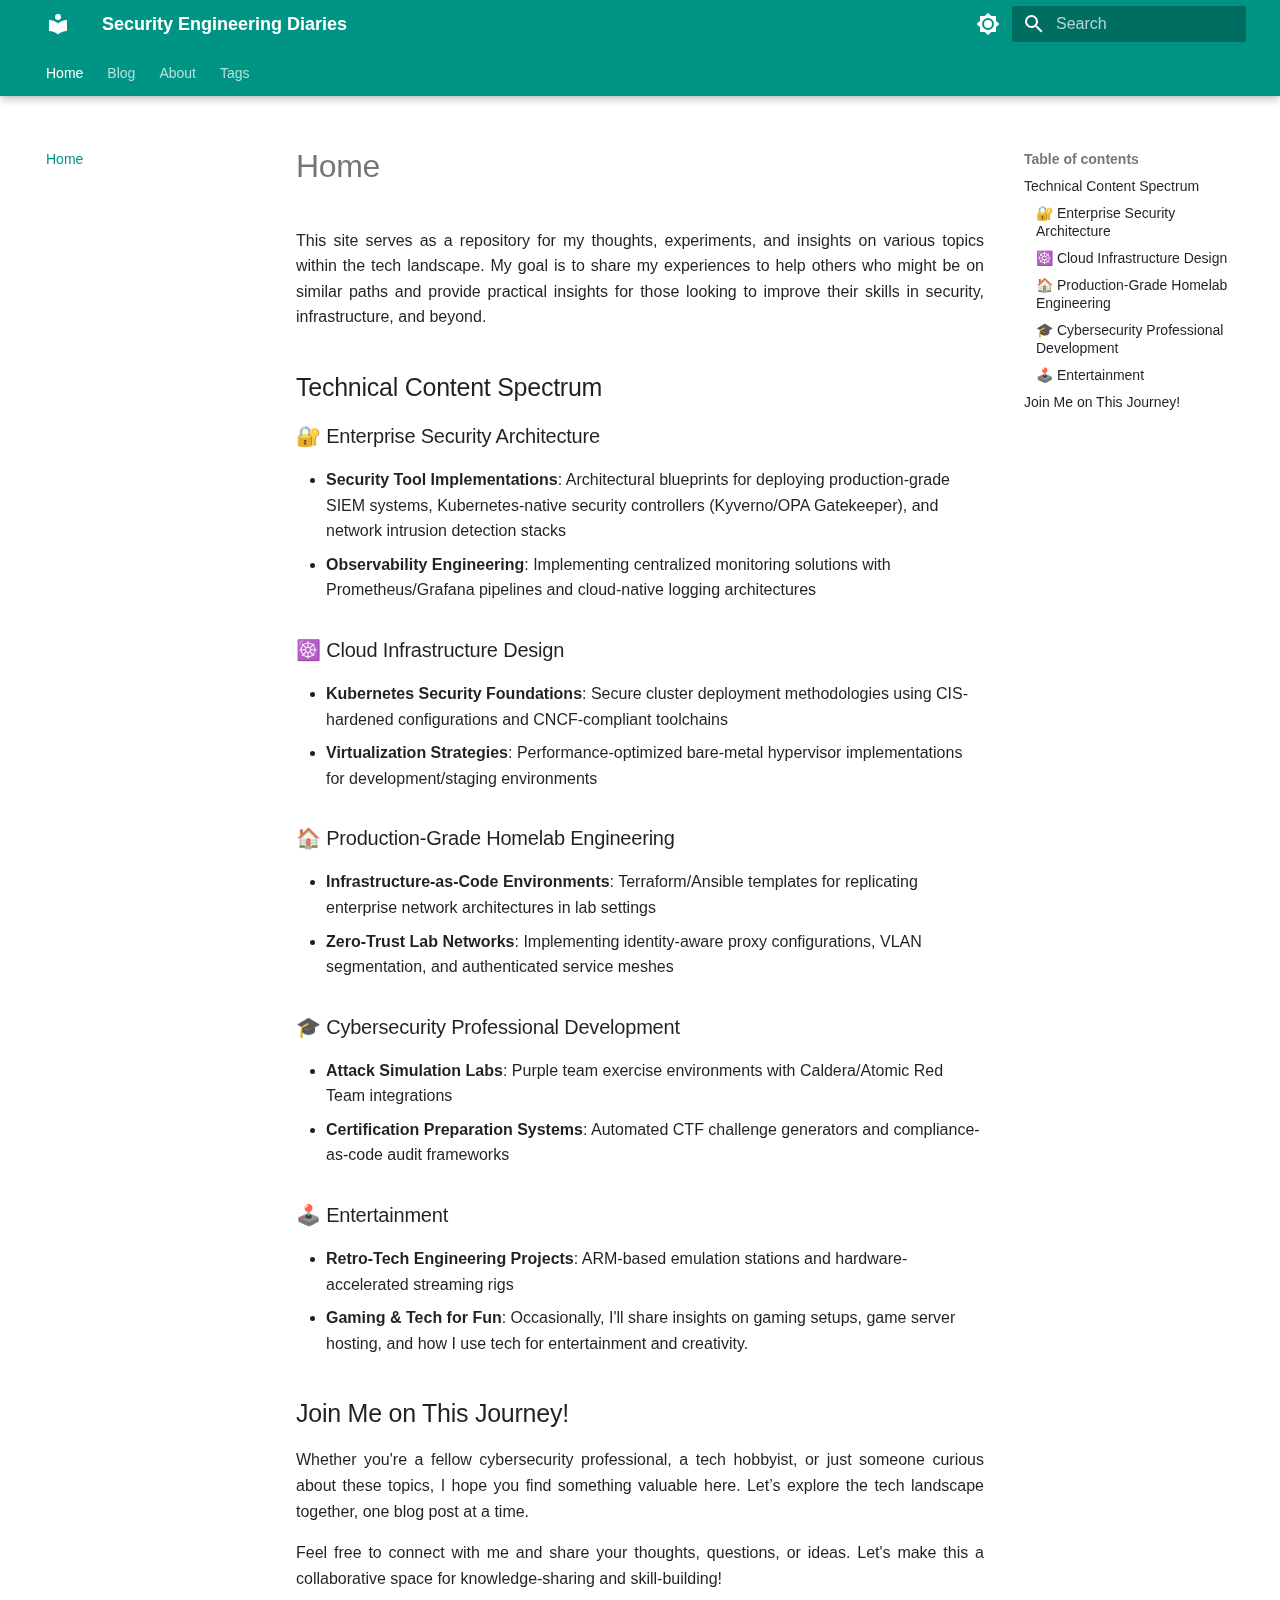
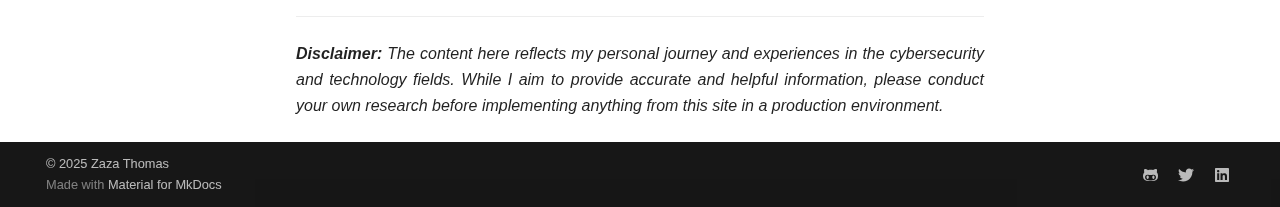
<file: index.html>
<!doctype html>
<html lang="en" class="no-js">
  <head>
    
      <meta charset="utf-8">
      <meta name="viewport" content="width=device-width,initial-scale=1">
      
        <meta name="description" content="My Journey to Cloud Native Mastery">
      
      
      
        <link rel="canonical" href="https://blog.z3cyber.tech/">
      
      
      
        <link rel="next" href="blog/">
      
      
      <link rel="icon" href="assets/images/favicon.png">
      <meta name="generator" content="mkdocs-1.6.1, mkdocs-material-9.6.8">
    
    
      
        <title>Security Engineering Diaries</title>
      
    
    
      <link rel="stylesheet" href="assets/stylesheets/main.8608ea7d.min.css">
      
        
        <link rel="stylesheet" href="assets/stylesheets/palette.06af60db.min.css">
      
      


    
    
      
    
    
      
        
        
        <link rel="preconnect" href="https://fonts.gstatic.com" crossorigin>
        <link rel="stylesheet" href="https://fonts.googleapis.com/css?family=JetBrains:300,300i,400,400i,700,700i%7CJetBrains+Mono:400,400i,700,700i&display=fallback">
        <style>:root{--md-text-font:"JetBrains";--md-code-font:"JetBrains Mono"}</style>
      
    
    
      <link rel="stylesheet" href="extra.css">
    
    <script>__md_scope=new URL(".",location),__md_hash=e=>[...e].reduce(((e,_)=>(e<<5)-e+_.charCodeAt(0)),0),__md_get=(e,_=localStorage,t=__md_scope)=>JSON.parse(_.getItem(t.pathname+"."+e)),__md_set=(e,_,t=localStorage,a=__md_scope)=>{try{t.setItem(a.pathname+"."+e,JSON.stringify(_))}catch(e){}}</script>
    
      

    
    
    
  </head>
  
  
    
    
      
    
    
    
    
    <body dir="ltr" data-md-color-scheme="default" data-md-color-primary="teal" data-md-color-accent="deep-orange">
  
    
    <input class="md-toggle" data-md-toggle="drawer" type="checkbox" id="__drawer" autocomplete="off">
    <input class="md-toggle" data-md-toggle="search" type="checkbox" id="__search" autocomplete="off">
    <label class="md-overlay" for="__drawer"></label>
    <div data-md-component="skip">
      
        
        <a href="#home" class="md-skip">
          Skip to content
        </a>
      
    </div>
    <div data-md-component="announce">
      
    </div>
    
    
      

  

<header class="md-header md-header--shadow md-header--lifted" data-md-component="header">
  <nav class="md-header__inner md-grid" aria-label="Header">
    <a href="." title="Security Engineering Diaries" class="md-header__button md-logo" aria-label="Security Engineering Diaries" data-md-component="logo">
      
  
  <svg xmlns="http://www.w3.org/2000/svg" viewBox="0 0 24 24"><path d="M12 8a3 3 0 0 0 3-3 3 3 0 0 0-3-3 3 3 0 0 0-3 3 3 3 0 0 0 3 3m0 3.54C9.64 9.35 6.5 8 3 8v11c3.5 0 6.64 1.35 9 3.54 2.36-2.19 5.5-3.54 9-3.54V8c-3.5 0-6.64 1.35-9 3.54"/></svg>

    </a>
    <label class="md-header__button md-icon" for="__drawer">
      
      <svg xmlns="http://www.w3.org/2000/svg" viewBox="0 0 24 24"><path d="M3 6h18v2H3zm0 5h18v2H3zm0 5h18v2H3z"/></svg>
    </label>
    <div class="md-header__title" data-md-component="header-title">
      <div class="md-header__ellipsis">
        <div class="md-header__topic">
          <span class="md-ellipsis">
            Security Engineering Diaries
          </span>
        </div>
        <div class="md-header__topic" data-md-component="header-topic">
          <span class="md-ellipsis">
            
              Home
            
          </span>
        </div>
      </div>
    </div>
    
      
        <form class="md-header__option" data-md-component="palette">
  
    
    
    
    <input class="md-option" data-md-color-media="(prefers-color-scheme: light)" data-md-color-scheme="default" data-md-color-primary="teal" data-md-color-accent="deep-orange"  aria-label="Switch to dark mode"  type="radio" name="__palette" id="__palette_0">
    
      <label class="md-header__button md-icon" title="Switch to dark mode" for="__palette_1" hidden>
        <svg xmlns="http://www.w3.org/2000/svg" viewBox="0 0 24 24"><path d="M12 8a4 4 0 0 0-4 4 4 4 0 0 0 4 4 4 4 0 0 0 4-4 4 4 0 0 0-4-4m0 10a6 6 0 0 1-6-6 6 6 0 0 1 6-6 6 6 0 0 1 6 6 6 6 0 0 1-6 6m8-9.31V4h-4.69L12 .69 8.69 4H4v4.69L.69 12 4 15.31V20h4.69L12 23.31 15.31 20H20v-4.69L23.31 12z"/></svg>
      </label>
    
  
    
    
    
    <input class="md-option" data-md-color-media="(prefers-color-scheme: dark)" data-md-color-scheme="slate" data-md-color-primary="teal" data-md-color-accent="deep-orange"  aria-label="Switch to light mode"  type="radio" name="__palette" id="__palette_1">
    
      <label class="md-header__button md-icon" title="Switch to light mode" for="__palette_0" hidden>
        <svg xmlns="http://www.w3.org/2000/svg" viewBox="0 0 24 24"><path d="M12 18c-.89 0-1.74-.2-2.5-.55C11.56 16.5 13 14.42 13 12s-1.44-4.5-3.5-5.45C10.26 6.2 11.11 6 12 6a6 6 0 0 1 6 6 6 6 0 0 1-6 6m8-9.31V4h-4.69L12 .69 8.69 4H4v4.69L.69 12 4 15.31V20h4.69L12 23.31 15.31 20H20v-4.69L23.31 12z"/></svg>
      </label>
    
  
</form>
      
    
    
      <script>var palette=__md_get("__palette");if(palette&&palette.color){if("(prefers-color-scheme)"===palette.color.media){var media=matchMedia("(prefers-color-scheme: light)"),input=document.querySelector(media.matches?"[data-md-color-media='(prefers-color-scheme: light)']":"[data-md-color-media='(prefers-color-scheme: dark)']");palette.color.media=input.getAttribute("data-md-color-media"),palette.color.scheme=input.getAttribute("data-md-color-scheme"),palette.color.primary=input.getAttribute("data-md-color-primary"),palette.color.accent=input.getAttribute("data-md-color-accent")}for(var[key,value]of Object.entries(palette.color))document.body.setAttribute("data-md-color-"+key,value)}</script>
    
    
    
      <label class="md-header__button md-icon" for="__search">
        
        <svg xmlns="http://www.w3.org/2000/svg" viewBox="0 0 24 24"><path d="M9.5 3A6.5 6.5 0 0 1 16 9.5c0 1.61-.59 3.09-1.56 4.23l.27.27h.79l5 5-1.5 1.5-5-5v-.79l-.27-.27A6.52 6.52 0 0 1 9.5 16 6.5 6.5 0 0 1 3 9.5 6.5 6.5 0 0 1 9.5 3m0 2C7 5 5 7 5 9.5S7 14 9.5 14 14 12 14 9.5 12 5 9.5 5"/></svg>
      </label>
      <div class="md-search" data-md-component="search" role="dialog">
  <label class="md-search__overlay" for="__search"></label>
  <div class="md-search__inner" role="search">
    <form class="md-search__form" name="search">
      <input type="text" class="md-search__input" name="query" aria-label="Search" placeholder="Search" autocapitalize="off" autocorrect="off" autocomplete="off" spellcheck="false" data-md-component="search-query" required>
      <label class="md-search__icon md-icon" for="__search">
        
        <svg xmlns="http://www.w3.org/2000/svg" viewBox="0 0 24 24"><path d="M9.5 3A6.5 6.5 0 0 1 16 9.5c0 1.61-.59 3.09-1.56 4.23l.27.27h.79l5 5-1.5 1.5-5-5v-.79l-.27-.27A6.52 6.52 0 0 1 9.5 16 6.5 6.5 0 0 1 3 9.5 6.5 6.5 0 0 1 9.5 3m0 2C7 5 5 7 5 9.5S7 14 9.5 14 14 12 14 9.5 12 5 9.5 5"/></svg>
        
        <svg xmlns="http://www.w3.org/2000/svg" viewBox="0 0 24 24"><path d="M20 11v2H8l5.5 5.5-1.42 1.42L4.16 12l7.92-7.92L13.5 5.5 8 11z"/></svg>
      </label>
      <nav class="md-search__options" aria-label="Search">
        
          <a href="javascript:void(0)" class="md-search__icon md-icon" title="Share" aria-label="Share" data-clipboard data-clipboard-text="" data-md-component="search-share" tabindex="-1">
            
            <svg xmlns="http://www.w3.org/2000/svg" viewBox="0 0 24 24"><path d="M18 16.08c-.76 0-1.44.3-1.96.77L8.91 12.7c.05-.23.09-.46.09-.7s-.04-.47-.09-.7l7.05-4.11c.54.5 1.25.81 2.04.81a3 3 0 0 0 3-3 3 3 0 0 0-3-3 3 3 0 0 0-3 3c0 .24.04.47.09.7L8.04 9.81C7.5 9.31 6.79 9 6 9a3 3 0 0 0-3 3 3 3 0 0 0 3 3c.79 0 1.5-.31 2.04-.81l7.12 4.15c-.05.21-.08.43-.08.66 0 1.61 1.31 2.91 2.92 2.91s2.92-1.3 2.92-2.91A2.92 2.92 0 0 0 18 16.08"/></svg>
          </a>
        
        <button type="reset" class="md-search__icon md-icon" title="Clear" aria-label="Clear" tabindex="-1">
          
          <svg xmlns="http://www.w3.org/2000/svg" viewBox="0 0 24 24"><path d="M19 6.41 17.59 5 12 10.59 6.41 5 5 6.41 10.59 12 5 17.59 6.41 19 12 13.41 17.59 19 19 17.59 13.41 12z"/></svg>
        </button>
      </nav>
      
        <div class="md-search__suggest" data-md-component="search-suggest"></div>
      
    </form>
    <div class="md-search__output">
      <div class="md-search__scrollwrap" tabindex="0" data-md-scrollfix>
        <div class="md-search-result" data-md-component="search-result">
          <div class="md-search-result__meta">
            Initializing search
          </div>
          <ol class="md-search-result__list" role="presentation"></ol>
        </div>
      </div>
    </div>
  </div>
</div>
    
    
  </nav>
  
    
      
<nav class="md-tabs" aria-label="Tabs" data-md-component="tabs">
  <div class="md-grid">
    <ul class="md-tabs__list">
      
        
  
  
    
  
  
    <li class="md-tabs__item md-tabs__item--active">
      <a href="." class="md-tabs__link">
        
  
    
  
  Home

      </a>
    </li>
  

      
        
  
  
  
    
    
      <li class="md-tabs__item">
        <a href="blog/" class="md-tabs__link">
          
  
  Blog

        </a>
      </li>
    
  

      
        
  
  
  
    <li class="md-tabs__item">
      <a href="about/" class="md-tabs__link">
        
  
    
  
  About

      </a>
    </li>
  

      
        
  
  
  
    <li class="md-tabs__item">
      <a href="tags/" class="md-tabs__link">
        
  
    
  
  Tags

      </a>
    </li>
  

      
    </ul>
  </div>
</nav>
    
  
</header>
    
    <div class="md-container" data-md-component="container">
      
      
        
      
      <main class="md-main" data-md-component="main">
        <div class="md-main__inner md-grid">
          
            
              
              <div class="md-sidebar md-sidebar--primary" data-md-component="sidebar" data-md-type="navigation" >
                <div class="md-sidebar__scrollwrap">
                  <div class="md-sidebar__inner">
                    


  


<nav class="md-nav md-nav--primary md-nav--lifted" aria-label="Navigation" data-md-level="0">
  <label class="md-nav__title" for="__drawer">
    <a href="." title="Security Engineering Diaries" class="md-nav__button md-logo" aria-label="Security Engineering Diaries" data-md-component="logo">
      
  
  <svg xmlns="http://www.w3.org/2000/svg" viewBox="0 0 24 24"><path d="M12 8a3 3 0 0 0 3-3 3 3 0 0 0-3-3 3 3 0 0 0-3 3 3 3 0 0 0 3 3m0 3.54C9.64 9.35 6.5 8 3 8v11c3.5 0 6.64 1.35 9 3.54 2.36-2.19 5.5-3.54 9-3.54V8c-3.5 0-6.64 1.35-9 3.54"/></svg>

    </a>
    Security Engineering Diaries
  </label>
  
  <ul class="md-nav__list" data-md-scrollfix>
    
      
      
  
  
    
  
  
  
    <li class="md-nav__item md-nav__item--active">
      
      <input class="md-nav__toggle md-toggle" type="checkbox" id="__toc">
      
      
        
      
      
        <label class="md-nav__link md-nav__link--active" for="__toc">
          
  
  <span class="md-ellipsis">
    Home
    
  </span>
  

          <span class="md-nav__icon md-icon"></span>
        </label>
      
      <a href="." class="md-nav__link md-nav__link--active">
        
  
  <span class="md-ellipsis">
    Home
    
  </span>
  

      </a>
      
        

<nav class="md-nav md-nav--secondary" aria-label="Table of contents">
  
  
  
    
  
  
    <label class="md-nav__title" for="__toc">
      <span class="md-nav__icon md-icon"></span>
      Table of contents
    </label>
    <ul class="md-nav__list" data-md-component="toc" data-md-scrollfix>
      
        <li class="md-nav__item">
  <a href="#technical-content-spectrum" class="md-nav__link">
    <span class="md-ellipsis">
      Technical Content Spectrum
    </span>
  </a>
  
    <nav class="md-nav" aria-label="Technical Content Spectrum">
      <ul class="md-nav__list">
        
          <li class="md-nav__item">
  <a href="#enterprise-security-architecture" class="md-nav__link">
    <span class="md-ellipsis">
      🔐 Enterprise Security Architecture
    </span>
  </a>
  
</li>
        
          <li class="md-nav__item">
  <a href="#cloud-infrastructure-design" class="md-nav__link">
    <span class="md-ellipsis">
      ☸️ Cloud Infrastructure Design
    </span>
  </a>
  
</li>
        
          <li class="md-nav__item">
  <a href="#production-grade-homelab-engineering" class="md-nav__link">
    <span class="md-ellipsis">
      🏠 Production-Grade Homelab Engineering
    </span>
  </a>
  
</li>
        
          <li class="md-nav__item">
  <a href="#cybersecurity-professional-development" class="md-nav__link">
    <span class="md-ellipsis">
      🎓 Cybersecurity Professional Development
    </span>
  </a>
  
</li>
        
          <li class="md-nav__item">
  <a href="#entertainment" class="md-nav__link">
    <span class="md-ellipsis">
      🕹️ Entertainment
    </span>
  </a>
  
</li>
        
      </ul>
    </nav>
  
</li>
      
        <li class="md-nav__item">
  <a href="#join-me-on-this-journey" class="md-nav__link">
    <span class="md-ellipsis">
      Join Me on This Journey!
    </span>
  </a>
  
</li>
      
    </ul>
  
</nav>
      
    </li>
  

    
      
      
  
  
  
  
    
    
    
      
      
        
      
    
    
    <li class="md-nav__item md-nav__item--nested">
      
        
        
          
        
        <input class="md-nav__toggle md-toggle md-toggle--indeterminate" type="checkbox" id="__nav_2" >
        
          
          <label class="md-nav__link" for="__nav_2" id="__nav_2_label" tabindex="0">
            
  
  <span class="md-ellipsis">
    Blog
    
  </span>
  

            <span class="md-nav__icon md-icon"></span>
          </label>
        
        <nav class="md-nav" data-md-level="1" aria-labelledby="__nav_2_label" aria-expanded="false">
          <label class="md-nav__title" for="__nav_2">
            <span class="md-nav__icon md-icon"></span>
            Blog
          </label>
          <ul class="md-nav__list" data-md-scrollfix>
            
              
                
  
  
  
    
  
  
    <li class="md-nav__item">
      <a href="blog/" class="md-nav__link">
        
  
  <span class="md-ellipsis">
    Blog
    
  </span>
  

      </a>
    </li>
  

              
            
              
                
  
  
  
  
    
    
    
      
      
        
      
    
    
    <li class="md-nav__item md-nav__item--nested">
      
        
        
          
        
        <input class="md-nav__toggle md-toggle md-toggle--indeterminate" type="checkbox" id="__nav_2_2" >
        
          
          <label class="md-nav__link" for="__nav_2_2" id="__nav_2_2_label" tabindex="0">
            
  
  <span class="md-ellipsis">
    Archive
    
  </span>
  

            <span class="md-nav__icon md-icon"></span>
          </label>
        
        <nav class="md-nav" data-md-level="2" aria-labelledby="__nav_2_2_label" aria-expanded="false">
          <label class="md-nav__title" for="__nav_2_2">
            <span class="md-nav__icon md-icon"></span>
            Archive
          </label>
          <ul class="md-nav__list" data-md-scrollfix>
            
              
                
  
  
  
    
  
  
    <li class="md-nav__item">
      <a href="blog/archive/2025/" class="md-nav__link">
        
  
  <span class="md-ellipsis">
    2025
    
  </span>
  

      </a>
    </li>
  

              
            
          </ul>
        </nav>
      
    </li>
  

              
            
              
                
  
  
  
  
    
    
    
      
      
        
      
    
    
    <li class="md-nav__item md-nav__item--nested">
      
        
        
          
        
        <input class="md-nav__toggle md-toggle md-toggle--indeterminate" type="checkbox" id="__nav_2_3" >
        
          
          <label class="md-nav__link" for="__nav_2_3" id="__nav_2_3_label" tabindex="0">
            
  
  <span class="md-ellipsis">
    Categories
    
  </span>
  

            <span class="md-nav__icon md-icon"></span>
          </label>
        
        <nav class="md-nav" data-md-level="2" aria-labelledby="__nav_2_3_label" aria-expanded="false">
          <label class="md-nav__title" for="__nav_2_3">
            <span class="md-nav__icon md-icon"></span>
            Categories
          </label>
          <ul class="md-nav__list" data-md-scrollfix>
            
              
                
  
  
  
    
  
  
    <li class="md-nav__item">
      <a href="blog/category/cloud-security/" class="md-nav__link">
        
  
  <span class="md-ellipsis">
    Cloud Security
    
  </span>
  

      </a>
    </li>
  

              
            
              
                
  
  
  
    
  
  
    <li class="md-nav__item">
      <a href="blog/category/homelab/" class="md-nav__link">
        
  
  <span class="md-ellipsis">
    Homelab
    
  </span>
  

      </a>
    </li>
  

              
            
          </ul>
        </nav>
      
    </li>
  

              
            
          </ul>
        </nav>
      
    </li>
  

    
      
      
  
  
  
  
    <li class="md-nav__item">
      <a href="about/" class="md-nav__link">
        
  
  <span class="md-ellipsis">
    About
    
  </span>
  

      </a>
    </li>
  

    
      
      
  
  
  
  
    <li class="md-nav__item">
      <a href="tags/" class="md-nav__link">
        
  
  <span class="md-ellipsis">
    Tags
    
  </span>
  

      </a>
    </li>
  

    
  </ul>
</nav>
                  </div>
                </div>
              </div>
            
            
              
              <div class="md-sidebar md-sidebar--secondary" data-md-component="sidebar" data-md-type="toc" >
                <div class="md-sidebar__scrollwrap">
                  <div class="md-sidebar__inner">
                    

<nav class="md-nav md-nav--secondary" aria-label="Table of contents">
  
  
  
    
  
  
    <label class="md-nav__title" for="__toc">
      <span class="md-nav__icon md-icon"></span>
      Table of contents
    </label>
    <ul class="md-nav__list" data-md-component="toc" data-md-scrollfix>
      
        <li class="md-nav__item">
  <a href="#technical-content-spectrum" class="md-nav__link">
    <span class="md-ellipsis">
      Technical Content Spectrum
    </span>
  </a>
  
    <nav class="md-nav" aria-label="Technical Content Spectrum">
      <ul class="md-nav__list">
        
          <li class="md-nav__item">
  <a href="#enterprise-security-architecture" class="md-nav__link">
    <span class="md-ellipsis">
      🔐 Enterprise Security Architecture
    </span>
  </a>
  
</li>
        
          <li class="md-nav__item">
  <a href="#cloud-infrastructure-design" class="md-nav__link">
    <span class="md-ellipsis">
      ☸️ Cloud Infrastructure Design
    </span>
  </a>
  
</li>
        
          <li class="md-nav__item">
  <a href="#production-grade-homelab-engineering" class="md-nav__link">
    <span class="md-ellipsis">
      🏠 Production-Grade Homelab Engineering
    </span>
  </a>
  
</li>
        
          <li class="md-nav__item">
  <a href="#cybersecurity-professional-development" class="md-nav__link">
    <span class="md-ellipsis">
      🎓 Cybersecurity Professional Development
    </span>
  </a>
  
</li>
        
          <li class="md-nav__item">
  <a href="#entertainment" class="md-nav__link">
    <span class="md-ellipsis">
      🕹️ Entertainment
    </span>
  </a>
  
</li>
        
      </ul>
    </nav>
  
</li>
      
        <li class="md-nav__item">
  <a href="#join-me-on-this-journey" class="md-nav__link">
    <span class="md-ellipsis">
      Join Me on This Journey!
    </span>
  </a>
  
</li>
      
    </ul>
  
</nav>
                  </div>
                </div>
              </div>
            
          
          
            <div class="md-content" data-md-component="content">
              <article class="md-content__inner md-typeset">
                
                  



<h1 id="home">Home</h1>
<p>This site serves as a repository for my thoughts, experiments, and insights on various topics within the tech landscape. My goal is to share my experiences to help others who might be on similar paths and provide practical insights for those looking to improve their skills in security, infrastructure, and beyond.</p>
<h2 id="technical-content-spectrum">Technical Content Spectrum</h2>
<h3 id="enterprise-security-architecture">🔐 Enterprise Security Architecture</h3>
<ul>
<li><strong>Security Tool Implementations</strong>: Architectural blueprints for deploying production-grade SIEM systems, Kubernetes-native security controllers (Kyverno/OPA Gatekeeper), and network intrusion detection stacks  </li>
<li><strong>Observability Engineering</strong>: Implementing centralized monitoring solutions with Prometheus/Grafana pipelines and cloud-native logging architectures  </li>
</ul>
<h3 id="cloud-infrastructure-design">☸️ Cloud Infrastructure Design</h3>
<ul>
<li><strong>Kubernetes Security Foundations</strong>: Secure cluster deployment methodologies using CIS-hardened configurations and CNCF-compliant toolchains  </li>
<li><strong>Virtualization Strategies</strong>: Performance-optimized bare-metal hypervisor implementations for development/staging environments  </li>
</ul>
<h3 id="production-grade-homelab-engineering">🏠 Production-Grade Homelab Engineering</h3>
<ul>
<li><strong>Infrastructure-as-Code Environments</strong>: Terraform/Ansible templates for replicating enterprise network architectures in lab settings  </li>
<li><strong>Zero-Trust Lab Networks</strong>: Implementing identity-aware proxy configurations, VLAN segmentation, and authenticated service meshes  </li>
</ul>
<h3 id="cybersecurity-professional-development">🎓 Cybersecurity Professional Development</h3>
<ul>
<li><strong>Attack Simulation Labs</strong>: Purple team exercise environments with Caldera/Atomic Red Team integrations  </li>
<li><strong>Certification Preparation Systems</strong>: Automated CTF challenge generators and compliance-as-code audit frameworks  </li>
</ul>
<h3 id="entertainment">🕹️ Entertainment</h3>
<ul>
<li><strong>Retro-Tech Engineering Projects</strong>: ARM-based emulation stations and hardware-accelerated streaming rigs  </li>
<li><strong>Gaming &amp; Tech for Fun</strong>: Occasionally, I'll share insights on gaming setups, game server hosting, and how I use tech for entertainment and creativity.</li>
</ul>
<h2 id="join-me-on-this-journey">Join Me on This Journey!</h2>
<p>Whether you're a fellow cybersecurity professional, a tech hobbyist, or just someone curious about these topics, I hope you find something valuable here. Let’s explore the tech landscape together, one blog post at a time.</p>
<p>Feel free to connect with me and share your thoughts, questions, or ideas. Let's make this a collaborative space for knowledge-sharing and skill-building!</p>
<hr />
<p><em><strong>Disclaimer:</strong> The content here reflects my personal journey and experiences in the cybersecurity and technology fields. While I aim to provide accurate and helpful information, please conduct your own research before implementing anything from this site in a production environment.</em></p>











<script src="https://giscus.app/client.js"
        data-repo="zazathomas/Security-Engineering-Diaries"
        data-repo-id="R_kgDONOsaCg"
        data-category="Announcements"
        data-category-id="DIC_kwDONOsaCs4CoCaX"
        data-mapping="title"
        data-strict="0"
        data-reactions-enabled="1"
        data-emit-metadata="1"
        data-input-position="top"
        data-theme="preferred_color_scheme"
        data-lang="en"
        crossorigin="anonymous"
        async>
</script>
                
              </article>
            </div>
          
          
  <script>var tabs=__md_get("__tabs");if(Array.isArray(tabs))e:for(var set of document.querySelectorAll(".tabbed-set")){var labels=set.querySelector(".tabbed-labels");for(var tab of tabs)for(var label of labels.getElementsByTagName("label"))if(label.innerText.trim()===tab){var input=document.getElementById(label.htmlFor);input.checked=!0;continue e}}</script>

<script>var target=document.getElementById(location.hash.slice(1));target&&target.name&&(target.checked=target.name.startsWith("__tabbed_"))</script>
        </div>
        
          <button type="button" class="md-top md-icon" data-md-component="top" hidden>
  
  <svg xmlns="http://www.w3.org/2000/svg" viewBox="0 0 24 24"><path d="M13 20h-2V8l-5.5 5.5-1.42-1.42L12 4.16l7.92 7.92-1.42 1.42L13 8z"/></svg>
  Back to top
</button>
        
      </main>
      
        <footer class="md-footer">
  
  <div class="md-footer-meta md-typeset">
    <div class="md-footer-meta__inner md-grid">
      <div class="md-copyright">
  
    <div class="md-copyright__highlight">
      &copy; 2025 <a href="https://github.com/zazathomas"  target="_blank" rel="noopener">Zaza Thomas</a>
    </div>
  
  
    Made with
    <a href="https://squidfunk.github.io/mkdocs-material/" target="_blank" rel="noopener">
      Material for MkDocs
    </a>
  
</div>
      
        <div class="md-social">
  
    
    
    
    
      
      
    
    <a href="https://github.com/zazathomas" target="_blank" rel="noopener" title="github.com" class="md-social__link">
      <svg xmlns="http://www.w3.org/2000/svg" viewBox="0 0 480 512"><!--! Font Awesome Free 6.7.2 by @fontawesome - https://fontawesome.com License - https://fontawesome.com/license/free (Icons: CC BY 4.0, Fonts: SIL OFL 1.1, Code: MIT License) Copyright 2024 Fonticons, Inc.--><path d="M186.1 328.7c0 20.9-10.9 55.1-36.7 55.1s-36.7-34.2-36.7-55.1 10.9-55.1 36.7-55.1 36.7 34.2 36.7 55.1M480 278.2c0 31.9-3.2 65.7-17.5 95-37.9 76.6-142.1 74.8-216.7 74.8-75.8 0-186.2 2.7-225.6-74.8-14.6-29-20.2-63.1-20.2-95 0-41.9 13.9-81.5 41.5-113.6-5.2-15.8-7.7-32.4-7.7-48.8 0-21.5 4.9-32.3 14.6-51.8 45.3 0 74.3 9 108.8 36 29-6.9 58.8-10 88.7-10 27 0 54.2 2.9 80.4 9.2 34-26.7 63-35.2 107.8-35.2 9.8 19.5 14.6 30.3 14.6 51.8 0 16.4-2.6 32.7-7.7 48.2 27.5 32.4 39 72.3 39 114.2m-64.3 50.5c0-43.9-26.7-82.6-73.5-82.6-18.9 0-37 3.4-56 6-14.9 2.3-29.8 3.2-45.1 3.2-15.2 0-30.1-.9-45.1-3.2-18.7-2.6-37-6-56-6-46.8 0-73.5 38.7-73.5 82.6 0 87.8 80.4 101.3 150.4 101.3h48.2c70.3 0 150.6-13.4 150.6-101.3m-82.6-55.1c-25.8 0-36.7 34.2-36.7 55.1s10.9 55.1 36.7 55.1 36.7-34.2 36.7-55.1-10.9-55.1-36.7-55.1"/></svg>
    </a>
  
    
    
    
    
      
      
    
    <a href="https://twitter.com/zazathomas" target="_blank" rel="noopener" title="twitter.com" class="md-social__link">
      <svg xmlns="http://www.w3.org/2000/svg" viewBox="0 0 512 512"><!--! Font Awesome Free 6.7.2 by @fontawesome - https://fontawesome.com License - https://fontawesome.com/license/free (Icons: CC BY 4.0, Fonts: SIL OFL 1.1, Code: MIT License) Copyright 2024 Fonticons, Inc.--><path d="M459.37 151.716c.325 4.548.325 9.097.325 13.645 0 138.72-105.583 298.558-298.558 298.558-59.452 0-114.68-17.219-161.137-47.106 8.447.974 16.568 1.299 25.34 1.299 49.055 0 94.213-16.568 130.274-44.832-46.132-.975-84.792-31.188-98.112-72.772 6.498.974 12.995 1.624 19.818 1.624 9.421 0 18.843-1.3 27.614-3.573-48.081-9.747-84.143-51.98-84.143-102.985v-1.299c13.969 7.797 30.214 12.67 47.431 13.319-28.264-18.843-46.781-51.005-46.781-87.391 0-19.492 5.197-37.36 14.294-52.954 51.655 63.675 129.3 105.258 216.365 109.807-1.624-7.797-2.599-15.918-2.599-24.04 0-57.828 46.782-104.934 104.934-104.934 30.213 0 57.502 12.67 76.67 33.137 23.715-4.548 46.456-13.32 66.599-25.34-7.798 24.366-24.366 44.833-46.132 57.827 21.117-2.273 41.584-8.122 60.426-16.243-14.292 20.791-32.161 39.308-52.628 54.253"/></svg>
    </a>
  
    
    
    
    
      
      
    
    <a href="https://www.linkedin.com/in/zazathomas" target="_blank" rel="noopener" title="www.linkedin.com" class="md-social__link">
      <svg xmlns="http://www.w3.org/2000/svg" viewBox="0 0 448 512"><!--! Font Awesome Free 6.7.2 by @fontawesome - https://fontawesome.com License - https://fontawesome.com/license/free (Icons: CC BY 4.0, Fonts: SIL OFL 1.1, Code: MIT License) Copyright 2024 Fonticons, Inc.--><path d="M416 32H31.9C14.3 32 0 46.5 0 64.3v383.4C0 465.5 14.3 480 31.9 480H416c17.6 0 32-14.5 32-32.3V64.3c0-17.8-14.4-32.3-32-32.3M135.4 416H69V202.2h66.5V416zm-33.2-243c-21.3 0-38.5-17.3-38.5-38.5S80.9 96 102.2 96c21.2 0 38.5 17.3 38.5 38.5 0 21.3-17.2 38.5-38.5 38.5m282.1 243h-66.4V312c0-24.8-.5-56.7-34.5-56.7-34.6 0-39.9 27-39.9 54.9V416h-66.4V202.2h63.7v29.2h.9c8.9-16.8 30.6-34.5 62.9-34.5 67.2 0 79.7 44.3 79.7 101.9z"/></svg>
    </a>
  
</div>
      
    </div>
  </div>
</footer>
      
    </div>
    <div class="md-dialog" data-md-component="dialog">
      <div class="md-dialog__inner md-typeset"></div>
    </div>
    
      <div class="md-progress" data-md-component="progress" role="progressbar"></div>
    
    
    <script id="__config" type="application/json">{"base": ".", "features": ["navigation.tabs", "navigation.tabs.sticky", "navigation.sections", "navigation.instant", "navigation.instant.progress", "navigation.instant.preview", "navigation.tracking", "navigation.expand", "navigation.path", "navigation.top", "toc.follow", "search.suggest", "search.highlight", "search.share", "content.tabs.link", "content.code.annotation", "content.code.copy"], "search": "assets/javascripts/workers/search.f8cc74c7.min.js", "translations": {"clipboard.copied": "Copied to clipboard", "clipboard.copy": "Copy to clipboard", "search.result.more.one": "1 more on this page", "search.result.more.other": "# more on this page", "search.result.none": "No matching documents", "search.result.one": "1 matching document", "search.result.other": "# matching documents", "search.result.placeholder": "Type to start searching", "search.result.term.missing": "Missing", "select.version": "Select version"}}</script>
    
    
      <script src="assets/javascripts/bundle.c8b220af.min.js"></script>
      
    
  </body>
</html>
</file>
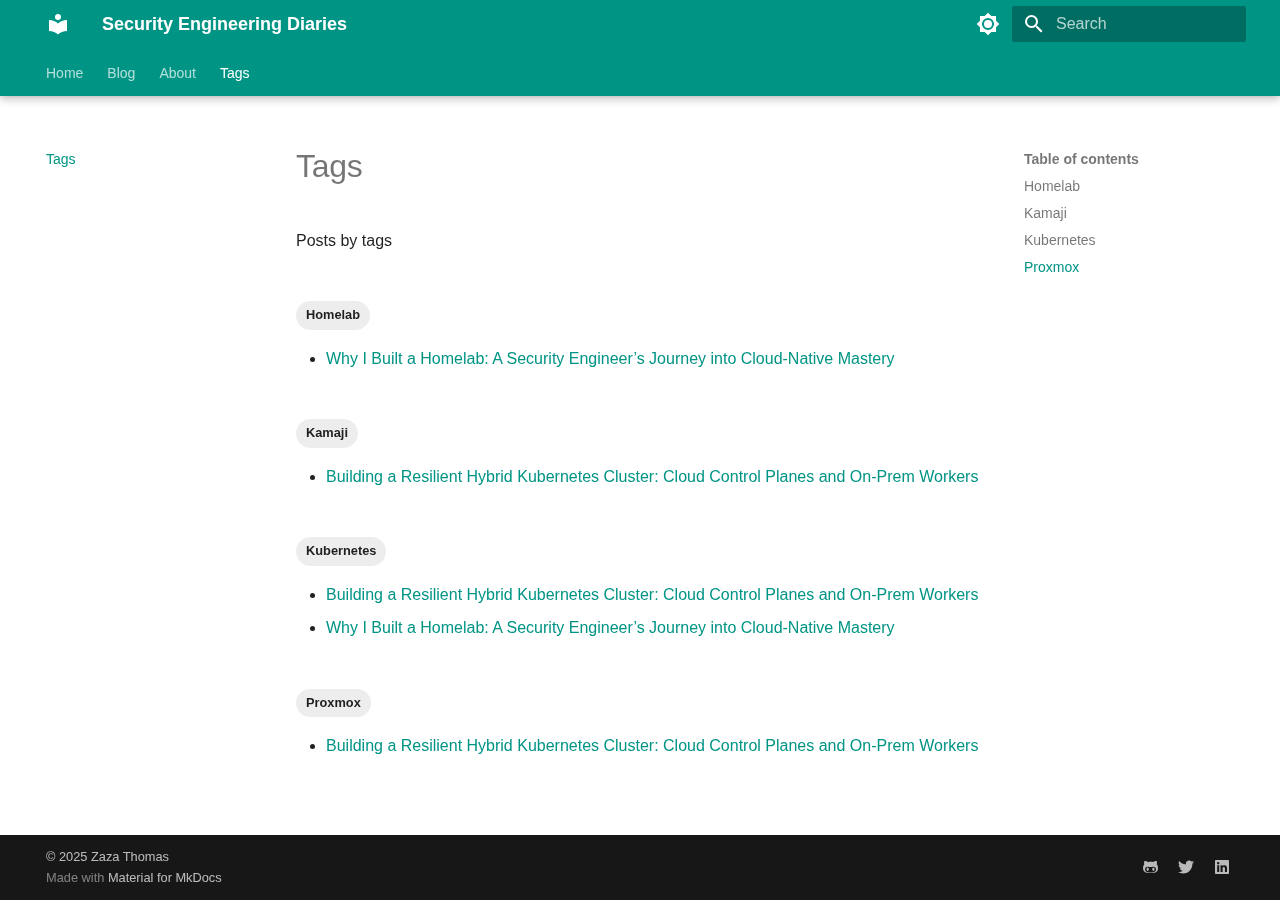
<file: tags/index.html>
<!doctype html>
<html lang="en" class="no-js">
  <head>
    
      <meta charset="utf-8">
      <meta name="viewport" content="width=device-width,initial-scale=1">
      
        <meta name="description" content="My Journey to Cloud Native Mastery">
      
      
      
        <link rel="canonical" href="https://blog.z3cyber.tech/tags/">
      
      
        <link rel="prev" href="../about/">
      
      
      
      <link rel="icon" href="../assets/images/favicon.png">
      <meta name="generator" content="mkdocs-1.6.1, mkdocs-material-9.6.8">
    
    
      
        <title>Tags - Security Engineering Diaries</title>
      
    
    
      <link rel="stylesheet" href="../assets/stylesheets/main.8608ea7d.min.css">
      
        
        <link rel="stylesheet" href="../assets/stylesheets/palette.06af60db.min.css">
      
      


    
    
      
    
    
      
        
        
        <link rel="preconnect" href="https://fonts.gstatic.com" crossorigin>
        <link rel="stylesheet" href="https://fonts.googleapis.com/css?family=JetBrains:300,300i,400,400i,700,700i%7CJetBrains+Mono:400,400i,700,700i&display=fallback">
        <style>:root{--md-text-font:"JetBrains";--md-code-font:"JetBrains Mono"}</style>
      
    
    
      <link rel="stylesheet" href="../extra.css">
    
    <script>__md_scope=new URL("..",location),__md_hash=e=>[...e].reduce(((e,_)=>(e<<5)-e+_.charCodeAt(0)),0),__md_get=(e,_=localStorage,t=__md_scope)=>JSON.parse(_.getItem(t.pathname+"."+e)),__md_set=(e,_,t=localStorage,a=__md_scope)=>{try{t.setItem(a.pathname+"."+e,JSON.stringify(_))}catch(e){}}</script>
    
      

    
    
    
  </head>
  
  
    
    
      
    
    
    
    
    <body dir="ltr" data-md-color-scheme="default" data-md-color-primary="teal" data-md-color-accent="deep-orange">
  
    
    <input class="md-toggle" data-md-toggle="drawer" type="checkbox" id="__drawer" autocomplete="off">
    <input class="md-toggle" data-md-toggle="search" type="checkbox" id="__search" autocomplete="off">
    <label class="md-overlay" for="__drawer"></label>
    <div data-md-component="skip">
      
        
        <a href="#tags" class="md-skip">
          Skip to content
        </a>
      
    </div>
    <div data-md-component="announce">
      
    </div>
    
    
      

  

<header class="md-header md-header--shadow md-header--lifted" data-md-component="header">
  <nav class="md-header__inner md-grid" aria-label="Header">
    <a href=".." title="Security Engineering Diaries" class="md-header__button md-logo" aria-label="Security Engineering Diaries" data-md-component="logo">
      
  
  <svg xmlns="http://www.w3.org/2000/svg" viewBox="0 0 24 24"><path d="M12 8a3 3 0 0 0 3-3 3 3 0 0 0-3-3 3 3 0 0 0-3 3 3 3 0 0 0 3 3m0 3.54C9.64 9.35 6.5 8 3 8v11c3.5 0 6.64 1.35 9 3.54 2.36-2.19 5.5-3.54 9-3.54V8c-3.5 0-6.64 1.35-9 3.54"/></svg>

    </a>
    <label class="md-header__button md-icon" for="__drawer">
      
      <svg xmlns="http://www.w3.org/2000/svg" viewBox="0 0 24 24"><path d="M3 6h18v2H3zm0 5h18v2H3zm0 5h18v2H3z"/></svg>
    </label>
    <div class="md-header__title" data-md-component="header-title">
      <div class="md-header__ellipsis">
        <div class="md-header__topic">
          <span class="md-ellipsis">
            Security Engineering Diaries
          </span>
        </div>
        <div class="md-header__topic" data-md-component="header-topic">
          <span class="md-ellipsis">
            
              Tags
            
          </span>
        </div>
      </div>
    </div>
    
      
        <form class="md-header__option" data-md-component="palette">
  
    
    
    
    <input class="md-option" data-md-color-media="(prefers-color-scheme: light)" data-md-color-scheme="default" data-md-color-primary="teal" data-md-color-accent="deep-orange"  aria-label="Switch to dark mode"  type="radio" name="__palette" id="__palette_0">
    
      <label class="md-header__button md-icon" title="Switch to dark mode" for="__palette_1" hidden>
        <svg xmlns="http://www.w3.org/2000/svg" viewBox="0 0 24 24"><path d="M12 8a4 4 0 0 0-4 4 4 4 0 0 0 4 4 4 4 0 0 0 4-4 4 4 0 0 0-4-4m0 10a6 6 0 0 1-6-6 6 6 0 0 1 6-6 6 6 0 0 1 6 6 6 6 0 0 1-6 6m8-9.31V4h-4.69L12 .69 8.69 4H4v4.69L.69 12 4 15.31V20h4.69L12 23.31 15.31 20H20v-4.69L23.31 12z"/></svg>
      </label>
    
  
    
    
    
    <input class="md-option" data-md-color-media="(prefers-color-scheme: dark)" data-md-color-scheme="slate" data-md-color-primary="teal" data-md-color-accent="deep-orange"  aria-label="Switch to light mode"  type="radio" name="__palette" id="__palette_1">
    
      <label class="md-header__button md-icon" title="Switch to light mode" for="__palette_0" hidden>
        <svg xmlns="http://www.w3.org/2000/svg" viewBox="0 0 24 24"><path d="M12 18c-.89 0-1.74-.2-2.5-.55C11.56 16.5 13 14.42 13 12s-1.44-4.5-3.5-5.45C10.26 6.2 11.11 6 12 6a6 6 0 0 1 6 6 6 6 0 0 1-6 6m8-9.31V4h-4.69L12 .69 8.69 4H4v4.69L.69 12 4 15.31V20h4.69L12 23.31 15.31 20H20v-4.69L23.31 12z"/></svg>
      </label>
    
  
</form>
      
    
    
      <script>var palette=__md_get("__palette");if(palette&&palette.color){if("(prefers-color-scheme)"===palette.color.media){var media=matchMedia("(prefers-color-scheme: light)"),input=document.querySelector(media.matches?"[data-md-color-media='(prefers-color-scheme: light)']":"[data-md-color-media='(prefers-color-scheme: dark)']");palette.color.media=input.getAttribute("data-md-color-media"),palette.color.scheme=input.getAttribute("data-md-color-scheme"),palette.color.primary=input.getAttribute("data-md-color-primary"),palette.color.accent=input.getAttribute("data-md-color-accent")}for(var[key,value]of Object.entries(palette.color))document.body.setAttribute("data-md-color-"+key,value)}</script>
    
    
    
      <label class="md-header__button md-icon" for="__search">
        
        <svg xmlns="http://www.w3.org/2000/svg" viewBox="0 0 24 24"><path d="M9.5 3A6.5 6.5 0 0 1 16 9.5c0 1.61-.59 3.09-1.56 4.23l.27.27h.79l5 5-1.5 1.5-5-5v-.79l-.27-.27A6.52 6.52 0 0 1 9.5 16 6.5 6.5 0 0 1 3 9.5 6.5 6.5 0 0 1 9.5 3m0 2C7 5 5 7 5 9.5S7 14 9.5 14 14 12 14 9.5 12 5 9.5 5"/></svg>
      </label>
      <div class="md-search" data-md-component="search" role="dialog">
  <label class="md-search__overlay" for="__search"></label>
  <div class="md-search__inner" role="search">
    <form class="md-search__form" name="search">
      <input type="text" class="md-search__input" name="query" aria-label="Search" placeholder="Search" autocapitalize="off" autocorrect="off" autocomplete="off" spellcheck="false" data-md-component="search-query" required>
      <label class="md-search__icon md-icon" for="__search">
        
        <svg xmlns="http://www.w3.org/2000/svg" viewBox="0 0 24 24"><path d="M9.5 3A6.5 6.5 0 0 1 16 9.5c0 1.61-.59 3.09-1.56 4.23l.27.27h.79l5 5-1.5 1.5-5-5v-.79l-.27-.27A6.52 6.52 0 0 1 9.5 16 6.5 6.5 0 0 1 3 9.5 6.5 6.5 0 0 1 9.5 3m0 2C7 5 5 7 5 9.5S7 14 9.5 14 14 12 14 9.5 12 5 9.5 5"/></svg>
        
        <svg xmlns="http://www.w3.org/2000/svg" viewBox="0 0 24 24"><path d="M20 11v2H8l5.5 5.5-1.42 1.42L4.16 12l7.92-7.92L13.5 5.5 8 11z"/></svg>
      </label>
      <nav class="md-search__options" aria-label="Search">
        
          <a href="javascript:void(0)" class="md-search__icon md-icon" title="Share" aria-label="Share" data-clipboard data-clipboard-text="" data-md-component="search-share" tabindex="-1">
            
            <svg xmlns="http://www.w3.org/2000/svg" viewBox="0 0 24 24"><path d="M18 16.08c-.76 0-1.44.3-1.96.77L8.91 12.7c.05-.23.09-.46.09-.7s-.04-.47-.09-.7l7.05-4.11c.54.5 1.25.81 2.04.81a3 3 0 0 0 3-3 3 3 0 0 0-3-3 3 3 0 0 0-3 3c0 .24.04.47.09.7L8.04 9.81C7.5 9.31 6.79 9 6 9a3 3 0 0 0-3 3 3 3 0 0 0 3 3c.79 0 1.5-.31 2.04-.81l7.12 4.15c-.05.21-.08.43-.08.66 0 1.61 1.31 2.91 2.92 2.91s2.92-1.3 2.92-2.91A2.92 2.92 0 0 0 18 16.08"/></svg>
          </a>
        
        <button type="reset" class="md-search__icon md-icon" title="Clear" aria-label="Clear" tabindex="-1">
          
          <svg xmlns="http://www.w3.org/2000/svg" viewBox="0 0 24 24"><path d="M19 6.41 17.59 5 12 10.59 6.41 5 5 6.41 10.59 12 5 17.59 6.41 19 12 13.41 17.59 19 19 17.59 13.41 12z"/></svg>
        </button>
      </nav>
      
        <div class="md-search__suggest" data-md-component="search-suggest"></div>
      
    </form>
    <div class="md-search__output">
      <div class="md-search__scrollwrap" tabindex="0" data-md-scrollfix>
        <div class="md-search-result" data-md-component="search-result">
          <div class="md-search-result__meta">
            Initializing search
          </div>
          <ol class="md-search-result__list" role="presentation"></ol>
        </div>
      </div>
    </div>
  </div>
</div>
    
    
  </nav>
  
    
      
<nav class="md-tabs" aria-label="Tabs" data-md-component="tabs">
  <div class="md-grid">
    <ul class="md-tabs__list">
      
        
  
  
  
    <li class="md-tabs__item">
      <a href=".." class="md-tabs__link">
        
  
    
  
  Home

      </a>
    </li>
  

      
        
  
  
  
    
    
      <li class="md-tabs__item">
        <a href="../blog/" class="md-tabs__link">
          
  
  Blog

        </a>
      </li>
    
  

      
        
  
  
  
    <li class="md-tabs__item">
      <a href="../about/" class="md-tabs__link">
        
  
    
  
  About

      </a>
    </li>
  

      
        
  
  
    
  
  
    <li class="md-tabs__item md-tabs__item--active">
      <a href="./" class="md-tabs__link">
        
  
    
  
  Tags

      </a>
    </li>
  

      
    </ul>
  </div>
</nav>
    
  
</header>
    
    <div class="md-container" data-md-component="container">
      
      
        
      
      <main class="md-main" data-md-component="main">
        <div class="md-main__inner md-grid">
          
            
              
              <div class="md-sidebar md-sidebar--primary" data-md-component="sidebar" data-md-type="navigation" >
                <div class="md-sidebar__scrollwrap">
                  <div class="md-sidebar__inner">
                    


  


<nav class="md-nav md-nav--primary md-nav--lifted" aria-label="Navigation" data-md-level="0">
  <label class="md-nav__title" for="__drawer">
    <a href=".." title="Security Engineering Diaries" class="md-nav__button md-logo" aria-label="Security Engineering Diaries" data-md-component="logo">
      
  
  <svg xmlns="http://www.w3.org/2000/svg" viewBox="0 0 24 24"><path d="M12 8a3 3 0 0 0 3-3 3 3 0 0 0-3-3 3 3 0 0 0-3 3 3 3 0 0 0 3 3m0 3.54C9.64 9.35 6.5 8 3 8v11c3.5 0 6.64 1.35 9 3.54 2.36-2.19 5.5-3.54 9-3.54V8c-3.5 0-6.64 1.35-9 3.54"/></svg>

    </a>
    Security Engineering Diaries
  </label>
  
  <ul class="md-nav__list" data-md-scrollfix>
    
      
      
  
  
  
  
    <li class="md-nav__item">
      <a href=".." class="md-nav__link">
        
  
  <span class="md-ellipsis">
    Home
    
  </span>
  

      </a>
    </li>
  

    
      
      
  
  
  
  
    
    
    
      
      
        
      
    
    
    <li class="md-nav__item md-nav__item--nested">
      
        
        
          
        
        <input class="md-nav__toggle md-toggle md-toggle--indeterminate" type="checkbox" id="__nav_2" >
        
          
          <label class="md-nav__link" for="__nav_2" id="__nav_2_label" tabindex="0">
            
  
  <span class="md-ellipsis">
    Blog
    
  </span>
  

            <span class="md-nav__icon md-icon"></span>
          </label>
        
        <nav class="md-nav" data-md-level="1" aria-labelledby="__nav_2_label" aria-expanded="false">
          <label class="md-nav__title" for="__nav_2">
            <span class="md-nav__icon md-icon"></span>
            Blog
          </label>
          <ul class="md-nav__list" data-md-scrollfix>
            
              
                
  
  
  
    
  
  
    <li class="md-nav__item">
      <a href="../blog/" class="md-nav__link">
        
  
  <span class="md-ellipsis">
    Blog
    
  </span>
  

      </a>
    </li>
  

              
            
              
                
  
  
  
  
    
    
    
      
      
        
      
    
    
    <li class="md-nav__item md-nav__item--nested">
      
        
        
          
        
        <input class="md-nav__toggle md-toggle md-toggle--indeterminate" type="checkbox" id="__nav_2_2" >
        
          
          <label class="md-nav__link" for="__nav_2_2" id="__nav_2_2_label" tabindex="0">
            
  
  <span class="md-ellipsis">
    Archive
    
  </span>
  

            <span class="md-nav__icon md-icon"></span>
          </label>
        
        <nav class="md-nav" data-md-level="2" aria-labelledby="__nav_2_2_label" aria-expanded="false">
          <label class="md-nav__title" for="__nav_2_2">
            <span class="md-nav__icon md-icon"></span>
            Archive
          </label>
          <ul class="md-nav__list" data-md-scrollfix>
            
              
                
  
  
  
    
  
  
    <li class="md-nav__item">
      <a href="../blog/archive/2025/" class="md-nav__link">
        
  
  <span class="md-ellipsis">
    2025
    
  </span>
  

      </a>
    </li>
  

              
            
          </ul>
        </nav>
      
    </li>
  

              
            
              
                
  
  
  
  
    
    
    
      
      
        
      
    
    
    <li class="md-nav__item md-nav__item--nested">
      
        
        
          
        
        <input class="md-nav__toggle md-toggle md-toggle--indeterminate" type="checkbox" id="__nav_2_3" >
        
          
          <label class="md-nav__link" for="__nav_2_3" id="__nav_2_3_label" tabindex="0">
            
  
  <span class="md-ellipsis">
    Categories
    
  </span>
  

            <span class="md-nav__icon md-icon"></span>
          </label>
        
        <nav class="md-nav" data-md-level="2" aria-labelledby="__nav_2_3_label" aria-expanded="false">
          <label class="md-nav__title" for="__nav_2_3">
            <span class="md-nav__icon md-icon"></span>
            Categories
          </label>
          <ul class="md-nav__list" data-md-scrollfix>
            
              
                
  
  
  
    
  
  
    <li class="md-nav__item">
      <a href="../blog/category/cloud-security/" class="md-nav__link">
        
  
  <span class="md-ellipsis">
    Cloud Security
    
  </span>
  

      </a>
    </li>
  

              
            
              
                
  
  
  
    
  
  
    <li class="md-nav__item">
      <a href="../blog/category/homelab/" class="md-nav__link">
        
  
  <span class="md-ellipsis">
    Homelab
    
  </span>
  

      </a>
    </li>
  

              
            
          </ul>
        </nav>
      
    </li>
  

              
            
          </ul>
        </nav>
      
    </li>
  

    
      
      
  
  
  
  
    <li class="md-nav__item">
      <a href="../about/" class="md-nav__link">
        
  
  <span class="md-ellipsis">
    About
    
  </span>
  

      </a>
    </li>
  

    
      
      
  
  
    
  
  
  
    <li class="md-nav__item md-nav__item--active">
      
      <input class="md-nav__toggle md-toggle" type="checkbox" id="__toc">
      
      
        
      
      
        <label class="md-nav__link md-nav__link--active" for="__toc">
          
  
  <span class="md-ellipsis">
    Tags
    
  </span>
  

          <span class="md-nav__icon md-icon"></span>
        </label>
      
      <a href="./" class="md-nav__link md-nav__link--active">
        
  
  <span class="md-ellipsis">
    Tags
    
  </span>
  

      </a>
      
        

<nav class="md-nav md-nav--secondary" aria-label="Table of contents">
  
  
  
    
  
  
    <label class="md-nav__title" for="__toc">
      <span class="md-nav__icon md-icon"></span>
      Table of contents
    </label>
    <ul class="md-nav__list" data-md-component="toc" data-md-scrollfix>
      
        <li class="md-nav__item">
  <a href="#tag:homelab" class="md-nav__link">
    <span class="md-ellipsis">
      Homelab
    </span>
  </a>
  
</li>
      
        <li class="md-nav__item">
  <a href="#tag:kamaji" class="md-nav__link">
    <span class="md-ellipsis">
      Kamaji
    </span>
  </a>
  
</li>
      
        <li class="md-nav__item">
  <a href="#tag:kubernetes" class="md-nav__link">
    <span class="md-ellipsis">
      Kubernetes
    </span>
  </a>
  
</li>
      
        <li class="md-nav__item">
  <a href="#tag:proxmox" class="md-nav__link">
    <span class="md-ellipsis">
      Proxmox
    </span>
  </a>
  
</li>
      
    </ul>
  
</nav>
      
    </li>
  

    
  </ul>
</nav>
                  </div>
                </div>
              </div>
            
            
              
              <div class="md-sidebar md-sidebar--secondary" data-md-component="sidebar" data-md-type="toc" >
                <div class="md-sidebar__scrollwrap">
                  <div class="md-sidebar__inner">
                    

<nav class="md-nav md-nav--secondary" aria-label="Table of contents">
  
  
  
    
  
  
    <label class="md-nav__title" for="__toc">
      <span class="md-nav__icon md-icon"></span>
      Table of contents
    </label>
    <ul class="md-nav__list" data-md-component="toc" data-md-scrollfix>
      
        <li class="md-nav__item">
  <a href="#tag:homelab" class="md-nav__link">
    <span class="md-ellipsis">
      Homelab
    </span>
  </a>
  
</li>
      
        <li class="md-nav__item">
  <a href="#tag:kamaji" class="md-nav__link">
    <span class="md-ellipsis">
      Kamaji
    </span>
  </a>
  
</li>
      
        <li class="md-nav__item">
  <a href="#tag:kubernetes" class="md-nav__link">
    <span class="md-ellipsis">
      Kubernetes
    </span>
  </a>
  
</li>
      
        <li class="md-nav__item">
  <a href="#tag:proxmox" class="md-nav__link">
    <span class="md-ellipsis">
      Proxmox
    </span>
  </a>
  
</li>
      
    </ul>
  
</nav>
                  </div>
                </div>
              </div>
            
          
          
            <div class="md-content" data-md-component="content">
              <article class="md-content__inner md-typeset">
                
                  



<h1 id="tags">Tags</h1>
<p>Posts by tags</p>


  <h2 id="tag:homelab">


<span class="md-tag">Homelab</span></h2>
  <ul>
    
      <li>
        <a href="../blog/why-i-built-a-homelab-a-security-engineers-journey-into-cloud-native-mastery/">
          Why I Built a Homelab: A Security Engineer’s Journey into Cloud-Native Mastery
        </a>
      </li>
    
    
  </ul>



  <h2 id="tag:kamaji">


<span class="md-tag">Kamaji</span></h2>
  <ul>
    
      <li>
        <a href="../blog/building-a-resilient-hybrid-kubernetes-cluster-cloud-control-planes-and-on-prem-workers/">
          Building a Resilient Hybrid Kubernetes Cluster: Cloud Control Planes and On-Prem Workers
        </a>
      </li>
    
    
  </ul>



  <h2 id="tag:kubernetes">


<span class="md-tag">Kubernetes</span></h2>
  <ul>
    
      <li>
        <a href="../blog/building-a-resilient-hybrid-kubernetes-cluster-cloud-control-planes-and-on-prem-workers/">
          Building a Resilient Hybrid Kubernetes Cluster: Cloud Control Planes and On-Prem Workers
        </a>
      </li>
    
      <li>
        <a href="../blog/why-i-built-a-homelab-a-security-engineers-journey-into-cloud-native-mastery/">
          Why I Built a Homelab: A Security Engineer’s Journey into Cloud-Native Mastery
        </a>
      </li>
    
    
  </ul>



  <h2 id="tag:proxmox">


<span class="md-tag">Proxmox</span></h2>
  <ul>
    
      <li>
        <a href="../blog/building-a-resilient-hybrid-kubernetes-cluster-cloud-control-planes-and-on-prem-workers/">
          Building a Resilient Hybrid Kubernetes Cluster: Cloud Control Planes and On-Prem Workers
        </a>
      </li>
    
    
  </ul>












<script src="https://giscus.app/client.js"
        data-repo="zazathomas/Security-Engineering-Diaries"
        data-repo-id="R_kgDONOsaCg"
        data-category="Announcements"
        data-category-id="DIC_kwDONOsaCs4CoCaX"
        data-mapping="title"
        data-strict="0"
        data-reactions-enabled="1"
        data-emit-metadata="1"
        data-input-position="top"
        data-theme="preferred_color_scheme"
        data-lang="en"
        crossorigin="anonymous"
        async>
</script>
                
              </article>
            </div>
          
          
  <script>var tabs=__md_get("__tabs");if(Array.isArray(tabs))e:for(var set of document.querySelectorAll(".tabbed-set")){var labels=set.querySelector(".tabbed-labels");for(var tab of tabs)for(var label of labels.getElementsByTagName("label"))if(label.innerText.trim()===tab){var input=document.getElementById(label.htmlFor);input.checked=!0;continue e}}</script>

<script>var target=document.getElementById(location.hash.slice(1));target&&target.name&&(target.checked=target.name.startsWith("__tabbed_"))</script>
        </div>
        
          <button type="button" class="md-top md-icon" data-md-component="top" hidden>
  
  <svg xmlns="http://www.w3.org/2000/svg" viewBox="0 0 24 24"><path d="M13 20h-2V8l-5.5 5.5-1.42-1.42L12 4.16l7.92 7.92-1.42 1.42L13 8z"/></svg>
  Back to top
</button>
        
      </main>
      
        <footer class="md-footer">
  
  <div class="md-footer-meta md-typeset">
    <div class="md-footer-meta__inner md-grid">
      <div class="md-copyright">
  
    <div class="md-copyright__highlight">
      &copy; 2025 <a href="https://github.com/zazathomas"  target="_blank" rel="noopener">Zaza Thomas</a>
    </div>
  
  
    Made with
    <a href="https://squidfunk.github.io/mkdocs-material/" target="_blank" rel="noopener">
      Material for MkDocs
    </a>
  
</div>
      
        <div class="md-social">
  
    
    
    
    
      
      
    
    <a href="https://github.com/zazathomas" target="_blank" rel="noopener" title="github.com" class="md-social__link">
      <svg xmlns="http://www.w3.org/2000/svg" viewBox="0 0 480 512"><!--! Font Awesome Free 6.7.2 by @fontawesome - https://fontawesome.com License - https://fontawesome.com/license/free (Icons: CC BY 4.0, Fonts: SIL OFL 1.1, Code: MIT License) Copyright 2024 Fonticons, Inc.--><path d="M186.1 328.7c0 20.9-10.9 55.1-36.7 55.1s-36.7-34.2-36.7-55.1 10.9-55.1 36.7-55.1 36.7 34.2 36.7 55.1M480 278.2c0 31.9-3.2 65.7-17.5 95-37.9 76.6-142.1 74.8-216.7 74.8-75.8 0-186.2 2.7-225.6-74.8-14.6-29-20.2-63.1-20.2-95 0-41.9 13.9-81.5 41.5-113.6-5.2-15.8-7.7-32.4-7.7-48.8 0-21.5 4.9-32.3 14.6-51.8 45.3 0 74.3 9 108.8 36 29-6.9 58.8-10 88.7-10 27 0 54.2 2.9 80.4 9.2 34-26.7 63-35.2 107.8-35.2 9.8 19.5 14.6 30.3 14.6 51.8 0 16.4-2.6 32.7-7.7 48.2 27.5 32.4 39 72.3 39 114.2m-64.3 50.5c0-43.9-26.7-82.6-73.5-82.6-18.9 0-37 3.4-56 6-14.9 2.3-29.8 3.2-45.1 3.2-15.2 0-30.1-.9-45.1-3.2-18.7-2.6-37-6-56-6-46.8 0-73.5 38.7-73.5 82.6 0 87.8 80.4 101.3 150.4 101.3h48.2c70.3 0 150.6-13.4 150.6-101.3m-82.6-55.1c-25.8 0-36.7 34.2-36.7 55.1s10.9 55.1 36.7 55.1 36.7-34.2 36.7-55.1-10.9-55.1-36.7-55.1"/></svg>
    </a>
  
    
    
    
    
      
      
    
    <a href="https://twitter.com/zazathomas" target="_blank" rel="noopener" title="twitter.com" class="md-social__link">
      <svg xmlns="http://www.w3.org/2000/svg" viewBox="0 0 512 512"><!--! Font Awesome Free 6.7.2 by @fontawesome - https://fontawesome.com License - https://fontawesome.com/license/free (Icons: CC BY 4.0, Fonts: SIL OFL 1.1, Code: MIT License) Copyright 2024 Fonticons, Inc.--><path d="M459.37 151.716c.325 4.548.325 9.097.325 13.645 0 138.72-105.583 298.558-298.558 298.558-59.452 0-114.68-17.219-161.137-47.106 8.447.974 16.568 1.299 25.34 1.299 49.055 0 94.213-16.568 130.274-44.832-46.132-.975-84.792-31.188-98.112-72.772 6.498.974 12.995 1.624 19.818 1.624 9.421 0 18.843-1.3 27.614-3.573-48.081-9.747-84.143-51.98-84.143-102.985v-1.299c13.969 7.797 30.214 12.67 47.431 13.319-28.264-18.843-46.781-51.005-46.781-87.391 0-19.492 5.197-37.36 14.294-52.954 51.655 63.675 129.3 105.258 216.365 109.807-1.624-7.797-2.599-15.918-2.599-24.04 0-57.828 46.782-104.934 104.934-104.934 30.213 0 57.502 12.67 76.67 33.137 23.715-4.548 46.456-13.32 66.599-25.34-7.798 24.366-24.366 44.833-46.132 57.827 21.117-2.273 41.584-8.122 60.426-16.243-14.292 20.791-32.161 39.308-52.628 54.253"/></svg>
    </a>
  
    
    
    
    
      
      
    
    <a href="https://www.linkedin.com/in/zazathomas" target="_blank" rel="noopener" title="www.linkedin.com" class="md-social__link">
      <svg xmlns="http://www.w3.org/2000/svg" viewBox="0 0 448 512"><!--! Font Awesome Free 6.7.2 by @fontawesome - https://fontawesome.com License - https://fontawesome.com/license/free (Icons: CC BY 4.0, Fonts: SIL OFL 1.1, Code: MIT License) Copyright 2024 Fonticons, Inc.--><path d="M416 32H31.9C14.3 32 0 46.5 0 64.3v383.4C0 465.5 14.3 480 31.9 480H416c17.6 0 32-14.5 32-32.3V64.3c0-17.8-14.4-32.3-32-32.3M135.4 416H69V202.2h66.5V416zm-33.2-243c-21.3 0-38.5-17.3-38.5-38.5S80.9 96 102.2 96c21.2 0 38.5 17.3 38.5 38.5 0 21.3-17.2 38.5-38.5 38.5m282.1 243h-66.4V312c0-24.8-.5-56.7-34.5-56.7-34.6 0-39.9 27-39.9 54.9V416h-66.4V202.2h63.7v29.2h.9c8.9-16.8 30.6-34.5 62.9-34.5 67.2 0 79.7 44.3 79.7 101.9z"/></svg>
    </a>
  
</div>
      
    </div>
  </div>
</footer>
      
    </div>
    <div class="md-dialog" data-md-component="dialog">
      <div class="md-dialog__inner md-typeset"></div>
    </div>
    
      <div class="md-progress" data-md-component="progress" role="progressbar"></div>
    
    
    <script id="__config" type="application/json">{"base": "..", "features": ["navigation.tabs", "navigation.tabs.sticky", "navigation.sections", "navigation.instant", "navigation.instant.progress", "navigation.instant.preview", "navigation.tracking", "navigation.expand", "navigation.path", "navigation.top", "toc.follow", "search.suggest", "search.highlight", "search.share", "content.tabs.link", "content.code.annotation", "content.code.copy"], "search": "../assets/javascripts/workers/search.f8cc74c7.min.js", "translations": {"clipboard.copied": "Copied to clipboard", "clipboard.copy": "Copy to clipboard", "search.result.more.one": "1 more on this page", "search.result.more.other": "# more on this page", "search.result.none": "No matching documents", "search.result.one": "1 matching document", "search.result.other": "# matching documents", "search.result.placeholder": "Type to start searching", "search.result.term.missing": "Missing", "select.version": "Select version"}}</script>
    
    
      <script src="../assets/javascripts/bundle.c8b220af.min.js"></script>
      
    
  </body>
</html>
</file>
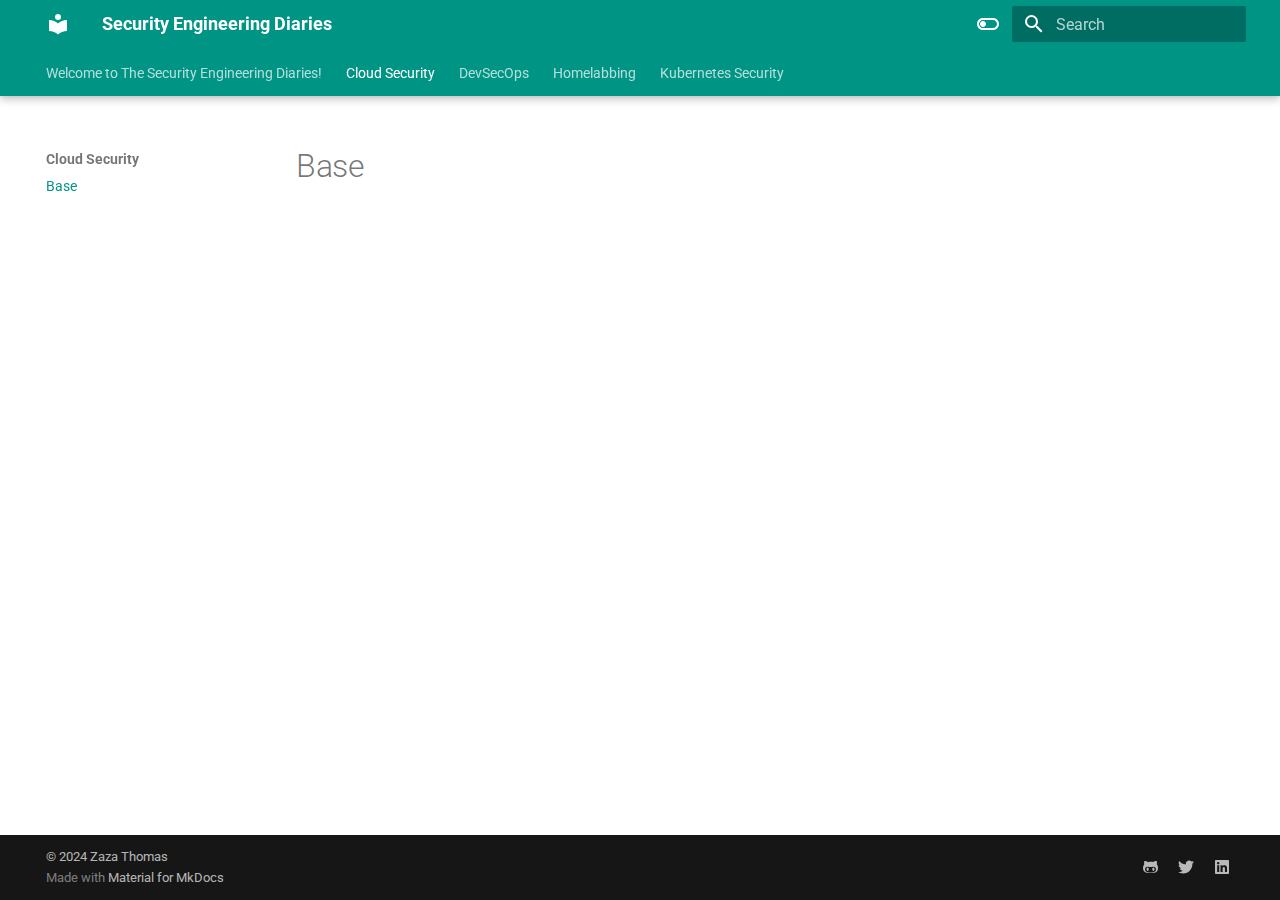
<file: Cloud Security/base/index.html>
<!doctype html>
<html lang="en" class="no-js">
  <head>
    
      <meta charset="utf-8">
      <meta name="viewport" content="width=device-width,initial-scale=1">
      
      
      
      
        <link rel="prev" href="../..">
      
      
        <link rel="next" href="../../DevSecOps/base/">
      
      
      <link rel="icon" href="../../assets/images/favicon.png">
      <meta name="generator" content="mkdocs-1.6.1, mkdocs-material-9.5.44">
    
    
      
        <title>Base - Security Engineering Diaries</title>
      
    
    
      <link rel="stylesheet" href="../../assets/stylesheets/main.0253249f.min.css">
      
        
        <link rel="stylesheet" href="../../assets/stylesheets/palette.06af60db.min.css">
      
      


    
    
      
    
    
      
        
        
        <link rel="preconnect" href="https://fonts.gstatic.com" crossorigin>
        <link rel="stylesheet" href="https://fonts.googleapis.com/css?family=Roboto:300,300i,400,400i,700,700i%7CRoboto+Mono:400,400i,700,700i&display=fallback">
        <style>:root{--md-text-font:"Roboto";--md-code-font:"Roboto Mono"}</style>
      
    
    
      <link rel="stylesheet" href="../../extra.css">
    
    <script>__md_scope=new URL("../..",location),__md_hash=e=>[...e].reduce(((e,_)=>(e<<5)-e+_.charCodeAt(0)),0),__md_get=(e,_=localStorage,t=__md_scope)=>JSON.parse(_.getItem(t.pathname+"."+e)),__md_set=(e,_,t=localStorage,a=__md_scope)=>{try{t.setItem(a.pathname+"."+e,JSON.stringify(_))}catch(e){}}</script>
    
      

    
    
      
        <meta  property="og:type"  content="website" >
      
        <meta  property="og:title"  content="Base - Security Engineering Diaries" >
      
        <meta  property="og:description"  content="None" >
      
        <meta  property="og:image"  content="./assets/images/social/Cloud Security/base.png" >
      
        <meta  property="og:image:type"  content="image/png" >
      
        <meta  property="og:image:width"  content="1200" >
      
        <meta  property="og:image:height"  content="630" >
      
        <meta  property="og:url"  content="None" >
      
        <meta  name="twitter:card"  content="summary_large_image" >
      
        <meta  name="twitter:title"  content="Base - Security Engineering Diaries" >
      
        <meta  name="twitter:description"  content="None" >
      
        <meta  name="twitter:image"  content="./assets/images/social/Cloud Security/base.png" >
      
    
    
  </head>
  
  
    
    
      
    
    
    
    
    <body dir="ltr" data-md-color-scheme="default" data-md-color-primary="teal" data-md-color-accent="purple">
  
    
    <input class="md-toggle" data-md-toggle="drawer" type="checkbox" id="__drawer" autocomplete="off">
    <input class="md-toggle" data-md-toggle="search" type="checkbox" id="__search" autocomplete="off">
    <label class="md-overlay" for="__drawer"></label>
    <div data-md-component="skip">
      
    </div>
    <div data-md-component="announce">
      
    </div>
    
    
      

  

<header class="md-header md-header--shadow md-header--lifted" data-md-component="header">
  <nav class="md-header__inner md-grid" aria-label="Header">
    <a href="../.." title="Security Engineering Diaries" class="md-header__button md-logo" aria-label="Security Engineering Diaries" data-md-component="logo">
      
  
  <svg xmlns="http://www.w3.org/2000/svg" viewBox="0 0 24 24"><path d="M12 8a3 3 0 0 0 3-3 3 3 0 0 0-3-3 3 3 0 0 0-3 3 3 3 0 0 0 3 3m0 3.54C9.64 9.35 6.5 8 3 8v11c3.5 0 6.64 1.35 9 3.54 2.36-2.19 5.5-3.54 9-3.54V8c-3.5 0-6.64 1.35-9 3.54"/></svg>

    </a>
    <label class="md-header__button md-icon" for="__drawer">
      
      <svg xmlns="http://www.w3.org/2000/svg" viewBox="0 0 24 24"><path d="M3 6h18v2H3zm0 5h18v2H3zm0 5h18v2H3z"/></svg>
    </label>
    <div class="md-header__title" data-md-component="header-title">
      <div class="md-header__ellipsis">
        <div class="md-header__topic">
          <span class="md-ellipsis">
            Security Engineering Diaries
          </span>
        </div>
        <div class="md-header__topic" data-md-component="header-topic">
          <span class="md-ellipsis">
            
              Base
            
          </span>
        </div>
      </div>
    </div>
    
      
        <form class="md-header__option" data-md-component="palette">
  
    
    
    
    <input class="md-option" data-md-color-media="" data-md-color-scheme="default" data-md-color-primary="teal" data-md-color-accent="purple"  aria-label="Switch to dark mode"  type="radio" name="__palette" id="__palette_0">
    
      <label class="md-header__button md-icon" title="Switch to dark mode" for="__palette_1" hidden>
        <svg xmlns="http://www.w3.org/2000/svg" viewBox="0 0 24 24"><path d="M17 6H7c-3.31 0-6 2.69-6 6s2.69 6 6 6h10c3.31 0 6-2.69 6-6s-2.69-6-6-6m0 10H7c-2.21 0-4-1.79-4-4s1.79-4 4-4h10c2.21 0 4 1.79 4 4s-1.79 4-4 4M7 9c-1.66 0-3 1.34-3 3s1.34 3 3 3 3-1.34 3-3-1.34-3-3-3"/></svg>
      </label>
    
  
    
    
    
    <input class="md-option" data-md-color-media="" data-md-color-scheme="slate" data-md-color-primary="teal" data-md-color-accent="lime"  aria-label="Switch to light mode"  type="radio" name="__palette" id="__palette_1">
    
      <label class="md-header__button md-icon" title="Switch to light mode" for="__palette_0" hidden>
        <svg xmlns="http://www.w3.org/2000/svg" viewBox="0 0 24 24"><path d="M17 7H7a5 5 0 0 0-5 5 5 5 0 0 0 5 5h10a5 5 0 0 0 5-5 5 5 0 0 0-5-5m0 8a3 3 0 0 1-3-3 3 3 0 0 1 3-3 3 3 0 0 1 3 3 3 3 0 0 1-3 3"/></svg>
      </label>
    
  
</form>
      
    
    
      <script>var palette=__md_get("__palette");if(palette&&palette.color){if("(prefers-color-scheme)"===palette.color.media){var media=matchMedia("(prefers-color-scheme: light)"),input=document.querySelector(media.matches?"[data-md-color-media='(prefers-color-scheme: light)']":"[data-md-color-media='(prefers-color-scheme: dark)']");palette.color.media=input.getAttribute("data-md-color-media"),palette.color.scheme=input.getAttribute("data-md-color-scheme"),palette.color.primary=input.getAttribute("data-md-color-primary"),palette.color.accent=input.getAttribute("data-md-color-accent")}for(var[key,value]of Object.entries(palette.color))document.body.setAttribute("data-md-color-"+key,value)}</script>
    
    
    
      <label class="md-header__button md-icon" for="__search">
        
        <svg xmlns="http://www.w3.org/2000/svg" viewBox="0 0 24 24"><path d="M9.5 3A6.5 6.5 0 0 1 16 9.5c0 1.61-.59 3.09-1.56 4.23l.27.27h.79l5 5-1.5 1.5-5-5v-.79l-.27-.27A6.52 6.52 0 0 1 9.5 16 6.5 6.5 0 0 1 3 9.5 6.5 6.5 0 0 1 9.5 3m0 2C7 5 5 7 5 9.5S7 14 9.5 14 14 12 14 9.5 12 5 9.5 5"/></svg>
      </label>
      <div class="md-search" data-md-component="search" role="dialog">
  <label class="md-search__overlay" for="__search"></label>
  <div class="md-search__inner" role="search">
    <form class="md-search__form" name="search">
      <input type="text" class="md-search__input" name="query" aria-label="Search" placeholder="Search" autocapitalize="off" autocorrect="off" autocomplete="off" spellcheck="false" data-md-component="search-query" required>
      <label class="md-search__icon md-icon" for="__search">
        
        <svg xmlns="http://www.w3.org/2000/svg" viewBox="0 0 24 24"><path d="M9.5 3A6.5 6.5 0 0 1 16 9.5c0 1.61-.59 3.09-1.56 4.23l.27.27h.79l5 5-1.5 1.5-5-5v-.79l-.27-.27A6.52 6.52 0 0 1 9.5 16 6.5 6.5 0 0 1 3 9.5 6.5 6.5 0 0 1 9.5 3m0 2C7 5 5 7 5 9.5S7 14 9.5 14 14 12 14 9.5 12 5 9.5 5"/></svg>
        
        <svg xmlns="http://www.w3.org/2000/svg" viewBox="0 0 24 24"><path d="M20 11v2H8l5.5 5.5-1.42 1.42L4.16 12l7.92-7.92L13.5 5.5 8 11z"/></svg>
      </label>
      <nav class="md-search__options" aria-label="Search">
        
          <a href="javascript:void(0)" class="md-search__icon md-icon" title="Share" aria-label="Share" data-clipboard data-clipboard-text="" data-md-component="search-share" tabindex="-1">
            
            <svg xmlns="http://www.w3.org/2000/svg" viewBox="0 0 24 24"><path d="M18 16.08c-.76 0-1.44.3-1.96.77L8.91 12.7c.05-.23.09-.46.09-.7s-.04-.47-.09-.7l7.05-4.11c.54.5 1.25.81 2.04.81a3 3 0 0 0 3-3 3 3 0 0 0-3-3 3 3 0 0 0-3 3c0 .24.04.47.09.7L8.04 9.81C7.5 9.31 6.79 9 6 9a3 3 0 0 0-3 3 3 3 0 0 0 3 3c.79 0 1.5-.31 2.04-.81l7.12 4.15c-.05.21-.08.43-.08.66 0 1.61 1.31 2.91 2.92 2.91s2.92-1.3 2.92-2.91A2.92 2.92 0 0 0 18 16.08"/></svg>
          </a>
        
        <button type="reset" class="md-search__icon md-icon" title="Clear" aria-label="Clear" tabindex="-1">
          
          <svg xmlns="http://www.w3.org/2000/svg" viewBox="0 0 24 24"><path d="M19 6.41 17.59 5 12 10.59 6.41 5 5 6.41 10.59 12 5 17.59 6.41 19 12 13.41 17.59 19 19 17.59 13.41 12z"/></svg>
        </button>
      </nav>
      
        <div class="md-search__suggest" data-md-component="search-suggest"></div>
      
    </form>
    <div class="md-search__output">
      <div class="md-search__scrollwrap" tabindex="0" data-md-scrollfix>
        <div class="md-search-result" data-md-component="search-result">
          <div class="md-search-result__meta">
            Initializing search
          </div>
          <ol class="md-search-result__list" role="presentation"></ol>
        </div>
      </div>
    </div>
  </div>
</div>
    
    
  </nav>
  
    
      
<nav class="md-tabs" aria-label="Tabs" data-md-component="tabs">
  <div class="md-grid">
    <ul class="md-tabs__list">
      
        
  
  
  
    <li class="md-tabs__item">
      <a href="../.." class="md-tabs__link">
        
  
    
  
  Welcome to The Security Engineering Diaries!

      </a>
    </li>
  

      
        
  
  
    
  
  
    
    
      <li class="md-tabs__item md-tabs__item--active">
        <a href="./" class="md-tabs__link">
          
  
  Cloud Security

        </a>
      </li>
    
  

      
        
  
  
  
    
    
      <li class="md-tabs__item">
        <a href="../../DevSecOps/base/" class="md-tabs__link">
          
  
  DevSecOps

        </a>
      </li>
    
  

      
        
  
  
  
    
    
      <li class="md-tabs__item">
        <a href="../../Homelabbing/base/" class="md-tabs__link">
          
  
  Homelabbing

        </a>
      </li>
    
  

      
        
  
  
  
    
    
      <li class="md-tabs__item">
        <a href="../../Kubernetes%20Security/base/" class="md-tabs__link">
          
  
  Kubernetes Security

        </a>
      </li>
    
  

      
    </ul>
  </div>
</nav>
    
  
</header>
    
    <div class="md-container" data-md-component="container">
      
      
        
      
      <main class="md-main" data-md-component="main">
        <div class="md-main__inner md-grid">
          
            
              
              <div class="md-sidebar md-sidebar--primary" data-md-component="sidebar" data-md-type="navigation" >
                <div class="md-sidebar__scrollwrap">
                  <div class="md-sidebar__inner">
                    


  


  

<nav class="md-nav md-nav--primary md-nav--lifted md-nav--integrated" aria-label="Navigation" data-md-level="0">
  <label class="md-nav__title" for="__drawer">
    <a href="../.." title="Security Engineering Diaries" class="md-nav__button md-logo" aria-label="Security Engineering Diaries" data-md-component="logo">
      
  
  <svg xmlns="http://www.w3.org/2000/svg" viewBox="0 0 24 24"><path d="M12 8a3 3 0 0 0 3-3 3 3 0 0 0-3-3 3 3 0 0 0-3 3 3 3 0 0 0 3 3m0 3.54C9.64 9.35 6.5 8 3 8v11c3.5 0 6.64 1.35 9 3.54 2.36-2.19 5.5-3.54 9-3.54V8c-3.5 0-6.64 1.35-9 3.54"/></svg>

    </a>
    Security Engineering Diaries
  </label>
  
  <ul class="md-nav__list" data-md-scrollfix>
    
      
      
  
  
  
  
    <li class="md-nav__item">
      <a href="../.." class="md-nav__link">
        
  
  <span class="md-ellipsis">
    Welcome to The Security Engineering Diaries!
  </span>
  

      </a>
    </li>
  

    
      
      
  
  
    
  
  
  
    
    
    
      
        
        
      
      
        
      
    
    
    <li class="md-nav__item md-nav__item--active md-nav__item--section md-nav__item--nested">
      
        
        
        <input class="md-nav__toggle md-toggle " type="checkbox" id="__nav_2" checked>
        
          
          <label class="md-nav__link" for="__nav_2" id="__nav_2_label" tabindex="">
            
  
  <span class="md-ellipsis">
    Cloud Security
  </span>
  

            <span class="md-nav__icon md-icon"></span>
          </label>
        
        <nav class="md-nav" data-md-level="1" aria-labelledby="__nav_2_label" aria-expanded="true">
          <label class="md-nav__title" for="__nav_2">
            <span class="md-nav__icon md-icon"></span>
            Cloud Security
          </label>
          <ul class="md-nav__list" data-md-scrollfix>
            
              
                
  
  
    
  
  
  
    <li class="md-nav__item md-nav__item--active">
      
      <input class="md-nav__toggle md-toggle" type="checkbox" id="__toc">
      
      
      
      <a href="./" class="md-nav__link md-nav__link--active">
        
  
  <span class="md-ellipsis">
    Base
  </span>
  

      </a>
      
    </li>
  

              
            
          </ul>
        </nav>
      
    </li>
  

    
      
      
  
  
  
  
    
    
    
      
      
        
      
    
    
    <li class="md-nav__item md-nav__item--nested">
      
        
        
        <input class="md-nav__toggle md-toggle " type="checkbox" id="__nav_3" >
        
          
          <label class="md-nav__link" for="__nav_3" id="__nav_3_label" tabindex="0">
            
  
  <span class="md-ellipsis">
    DevSecOps
  </span>
  

            <span class="md-nav__icon md-icon"></span>
          </label>
        
        <nav class="md-nav" data-md-level="1" aria-labelledby="__nav_3_label" aria-expanded="false">
          <label class="md-nav__title" for="__nav_3">
            <span class="md-nav__icon md-icon"></span>
            DevSecOps
          </label>
          <ul class="md-nav__list" data-md-scrollfix>
            
              
                
  
  
  
  
    <li class="md-nav__item">
      <a href="../../DevSecOps/base/" class="md-nav__link">
        
  
  <span class="md-ellipsis">
    Base
  </span>
  

      </a>
    </li>
  

              
            
          </ul>
        </nav>
      
    </li>
  

    
      
      
  
  
  
  
    
    
    
      
      
        
      
    
    
    <li class="md-nav__item md-nav__item--nested">
      
        
        
        <input class="md-nav__toggle md-toggle " type="checkbox" id="__nav_4" >
        
          
          <label class="md-nav__link" for="__nav_4" id="__nav_4_label" tabindex="0">
            
  
  <span class="md-ellipsis">
    Homelabbing
  </span>
  

            <span class="md-nav__icon md-icon"></span>
          </label>
        
        <nav class="md-nav" data-md-level="1" aria-labelledby="__nav_4_label" aria-expanded="false">
          <label class="md-nav__title" for="__nav_4">
            <span class="md-nav__icon md-icon"></span>
            Homelabbing
          </label>
          <ul class="md-nav__list" data-md-scrollfix>
            
              
                
  
  
  
  
    <li class="md-nav__item">
      <a href="../../Homelabbing/base/" class="md-nav__link">
        
  
  <span class="md-ellipsis">
    Base
  </span>
  

      </a>
    </li>
  

              
            
          </ul>
        </nav>
      
    </li>
  

    
      
      
  
  
  
  
    
    
    
      
      
        
      
    
    
    <li class="md-nav__item md-nav__item--nested">
      
        
        
        <input class="md-nav__toggle md-toggle " type="checkbox" id="__nav_5" >
        
          
          <label class="md-nav__link" for="__nav_5" id="__nav_5_label" tabindex="0">
            
  
  <span class="md-ellipsis">
    Kubernetes Security
  </span>
  

            <span class="md-nav__icon md-icon"></span>
          </label>
        
        <nav class="md-nav" data-md-level="1" aria-labelledby="__nav_5_label" aria-expanded="false">
          <label class="md-nav__title" for="__nav_5">
            <span class="md-nav__icon md-icon"></span>
            Kubernetes Security
          </label>
          <ul class="md-nav__list" data-md-scrollfix>
            
              
                
  
  
  
  
    <li class="md-nav__item">
      <a href="../../Kubernetes%20Security/base/" class="md-nav__link">
        
  
  <span class="md-ellipsis">
    Base
  </span>
  

      </a>
    </li>
  

              
            
          </ul>
        </nav>
      
    </li>
  

    
  </ul>
</nav>
                  </div>
                </div>
              </div>
            
            
          
          
            <div class="md-content" data-md-component="content">
              <article class="md-content__inner md-typeset">
                
                  


  <h1>Base</h1>









  
  






                
              </article>
            </div>
          
          
  <script>var tabs=__md_get("__tabs");if(Array.isArray(tabs))e:for(var set of document.querySelectorAll(".tabbed-set")){var labels=set.querySelector(".tabbed-labels");for(var tab of tabs)for(var label of labels.getElementsByTagName("label"))if(label.innerText.trim()===tab){var input=document.getElementById(label.htmlFor);input.checked=!0;continue e}}</script>

<script>var target=document.getElementById(location.hash.slice(1));target&&target.name&&(target.checked=target.name.startsWith("__tabbed_"))</script>
        </div>
        
          <button type="button" class="md-top md-icon" data-md-component="top" hidden>
  
  <svg xmlns="http://www.w3.org/2000/svg" viewBox="0 0 24 24"><path d="M13 20h-2V8l-5.5 5.5-1.42-1.42L12 4.16l7.92 7.92-1.42 1.42L13 8z"/></svg>
  Back to top
</button>
        
      </main>
      
        <footer class="md-footer">
  
  <div class="md-footer-meta md-typeset">
    <div class="md-footer-meta__inner md-grid">
      <div class="md-copyright">
  
    <div class="md-copyright__highlight">
      &copy; 2024 <a href="https://github.com/zazathomas"  target="_blank" rel="noopener">Zaza Thomas</a>

    </div>
  
  
    Made with
    <a href="https://squidfunk.github.io/mkdocs-material/" target="_blank" rel="noopener">
      Material for MkDocs
    </a>
  
</div>
      
        <div class="md-social">
  
    
    
    
    
      
      
    
    <a href="https://github.com/zazathomas" target="_blank" rel="noopener" title="github.com" class="md-social__link">
      <svg xmlns="http://www.w3.org/2000/svg" viewBox="0 0 480 512"><!--! Font Awesome Free 6.6.0 by @fontawesome - https://fontawesome.com License - https://fontawesome.com/license/free (Icons: CC BY 4.0, Fonts: SIL OFL 1.1, Code: MIT License) Copyright 2024 Fonticons, Inc.--><path d="M186.1 328.7c0 20.9-10.9 55.1-36.7 55.1s-36.7-34.2-36.7-55.1 10.9-55.1 36.7-55.1 36.7 34.2 36.7 55.1M480 278.2c0 31.9-3.2 65.7-17.5 95-37.9 76.6-142.1 74.8-216.7 74.8-75.8 0-186.2 2.7-225.6-74.8-14.6-29-20.2-63.1-20.2-95 0-41.9 13.9-81.5 41.5-113.6-5.2-15.8-7.7-32.4-7.7-48.8 0-21.5 4.9-32.3 14.6-51.8 45.3 0 74.3 9 108.8 36 29-6.9 58.8-10 88.7-10 27 0 54.2 2.9 80.4 9.2 34-26.7 63-35.2 107.8-35.2 9.8 19.5 14.6 30.3 14.6 51.8 0 16.4-2.6 32.7-7.7 48.2 27.5 32.4 39 72.3 39 114.2m-64.3 50.5c0-43.9-26.7-82.6-73.5-82.6-18.9 0-37 3.4-56 6-14.9 2.3-29.8 3.2-45.1 3.2-15.2 0-30.1-.9-45.1-3.2-18.7-2.6-37-6-56-6-46.8 0-73.5 38.7-73.5 82.6 0 87.8 80.4 101.3 150.4 101.3h48.2c70.3 0 150.6-13.4 150.6-101.3m-82.6-55.1c-25.8 0-36.7 34.2-36.7 55.1s10.9 55.1 36.7 55.1 36.7-34.2 36.7-55.1-10.9-55.1-36.7-55.1"/></svg>
    </a>
  
    
    
    
    
      
      
    
    <a href="https://twitter.com/zazathomas" target="_blank" rel="noopener" title="twitter.com" class="md-social__link">
      <svg xmlns="http://www.w3.org/2000/svg" viewBox="0 0 512 512"><!--! Font Awesome Free 6.6.0 by @fontawesome - https://fontawesome.com License - https://fontawesome.com/license/free (Icons: CC BY 4.0, Fonts: SIL OFL 1.1, Code: MIT License) Copyright 2024 Fonticons, Inc.--><path d="M459.37 151.716c.325 4.548.325 9.097.325 13.645 0 138.72-105.583 298.558-298.558 298.558-59.452 0-114.68-17.219-161.137-47.106 8.447.974 16.568 1.299 25.34 1.299 49.055 0 94.213-16.568 130.274-44.832-46.132-.975-84.792-31.188-98.112-72.772 6.498.974 12.995 1.624 19.818 1.624 9.421 0 18.843-1.3 27.614-3.573-48.081-9.747-84.143-51.98-84.143-102.985v-1.299c13.969 7.797 30.214 12.67 47.431 13.319-28.264-18.843-46.781-51.005-46.781-87.391 0-19.492 5.197-37.36 14.294-52.954 51.655 63.675 129.3 105.258 216.365 109.807-1.624-7.797-2.599-15.918-2.599-24.04 0-57.828 46.782-104.934 104.934-104.934 30.213 0 57.502 12.67 76.67 33.137 23.715-4.548 46.456-13.32 66.599-25.34-7.798 24.366-24.366 44.833-46.132 57.827 21.117-2.273 41.584-8.122 60.426-16.243-14.292 20.791-32.161 39.308-52.628 54.253"/></svg>
    </a>
  
    
    
    
    
      
      
    
    <a href="https://www.linkedin.com/in/zazathomas" target="_blank" rel="noopener" title="www.linkedin.com" class="md-social__link">
      <svg xmlns="http://www.w3.org/2000/svg" viewBox="0 0 448 512"><!--! Font Awesome Free 6.6.0 by @fontawesome - https://fontawesome.com License - https://fontawesome.com/license/free (Icons: CC BY 4.0, Fonts: SIL OFL 1.1, Code: MIT License) Copyright 2024 Fonticons, Inc.--><path d="M416 32H31.9C14.3 32 0 46.5 0 64.3v383.4C0 465.5 14.3 480 31.9 480H416c17.6 0 32-14.5 32-32.3V64.3c0-17.8-14.4-32.3-32-32.3M135.4 416H69V202.2h66.5V416zm-33.2-243c-21.3 0-38.5-17.3-38.5-38.5S80.9 96 102.2 96c21.2 0 38.5 17.3 38.5 38.5 0 21.3-17.2 38.5-38.5 38.5m282.1 243h-66.4V312c0-24.8-.5-56.7-34.5-56.7-34.6 0-39.9 27-39.9 54.9V416h-66.4V202.2h63.7v29.2h.9c8.9-16.8 30.6-34.5 62.9-34.5 67.2 0 79.7 44.3 79.7 101.9z"/></svg>
    </a>
  
</div>
      
    </div>
  </div>
</footer>
      
    </div>
    <div class="md-dialog" data-md-component="dialog">
      <div class="md-dialog__inner md-typeset"></div>
    </div>
    
      <div class="md-progress" data-md-component="progress" role="progressbar"></div>
    
    
    <script id="__config" type="application/json">{"base": "../..", "features": ["navigation.tabs", "navigation.tabs.sticky", "navigation.sections", "toc.integrate", "navigation.top", "search.suggest", "search.highlight", "search.share", "content.tabs.link", "content.code.annotation", "content.code.copy", "navigation.instant", "navigation.instant.progress", "navigation.instant.preview", "navigation.tracking"], "search": "../../assets/javascripts/workers/search.6ce7567c.min.js", "translations": {"clipboard.copied": "Copied to clipboard", "clipboard.copy": "Copy to clipboard", "search.result.more.one": "1 more on this page", "search.result.more.other": "# more on this page", "search.result.none": "No matching documents", "search.result.one": "1 matching document", "search.result.other": "# matching documents", "search.result.placeholder": "Type to start searching", "search.result.term.missing": "Missing", "select.version": "Select version"}}</script>
    
    
      <script src="../../assets/javascripts/bundle.83f73b43.min.js"></script>
      
    
  </body>
</html>
</file>
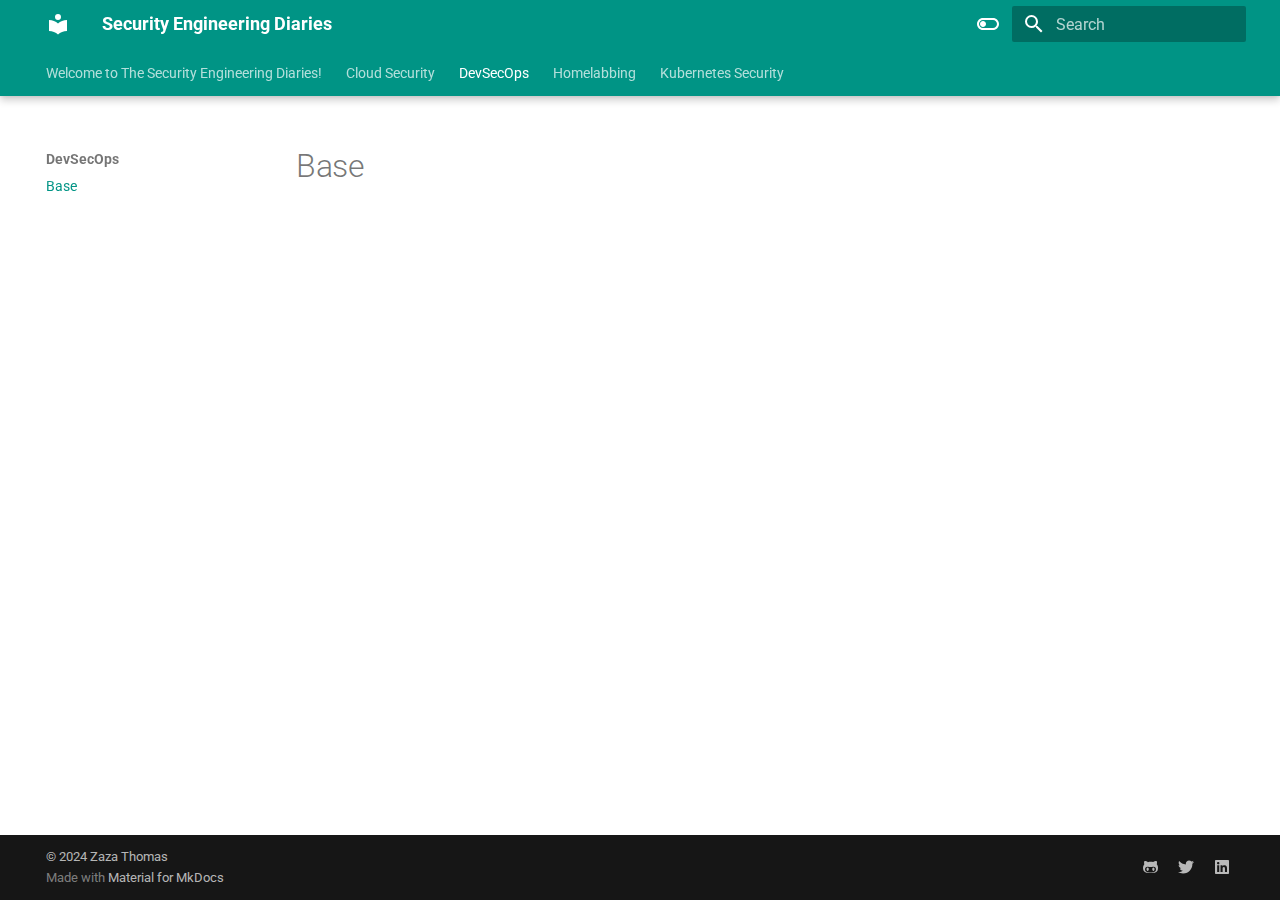
<file: DevSecOps/base/index.html>
<!doctype html>
<html lang="en" class="no-js">
  <head>
    
      <meta charset="utf-8">
      <meta name="viewport" content="width=device-width,initial-scale=1">
      
      
      
      
        <link rel="prev" href="../../Cloud%20Security/base/">
      
      
        <link rel="next" href="../../Homelabbing/base/">
      
      
      <link rel="icon" href="../../assets/images/favicon.png">
      <meta name="generator" content="mkdocs-1.6.1, mkdocs-material-9.5.44">
    
    
      
        <title>Base - Security Engineering Diaries</title>
      
    
    
      <link rel="stylesheet" href="../../assets/stylesheets/main.0253249f.min.css">
      
        
        <link rel="stylesheet" href="../../assets/stylesheets/palette.06af60db.min.css">
      
      


    
    
      
    
    
      
        
        
        <link rel="preconnect" href="https://fonts.gstatic.com" crossorigin>
        <link rel="stylesheet" href="https://fonts.googleapis.com/css?family=Roboto:300,300i,400,400i,700,700i%7CRoboto+Mono:400,400i,700,700i&display=fallback">
        <style>:root{--md-text-font:"Roboto";--md-code-font:"Roboto Mono"}</style>
      
    
    
      <link rel="stylesheet" href="../../extra.css">
    
    <script>__md_scope=new URL("../..",location),__md_hash=e=>[...e].reduce(((e,_)=>(e<<5)-e+_.charCodeAt(0)),0),__md_get=(e,_=localStorage,t=__md_scope)=>JSON.parse(_.getItem(t.pathname+"."+e)),__md_set=(e,_,t=localStorage,a=__md_scope)=>{try{t.setItem(a.pathname+"."+e,JSON.stringify(_))}catch(e){}}</script>
    
      

    
    
      
        <meta  property="og:type"  content="website" >
      
        <meta  property="og:title"  content="Base - Security Engineering Diaries" >
      
        <meta  property="og:description"  content="None" >
      
        <meta  property="og:image"  content="./assets/images/social/DevSecOps/base.png" >
      
        <meta  property="og:image:type"  content="image/png" >
      
        <meta  property="og:image:width"  content="1200" >
      
        <meta  property="og:image:height"  content="630" >
      
        <meta  property="og:url"  content="None" >
      
        <meta  name="twitter:card"  content="summary_large_image" >
      
        <meta  name="twitter:title"  content="Base - Security Engineering Diaries" >
      
        <meta  name="twitter:description"  content="None" >
      
        <meta  name="twitter:image"  content="./assets/images/social/DevSecOps/base.png" >
      
    
    
  </head>
  
  
    
    
      
    
    
    
    
    <body dir="ltr" data-md-color-scheme="default" data-md-color-primary="teal" data-md-color-accent="purple">
  
    
    <input class="md-toggle" data-md-toggle="drawer" type="checkbox" id="__drawer" autocomplete="off">
    <input class="md-toggle" data-md-toggle="search" type="checkbox" id="__search" autocomplete="off">
    <label class="md-overlay" for="__drawer"></label>
    <div data-md-component="skip">
      
    </div>
    <div data-md-component="announce">
      
    </div>
    
    
      

  

<header class="md-header md-header--shadow md-header--lifted" data-md-component="header">
  <nav class="md-header__inner md-grid" aria-label="Header">
    <a href="../.." title="Security Engineering Diaries" class="md-header__button md-logo" aria-label="Security Engineering Diaries" data-md-component="logo">
      
  
  <svg xmlns="http://www.w3.org/2000/svg" viewBox="0 0 24 24"><path d="M12 8a3 3 0 0 0 3-3 3 3 0 0 0-3-3 3 3 0 0 0-3 3 3 3 0 0 0 3 3m0 3.54C9.64 9.35 6.5 8 3 8v11c3.5 0 6.64 1.35 9 3.54 2.36-2.19 5.5-3.54 9-3.54V8c-3.5 0-6.64 1.35-9 3.54"/></svg>

    </a>
    <label class="md-header__button md-icon" for="__drawer">
      
      <svg xmlns="http://www.w3.org/2000/svg" viewBox="0 0 24 24"><path d="M3 6h18v2H3zm0 5h18v2H3zm0 5h18v2H3z"/></svg>
    </label>
    <div class="md-header__title" data-md-component="header-title">
      <div class="md-header__ellipsis">
        <div class="md-header__topic">
          <span class="md-ellipsis">
            Security Engineering Diaries
          </span>
        </div>
        <div class="md-header__topic" data-md-component="header-topic">
          <span class="md-ellipsis">
            
              Base
            
          </span>
        </div>
      </div>
    </div>
    
      
        <form class="md-header__option" data-md-component="palette">
  
    
    
    
    <input class="md-option" data-md-color-media="" data-md-color-scheme="default" data-md-color-primary="teal" data-md-color-accent="purple"  aria-label="Switch to dark mode"  type="radio" name="__palette" id="__palette_0">
    
      <label class="md-header__button md-icon" title="Switch to dark mode" for="__palette_1" hidden>
        <svg xmlns="http://www.w3.org/2000/svg" viewBox="0 0 24 24"><path d="M17 6H7c-3.31 0-6 2.69-6 6s2.69 6 6 6h10c3.31 0 6-2.69 6-6s-2.69-6-6-6m0 10H7c-2.21 0-4-1.79-4-4s1.79-4 4-4h10c2.21 0 4 1.79 4 4s-1.79 4-4 4M7 9c-1.66 0-3 1.34-3 3s1.34 3 3 3 3-1.34 3-3-1.34-3-3-3"/></svg>
      </label>
    
  
    
    
    
    <input class="md-option" data-md-color-media="" data-md-color-scheme="slate" data-md-color-primary="teal" data-md-color-accent="lime"  aria-label="Switch to light mode"  type="radio" name="__palette" id="__palette_1">
    
      <label class="md-header__button md-icon" title="Switch to light mode" for="__palette_0" hidden>
        <svg xmlns="http://www.w3.org/2000/svg" viewBox="0 0 24 24"><path d="M17 7H7a5 5 0 0 0-5 5 5 5 0 0 0 5 5h10a5 5 0 0 0 5-5 5 5 0 0 0-5-5m0 8a3 3 0 0 1-3-3 3 3 0 0 1 3-3 3 3 0 0 1 3 3 3 3 0 0 1-3 3"/></svg>
      </label>
    
  
</form>
      
    
    
      <script>var palette=__md_get("__palette");if(palette&&palette.color){if("(prefers-color-scheme)"===palette.color.media){var media=matchMedia("(prefers-color-scheme: light)"),input=document.querySelector(media.matches?"[data-md-color-media='(prefers-color-scheme: light)']":"[data-md-color-media='(prefers-color-scheme: dark)']");palette.color.media=input.getAttribute("data-md-color-media"),palette.color.scheme=input.getAttribute("data-md-color-scheme"),palette.color.primary=input.getAttribute("data-md-color-primary"),palette.color.accent=input.getAttribute("data-md-color-accent")}for(var[key,value]of Object.entries(palette.color))document.body.setAttribute("data-md-color-"+key,value)}</script>
    
    
    
      <label class="md-header__button md-icon" for="__search">
        
        <svg xmlns="http://www.w3.org/2000/svg" viewBox="0 0 24 24"><path d="M9.5 3A6.5 6.5 0 0 1 16 9.5c0 1.61-.59 3.09-1.56 4.23l.27.27h.79l5 5-1.5 1.5-5-5v-.79l-.27-.27A6.52 6.52 0 0 1 9.5 16 6.5 6.5 0 0 1 3 9.5 6.5 6.5 0 0 1 9.5 3m0 2C7 5 5 7 5 9.5S7 14 9.5 14 14 12 14 9.5 12 5 9.5 5"/></svg>
      </label>
      <div class="md-search" data-md-component="search" role="dialog">
  <label class="md-search__overlay" for="__search"></label>
  <div class="md-search__inner" role="search">
    <form class="md-search__form" name="search">
      <input type="text" class="md-search__input" name="query" aria-label="Search" placeholder="Search" autocapitalize="off" autocorrect="off" autocomplete="off" spellcheck="false" data-md-component="search-query" required>
      <label class="md-search__icon md-icon" for="__search">
        
        <svg xmlns="http://www.w3.org/2000/svg" viewBox="0 0 24 24"><path d="M9.5 3A6.5 6.5 0 0 1 16 9.5c0 1.61-.59 3.09-1.56 4.23l.27.27h.79l5 5-1.5 1.5-5-5v-.79l-.27-.27A6.52 6.52 0 0 1 9.5 16 6.5 6.5 0 0 1 3 9.5 6.5 6.5 0 0 1 9.5 3m0 2C7 5 5 7 5 9.5S7 14 9.5 14 14 12 14 9.5 12 5 9.5 5"/></svg>
        
        <svg xmlns="http://www.w3.org/2000/svg" viewBox="0 0 24 24"><path d="M20 11v2H8l5.5 5.5-1.42 1.42L4.16 12l7.92-7.92L13.5 5.5 8 11z"/></svg>
      </label>
      <nav class="md-search__options" aria-label="Search">
        
          <a href="javascript:void(0)" class="md-search__icon md-icon" title="Share" aria-label="Share" data-clipboard data-clipboard-text="" data-md-component="search-share" tabindex="-1">
            
            <svg xmlns="http://www.w3.org/2000/svg" viewBox="0 0 24 24"><path d="M18 16.08c-.76 0-1.44.3-1.96.77L8.91 12.7c.05-.23.09-.46.09-.7s-.04-.47-.09-.7l7.05-4.11c.54.5 1.25.81 2.04.81a3 3 0 0 0 3-3 3 3 0 0 0-3-3 3 3 0 0 0-3 3c0 .24.04.47.09.7L8.04 9.81C7.5 9.31 6.79 9 6 9a3 3 0 0 0-3 3 3 3 0 0 0 3 3c.79 0 1.5-.31 2.04-.81l7.12 4.15c-.05.21-.08.43-.08.66 0 1.61 1.31 2.91 2.92 2.91s2.92-1.3 2.92-2.91A2.92 2.92 0 0 0 18 16.08"/></svg>
          </a>
        
        <button type="reset" class="md-search__icon md-icon" title="Clear" aria-label="Clear" tabindex="-1">
          
          <svg xmlns="http://www.w3.org/2000/svg" viewBox="0 0 24 24"><path d="M19 6.41 17.59 5 12 10.59 6.41 5 5 6.41 10.59 12 5 17.59 6.41 19 12 13.41 17.59 19 19 17.59 13.41 12z"/></svg>
        </button>
      </nav>
      
        <div class="md-search__suggest" data-md-component="search-suggest"></div>
      
    </form>
    <div class="md-search__output">
      <div class="md-search__scrollwrap" tabindex="0" data-md-scrollfix>
        <div class="md-search-result" data-md-component="search-result">
          <div class="md-search-result__meta">
            Initializing search
          </div>
          <ol class="md-search-result__list" role="presentation"></ol>
        </div>
      </div>
    </div>
  </div>
</div>
    
    
  </nav>
  
    
      
<nav class="md-tabs" aria-label="Tabs" data-md-component="tabs">
  <div class="md-grid">
    <ul class="md-tabs__list">
      
        
  
  
  
    <li class="md-tabs__item">
      <a href="../.." class="md-tabs__link">
        
  
    
  
  Welcome to The Security Engineering Diaries!

      </a>
    </li>
  

      
        
  
  
  
    
    
      <li class="md-tabs__item">
        <a href="../../Cloud%20Security/base/" class="md-tabs__link">
          
  
  Cloud Security

        </a>
      </li>
    
  

      
        
  
  
    
  
  
    
    
      <li class="md-tabs__item md-tabs__item--active">
        <a href="./" class="md-tabs__link">
          
  
  DevSecOps

        </a>
      </li>
    
  

      
        
  
  
  
    
    
      <li class="md-tabs__item">
        <a href="../../Homelabbing/base/" class="md-tabs__link">
          
  
  Homelabbing

        </a>
      </li>
    
  

      
        
  
  
  
    
    
      <li class="md-tabs__item">
        <a href="../../Kubernetes%20Security/base/" class="md-tabs__link">
          
  
  Kubernetes Security

        </a>
      </li>
    
  

      
    </ul>
  </div>
</nav>
    
  
</header>
    
    <div class="md-container" data-md-component="container">
      
      
        
      
      <main class="md-main" data-md-component="main">
        <div class="md-main__inner md-grid">
          
            
              
              <div class="md-sidebar md-sidebar--primary" data-md-component="sidebar" data-md-type="navigation" >
                <div class="md-sidebar__scrollwrap">
                  <div class="md-sidebar__inner">
                    


  


  

<nav class="md-nav md-nav--primary md-nav--lifted md-nav--integrated" aria-label="Navigation" data-md-level="0">
  <label class="md-nav__title" for="__drawer">
    <a href="../.." title="Security Engineering Diaries" class="md-nav__button md-logo" aria-label="Security Engineering Diaries" data-md-component="logo">
      
  
  <svg xmlns="http://www.w3.org/2000/svg" viewBox="0 0 24 24"><path d="M12 8a3 3 0 0 0 3-3 3 3 0 0 0-3-3 3 3 0 0 0-3 3 3 3 0 0 0 3 3m0 3.54C9.64 9.35 6.5 8 3 8v11c3.5 0 6.64 1.35 9 3.54 2.36-2.19 5.5-3.54 9-3.54V8c-3.5 0-6.64 1.35-9 3.54"/></svg>

    </a>
    Security Engineering Diaries
  </label>
  
  <ul class="md-nav__list" data-md-scrollfix>
    
      
      
  
  
  
  
    <li class="md-nav__item">
      <a href="../.." class="md-nav__link">
        
  
  <span class="md-ellipsis">
    Welcome to The Security Engineering Diaries!
  </span>
  

      </a>
    </li>
  

    
      
      
  
  
  
  
    
    
    
      
      
        
      
    
    
    <li class="md-nav__item md-nav__item--nested">
      
        
        
        <input class="md-nav__toggle md-toggle " type="checkbox" id="__nav_2" >
        
          
          <label class="md-nav__link" for="__nav_2" id="__nav_2_label" tabindex="0">
            
  
  <span class="md-ellipsis">
    Cloud Security
  </span>
  

            <span class="md-nav__icon md-icon"></span>
          </label>
        
        <nav class="md-nav" data-md-level="1" aria-labelledby="__nav_2_label" aria-expanded="false">
          <label class="md-nav__title" for="__nav_2">
            <span class="md-nav__icon md-icon"></span>
            Cloud Security
          </label>
          <ul class="md-nav__list" data-md-scrollfix>
            
              
                
  
  
  
  
    <li class="md-nav__item">
      <a href="../../Cloud%20Security/base/" class="md-nav__link">
        
  
  <span class="md-ellipsis">
    Base
  </span>
  

      </a>
    </li>
  

              
            
          </ul>
        </nav>
      
    </li>
  

    
      
      
  
  
    
  
  
  
    
    
    
      
        
        
      
      
        
      
    
    
    <li class="md-nav__item md-nav__item--active md-nav__item--section md-nav__item--nested">
      
        
        
        <input class="md-nav__toggle md-toggle " type="checkbox" id="__nav_3" checked>
        
          
          <label class="md-nav__link" for="__nav_3" id="__nav_3_label" tabindex="">
            
  
  <span class="md-ellipsis">
    DevSecOps
  </span>
  

            <span class="md-nav__icon md-icon"></span>
          </label>
        
        <nav class="md-nav" data-md-level="1" aria-labelledby="__nav_3_label" aria-expanded="true">
          <label class="md-nav__title" for="__nav_3">
            <span class="md-nav__icon md-icon"></span>
            DevSecOps
          </label>
          <ul class="md-nav__list" data-md-scrollfix>
            
              
                
  
  
    
  
  
  
    <li class="md-nav__item md-nav__item--active">
      
      <input class="md-nav__toggle md-toggle" type="checkbox" id="__toc">
      
      
      
      <a href="./" class="md-nav__link md-nav__link--active">
        
  
  <span class="md-ellipsis">
    Base
  </span>
  

      </a>
      
    </li>
  

              
            
          </ul>
        </nav>
      
    </li>
  

    
      
      
  
  
  
  
    
    
    
      
      
        
      
    
    
    <li class="md-nav__item md-nav__item--nested">
      
        
        
        <input class="md-nav__toggle md-toggle " type="checkbox" id="__nav_4" >
        
          
          <label class="md-nav__link" for="__nav_4" id="__nav_4_label" tabindex="0">
            
  
  <span class="md-ellipsis">
    Homelabbing
  </span>
  

            <span class="md-nav__icon md-icon"></span>
          </label>
        
        <nav class="md-nav" data-md-level="1" aria-labelledby="__nav_4_label" aria-expanded="false">
          <label class="md-nav__title" for="__nav_4">
            <span class="md-nav__icon md-icon"></span>
            Homelabbing
          </label>
          <ul class="md-nav__list" data-md-scrollfix>
            
              
                
  
  
  
  
    <li class="md-nav__item">
      <a href="../../Homelabbing/base/" class="md-nav__link">
        
  
  <span class="md-ellipsis">
    Base
  </span>
  

      </a>
    </li>
  

              
            
          </ul>
        </nav>
      
    </li>
  

    
      
      
  
  
  
  
    
    
    
      
      
        
      
    
    
    <li class="md-nav__item md-nav__item--nested">
      
        
        
        <input class="md-nav__toggle md-toggle " type="checkbox" id="__nav_5" >
        
          
          <label class="md-nav__link" for="__nav_5" id="__nav_5_label" tabindex="0">
            
  
  <span class="md-ellipsis">
    Kubernetes Security
  </span>
  

            <span class="md-nav__icon md-icon"></span>
          </label>
        
        <nav class="md-nav" data-md-level="1" aria-labelledby="__nav_5_label" aria-expanded="false">
          <label class="md-nav__title" for="__nav_5">
            <span class="md-nav__icon md-icon"></span>
            Kubernetes Security
          </label>
          <ul class="md-nav__list" data-md-scrollfix>
            
              
                
  
  
  
  
    <li class="md-nav__item">
      <a href="../../Kubernetes%20Security/base/" class="md-nav__link">
        
  
  <span class="md-ellipsis">
    Base
  </span>
  

      </a>
    </li>
  

              
            
          </ul>
        </nav>
      
    </li>
  

    
  </ul>
</nav>
                  </div>
                </div>
              </div>
            
            
          
          
            <div class="md-content" data-md-component="content">
              <article class="md-content__inner md-typeset">
                
                  


  <h1>Base</h1>









  
  






                
              </article>
            </div>
          
          
  <script>var tabs=__md_get("__tabs");if(Array.isArray(tabs))e:for(var set of document.querySelectorAll(".tabbed-set")){var labels=set.querySelector(".tabbed-labels");for(var tab of tabs)for(var label of labels.getElementsByTagName("label"))if(label.innerText.trim()===tab){var input=document.getElementById(label.htmlFor);input.checked=!0;continue e}}</script>

<script>var target=document.getElementById(location.hash.slice(1));target&&target.name&&(target.checked=target.name.startsWith("__tabbed_"))</script>
        </div>
        
          <button type="button" class="md-top md-icon" data-md-component="top" hidden>
  
  <svg xmlns="http://www.w3.org/2000/svg" viewBox="0 0 24 24"><path d="M13 20h-2V8l-5.5 5.5-1.42-1.42L12 4.16l7.92 7.92-1.42 1.42L13 8z"/></svg>
  Back to top
</button>
        
      </main>
      
        <footer class="md-footer">
  
  <div class="md-footer-meta md-typeset">
    <div class="md-footer-meta__inner md-grid">
      <div class="md-copyright">
  
    <div class="md-copyright__highlight">
      &copy; 2024 <a href="https://github.com/zazathomas"  target="_blank" rel="noopener">Zaza Thomas</a>

    </div>
  
  
    Made with
    <a href="https://squidfunk.github.io/mkdocs-material/" target="_blank" rel="noopener">
      Material for MkDocs
    </a>
  
</div>
      
        <div class="md-social">
  
    
    
    
    
      
      
    
    <a href="https://github.com/zazathomas" target="_blank" rel="noopener" title="github.com" class="md-social__link">
      <svg xmlns="http://www.w3.org/2000/svg" viewBox="0 0 480 512"><!--! Font Awesome Free 6.6.0 by @fontawesome - https://fontawesome.com License - https://fontawesome.com/license/free (Icons: CC BY 4.0, Fonts: SIL OFL 1.1, Code: MIT License) Copyright 2024 Fonticons, Inc.--><path d="M186.1 328.7c0 20.9-10.9 55.1-36.7 55.1s-36.7-34.2-36.7-55.1 10.9-55.1 36.7-55.1 36.7 34.2 36.7 55.1M480 278.2c0 31.9-3.2 65.7-17.5 95-37.9 76.6-142.1 74.8-216.7 74.8-75.8 0-186.2 2.7-225.6-74.8-14.6-29-20.2-63.1-20.2-95 0-41.9 13.9-81.5 41.5-113.6-5.2-15.8-7.7-32.4-7.7-48.8 0-21.5 4.9-32.3 14.6-51.8 45.3 0 74.3 9 108.8 36 29-6.9 58.8-10 88.7-10 27 0 54.2 2.9 80.4 9.2 34-26.7 63-35.2 107.8-35.2 9.8 19.5 14.6 30.3 14.6 51.8 0 16.4-2.6 32.7-7.7 48.2 27.5 32.4 39 72.3 39 114.2m-64.3 50.5c0-43.9-26.7-82.6-73.5-82.6-18.9 0-37 3.4-56 6-14.9 2.3-29.8 3.2-45.1 3.2-15.2 0-30.1-.9-45.1-3.2-18.7-2.6-37-6-56-6-46.8 0-73.5 38.7-73.5 82.6 0 87.8 80.4 101.3 150.4 101.3h48.2c70.3 0 150.6-13.4 150.6-101.3m-82.6-55.1c-25.8 0-36.7 34.2-36.7 55.1s10.9 55.1 36.7 55.1 36.7-34.2 36.7-55.1-10.9-55.1-36.7-55.1"/></svg>
    </a>
  
    
    
    
    
      
      
    
    <a href="https://twitter.com/zazathomas" target="_blank" rel="noopener" title="twitter.com" class="md-social__link">
      <svg xmlns="http://www.w3.org/2000/svg" viewBox="0 0 512 512"><!--! Font Awesome Free 6.6.0 by @fontawesome - https://fontawesome.com License - https://fontawesome.com/license/free (Icons: CC BY 4.0, Fonts: SIL OFL 1.1, Code: MIT License) Copyright 2024 Fonticons, Inc.--><path d="M459.37 151.716c.325 4.548.325 9.097.325 13.645 0 138.72-105.583 298.558-298.558 298.558-59.452 0-114.68-17.219-161.137-47.106 8.447.974 16.568 1.299 25.34 1.299 49.055 0 94.213-16.568 130.274-44.832-46.132-.975-84.792-31.188-98.112-72.772 6.498.974 12.995 1.624 19.818 1.624 9.421 0 18.843-1.3 27.614-3.573-48.081-9.747-84.143-51.98-84.143-102.985v-1.299c13.969 7.797 30.214 12.67 47.431 13.319-28.264-18.843-46.781-51.005-46.781-87.391 0-19.492 5.197-37.36 14.294-52.954 51.655 63.675 129.3 105.258 216.365 109.807-1.624-7.797-2.599-15.918-2.599-24.04 0-57.828 46.782-104.934 104.934-104.934 30.213 0 57.502 12.67 76.67 33.137 23.715-4.548 46.456-13.32 66.599-25.34-7.798 24.366-24.366 44.833-46.132 57.827 21.117-2.273 41.584-8.122 60.426-16.243-14.292 20.791-32.161 39.308-52.628 54.253"/></svg>
    </a>
  
    
    
    
    
      
      
    
    <a href="https://www.linkedin.com/in/zazathomas" target="_blank" rel="noopener" title="www.linkedin.com" class="md-social__link">
      <svg xmlns="http://www.w3.org/2000/svg" viewBox="0 0 448 512"><!--! Font Awesome Free 6.6.0 by @fontawesome - https://fontawesome.com License - https://fontawesome.com/license/free (Icons: CC BY 4.0, Fonts: SIL OFL 1.1, Code: MIT License) Copyright 2024 Fonticons, Inc.--><path d="M416 32H31.9C14.3 32 0 46.5 0 64.3v383.4C0 465.5 14.3 480 31.9 480H416c17.6 0 32-14.5 32-32.3V64.3c0-17.8-14.4-32.3-32-32.3M135.4 416H69V202.2h66.5V416zm-33.2-243c-21.3 0-38.5-17.3-38.5-38.5S80.9 96 102.2 96c21.2 0 38.5 17.3 38.5 38.5 0 21.3-17.2 38.5-38.5 38.5m282.1 243h-66.4V312c0-24.8-.5-56.7-34.5-56.7-34.6 0-39.9 27-39.9 54.9V416h-66.4V202.2h63.7v29.2h.9c8.9-16.8 30.6-34.5 62.9-34.5 67.2 0 79.7 44.3 79.7 101.9z"/></svg>
    </a>
  
</div>
      
    </div>
  </div>
</footer>
      
    </div>
    <div class="md-dialog" data-md-component="dialog">
      <div class="md-dialog__inner md-typeset"></div>
    </div>
    
      <div class="md-progress" data-md-component="progress" role="progressbar"></div>
    
    
    <script id="__config" type="application/json">{"base": "../..", "features": ["navigation.tabs", "navigation.tabs.sticky", "navigation.sections", "toc.integrate", "navigation.top", "search.suggest", "search.highlight", "search.share", "content.tabs.link", "content.code.annotation", "content.code.copy", "navigation.instant", "navigation.instant.progress", "navigation.instant.preview", "navigation.tracking"], "search": "../../assets/javascripts/workers/search.6ce7567c.min.js", "translations": {"clipboard.copied": "Copied to clipboard", "clipboard.copy": "Copy to clipboard", "search.result.more.one": "1 more on this page", "search.result.more.other": "# more on this page", "search.result.none": "No matching documents", "search.result.one": "1 matching document", "search.result.other": "# matching documents", "search.result.placeholder": "Type to start searching", "search.result.term.missing": "Missing", "select.version": "Select version"}}</script>
    
    
      <script src="../../assets/javascripts/bundle.83f73b43.min.js"></script>
      
    
  </body>
</html>
</file>
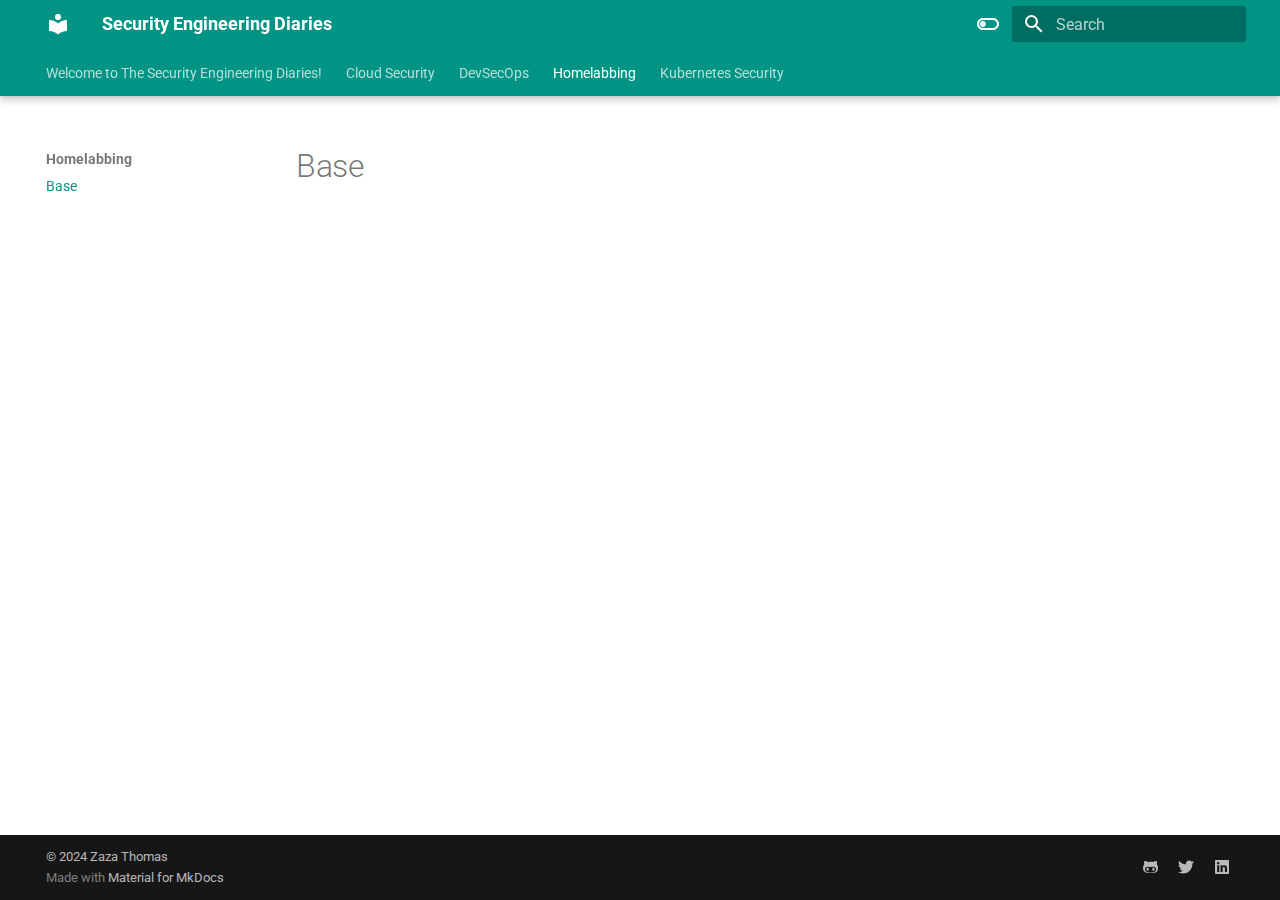
<file: Homelabbing/base/index.html>
<!doctype html>
<html lang="en" class="no-js">
  <head>
    
      <meta charset="utf-8">
      <meta name="viewport" content="width=device-width,initial-scale=1">
      
      
      
      
        <link rel="prev" href="../../DevSecOps/base/">
      
      
        <link rel="next" href="../../Kubernetes%20Security/base/">
      
      
      <link rel="icon" href="../../assets/images/favicon.png">
      <meta name="generator" content="mkdocs-1.6.1, mkdocs-material-9.5.44">
    
    
      
        <title>Base - Security Engineering Diaries</title>
      
    
    
      <link rel="stylesheet" href="../../assets/stylesheets/main.0253249f.min.css">
      
        
        <link rel="stylesheet" href="../../assets/stylesheets/palette.06af60db.min.css">
      
      


    
    
      
    
    
      
        
        
        <link rel="preconnect" href="https://fonts.gstatic.com" crossorigin>
        <link rel="stylesheet" href="https://fonts.googleapis.com/css?family=Roboto:300,300i,400,400i,700,700i%7CRoboto+Mono:400,400i,700,700i&display=fallback">
        <style>:root{--md-text-font:"Roboto";--md-code-font:"Roboto Mono"}</style>
      
    
    
      <link rel="stylesheet" href="../../extra.css">
    
    <script>__md_scope=new URL("../..",location),__md_hash=e=>[...e].reduce(((e,_)=>(e<<5)-e+_.charCodeAt(0)),0),__md_get=(e,_=localStorage,t=__md_scope)=>JSON.parse(_.getItem(t.pathname+"."+e)),__md_set=(e,_,t=localStorage,a=__md_scope)=>{try{t.setItem(a.pathname+"."+e,JSON.stringify(_))}catch(e){}}</script>
    
      

    
    
      
        <meta  property="og:type"  content="website" >
      
        <meta  property="og:title"  content="Base - Security Engineering Diaries" >
      
        <meta  property="og:description"  content="None" >
      
        <meta  property="og:image"  content="./assets/images/social/Homelabbing/base.png" >
      
        <meta  property="og:image:type"  content="image/png" >
      
        <meta  property="og:image:width"  content="1200" >
      
        <meta  property="og:image:height"  content="630" >
      
        <meta  property="og:url"  content="None" >
      
        <meta  name="twitter:card"  content="summary_large_image" >
      
        <meta  name="twitter:title"  content="Base - Security Engineering Diaries" >
      
        <meta  name="twitter:description"  content="None" >
      
        <meta  name="twitter:image"  content="./assets/images/social/Homelabbing/base.png" >
      
    
    
  </head>
  
  
    
    
      
    
    
    
    
    <body dir="ltr" data-md-color-scheme="default" data-md-color-primary="teal" data-md-color-accent="purple">
  
    
    <input class="md-toggle" data-md-toggle="drawer" type="checkbox" id="__drawer" autocomplete="off">
    <input class="md-toggle" data-md-toggle="search" type="checkbox" id="__search" autocomplete="off">
    <label class="md-overlay" for="__drawer"></label>
    <div data-md-component="skip">
      
    </div>
    <div data-md-component="announce">
      
    </div>
    
    
      

  

<header class="md-header md-header--shadow md-header--lifted" data-md-component="header">
  <nav class="md-header__inner md-grid" aria-label="Header">
    <a href="../.." title="Security Engineering Diaries" class="md-header__button md-logo" aria-label="Security Engineering Diaries" data-md-component="logo">
      
  
  <svg xmlns="http://www.w3.org/2000/svg" viewBox="0 0 24 24"><path d="M12 8a3 3 0 0 0 3-3 3 3 0 0 0-3-3 3 3 0 0 0-3 3 3 3 0 0 0 3 3m0 3.54C9.64 9.35 6.5 8 3 8v11c3.5 0 6.64 1.35 9 3.54 2.36-2.19 5.5-3.54 9-3.54V8c-3.5 0-6.64 1.35-9 3.54"/></svg>

    </a>
    <label class="md-header__button md-icon" for="__drawer">
      
      <svg xmlns="http://www.w3.org/2000/svg" viewBox="0 0 24 24"><path d="M3 6h18v2H3zm0 5h18v2H3zm0 5h18v2H3z"/></svg>
    </label>
    <div class="md-header__title" data-md-component="header-title">
      <div class="md-header__ellipsis">
        <div class="md-header__topic">
          <span class="md-ellipsis">
            Security Engineering Diaries
          </span>
        </div>
        <div class="md-header__topic" data-md-component="header-topic">
          <span class="md-ellipsis">
            
              Base
            
          </span>
        </div>
      </div>
    </div>
    
      
        <form class="md-header__option" data-md-component="palette">
  
    
    
    
    <input class="md-option" data-md-color-media="" data-md-color-scheme="default" data-md-color-primary="teal" data-md-color-accent="purple"  aria-label="Switch to dark mode"  type="radio" name="__palette" id="__palette_0">
    
      <label class="md-header__button md-icon" title="Switch to dark mode" for="__palette_1" hidden>
        <svg xmlns="http://www.w3.org/2000/svg" viewBox="0 0 24 24"><path d="M17 6H7c-3.31 0-6 2.69-6 6s2.69 6 6 6h10c3.31 0 6-2.69 6-6s-2.69-6-6-6m0 10H7c-2.21 0-4-1.79-4-4s1.79-4 4-4h10c2.21 0 4 1.79 4 4s-1.79 4-4 4M7 9c-1.66 0-3 1.34-3 3s1.34 3 3 3 3-1.34 3-3-1.34-3-3-3"/></svg>
      </label>
    
  
    
    
    
    <input class="md-option" data-md-color-media="" data-md-color-scheme="slate" data-md-color-primary="teal" data-md-color-accent="lime"  aria-label="Switch to light mode"  type="radio" name="__palette" id="__palette_1">
    
      <label class="md-header__button md-icon" title="Switch to light mode" for="__palette_0" hidden>
        <svg xmlns="http://www.w3.org/2000/svg" viewBox="0 0 24 24"><path d="M17 7H7a5 5 0 0 0-5 5 5 5 0 0 0 5 5h10a5 5 0 0 0 5-5 5 5 0 0 0-5-5m0 8a3 3 0 0 1-3-3 3 3 0 0 1 3-3 3 3 0 0 1 3 3 3 3 0 0 1-3 3"/></svg>
      </label>
    
  
</form>
      
    
    
      <script>var palette=__md_get("__palette");if(palette&&palette.color){if("(prefers-color-scheme)"===palette.color.media){var media=matchMedia("(prefers-color-scheme: light)"),input=document.querySelector(media.matches?"[data-md-color-media='(prefers-color-scheme: light)']":"[data-md-color-media='(prefers-color-scheme: dark)']");palette.color.media=input.getAttribute("data-md-color-media"),palette.color.scheme=input.getAttribute("data-md-color-scheme"),palette.color.primary=input.getAttribute("data-md-color-primary"),palette.color.accent=input.getAttribute("data-md-color-accent")}for(var[key,value]of Object.entries(palette.color))document.body.setAttribute("data-md-color-"+key,value)}</script>
    
    
    
      <label class="md-header__button md-icon" for="__search">
        
        <svg xmlns="http://www.w3.org/2000/svg" viewBox="0 0 24 24"><path d="M9.5 3A6.5 6.5 0 0 1 16 9.5c0 1.61-.59 3.09-1.56 4.23l.27.27h.79l5 5-1.5 1.5-5-5v-.79l-.27-.27A6.52 6.52 0 0 1 9.5 16 6.5 6.5 0 0 1 3 9.5 6.5 6.5 0 0 1 9.5 3m0 2C7 5 5 7 5 9.5S7 14 9.5 14 14 12 14 9.5 12 5 9.5 5"/></svg>
      </label>
      <div class="md-search" data-md-component="search" role="dialog">
  <label class="md-search__overlay" for="__search"></label>
  <div class="md-search__inner" role="search">
    <form class="md-search__form" name="search">
      <input type="text" class="md-search__input" name="query" aria-label="Search" placeholder="Search" autocapitalize="off" autocorrect="off" autocomplete="off" spellcheck="false" data-md-component="search-query" required>
      <label class="md-search__icon md-icon" for="__search">
        
        <svg xmlns="http://www.w3.org/2000/svg" viewBox="0 0 24 24"><path d="M9.5 3A6.5 6.5 0 0 1 16 9.5c0 1.61-.59 3.09-1.56 4.23l.27.27h.79l5 5-1.5 1.5-5-5v-.79l-.27-.27A6.52 6.52 0 0 1 9.5 16 6.5 6.5 0 0 1 3 9.5 6.5 6.5 0 0 1 9.5 3m0 2C7 5 5 7 5 9.5S7 14 9.5 14 14 12 14 9.5 12 5 9.5 5"/></svg>
        
        <svg xmlns="http://www.w3.org/2000/svg" viewBox="0 0 24 24"><path d="M20 11v2H8l5.5 5.5-1.42 1.42L4.16 12l7.92-7.92L13.5 5.5 8 11z"/></svg>
      </label>
      <nav class="md-search__options" aria-label="Search">
        
          <a href="javascript:void(0)" class="md-search__icon md-icon" title="Share" aria-label="Share" data-clipboard data-clipboard-text="" data-md-component="search-share" tabindex="-1">
            
            <svg xmlns="http://www.w3.org/2000/svg" viewBox="0 0 24 24"><path d="M18 16.08c-.76 0-1.44.3-1.96.77L8.91 12.7c.05-.23.09-.46.09-.7s-.04-.47-.09-.7l7.05-4.11c.54.5 1.25.81 2.04.81a3 3 0 0 0 3-3 3 3 0 0 0-3-3 3 3 0 0 0-3 3c0 .24.04.47.09.7L8.04 9.81C7.5 9.31 6.79 9 6 9a3 3 0 0 0-3 3 3 3 0 0 0 3 3c.79 0 1.5-.31 2.04-.81l7.12 4.15c-.05.21-.08.43-.08.66 0 1.61 1.31 2.91 2.92 2.91s2.92-1.3 2.92-2.91A2.92 2.92 0 0 0 18 16.08"/></svg>
          </a>
        
        <button type="reset" class="md-search__icon md-icon" title="Clear" aria-label="Clear" tabindex="-1">
          
          <svg xmlns="http://www.w3.org/2000/svg" viewBox="0 0 24 24"><path d="M19 6.41 17.59 5 12 10.59 6.41 5 5 6.41 10.59 12 5 17.59 6.41 19 12 13.41 17.59 19 19 17.59 13.41 12z"/></svg>
        </button>
      </nav>
      
        <div class="md-search__suggest" data-md-component="search-suggest"></div>
      
    </form>
    <div class="md-search__output">
      <div class="md-search__scrollwrap" tabindex="0" data-md-scrollfix>
        <div class="md-search-result" data-md-component="search-result">
          <div class="md-search-result__meta">
            Initializing search
          </div>
          <ol class="md-search-result__list" role="presentation"></ol>
        </div>
      </div>
    </div>
  </div>
</div>
    
    
  </nav>
  
    
      
<nav class="md-tabs" aria-label="Tabs" data-md-component="tabs">
  <div class="md-grid">
    <ul class="md-tabs__list">
      
        
  
  
  
    <li class="md-tabs__item">
      <a href="../.." class="md-tabs__link">
        
  
    
  
  Welcome to The Security Engineering Diaries!

      </a>
    </li>
  

      
        
  
  
  
    
    
      <li class="md-tabs__item">
        <a href="../../Cloud%20Security/base/" class="md-tabs__link">
          
  
  Cloud Security

        </a>
      </li>
    
  

      
        
  
  
  
    
    
      <li class="md-tabs__item">
        <a href="../../DevSecOps/base/" class="md-tabs__link">
          
  
  DevSecOps

        </a>
      </li>
    
  

      
        
  
  
    
  
  
    
    
      <li class="md-tabs__item md-tabs__item--active">
        <a href="./" class="md-tabs__link">
          
  
  Homelabbing

        </a>
      </li>
    
  

      
        
  
  
  
    
    
      <li class="md-tabs__item">
        <a href="../../Kubernetes%20Security/base/" class="md-tabs__link">
          
  
  Kubernetes Security

        </a>
      </li>
    
  

      
    </ul>
  </div>
</nav>
    
  
</header>
    
    <div class="md-container" data-md-component="container">
      
      
        
      
      <main class="md-main" data-md-component="main">
        <div class="md-main__inner md-grid">
          
            
              
              <div class="md-sidebar md-sidebar--primary" data-md-component="sidebar" data-md-type="navigation" >
                <div class="md-sidebar__scrollwrap">
                  <div class="md-sidebar__inner">
                    


  


  

<nav class="md-nav md-nav--primary md-nav--lifted md-nav--integrated" aria-label="Navigation" data-md-level="0">
  <label class="md-nav__title" for="__drawer">
    <a href="../.." title="Security Engineering Diaries" class="md-nav__button md-logo" aria-label="Security Engineering Diaries" data-md-component="logo">
      
  
  <svg xmlns="http://www.w3.org/2000/svg" viewBox="0 0 24 24"><path d="M12 8a3 3 0 0 0 3-3 3 3 0 0 0-3-3 3 3 0 0 0-3 3 3 3 0 0 0 3 3m0 3.54C9.64 9.35 6.5 8 3 8v11c3.5 0 6.64 1.35 9 3.54 2.36-2.19 5.5-3.54 9-3.54V8c-3.5 0-6.64 1.35-9 3.54"/></svg>

    </a>
    Security Engineering Diaries
  </label>
  
  <ul class="md-nav__list" data-md-scrollfix>
    
      
      
  
  
  
  
    <li class="md-nav__item">
      <a href="../.." class="md-nav__link">
        
  
  <span class="md-ellipsis">
    Welcome to The Security Engineering Diaries!
  </span>
  

      </a>
    </li>
  

    
      
      
  
  
  
  
    
    
    
      
      
        
      
    
    
    <li class="md-nav__item md-nav__item--nested">
      
        
        
        <input class="md-nav__toggle md-toggle " type="checkbox" id="__nav_2" >
        
          
          <label class="md-nav__link" for="__nav_2" id="__nav_2_label" tabindex="0">
            
  
  <span class="md-ellipsis">
    Cloud Security
  </span>
  

            <span class="md-nav__icon md-icon"></span>
          </label>
        
        <nav class="md-nav" data-md-level="1" aria-labelledby="__nav_2_label" aria-expanded="false">
          <label class="md-nav__title" for="__nav_2">
            <span class="md-nav__icon md-icon"></span>
            Cloud Security
          </label>
          <ul class="md-nav__list" data-md-scrollfix>
            
              
                
  
  
  
  
    <li class="md-nav__item">
      <a href="../../Cloud%20Security/base/" class="md-nav__link">
        
  
  <span class="md-ellipsis">
    Base
  </span>
  

      </a>
    </li>
  

              
            
          </ul>
        </nav>
      
    </li>
  

    
      
      
  
  
  
  
    
    
    
      
      
        
      
    
    
    <li class="md-nav__item md-nav__item--nested">
      
        
        
        <input class="md-nav__toggle md-toggle " type="checkbox" id="__nav_3" >
        
          
          <label class="md-nav__link" for="__nav_3" id="__nav_3_label" tabindex="0">
            
  
  <span class="md-ellipsis">
    DevSecOps
  </span>
  

            <span class="md-nav__icon md-icon"></span>
          </label>
        
        <nav class="md-nav" data-md-level="1" aria-labelledby="__nav_3_label" aria-expanded="false">
          <label class="md-nav__title" for="__nav_3">
            <span class="md-nav__icon md-icon"></span>
            DevSecOps
          </label>
          <ul class="md-nav__list" data-md-scrollfix>
            
              
                
  
  
  
  
    <li class="md-nav__item">
      <a href="../../DevSecOps/base/" class="md-nav__link">
        
  
  <span class="md-ellipsis">
    Base
  </span>
  

      </a>
    </li>
  

              
            
          </ul>
        </nav>
      
    </li>
  

    
      
      
  
  
    
  
  
  
    
    
    
      
        
        
      
      
        
      
    
    
    <li class="md-nav__item md-nav__item--active md-nav__item--section md-nav__item--nested">
      
        
        
        <input class="md-nav__toggle md-toggle " type="checkbox" id="__nav_4" checked>
        
          
          <label class="md-nav__link" for="__nav_4" id="__nav_4_label" tabindex="">
            
  
  <span class="md-ellipsis">
    Homelabbing
  </span>
  

            <span class="md-nav__icon md-icon"></span>
          </label>
        
        <nav class="md-nav" data-md-level="1" aria-labelledby="__nav_4_label" aria-expanded="true">
          <label class="md-nav__title" for="__nav_4">
            <span class="md-nav__icon md-icon"></span>
            Homelabbing
          </label>
          <ul class="md-nav__list" data-md-scrollfix>
            
              
                
  
  
    
  
  
  
    <li class="md-nav__item md-nav__item--active">
      
      <input class="md-nav__toggle md-toggle" type="checkbox" id="__toc">
      
      
      
      <a href="./" class="md-nav__link md-nav__link--active">
        
  
  <span class="md-ellipsis">
    Base
  </span>
  

      </a>
      
    </li>
  

              
            
          </ul>
        </nav>
      
    </li>
  

    
      
      
  
  
  
  
    
    
    
      
      
        
      
    
    
    <li class="md-nav__item md-nav__item--nested">
      
        
        
        <input class="md-nav__toggle md-toggle " type="checkbox" id="__nav_5" >
        
          
          <label class="md-nav__link" for="__nav_5" id="__nav_5_label" tabindex="0">
            
  
  <span class="md-ellipsis">
    Kubernetes Security
  </span>
  

            <span class="md-nav__icon md-icon"></span>
          </label>
        
        <nav class="md-nav" data-md-level="1" aria-labelledby="__nav_5_label" aria-expanded="false">
          <label class="md-nav__title" for="__nav_5">
            <span class="md-nav__icon md-icon"></span>
            Kubernetes Security
          </label>
          <ul class="md-nav__list" data-md-scrollfix>
            
              
                
  
  
  
  
    <li class="md-nav__item">
      <a href="../../Kubernetes%20Security/base/" class="md-nav__link">
        
  
  <span class="md-ellipsis">
    Base
  </span>
  

      </a>
    </li>
  

              
            
          </ul>
        </nav>
      
    </li>
  

    
  </ul>
</nav>
                  </div>
                </div>
              </div>
            
            
          
          
            <div class="md-content" data-md-component="content">
              <article class="md-content__inner md-typeset">
                
                  


  <h1>Base</h1>









  
  






                
              </article>
            </div>
          
          
  <script>var tabs=__md_get("__tabs");if(Array.isArray(tabs))e:for(var set of document.querySelectorAll(".tabbed-set")){var labels=set.querySelector(".tabbed-labels");for(var tab of tabs)for(var label of labels.getElementsByTagName("label"))if(label.innerText.trim()===tab){var input=document.getElementById(label.htmlFor);input.checked=!0;continue e}}</script>

<script>var target=document.getElementById(location.hash.slice(1));target&&target.name&&(target.checked=target.name.startsWith("__tabbed_"))</script>
        </div>
        
          <button type="button" class="md-top md-icon" data-md-component="top" hidden>
  
  <svg xmlns="http://www.w3.org/2000/svg" viewBox="0 0 24 24"><path d="M13 20h-2V8l-5.5 5.5-1.42-1.42L12 4.16l7.92 7.92-1.42 1.42L13 8z"/></svg>
  Back to top
</button>
        
      </main>
      
        <footer class="md-footer">
  
  <div class="md-footer-meta md-typeset">
    <div class="md-footer-meta__inner md-grid">
      <div class="md-copyright">
  
    <div class="md-copyright__highlight">
      &copy; 2024 <a href="https://github.com/zazathomas"  target="_blank" rel="noopener">Zaza Thomas</a>

    </div>
  
  
    Made with
    <a href="https://squidfunk.github.io/mkdocs-material/" target="_blank" rel="noopener">
      Material for MkDocs
    </a>
  
</div>
      
        <div class="md-social">
  
    
    
    
    
      
      
    
    <a href="https://github.com/zazathomas" target="_blank" rel="noopener" title="github.com" class="md-social__link">
      <svg xmlns="http://www.w3.org/2000/svg" viewBox="0 0 480 512"><!--! Font Awesome Free 6.6.0 by @fontawesome - https://fontawesome.com License - https://fontawesome.com/license/free (Icons: CC BY 4.0, Fonts: SIL OFL 1.1, Code: MIT License) Copyright 2024 Fonticons, Inc.--><path d="M186.1 328.7c0 20.9-10.9 55.1-36.7 55.1s-36.7-34.2-36.7-55.1 10.9-55.1 36.7-55.1 36.7 34.2 36.7 55.1M480 278.2c0 31.9-3.2 65.7-17.5 95-37.9 76.6-142.1 74.8-216.7 74.8-75.8 0-186.2 2.7-225.6-74.8-14.6-29-20.2-63.1-20.2-95 0-41.9 13.9-81.5 41.5-113.6-5.2-15.8-7.7-32.4-7.7-48.8 0-21.5 4.9-32.3 14.6-51.8 45.3 0 74.3 9 108.8 36 29-6.9 58.8-10 88.7-10 27 0 54.2 2.9 80.4 9.2 34-26.7 63-35.2 107.8-35.2 9.8 19.5 14.6 30.3 14.6 51.8 0 16.4-2.6 32.7-7.7 48.2 27.5 32.4 39 72.3 39 114.2m-64.3 50.5c0-43.9-26.7-82.6-73.5-82.6-18.9 0-37 3.4-56 6-14.9 2.3-29.8 3.2-45.1 3.2-15.2 0-30.1-.9-45.1-3.2-18.7-2.6-37-6-56-6-46.8 0-73.5 38.7-73.5 82.6 0 87.8 80.4 101.3 150.4 101.3h48.2c70.3 0 150.6-13.4 150.6-101.3m-82.6-55.1c-25.8 0-36.7 34.2-36.7 55.1s10.9 55.1 36.7 55.1 36.7-34.2 36.7-55.1-10.9-55.1-36.7-55.1"/></svg>
    </a>
  
    
    
    
    
      
      
    
    <a href="https://twitter.com/zazathomas" target="_blank" rel="noopener" title="twitter.com" class="md-social__link">
      <svg xmlns="http://www.w3.org/2000/svg" viewBox="0 0 512 512"><!--! Font Awesome Free 6.6.0 by @fontawesome - https://fontawesome.com License - https://fontawesome.com/license/free (Icons: CC BY 4.0, Fonts: SIL OFL 1.1, Code: MIT License) Copyright 2024 Fonticons, Inc.--><path d="M459.37 151.716c.325 4.548.325 9.097.325 13.645 0 138.72-105.583 298.558-298.558 298.558-59.452 0-114.68-17.219-161.137-47.106 8.447.974 16.568 1.299 25.34 1.299 49.055 0 94.213-16.568 130.274-44.832-46.132-.975-84.792-31.188-98.112-72.772 6.498.974 12.995 1.624 19.818 1.624 9.421 0 18.843-1.3 27.614-3.573-48.081-9.747-84.143-51.98-84.143-102.985v-1.299c13.969 7.797 30.214 12.67 47.431 13.319-28.264-18.843-46.781-51.005-46.781-87.391 0-19.492 5.197-37.36 14.294-52.954 51.655 63.675 129.3 105.258 216.365 109.807-1.624-7.797-2.599-15.918-2.599-24.04 0-57.828 46.782-104.934 104.934-104.934 30.213 0 57.502 12.67 76.67 33.137 23.715-4.548 46.456-13.32 66.599-25.34-7.798 24.366-24.366 44.833-46.132 57.827 21.117-2.273 41.584-8.122 60.426-16.243-14.292 20.791-32.161 39.308-52.628 54.253"/></svg>
    </a>
  
    
    
    
    
      
      
    
    <a href="https://www.linkedin.com/in/zazathomas" target="_blank" rel="noopener" title="www.linkedin.com" class="md-social__link">
      <svg xmlns="http://www.w3.org/2000/svg" viewBox="0 0 448 512"><!--! Font Awesome Free 6.6.0 by @fontawesome - https://fontawesome.com License - https://fontawesome.com/license/free (Icons: CC BY 4.0, Fonts: SIL OFL 1.1, Code: MIT License) Copyright 2024 Fonticons, Inc.--><path d="M416 32H31.9C14.3 32 0 46.5 0 64.3v383.4C0 465.5 14.3 480 31.9 480H416c17.6 0 32-14.5 32-32.3V64.3c0-17.8-14.4-32.3-32-32.3M135.4 416H69V202.2h66.5V416zm-33.2-243c-21.3 0-38.5-17.3-38.5-38.5S80.9 96 102.2 96c21.2 0 38.5 17.3 38.5 38.5 0 21.3-17.2 38.5-38.5 38.5m282.1 243h-66.4V312c0-24.8-.5-56.7-34.5-56.7-34.6 0-39.9 27-39.9 54.9V416h-66.4V202.2h63.7v29.2h.9c8.9-16.8 30.6-34.5 62.9-34.5 67.2 0 79.7 44.3 79.7 101.9z"/></svg>
    </a>
  
</div>
      
    </div>
  </div>
</footer>
      
    </div>
    <div class="md-dialog" data-md-component="dialog">
      <div class="md-dialog__inner md-typeset"></div>
    </div>
    
      <div class="md-progress" data-md-component="progress" role="progressbar"></div>
    
    
    <script id="__config" type="application/json">{"base": "../..", "features": ["navigation.tabs", "navigation.tabs.sticky", "navigation.sections", "toc.integrate", "navigation.top", "search.suggest", "search.highlight", "search.share", "content.tabs.link", "content.code.annotation", "content.code.copy", "navigation.instant", "navigation.instant.progress", "navigation.instant.preview", "navigation.tracking"], "search": "../../assets/javascripts/workers/search.6ce7567c.min.js", "translations": {"clipboard.copied": "Copied to clipboard", "clipboard.copy": "Copy to clipboard", "search.result.more.one": "1 more on this page", "search.result.more.other": "# more on this page", "search.result.none": "No matching documents", "search.result.one": "1 matching document", "search.result.other": "# matching documents", "search.result.placeholder": "Type to start searching", "search.result.term.missing": "Missing", "select.version": "Select version"}}</script>
    
    
      <script src="../../assets/javascripts/bundle.83f73b43.min.js"></script>
      
    
  </body>
</html>
</file>
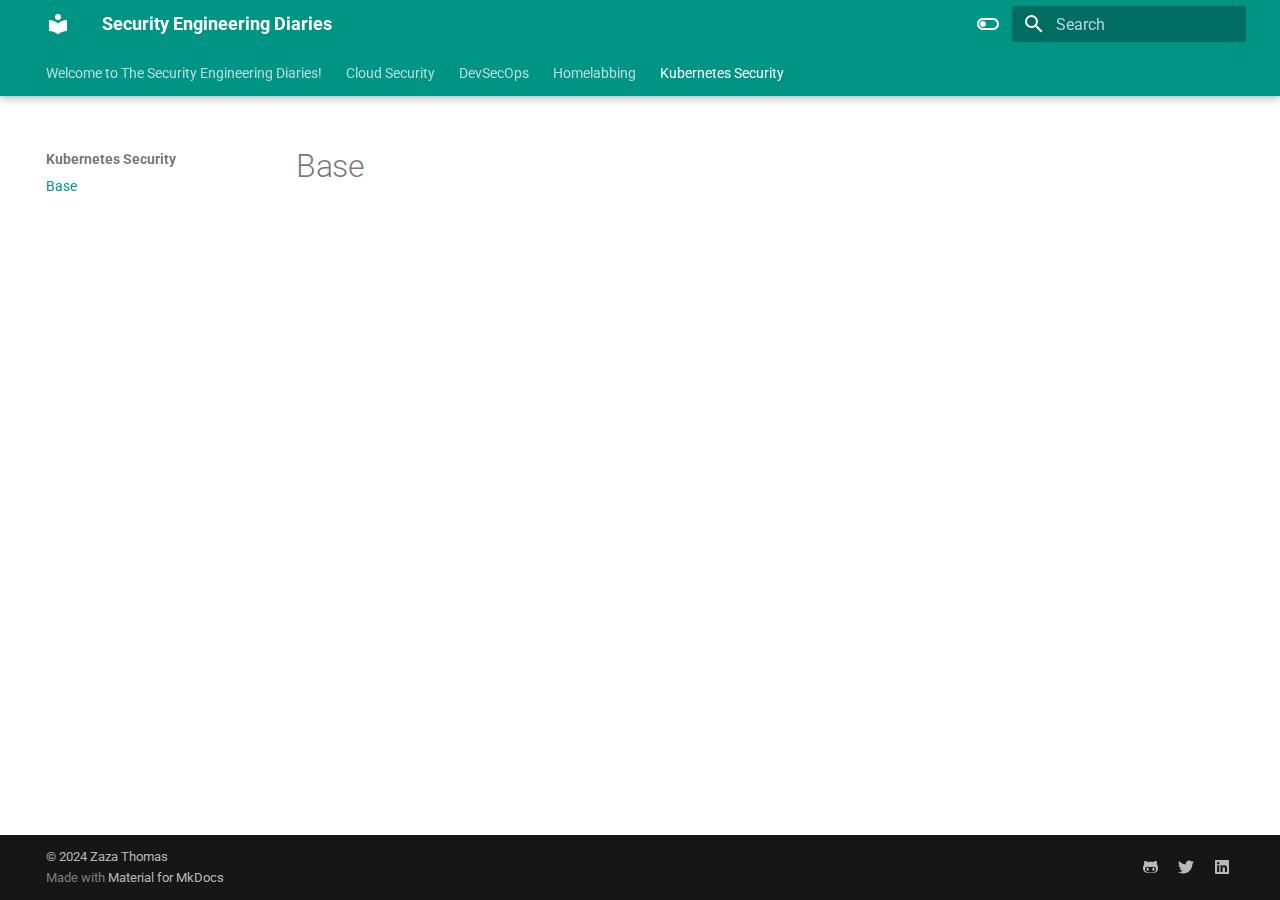
<file: Kubernetes Security/base/index.html>
<!doctype html>
<html lang="en" class="no-js">
  <head>
    
      <meta charset="utf-8">
      <meta name="viewport" content="width=device-width,initial-scale=1">
      
      
      
      
        <link rel="prev" href="../../Homelabbing/base/">
      
      
      
      <link rel="icon" href="../../assets/images/favicon.png">
      <meta name="generator" content="mkdocs-1.6.1, mkdocs-material-9.5.44">
    
    
      
        <title>Base - Security Engineering Diaries</title>
      
    
    
      <link rel="stylesheet" href="../../assets/stylesheets/main.0253249f.min.css">
      
        
        <link rel="stylesheet" href="../../assets/stylesheets/palette.06af60db.min.css">
      
      


    
    
      
    
    
      
        
        
        <link rel="preconnect" href="https://fonts.gstatic.com" crossorigin>
        <link rel="stylesheet" href="https://fonts.googleapis.com/css?family=Roboto:300,300i,400,400i,700,700i%7CRoboto+Mono:400,400i,700,700i&display=fallback">
        <style>:root{--md-text-font:"Roboto";--md-code-font:"Roboto Mono"}</style>
      
    
    
      <link rel="stylesheet" href="../../extra.css">
    
    <script>__md_scope=new URL("../..",location),__md_hash=e=>[...e].reduce(((e,_)=>(e<<5)-e+_.charCodeAt(0)),0),__md_get=(e,_=localStorage,t=__md_scope)=>JSON.parse(_.getItem(t.pathname+"."+e)),__md_set=(e,_,t=localStorage,a=__md_scope)=>{try{t.setItem(a.pathname+"."+e,JSON.stringify(_))}catch(e){}}</script>
    
      

    
    
      
        <meta  property="og:type"  content="website" >
      
        <meta  property="og:title"  content="Base - Security Engineering Diaries" >
      
        <meta  property="og:description"  content="None" >
      
        <meta  property="og:image"  content="./assets/images/social/Kubernetes Security/base.png" >
      
        <meta  property="og:image:type"  content="image/png" >
      
        <meta  property="og:image:width"  content="1200" >
      
        <meta  property="og:image:height"  content="630" >
      
        <meta  property="og:url"  content="None" >
      
        <meta  name="twitter:card"  content="summary_large_image" >
      
        <meta  name="twitter:title"  content="Base - Security Engineering Diaries" >
      
        <meta  name="twitter:description"  content="None" >
      
        <meta  name="twitter:image"  content="./assets/images/social/Kubernetes Security/base.png" >
      
    
    
  </head>
  
  
    
    
      
    
    
    
    
    <body dir="ltr" data-md-color-scheme="default" data-md-color-primary="teal" data-md-color-accent="purple">
  
    
    <input class="md-toggle" data-md-toggle="drawer" type="checkbox" id="__drawer" autocomplete="off">
    <input class="md-toggle" data-md-toggle="search" type="checkbox" id="__search" autocomplete="off">
    <label class="md-overlay" for="__drawer"></label>
    <div data-md-component="skip">
      
    </div>
    <div data-md-component="announce">
      
    </div>
    
    
      

  

<header class="md-header md-header--shadow md-header--lifted" data-md-component="header">
  <nav class="md-header__inner md-grid" aria-label="Header">
    <a href="../.." title="Security Engineering Diaries" class="md-header__button md-logo" aria-label="Security Engineering Diaries" data-md-component="logo">
      
  
  <svg xmlns="http://www.w3.org/2000/svg" viewBox="0 0 24 24"><path d="M12 8a3 3 0 0 0 3-3 3 3 0 0 0-3-3 3 3 0 0 0-3 3 3 3 0 0 0 3 3m0 3.54C9.64 9.35 6.5 8 3 8v11c3.5 0 6.64 1.35 9 3.54 2.36-2.19 5.5-3.54 9-3.54V8c-3.5 0-6.64 1.35-9 3.54"/></svg>

    </a>
    <label class="md-header__button md-icon" for="__drawer">
      
      <svg xmlns="http://www.w3.org/2000/svg" viewBox="0 0 24 24"><path d="M3 6h18v2H3zm0 5h18v2H3zm0 5h18v2H3z"/></svg>
    </label>
    <div class="md-header__title" data-md-component="header-title">
      <div class="md-header__ellipsis">
        <div class="md-header__topic">
          <span class="md-ellipsis">
            Security Engineering Diaries
          </span>
        </div>
        <div class="md-header__topic" data-md-component="header-topic">
          <span class="md-ellipsis">
            
              Base
            
          </span>
        </div>
      </div>
    </div>
    
      
        <form class="md-header__option" data-md-component="palette">
  
    
    
    
    <input class="md-option" data-md-color-media="" data-md-color-scheme="default" data-md-color-primary="teal" data-md-color-accent="purple"  aria-label="Switch to dark mode"  type="radio" name="__palette" id="__palette_0">
    
      <label class="md-header__button md-icon" title="Switch to dark mode" for="__palette_1" hidden>
        <svg xmlns="http://www.w3.org/2000/svg" viewBox="0 0 24 24"><path d="M17 6H7c-3.31 0-6 2.69-6 6s2.69 6 6 6h10c3.31 0 6-2.69 6-6s-2.69-6-6-6m0 10H7c-2.21 0-4-1.79-4-4s1.79-4 4-4h10c2.21 0 4 1.79 4 4s-1.79 4-4 4M7 9c-1.66 0-3 1.34-3 3s1.34 3 3 3 3-1.34 3-3-1.34-3-3-3"/></svg>
      </label>
    
  
    
    
    
    <input class="md-option" data-md-color-media="" data-md-color-scheme="slate" data-md-color-primary="teal" data-md-color-accent="lime"  aria-label="Switch to light mode"  type="radio" name="__palette" id="__palette_1">
    
      <label class="md-header__button md-icon" title="Switch to light mode" for="__palette_0" hidden>
        <svg xmlns="http://www.w3.org/2000/svg" viewBox="0 0 24 24"><path d="M17 7H7a5 5 0 0 0-5 5 5 5 0 0 0 5 5h10a5 5 0 0 0 5-5 5 5 0 0 0-5-5m0 8a3 3 0 0 1-3-3 3 3 0 0 1 3-3 3 3 0 0 1 3 3 3 3 0 0 1-3 3"/></svg>
      </label>
    
  
</form>
      
    
    
      <script>var palette=__md_get("__palette");if(palette&&palette.color){if("(prefers-color-scheme)"===palette.color.media){var media=matchMedia("(prefers-color-scheme: light)"),input=document.querySelector(media.matches?"[data-md-color-media='(prefers-color-scheme: light)']":"[data-md-color-media='(prefers-color-scheme: dark)']");palette.color.media=input.getAttribute("data-md-color-media"),palette.color.scheme=input.getAttribute("data-md-color-scheme"),palette.color.primary=input.getAttribute("data-md-color-primary"),palette.color.accent=input.getAttribute("data-md-color-accent")}for(var[key,value]of Object.entries(palette.color))document.body.setAttribute("data-md-color-"+key,value)}</script>
    
    
    
      <label class="md-header__button md-icon" for="__search">
        
        <svg xmlns="http://www.w3.org/2000/svg" viewBox="0 0 24 24"><path d="M9.5 3A6.5 6.5 0 0 1 16 9.5c0 1.61-.59 3.09-1.56 4.23l.27.27h.79l5 5-1.5 1.5-5-5v-.79l-.27-.27A6.52 6.52 0 0 1 9.5 16 6.5 6.5 0 0 1 3 9.5 6.5 6.5 0 0 1 9.5 3m0 2C7 5 5 7 5 9.5S7 14 9.5 14 14 12 14 9.5 12 5 9.5 5"/></svg>
      </label>
      <div class="md-search" data-md-component="search" role="dialog">
  <label class="md-search__overlay" for="__search"></label>
  <div class="md-search__inner" role="search">
    <form class="md-search__form" name="search">
      <input type="text" class="md-search__input" name="query" aria-label="Search" placeholder="Search" autocapitalize="off" autocorrect="off" autocomplete="off" spellcheck="false" data-md-component="search-query" required>
      <label class="md-search__icon md-icon" for="__search">
        
        <svg xmlns="http://www.w3.org/2000/svg" viewBox="0 0 24 24"><path d="M9.5 3A6.5 6.5 0 0 1 16 9.5c0 1.61-.59 3.09-1.56 4.23l.27.27h.79l5 5-1.5 1.5-5-5v-.79l-.27-.27A6.52 6.52 0 0 1 9.5 16 6.5 6.5 0 0 1 3 9.5 6.5 6.5 0 0 1 9.5 3m0 2C7 5 5 7 5 9.5S7 14 9.5 14 14 12 14 9.5 12 5 9.5 5"/></svg>
        
        <svg xmlns="http://www.w3.org/2000/svg" viewBox="0 0 24 24"><path d="M20 11v2H8l5.5 5.5-1.42 1.42L4.16 12l7.92-7.92L13.5 5.5 8 11z"/></svg>
      </label>
      <nav class="md-search__options" aria-label="Search">
        
          <a href="javascript:void(0)" class="md-search__icon md-icon" title="Share" aria-label="Share" data-clipboard data-clipboard-text="" data-md-component="search-share" tabindex="-1">
            
            <svg xmlns="http://www.w3.org/2000/svg" viewBox="0 0 24 24"><path d="M18 16.08c-.76 0-1.44.3-1.96.77L8.91 12.7c.05-.23.09-.46.09-.7s-.04-.47-.09-.7l7.05-4.11c.54.5 1.25.81 2.04.81a3 3 0 0 0 3-3 3 3 0 0 0-3-3 3 3 0 0 0-3 3c0 .24.04.47.09.7L8.04 9.81C7.5 9.31 6.79 9 6 9a3 3 0 0 0-3 3 3 3 0 0 0 3 3c.79 0 1.5-.31 2.04-.81l7.12 4.15c-.05.21-.08.43-.08.66 0 1.61 1.31 2.91 2.92 2.91s2.92-1.3 2.92-2.91A2.92 2.92 0 0 0 18 16.08"/></svg>
          </a>
        
        <button type="reset" class="md-search__icon md-icon" title="Clear" aria-label="Clear" tabindex="-1">
          
          <svg xmlns="http://www.w3.org/2000/svg" viewBox="0 0 24 24"><path d="M19 6.41 17.59 5 12 10.59 6.41 5 5 6.41 10.59 12 5 17.59 6.41 19 12 13.41 17.59 19 19 17.59 13.41 12z"/></svg>
        </button>
      </nav>
      
        <div class="md-search__suggest" data-md-component="search-suggest"></div>
      
    </form>
    <div class="md-search__output">
      <div class="md-search__scrollwrap" tabindex="0" data-md-scrollfix>
        <div class="md-search-result" data-md-component="search-result">
          <div class="md-search-result__meta">
            Initializing search
          </div>
          <ol class="md-search-result__list" role="presentation"></ol>
        </div>
      </div>
    </div>
  </div>
</div>
    
    
  </nav>
  
    
      
<nav class="md-tabs" aria-label="Tabs" data-md-component="tabs">
  <div class="md-grid">
    <ul class="md-tabs__list">
      
        
  
  
  
    <li class="md-tabs__item">
      <a href="../.." class="md-tabs__link">
        
  
    
  
  Welcome to The Security Engineering Diaries!

      </a>
    </li>
  

      
        
  
  
  
    
    
      <li class="md-tabs__item">
        <a href="../../Cloud%20Security/base/" class="md-tabs__link">
          
  
  Cloud Security

        </a>
      </li>
    
  

      
        
  
  
  
    
    
      <li class="md-tabs__item">
        <a href="../../DevSecOps/base/" class="md-tabs__link">
          
  
  DevSecOps

        </a>
      </li>
    
  

      
        
  
  
  
    
    
      <li class="md-tabs__item">
        <a href="../../Homelabbing/base/" class="md-tabs__link">
          
  
  Homelabbing

        </a>
      </li>
    
  

      
        
  
  
    
  
  
    
    
      <li class="md-tabs__item md-tabs__item--active">
        <a href="./" class="md-tabs__link">
          
  
  Kubernetes Security

        </a>
      </li>
    
  

      
    </ul>
  </div>
</nav>
    
  
</header>
    
    <div class="md-container" data-md-component="container">
      
      
        
      
      <main class="md-main" data-md-component="main">
        <div class="md-main__inner md-grid">
          
            
              
              <div class="md-sidebar md-sidebar--primary" data-md-component="sidebar" data-md-type="navigation" >
                <div class="md-sidebar__scrollwrap">
                  <div class="md-sidebar__inner">
                    


  


  

<nav class="md-nav md-nav--primary md-nav--lifted md-nav--integrated" aria-label="Navigation" data-md-level="0">
  <label class="md-nav__title" for="__drawer">
    <a href="../.." title="Security Engineering Diaries" class="md-nav__button md-logo" aria-label="Security Engineering Diaries" data-md-component="logo">
      
  
  <svg xmlns="http://www.w3.org/2000/svg" viewBox="0 0 24 24"><path d="M12 8a3 3 0 0 0 3-3 3 3 0 0 0-3-3 3 3 0 0 0-3 3 3 3 0 0 0 3 3m0 3.54C9.64 9.35 6.5 8 3 8v11c3.5 0 6.64 1.35 9 3.54 2.36-2.19 5.5-3.54 9-3.54V8c-3.5 0-6.64 1.35-9 3.54"/></svg>

    </a>
    Security Engineering Diaries
  </label>
  
  <ul class="md-nav__list" data-md-scrollfix>
    
      
      
  
  
  
  
    <li class="md-nav__item">
      <a href="../.." class="md-nav__link">
        
  
  <span class="md-ellipsis">
    Welcome to The Security Engineering Diaries!
  </span>
  

      </a>
    </li>
  

    
      
      
  
  
  
  
    
    
    
      
      
        
      
    
    
    <li class="md-nav__item md-nav__item--nested">
      
        
        
        <input class="md-nav__toggle md-toggle " type="checkbox" id="__nav_2" >
        
          
          <label class="md-nav__link" for="__nav_2" id="__nav_2_label" tabindex="0">
            
  
  <span class="md-ellipsis">
    Cloud Security
  </span>
  

            <span class="md-nav__icon md-icon"></span>
          </label>
        
        <nav class="md-nav" data-md-level="1" aria-labelledby="__nav_2_label" aria-expanded="false">
          <label class="md-nav__title" for="__nav_2">
            <span class="md-nav__icon md-icon"></span>
            Cloud Security
          </label>
          <ul class="md-nav__list" data-md-scrollfix>
            
              
                
  
  
  
  
    <li class="md-nav__item">
      <a href="../../Cloud%20Security/base/" class="md-nav__link">
        
  
  <span class="md-ellipsis">
    Base
  </span>
  

      </a>
    </li>
  

              
            
          </ul>
        </nav>
      
    </li>
  

    
      
      
  
  
  
  
    
    
    
      
      
        
      
    
    
    <li class="md-nav__item md-nav__item--nested">
      
        
        
        <input class="md-nav__toggle md-toggle " type="checkbox" id="__nav_3" >
        
          
          <label class="md-nav__link" for="__nav_3" id="__nav_3_label" tabindex="0">
            
  
  <span class="md-ellipsis">
    DevSecOps
  </span>
  

            <span class="md-nav__icon md-icon"></span>
          </label>
        
        <nav class="md-nav" data-md-level="1" aria-labelledby="__nav_3_label" aria-expanded="false">
          <label class="md-nav__title" for="__nav_3">
            <span class="md-nav__icon md-icon"></span>
            DevSecOps
          </label>
          <ul class="md-nav__list" data-md-scrollfix>
            
              
                
  
  
  
  
    <li class="md-nav__item">
      <a href="../../DevSecOps/base/" class="md-nav__link">
        
  
  <span class="md-ellipsis">
    Base
  </span>
  

      </a>
    </li>
  

              
            
          </ul>
        </nav>
      
    </li>
  

    
      
      
  
  
  
  
    
    
    
      
      
        
      
    
    
    <li class="md-nav__item md-nav__item--nested">
      
        
        
        <input class="md-nav__toggle md-toggle " type="checkbox" id="__nav_4" >
        
          
          <label class="md-nav__link" for="__nav_4" id="__nav_4_label" tabindex="0">
            
  
  <span class="md-ellipsis">
    Homelabbing
  </span>
  

            <span class="md-nav__icon md-icon"></span>
          </label>
        
        <nav class="md-nav" data-md-level="1" aria-labelledby="__nav_4_label" aria-expanded="false">
          <label class="md-nav__title" for="__nav_4">
            <span class="md-nav__icon md-icon"></span>
            Homelabbing
          </label>
          <ul class="md-nav__list" data-md-scrollfix>
            
              
                
  
  
  
  
    <li class="md-nav__item">
      <a href="../../Homelabbing/base/" class="md-nav__link">
        
  
  <span class="md-ellipsis">
    Base
  </span>
  

      </a>
    </li>
  

              
            
          </ul>
        </nav>
      
    </li>
  

    
      
      
  
  
    
  
  
  
    
    
    
      
        
        
      
      
        
      
    
    
    <li class="md-nav__item md-nav__item--active md-nav__item--section md-nav__item--nested">
      
        
        
        <input class="md-nav__toggle md-toggle " type="checkbox" id="__nav_5" checked>
        
          
          <label class="md-nav__link" for="__nav_5" id="__nav_5_label" tabindex="">
            
  
  <span class="md-ellipsis">
    Kubernetes Security
  </span>
  

            <span class="md-nav__icon md-icon"></span>
          </label>
        
        <nav class="md-nav" data-md-level="1" aria-labelledby="__nav_5_label" aria-expanded="true">
          <label class="md-nav__title" for="__nav_5">
            <span class="md-nav__icon md-icon"></span>
            Kubernetes Security
          </label>
          <ul class="md-nav__list" data-md-scrollfix>
            
              
                
  
  
    
  
  
  
    <li class="md-nav__item md-nav__item--active">
      
      <input class="md-nav__toggle md-toggle" type="checkbox" id="__toc">
      
      
      
      <a href="./" class="md-nav__link md-nav__link--active">
        
  
  <span class="md-ellipsis">
    Base
  </span>
  

      </a>
      
    </li>
  

              
            
          </ul>
        </nav>
      
    </li>
  

    
  </ul>
</nav>
                  </div>
                </div>
              </div>
            
            
          
          
            <div class="md-content" data-md-component="content">
              <article class="md-content__inner md-typeset">
                
                  


  <h1>Base</h1>









  
  






                
              </article>
            </div>
          
          
  <script>var tabs=__md_get("__tabs");if(Array.isArray(tabs))e:for(var set of document.querySelectorAll(".tabbed-set")){var labels=set.querySelector(".tabbed-labels");for(var tab of tabs)for(var label of labels.getElementsByTagName("label"))if(label.innerText.trim()===tab){var input=document.getElementById(label.htmlFor);input.checked=!0;continue e}}</script>

<script>var target=document.getElementById(location.hash.slice(1));target&&target.name&&(target.checked=target.name.startsWith("__tabbed_"))</script>
        </div>
        
          <button type="button" class="md-top md-icon" data-md-component="top" hidden>
  
  <svg xmlns="http://www.w3.org/2000/svg" viewBox="0 0 24 24"><path d="M13 20h-2V8l-5.5 5.5-1.42-1.42L12 4.16l7.92 7.92-1.42 1.42L13 8z"/></svg>
  Back to top
</button>
        
      </main>
      
        <footer class="md-footer">
  
  <div class="md-footer-meta md-typeset">
    <div class="md-footer-meta__inner md-grid">
      <div class="md-copyright">
  
    <div class="md-copyright__highlight">
      &copy; 2024 <a href="https://github.com/zazathomas"  target="_blank" rel="noopener">Zaza Thomas</a>

    </div>
  
  
    Made with
    <a href="https://squidfunk.github.io/mkdocs-material/" target="_blank" rel="noopener">
      Material for MkDocs
    </a>
  
</div>
      
        <div class="md-social">
  
    
    
    
    
      
      
    
    <a href="https://github.com/zazathomas" target="_blank" rel="noopener" title="github.com" class="md-social__link">
      <svg xmlns="http://www.w3.org/2000/svg" viewBox="0 0 480 512"><!--! Font Awesome Free 6.6.0 by @fontawesome - https://fontawesome.com License - https://fontawesome.com/license/free (Icons: CC BY 4.0, Fonts: SIL OFL 1.1, Code: MIT License) Copyright 2024 Fonticons, Inc.--><path d="M186.1 328.7c0 20.9-10.9 55.1-36.7 55.1s-36.7-34.2-36.7-55.1 10.9-55.1 36.7-55.1 36.7 34.2 36.7 55.1M480 278.2c0 31.9-3.2 65.7-17.5 95-37.9 76.6-142.1 74.8-216.7 74.8-75.8 0-186.2 2.7-225.6-74.8-14.6-29-20.2-63.1-20.2-95 0-41.9 13.9-81.5 41.5-113.6-5.2-15.8-7.7-32.4-7.7-48.8 0-21.5 4.9-32.3 14.6-51.8 45.3 0 74.3 9 108.8 36 29-6.9 58.8-10 88.7-10 27 0 54.2 2.9 80.4 9.2 34-26.7 63-35.2 107.8-35.2 9.8 19.5 14.6 30.3 14.6 51.8 0 16.4-2.6 32.7-7.7 48.2 27.5 32.4 39 72.3 39 114.2m-64.3 50.5c0-43.9-26.7-82.6-73.5-82.6-18.9 0-37 3.4-56 6-14.9 2.3-29.8 3.2-45.1 3.2-15.2 0-30.1-.9-45.1-3.2-18.7-2.6-37-6-56-6-46.8 0-73.5 38.7-73.5 82.6 0 87.8 80.4 101.3 150.4 101.3h48.2c70.3 0 150.6-13.4 150.6-101.3m-82.6-55.1c-25.8 0-36.7 34.2-36.7 55.1s10.9 55.1 36.7 55.1 36.7-34.2 36.7-55.1-10.9-55.1-36.7-55.1"/></svg>
    </a>
  
    
    
    
    
      
      
    
    <a href="https://twitter.com/zazathomas" target="_blank" rel="noopener" title="twitter.com" class="md-social__link">
      <svg xmlns="http://www.w3.org/2000/svg" viewBox="0 0 512 512"><!--! Font Awesome Free 6.6.0 by @fontawesome - https://fontawesome.com License - https://fontawesome.com/license/free (Icons: CC BY 4.0, Fonts: SIL OFL 1.1, Code: MIT License) Copyright 2024 Fonticons, Inc.--><path d="M459.37 151.716c.325 4.548.325 9.097.325 13.645 0 138.72-105.583 298.558-298.558 298.558-59.452 0-114.68-17.219-161.137-47.106 8.447.974 16.568 1.299 25.34 1.299 49.055 0 94.213-16.568 130.274-44.832-46.132-.975-84.792-31.188-98.112-72.772 6.498.974 12.995 1.624 19.818 1.624 9.421 0 18.843-1.3 27.614-3.573-48.081-9.747-84.143-51.98-84.143-102.985v-1.299c13.969 7.797 30.214 12.67 47.431 13.319-28.264-18.843-46.781-51.005-46.781-87.391 0-19.492 5.197-37.36 14.294-52.954 51.655 63.675 129.3 105.258 216.365 109.807-1.624-7.797-2.599-15.918-2.599-24.04 0-57.828 46.782-104.934 104.934-104.934 30.213 0 57.502 12.67 76.67 33.137 23.715-4.548 46.456-13.32 66.599-25.34-7.798 24.366-24.366 44.833-46.132 57.827 21.117-2.273 41.584-8.122 60.426-16.243-14.292 20.791-32.161 39.308-52.628 54.253"/></svg>
    </a>
  
    
    
    
    
      
      
    
    <a href="https://www.linkedin.com/in/zazathomas" target="_blank" rel="noopener" title="www.linkedin.com" class="md-social__link">
      <svg xmlns="http://www.w3.org/2000/svg" viewBox="0 0 448 512"><!--! Font Awesome Free 6.6.0 by @fontawesome - https://fontawesome.com License - https://fontawesome.com/license/free (Icons: CC BY 4.0, Fonts: SIL OFL 1.1, Code: MIT License) Copyright 2024 Fonticons, Inc.--><path d="M416 32H31.9C14.3 32 0 46.5 0 64.3v383.4C0 465.5 14.3 480 31.9 480H416c17.6 0 32-14.5 32-32.3V64.3c0-17.8-14.4-32.3-32-32.3M135.4 416H69V202.2h66.5V416zm-33.2-243c-21.3 0-38.5-17.3-38.5-38.5S80.9 96 102.2 96c21.2 0 38.5 17.3 38.5 38.5 0 21.3-17.2 38.5-38.5 38.5m282.1 243h-66.4V312c0-24.8-.5-56.7-34.5-56.7-34.6 0-39.9 27-39.9 54.9V416h-66.4V202.2h63.7v29.2h.9c8.9-16.8 30.6-34.5 62.9-34.5 67.2 0 79.7 44.3 79.7 101.9z"/></svg>
    </a>
  
</div>
      
    </div>
  </div>
</footer>
      
    </div>
    <div class="md-dialog" data-md-component="dialog">
      <div class="md-dialog__inner md-typeset"></div>
    </div>
    
      <div class="md-progress" data-md-component="progress" role="progressbar"></div>
    
    
    <script id="__config" type="application/json">{"base": "../..", "features": ["navigation.tabs", "navigation.tabs.sticky", "navigation.sections", "toc.integrate", "navigation.top", "search.suggest", "search.highlight", "search.share", "content.tabs.link", "content.code.annotation", "content.code.copy", "navigation.instant", "navigation.instant.progress", "navigation.instant.preview", "navigation.tracking"], "search": "../../assets/javascripts/workers/search.6ce7567c.min.js", "translations": {"clipboard.copied": "Copied to clipboard", "clipboard.copy": "Copy to clipboard", "search.result.more.one": "1 more on this page", "search.result.more.other": "# more on this page", "search.result.none": "No matching documents", "search.result.one": "1 matching document", "search.result.other": "# matching documents", "search.result.placeholder": "Type to start searching", "search.result.term.missing": "Missing", "select.version": "Select version"}}</script>
    
    
      <script src="../../assets/javascripts/bundle.83f73b43.min.js"></script>
      
    
  </body>
</html>
</file>
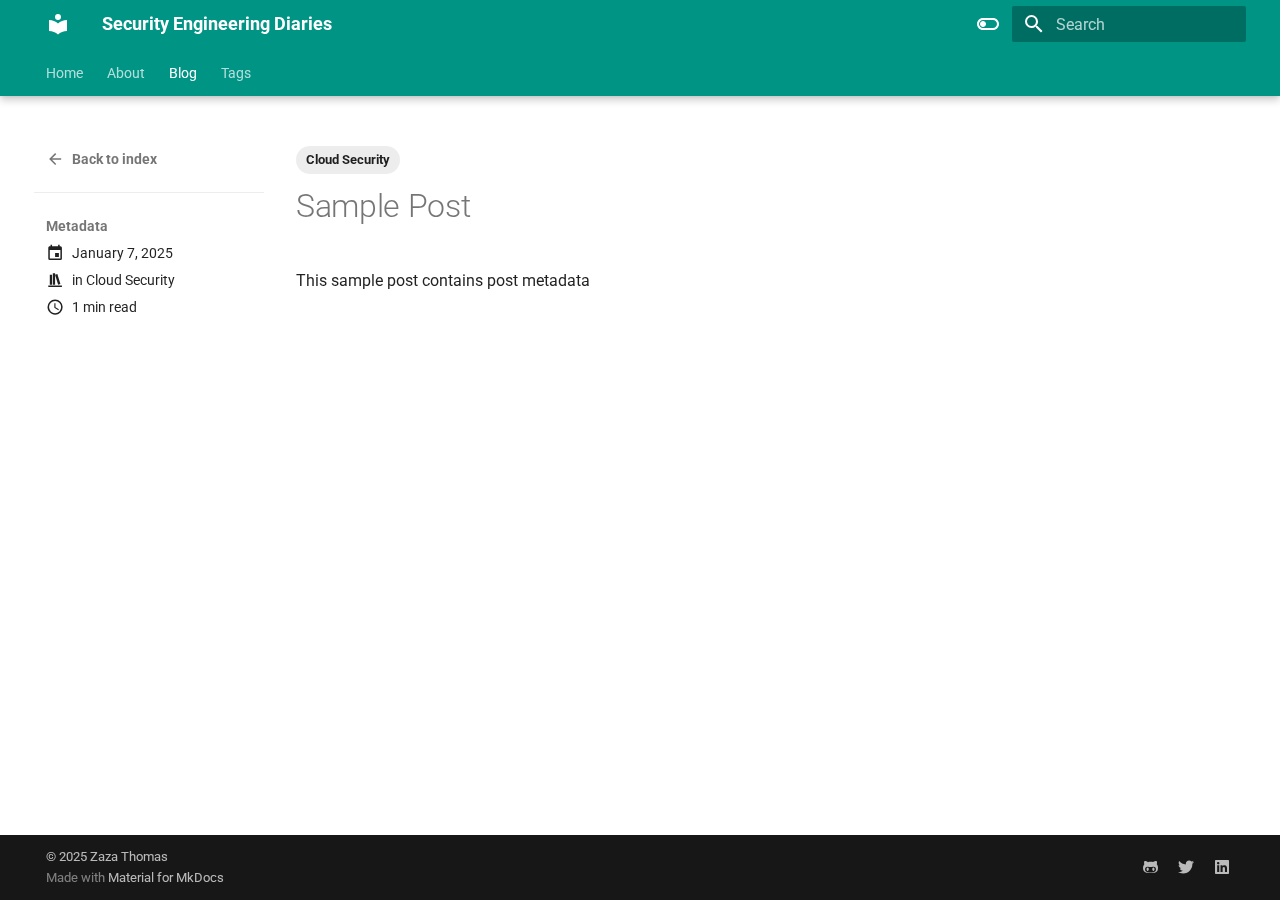
<file: blog/2025/01/07/sample-post/index.html>
<!doctype html>
<html lang="en" class="no-js">
  <head>
    
      <meta charset="utf-8">
      <meta name="viewport" content="width=device-width,initial-scale=1">
      
      
      
      
      
      
      <link rel="icon" href="../../../../../assets/images/favicon.png">
      <meta name="generator" content="mkdocs-1.6.1, mkdocs-material-9.5.49">
    
    
      
        <title>Sample Post - Security Engineering Diaries</title>
      
    
    
      <link rel="stylesheet" href="../../../../../assets/stylesheets/main.6f8fc17f.min.css">
      
        
        <link rel="stylesheet" href="../../../../../assets/stylesheets/palette.06af60db.min.css">
      
      


    
    
      
    
    
      
        
        
        <link rel="preconnect" href="https://fonts.gstatic.com" crossorigin>
        <link rel="stylesheet" href="https://fonts.googleapis.com/css?family=Roboto:300,300i,400,400i,700,700i%7CRoboto+Mono:400,400i,700,700i&display=fallback">
        <style>:root{--md-text-font:"Roboto";--md-code-font:"Roboto Mono"}</style>
      
    
    
      <link rel="stylesheet" href="../../../../../extra.css">
    
    <script>__md_scope=new URL("../../../../..",location),__md_hash=e=>[...e].reduce(((e,_)=>(e<<5)-e+_.charCodeAt(0)),0),__md_get=(e,_=localStorage,t=__md_scope)=>JSON.parse(_.getItem(t.pathname+"."+e)),__md_set=(e,_,t=localStorage,a=__md_scope)=>{try{t.setItem(a.pathname+"."+e,JSON.stringify(_))}catch(e){}}</script>
    
      

    
    
      
        <meta  property="og:type"  content="website" >
      
        <meta  property="og:title"  content="Sample Post - Security Engineering Diaries" >
      
        <meta  property="og:description"  content="None" >
      
        <meta  property="og:image"  content="./assets/images/social/blog/posts/first.png" >
      
        <meta  property="og:image:type"  content="image/png" >
      
        <meta  property="og:image:width"  content="1200" >
      
        <meta  property="og:image:height"  content="630" >
      
        <meta  property="og:url"  content="None" >
      
        <meta  name="twitter:card"  content="summary_large_image" >
      
        <meta  name="twitter:title"  content="Sample Post - Security Engineering Diaries" >
      
        <meta  name="twitter:description"  content="None" >
      
        <meta  name="twitter:image"  content="./assets/images/social/blog/posts/first.png" >
      
    
    
  </head>
  
  
    
    
      
    
    
    
    
    <body dir="ltr" data-md-color-scheme="default" data-md-color-primary="teal" data-md-color-accent="purple">
  
    
    <input class="md-toggle" data-md-toggle="drawer" type="checkbox" id="__drawer" autocomplete="off">
    <input class="md-toggle" data-md-toggle="search" type="checkbox" id="__search" autocomplete="off">
    <label class="md-overlay" for="__drawer"></label>
    <div data-md-component="skip">
      
        
        <a href="#sample-post" class="md-skip">
          Skip to content
        </a>
      
    </div>
    <div data-md-component="announce">
      
    </div>
    
    
      

  

<header class="md-header md-header--shadow md-header--lifted" data-md-component="header">
  <nav class="md-header__inner md-grid" aria-label="Header">
    <a href="../../../../.." title="Security Engineering Diaries" class="md-header__button md-logo" aria-label="Security Engineering Diaries" data-md-component="logo">
      
  
  <svg xmlns="http://www.w3.org/2000/svg" viewBox="0 0 24 24"><path d="M12 8a3 3 0 0 0 3-3 3 3 0 0 0-3-3 3 3 0 0 0-3 3 3 3 0 0 0 3 3m0 3.54C9.64 9.35 6.5 8 3 8v11c3.5 0 6.64 1.35 9 3.54 2.36-2.19 5.5-3.54 9-3.54V8c-3.5 0-6.64 1.35-9 3.54"/></svg>

    </a>
    <label class="md-header__button md-icon" for="__drawer">
      
      <svg xmlns="http://www.w3.org/2000/svg" viewBox="0 0 24 24"><path d="M3 6h18v2H3zm0 5h18v2H3zm0 5h18v2H3z"/></svg>
    </label>
    <div class="md-header__title" data-md-component="header-title">
      <div class="md-header__ellipsis">
        <div class="md-header__topic">
          <span class="md-ellipsis">
            Security Engineering Diaries
          </span>
        </div>
        <div class="md-header__topic" data-md-component="header-topic">
          <span class="md-ellipsis">
            
              Sample Post
            
          </span>
        </div>
      </div>
    </div>
    
      
        <form class="md-header__option" data-md-component="palette">
  
    
    
    
    <input class="md-option" data-md-color-media="" data-md-color-scheme="default" data-md-color-primary="teal" data-md-color-accent="purple"  aria-label="Switch to dark mode"  type="radio" name="__palette" id="__palette_0">
    
      <label class="md-header__button md-icon" title="Switch to dark mode" for="__palette_1" hidden>
        <svg xmlns="http://www.w3.org/2000/svg" viewBox="0 0 24 24"><path d="M17 6H7c-3.31 0-6 2.69-6 6s2.69 6 6 6h10c3.31 0 6-2.69 6-6s-2.69-6-6-6m0 10H7c-2.21 0-4-1.79-4-4s1.79-4 4-4h10c2.21 0 4 1.79 4 4s-1.79 4-4 4M7 9c-1.66 0-3 1.34-3 3s1.34 3 3 3 3-1.34 3-3-1.34-3-3-3"/></svg>
      </label>
    
  
    
    
    
    <input class="md-option" data-md-color-media="" data-md-color-scheme="slate" data-md-color-primary="teal" data-md-color-accent="lime"  aria-label="Switch to light mode"  type="radio" name="__palette" id="__palette_1">
    
      <label class="md-header__button md-icon" title="Switch to light mode" for="__palette_0" hidden>
        <svg xmlns="http://www.w3.org/2000/svg" viewBox="0 0 24 24"><path d="M17 7H7a5 5 0 0 0-5 5 5 5 0 0 0 5 5h10a5 5 0 0 0 5-5 5 5 0 0 0-5-5m0 8a3 3 0 0 1-3-3 3 3 0 0 1 3-3 3 3 0 0 1 3 3 3 3 0 0 1-3 3"/></svg>
      </label>
    
  
</form>
      
    
    
      <script>var palette=__md_get("__palette");if(palette&&palette.color){if("(prefers-color-scheme)"===palette.color.media){var media=matchMedia("(prefers-color-scheme: light)"),input=document.querySelector(media.matches?"[data-md-color-media='(prefers-color-scheme: light)']":"[data-md-color-media='(prefers-color-scheme: dark)']");palette.color.media=input.getAttribute("data-md-color-media"),palette.color.scheme=input.getAttribute("data-md-color-scheme"),palette.color.primary=input.getAttribute("data-md-color-primary"),palette.color.accent=input.getAttribute("data-md-color-accent")}for(var[key,value]of Object.entries(palette.color))document.body.setAttribute("data-md-color-"+key,value)}</script>
    
    
    
      <label class="md-header__button md-icon" for="__search">
        
        <svg xmlns="http://www.w3.org/2000/svg" viewBox="0 0 24 24"><path d="M9.5 3A6.5 6.5 0 0 1 16 9.5c0 1.61-.59 3.09-1.56 4.23l.27.27h.79l5 5-1.5 1.5-5-5v-.79l-.27-.27A6.52 6.52 0 0 1 9.5 16 6.5 6.5 0 0 1 3 9.5 6.5 6.5 0 0 1 9.5 3m0 2C7 5 5 7 5 9.5S7 14 9.5 14 14 12 14 9.5 12 5 9.5 5"/></svg>
      </label>
      <div class="md-search" data-md-component="search" role="dialog">
  <label class="md-search__overlay" for="__search"></label>
  <div class="md-search__inner" role="search">
    <form class="md-search__form" name="search">
      <input type="text" class="md-search__input" name="query" aria-label="Search" placeholder="Search" autocapitalize="off" autocorrect="off" autocomplete="off" spellcheck="false" data-md-component="search-query" required>
      <label class="md-search__icon md-icon" for="__search">
        
        <svg xmlns="http://www.w3.org/2000/svg" viewBox="0 0 24 24"><path d="M9.5 3A6.5 6.5 0 0 1 16 9.5c0 1.61-.59 3.09-1.56 4.23l.27.27h.79l5 5-1.5 1.5-5-5v-.79l-.27-.27A6.52 6.52 0 0 1 9.5 16 6.5 6.5 0 0 1 3 9.5 6.5 6.5 0 0 1 9.5 3m0 2C7 5 5 7 5 9.5S7 14 9.5 14 14 12 14 9.5 12 5 9.5 5"/></svg>
        
        <svg xmlns="http://www.w3.org/2000/svg" viewBox="0 0 24 24"><path d="M20 11v2H8l5.5 5.5-1.42 1.42L4.16 12l7.92-7.92L13.5 5.5 8 11z"/></svg>
      </label>
      <nav class="md-search__options" aria-label="Search">
        
          <a href="javascript:void(0)" class="md-search__icon md-icon" title="Share" aria-label="Share" data-clipboard data-clipboard-text="" data-md-component="search-share" tabindex="-1">
            
            <svg xmlns="http://www.w3.org/2000/svg" viewBox="0 0 24 24"><path d="M18 16.08c-.76 0-1.44.3-1.96.77L8.91 12.7c.05-.23.09-.46.09-.7s-.04-.47-.09-.7l7.05-4.11c.54.5 1.25.81 2.04.81a3 3 0 0 0 3-3 3 3 0 0 0-3-3 3 3 0 0 0-3 3c0 .24.04.47.09.7L8.04 9.81C7.5 9.31 6.79 9 6 9a3 3 0 0 0-3 3 3 3 0 0 0 3 3c.79 0 1.5-.31 2.04-.81l7.12 4.15c-.05.21-.08.43-.08.66 0 1.61 1.31 2.91 2.92 2.91s2.92-1.3 2.92-2.91A2.92 2.92 0 0 0 18 16.08"/></svg>
          </a>
        
        <button type="reset" class="md-search__icon md-icon" title="Clear" aria-label="Clear" tabindex="-1">
          
          <svg xmlns="http://www.w3.org/2000/svg" viewBox="0 0 24 24"><path d="M19 6.41 17.59 5 12 10.59 6.41 5 5 6.41 10.59 12 5 17.59 6.41 19 12 13.41 17.59 19 19 17.59 13.41 12z"/></svg>
        </button>
      </nav>
      
        <div class="md-search__suggest" data-md-component="search-suggest"></div>
      
    </form>
    <div class="md-search__output">
      <div class="md-search__scrollwrap" tabindex="0" data-md-scrollfix>
        <div class="md-search-result" data-md-component="search-result">
          <div class="md-search-result__meta">
            Initializing search
          </div>
          <ol class="md-search-result__list" role="presentation"></ol>
        </div>
      </div>
    </div>
  </div>
</div>
    
    
  </nav>
  
    
      
<nav class="md-tabs" aria-label="Tabs" data-md-component="tabs">
  <div class="md-grid">
    <ul class="md-tabs__list">
      
        
  
  
  
    <li class="md-tabs__item">
      <a href="../../../../.." class="md-tabs__link">
        
  
    
  
  Home

      </a>
    </li>
  

      
        
  
  
  
    <li class="md-tabs__item">
      <a href="../../../../../about/" class="md-tabs__link">
        
  
    
  
  About

      </a>
    </li>
  

      
        
  
  
    
  
  
    
    
      <li class="md-tabs__item md-tabs__item--active">
        <a href="../../../../" class="md-tabs__link">
          
  
  Blog

        </a>
      </li>
    
  

      
        
  
  
  
    <li class="md-tabs__item">
      <a href="../../../../../tags/" class="md-tabs__link">
        
  
    
  
  Tags

      </a>
    </li>
  

      
    </ul>
  </div>
</nav>
    
  
</header>
    
    <div class="md-container" data-md-component="container">
      
      
        
      
      <main class="md-main" data-md-component="main">
        <div class="md-main__inner md-grid">
          
            
              
                
              
              <div class="md-sidebar md-sidebar--primary" data-md-component="sidebar" data-md-type="navigation" hidden>
                <div class="md-sidebar__scrollwrap">
                  <div class="md-sidebar__inner">
                    


  


<nav class="md-nav md-nav--primary md-nav--lifted" aria-label="Navigation" data-md-level="0">
  <label class="md-nav__title" for="__drawer">
    <a href="../../../../.." title="Security Engineering Diaries" class="md-nav__button md-logo" aria-label="Security Engineering Diaries" data-md-component="logo">
      
  
  <svg xmlns="http://www.w3.org/2000/svg" viewBox="0 0 24 24"><path d="M12 8a3 3 0 0 0 3-3 3 3 0 0 0-3-3 3 3 0 0 0-3 3 3 3 0 0 0 3 3m0 3.54C9.64 9.35 6.5 8 3 8v11c3.5 0 6.64 1.35 9 3.54 2.36-2.19 5.5-3.54 9-3.54V8c-3.5 0-6.64 1.35-9 3.54"/></svg>

    </a>
    Security Engineering Diaries
  </label>
  
  <ul class="md-nav__list" data-md-scrollfix>
    
      
      
  
  
  
  
    <li class="md-nav__item">
      <a href="../../../../.." class="md-nav__link">
        
  
  <span class="md-ellipsis">
    Home
  </span>
  

      </a>
    </li>
  

    
      
      
  
  
  
  
    <li class="md-nav__item">
      <a href="../../../../../about/" class="md-nav__link">
        
  
  <span class="md-ellipsis">
    About
  </span>
  

      </a>
    </li>
  

    
      
      
  
  
    
  
  
  
    
    
    
      
        
        
      
      
        
      
    
    
    <li class="md-nav__item md-nav__item--active md-nav__item--section md-nav__item--nested">
      
        
        
        <input class="md-nav__toggle md-toggle " type="checkbox" id="__nav_3" checked>
        
          
          <label class="md-nav__link" for="__nav_3" id="__nav_3_label" tabindex="">
            
  
  <span class="md-ellipsis">
    Blog
  </span>
  

            <span class="md-nav__icon md-icon"></span>
          </label>
        
        <nav class="md-nav" data-md-level="1" aria-labelledby="__nav_3_label" aria-expanded="true">
          <label class="md-nav__title" for="__nav_3">
            <span class="md-nav__icon md-icon"></span>
            Blog
          </label>
          <ul class="md-nav__list" data-md-scrollfix>
            
              
                
  
  
    
  
  
    
  
  
    <li class="md-nav__item md-nav__item--active">
      <a href="../../../../" class="md-nav__link">
        
  
  <span class="md-ellipsis">
    Blog
  </span>
  

      </a>
    </li>
  

              
            
              
                
  
  
  
  
    
    
    
      
      
        
          
          
        
      
    
    
    <li class="md-nav__item md-nav__item--section md-nav__item--nested">
      
        
        
          
        
        <input class="md-nav__toggle md-toggle md-toggle--indeterminate" type="checkbox" id="__nav_3_2" >
        
          
          <label class="md-nav__link" for="__nav_3_2" id="__nav_3_2_label" tabindex="">
            
  
  <span class="md-ellipsis">
    Archive
  </span>
  

            <span class="md-nav__icon md-icon"></span>
          </label>
        
        <nav class="md-nav" data-md-level="2" aria-labelledby="__nav_3_2_label" aria-expanded="false">
          <label class="md-nav__title" for="__nav_3_2">
            <span class="md-nav__icon md-icon"></span>
            Archive
          </label>
          <ul class="md-nav__list" data-md-scrollfix>
            
              
                
  
  
  
    
  
  
    <li class="md-nav__item">
      <a href="../../../../archive/2025/" class="md-nav__link">
        
  
  <span class="md-ellipsis">
    2025
  </span>
  

      </a>
    </li>
  

              
            
          </ul>
        </nav>
      
    </li>
  

              
            
              
                
  
  
  
  
    
    
    
      
      
        
          
          
        
      
    
    
    <li class="md-nav__item md-nav__item--section md-nav__item--nested">
      
        
        
          
        
        <input class="md-nav__toggle md-toggle md-toggle--indeterminate" type="checkbox" id="__nav_3_3" >
        
          
          <label class="md-nav__link" for="__nav_3_3" id="__nav_3_3_label" tabindex="">
            
  
  <span class="md-ellipsis">
    Categories
  </span>
  

            <span class="md-nav__icon md-icon"></span>
          </label>
        
        <nav class="md-nav" data-md-level="2" aria-labelledby="__nav_3_3_label" aria-expanded="false">
          <label class="md-nav__title" for="__nav_3_3">
            <span class="md-nav__icon md-icon"></span>
            Categories
          </label>
          <ul class="md-nav__list" data-md-scrollfix>
            
              
                
  
  
  
    
  
  
    <li class="md-nav__item">
      <a href="../../../../category/cloud-security/" class="md-nav__link">
        
  
  <span class="md-ellipsis">
    Cloud Security
  </span>
  

      </a>
    </li>
  

              
            
          </ul>
        </nav>
      
    </li>
  

              
            
          </ul>
        </nav>
      
    </li>
  

    
      
      
  
  
  
  
    <li class="md-nav__item">
      <a href="../../../../../tags/" class="md-nav__link">
        
  
  <span class="md-ellipsis">
    Tags
  </span>
  

      </a>
    </li>
  

    
  </ul>
</nav>
                  </div>
                </div>
              </div>
            
            
              
                
              
              <div class="md-sidebar md-sidebar--secondary" data-md-component="sidebar" data-md-type="toc" >
                <div class="md-sidebar__scrollwrap">
                  <div class="md-sidebar__inner">
                    

<nav class="md-nav md-nav--secondary" aria-label="Table of contents">
  
  
  
    
  
  
</nav>
                  </div>
                </div>
              </div>
            
          
          
  <div class="md-content md-content--post" data-md-component="content">
    <div class="md-sidebar md-sidebar--post" data-md-component="sidebar" data-md-type="navigation">
      <div class="md-sidebar__scrollwrap">
        <div class="md-sidebar__inner md-post">
          <nav class="md-nav md-nav--primary">
            <div class="md-post__back">
              <div class="md-nav__title md-nav__container">
                <a href="../../../../" class="md-nav__link">
                  <svg xmlns="http://www.w3.org/2000/svg" viewBox="0 0 24 24"><path d="M20 11v2H8l5.5 5.5-1.42 1.42L4.16 12l7.92-7.92L13.5 5.5 8 11z"/></svg>
                  <span class="md-ellipsis">
                    Back to index
                  </span>
                </a>
              </div>
            </div>
            
            <ul class="md-post__meta md-nav__list">
              <li class="md-nav__item md-nav__item--section">
                <div class="md-post__title">
                  <span class="md-ellipsis">
                    Metadata
                  </span>
                </div>
                <nav class="md-nav">
                  <ul class="md-nav__list">
                    <li class="md-nav__item">
                      <div class="md-nav__link">
                        <svg xmlns="http://www.w3.org/2000/svg" viewBox="0 0 24 24"><path d="M19 19H5V8h14m-3-7v2H8V1H6v2H5c-1.11 0-2 .89-2 2v14a2 2 0 0 0 2 2h14a2 2 0 0 0 2-2V5a2 2 0 0 0-2-2h-1V1m-1 11h-5v5h5z"/></svg>
                        <time datetime="2025-01-07 00:00:00+00:00" class="md-ellipsis">January 7, 2025</time>
                      </div>
                    </li>
                    
                    
                      <li class="md-nav__item">
                        <div class="md-nav__link">
                          <svg xmlns="http://www.w3.org/2000/svg" viewBox="0 0 24 24"><path d="M9 3v15h3V3zm3 2 4 13 3-1-4-13zM5 5v13h3V5zM3 19v2h18v-2z"/></svg>
                          <span class="md-ellipsis">
                            in
                            
                              <a href="../../../../category/cloud-security/">Cloud Security</a></span>
                        </div>
                      </li>
                    
                    
                      
                      <li class="md-nav__item">
                        <div class="md-nav__link">
                          <svg xmlns="http://www.w3.org/2000/svg" viewBox="0 0 24 24"><path d="M12 20a8 8 0 0 0 8-8 8 8 0 0 0-8-8 8 8 0 0 0-8 8 8 8 0 0 0 8 8m0-18a10 10 0 0 1 10 10 10 10 0 0 1-10 10C6.47 22 2 17.5 2 12A10 10 0 0 1 12 2m.5 5v5.25l4.5 2.67-.75 1.23L11 13V7z"/></svg>
                          <span class="md-ellipsis">
                            
                              1 min read
                            
                          </span>
                        </div>
                      </li>
                    
                  </ul>
                </nav>
              </li>
            </ul>
          </nav>
          
        </div>
      </div>
    </div>
    <article class="md-content__inner md-typeset">
      
        
  
  

<nav class="md-tags" >
  
    
    
    
      <a href="../../../../../tags/#cloud-security" class="md-tag">Cloud Security</a>
    
  
</nav>



<h1 id="sample-post">Sample Post</h1>
<p>This sample post contains post metadata</p>







  
  




  



      
    </article>
  </div>

          
  <script>var tabs=__md_get("__tabs");if(Array.isArray(tabs))e:for(var set of document.querySelectorAll(".tabbed-set")){var labels=set.querySelector(".tabbed-labels");for(var tab of tabs)for(var label of labels.getElementsByTagName("label"))if(label.innerText.trim()===tab){var input=document.getElementById(label.htmlFor);input.checked=!0;continue e}}</script>

<script>var target=document.getElementById(location.hash.slice(1));target&&target.name&&(target.checked=target.name.startsWith("__tabbed_"))</script>
        </div>
        
          <button type="button" class="md-top md-icon" data-md-component="top" hidden>
  
  <svg xmlns="http://www.w3.org/2000/svg" viewBox="0 0 24 24"><path d="M13 20h-2V8l-5.5 5.5-1.42-1.42L12 4.16l7.92 7.92-1.42 1.42L13 8z"/></svg>
  Back to top
</button>
        
      </main>
      
        <footer class="md-footer">
  
  <div class="md-footer-meta md-typeset">
    <div class="md-footer-meta__inner md-grid">
      <div class="md-copyright">
  
    <div class="md-copyright__highlight">
      &copy; 2025 <a href="https://github.com/zazathomas"  target="_blank" rel="noopener">Zaza Thomas</a>

    </div>
  
  
    Made with
    <a href="https://squidfunk.github.io/mkdocs-material/" target="_blank" rel="noopener">
      Material for MkDocs
    </a>
  
</div>
      
        <div class="md-social">
  
    
    
    
    
      
      
    
    <a href="https://github.com/zazathomas" target="_blank" rel="noopener" title="github.com" class="md-social__link">
      <svg xmlns="http://www.w3.org/2000/svg" viewBox="0 0 480 512"><!--! Font Awesome Free 6.7.1 by @fontawesome - https://fontawesome.com License - https://fontawesome.com/license/free (Icons: CC BY 4.0, Fonts: SIL OFL 1.1, Code: MIT License) Copyright 2024 Fonticons, Inc.--><path d="M186.1 328.7c0 20.9-10.9 55.1-36.7 55.1s-36.7-34.2-36.7-55.1 10.9-55.1 36.7-55.1 36.7 34.2 36.7 55.1M480 278.2c0 31.9-3.2 65.7-17.5 95-37.9 76.6-142.1 74.8-216.7 74.8-75.8 0-186.2 2.7-225.6-74.8-14.6-29-20.2-63.1-20.2-95 0-41.9 13.9-81.5 41.5-113.6-5.2-15.8-7.7-32.4-7.7-48.8 0-21.5 4.9-32.3 14.6-51.8 45.3 0 74.3 9 108.8 36 29-6.9 58.8-10 88.7-10 27 0 54.2 2.9 80.4 9.2 34-26.7 63-35.2 107.8-35.2 9.8 19.5 14.6 30.3 14.6 51.8 0 16.4-2.6 32.7-7.7 48.2 27.5 32.4 39 72.3 39 114.2m-64.3 50.5c0-43.9-26.7-82.6-73.5-82.6-18.9 0-37 3.4-56 6-14.9 2.3-29.8 3.2-45.1 3.2-15.2 0-30.1-.9-45.1-3.2-18.7-2.6-37-6-56-6-46.8 0-73.5 38.7-73.5 82.6 0 87.8 80.4 101.3 150.4 101.3h48.2c70.3 0 150.6-13.4 150.6-101.3m-82.6-55.1c-25.8 0-36.7 34.2-36.7 55.1s10.9 55.1 36.7 55.1 36.7-34.2 36.7-55.1-10.9-55.1-36.7-55.1"/></svg>
    </a>
  
    
    
    
    
      
      
    
    <a href="https://twitter.com/zazathomas" target="_blank" rel="noopener" title="twitter.com" class="md-social__link">
      <svg xmlns="http://www.w3.org/2000/svg" viewBox="0 0 512 512"><!--! Font Awesome Free 6.7.1 by @fontawesome - https://fontawesome.com License - https://fontawesome.com/license/free (Icons: CC BY 4.0, Fonts: SIL OFL 1.1, Code: MIT License) Copyright 2024 Fonticons, Inc.--><path d="M459.37 151.716c.325 4.548.325 9.097.325 13.645 0 138.72-105.583 298.558-298.558 298.558-59.452 0-114.68-17.219-161.137-47.106 8.447.974 16.568 1.299 25.34 1.299 49.055 0 94.213-16.568 130.274-44.832-46.132-.975-84.792-31.188-98.112-72.772 6.498.974 12.995 1.624 19.818 1.624 9.421 0 18.843-1.3 27.614-3.573-48.081-9.747-84.143-51.98-84.143-102.985v-1.299c13.969 7.797 30.214 12.67 47.431 13.319-28.264-18.843-46.781-51.005-46.781-87.391 0-19.492 5.197-37.36 14.294-52.954 51.655 63.675 129.3 105.258 216.365 109.807-1.624-7.797-2.599-15.918-2.599-24.04 0-57.828 46.782-104.934 104.934-104.934 30.213 0 57.502 12.67 76.67 33.137 23.715-4.548 46.456-13.32 66.599-25.34-7.798 24.366-24.366 44.833-46.132 57.827 21.117-2.273 41.584-8.122 60.426-16.243-14.292 20.791-32.161 39.308-52.628 54.253"/></svg>
    </a>
  
    
    
    
    
      
      
    
    <a href="https://www.linkedin.com/in/zazathomas" target="_blank" rel="noopener" title="www.linkedin.com" class="md-social__link">
      <svg xmlns="http://www.w3.org/2000/svg" viewBox="0 0 448 512"><!--! Font Awesome Free 6.7.1 by @fontawesome - https://fontawesome.com License - https://fontawesome.com/license/free (Icons: CC BY 4.0, Fonts: SIL OFL 1.1, Code: MIT License) Copyright 2024 Fonticons, Inc.--><path d="M416 32H31.9C14.3 32 0 46.5 0 64.3v383.4C0 465.5 14.3 480 31.9 480H416c17.6 0 32-14.5 32-32.3V64.3c0-17.8-14.4-32.3-32-32.3M135.4 416H69V202.2h66.5V416zm-33.2-243c-21.3 0-38.5-17.3-38.5-38.5S80.9 96 102.2 96c21.2 0 38.5 17.3 38.5 38.5 0 21.3-17.2 38.5-38.5 38.5m282.1 243h-66.4V312c0-24.8-.5-56.7-34.5-56.7-34.6 0-39.9 27-39.9 54.9V416h-66.4V202.2h63.7v29.2h.9c8.9-16.8 30.6-34.5 62.9-34.5 67.2 0 79.7 44.3 79.7 101.9z"/></svg>
    </a>
  
</div>
      
    </div>
  </div>
</footer>
      
    </div>
    <div class="md-dialog" data-md-component="dialog">
      <div class="md-dialog__inner md-typeset"></div>
    </div>
    
      <div class="md-progress" data-md-component="progress" role="progressbar"></div>
    
    
    <script id="__config" type="application/json">{"base": "../../../../..", "features": ["navigation.tabs", "navigation.tabs.sticky", "navigation.sections", "navigation.instant", "navigation.instant.progress", "navigation.instant.preview", "navigation.tracking", "navigation.expand", "navigation.path", "navigation.top", "toc.follow", "search.suggest", "search.highlight", "search.share", "content.tabs.link", "content.code.annotation", "content.code.copy"], "search": "../../../../../assets/javascripts/workers/search.6ce7567c.min.js", "translations": {"clipboard.copied": "Copied to clipboard", "clipboard.copy": "Copy to clipboard", "search.result.more.one": "1 more on this page", "search.result.more.other": "# more on this page", "search.result.none": "No matching documents", "search.result.one": "1 matching document", "search.result.other": "# matching documents", "search.result.placeholder": "Type to start searching", "search.result.term.missing": "Missing", "select.version": "Select version"}}</script>
    
    
      <script src="../../../../../assets/javascripts/bundle.88dd0f4e.min.js"></script>
      
    
  </body>
</html>
</file>
<file: extra.css>
/* Justify text for all paragraph elements */
p {
    text-align: justify;
    text-justify: inter-word;
}
</file>
<file: assets/stylesheets/main.8608ea7d.min.css>
@charset "UTF-8";html{-webkit-text-size-adjust:none;-moz-text-size-adjust:none;text-size-adjust:none;box-sizing:border-box}*,:after,:before{box-sizing:inherit}@media (prefers-reduced-motion){*,:after,:before{transition:none!important}}body{margin:0}a,button,input,label{-webkit-tap-highlight-color:transparent}a{color:inherit;text-decoration:none}hr{border:0;box-sizing:initial;display:block;height:.05rem;overflow:visible;padding:0}small{font-size:80%}sub,sup{line-height:1em}img{border-style:none}table{border-collapse:initial;border-spacing:0}td,th{font-weight:400;vertical-align:top}button{background:#0000;border:0;font-family:inherit;font-size:inherit;margin:0;padding:0}input{border:0;outline:none}:root{--md-primary-fg-color:#4051b5;--md-primary-fg-color--light:#5d6cc0;--md-primary-fg-color--dark:#303fa1;--md-primary-bg-color:#fff;--md-primary-bg-color--light:#ffffffb3;--md-accent-fg-color:#526cfe;--md-accent-fg-color--transparent:#526cfe1a;--md-accent-bg-color:#fff;--md-accent-bg-color--light:#ffffffb3}[data-md-color-scheme=default]{color-scheme:light}[data-md-color-scheme=default] img[src$="#gh-dark-mode-only"],[data-md-color-scheme=default] img[src$="#only-dark"]{display:none}:root,[data-md-color-scheme=default]{--md-hue:225deg;--md-default-fg-color:#000000de;--md-default-fg-color--light:#0000008a;--md-default-fg-color--lighter:#00000052;--md-default-fg-color--lightest:#00000012;--md-default-bg-color:#fff;--md-default-bg-color--light:#ffffffb3;--md-default-bg-color--lighter:#ffffff4d;--md-default-bg-color--lightest:#ffffff1f;--md-code-fg-color:#36464e;--md-code-bg-color:#f5f5f5;--md-code-hl-color:#4287ff;--md-code-hl-color--light:#4287ff1a;--md-code-hl-number-color:#d52a2a;--md-code-hl-special-color:#db1457;--md-code-hl-function-color:#a846b9;--md-code-hl-constant-color:#6e59d9;--md-code-hl-keyword-color:#3f6ec6;--md-code-hl-string-color:#1c7d4d;--md-code-hl-name-color:var(--md-code-fg-color);--md-code-hl-operator-color:var(--md-default-fg-color--light);--md-code-hl-punctuation-color:var(--md-default-fg-color--light);--md-code-hl-comment-color:var(--md-default-fg-color--light);--md-code-hl-generic-color:var(--md-default-fg-color--light);--md-code-hl-variable-color:var(--md-default-fg-color--light);--md-typeset-color:var(--md-default-fg-color);--md-typeset-a-color:var(--md-primary-fg-color);--md-typeset-del-color:#f5503d26;--md-typeset-ins-color:#0bd57026;--md-typeset-kbd-color:#fafafa;--md-typeset-kbd-accent-color:#fff;--md-typeset-kbd-border-color:#b8b8b8;--md-typeset-mark-color:#ffff0080;--md-typeset-table-color:#0000001f;--md-typeset-table-color--light:rgba(0,0,0,.035);--md-admonition-fg-color:var(--md-default-fg-color);--md-admonition-bg-color:var(--md-default-bg-color);--md-warning-fg-color:#000000de;--md-warning-bg-color:#ff9;--md-footer-fg-color:#fff;--md-footer-fg-color--light:#ffffffb3;--md-footer-fg-color--lighter:#ffffff73;--md-footer-bg-color:#000000de;--md-footer-bg-color--dark:#00000052;--md-shadow-z1:0 0.2rem 0.5rem #0000000d,0 0 0.05rem #0000001a;--md-shadow-z2:0 0.2rem 0.5rem #0000001a,0 0 0.05rem #00000040;--md-shadow-z3:0 0.2rem 0.5rem #0003,0 0 0.05rem #00000059}.md-icon svg{fill:currentcolor;display:block;height:1.2rem;width:1.2rem}body{-webkit-font-smoothing:antialiased;-moz-osx-font-smoothing:grayscale;--md-text-font-family:var(--md-text-font,_),-apple-system,BlinkMacSystemFont,Helvetica,Arial,sans-serif;--md-code-font-family:var(--md-code-font,_),SFMono-Regular,Consolas,Menlo,monospace}aside,body,input{font-feature-settings:"kern","liga";color:var(--md-typeset-color);font-family:var(--md-text-font-family)}code,kbd,pre{font-feature-settings:"kern";font-family:var(--md-code-font-family)}:root{--md-typeset-table-sort-icon:url('data:image/svg+xml;charset=utf-8,<svg xmlns="http://www.w3.org/2000/svg" viewBox="0 0 24 24"><path d="m18 21-4-4h3V7h-3l4-4 4 4h-3v10h3M2 19v-2h10v2M2 13v-2h7v2M2 7V5h4v2z"/></svg>');--md-typeset-table-sort-icon--asc:url('data:image/svg+xml;charset=utf-8,<svg xmlns="http://www.w3.org/2000/svg" viewBox="0 0 24 24"><path d="M19 17h3l-4 4-4-4h3V3h2M2 17h10v2H2M6 5v2H2V5m0 6h7v2H2z"/></svg>');--md-typeset-table-sort-icon--desc:url('data:image/svg+xml;charset=utf-8,<svg xmlns="http://www.w3.org/2000/svg" viewBox="0 0 24 24"><path d="M19 7h3l-4-4-4 4h3v14h2M2 17h10v2H2M6 5v2H2V5m0 6h7v2H2z"/></svg>')}.md-typeset{-webkit-print-color-adjust:exact;color-adjust:exact;font-size:.8rem;line-height:1.6;overflow-wrap:break-word}@media print{.md-typeset{font-size:.68rem}}.md-typeset blockquote,.md-typeset dl,.md-typeset figure,.md-typeset ol,.md-typeset pre,.md-typeset ul{margin-bottom:1em;margin-top:1em}.md-typeset h1{color:var(--md-default-fg-color--light);font-size:2em;line-height:1.3;margin:0 0 1.25em}.md-typeset h1,.md-typeset h2{font-weight:300;letter-spacing:-.01em}.md-typeset h2{font-size:1.5625em;line-height:1.4;margin:1.6em 0 .64em}.md-typeset h3{font-size:1.25em;font-weight:400;letter-spacing:-.01em;line-height:1.5;margin:1.6em 0 .8em}.md-typeset h2+h3{margin-top:.8em}.md-typeset h4{font-weight:700;letter-spacing:-.01em;margin:1em 0}.md-typeset h5,.md-typeset h6{color:var(--md-default-fg-color--light);font-size:.8em;font-weight:700;letter-spacing:-.01em;margin:1.25em 0}.md-typeset h5{text-transform:uppercase}.md-typeset h5 code{text-transform:none}.md-typeset hr{border-bottom:.05rem solid var(--md-default-fg-color--lightest);display:flow-root;margin:1.5em 0}.md-typeset a{color:var(--md-typeset-a-color);word-break:break-word}.md-typeset a,.md-typeset a:before{transition:color 125ms}.md-typeset a:focus,.md-typeset a:hover{color:var(--md-accent-fg-color)}.md-typeset a:focus code,.md-typeset a:hover code{background-color:var(--md-accent-fg-color--transparent)}.md-typeset a code{color:currentcolor;transition:background-color 125ms}.md-typeset a.focus-visible{outline-color:var(--md-accent-fg-color);outline-offset:.2rem}.md-typeset code,.md-typeset kbd,.md-typeset pre{color:var(--md-code-fg-color);direction:ltr;font-variant-ligatures:none}@media print{.md-typeset code,.md-typeset kbd,.md-typeset pre{white-space:pre-wrap}}.md-typeset code{background-color:var(--md-code-bg-color);border-radius:.1rem;-webkit-box-decoration-break:clone;box-decoration-break:clone;font-size:.85em;padding:0 .2941176471em;word-break:break-word}.md-typeset code:not(.focus-visible){-webkit-tap-highlight-color:transparent;outline:none}.md-typeset pre{display:flow-root;line-height:1.4;position:relative}.md-typeset pre>code{-webkit-box-decoration-break:slice;box-decoration-break:slice;box-shadow:none;display:block;margin:0;outline-color:var(--md-accent-fg-color);overflow:auto;padding:.7720588235em 1.1764705882em;scrollbar-color:var(--md-default-fg-color--lighter) #0000;scrollbar-width:thin;touch-action:auto;word-break:normal}.md-typeset pre>code:hover{scrollbar-color:var(--md-accent-fg-color) #0000}.md-typeset pre>code::-webkit-scrollbar{height:.2rem;width:.2rem}.md-typeset pre>code::-webkit-scrollbar-thumb{background-color:var(--md-default-fg-color--lighter)}.md-typeset pre>code::-webkit-scrollbar-thumb:hover{background-color:var(--md-accent-fg-color)}.md-typeset kbd{background-color:var(--md-typeset-kbd-color);border-radius:.1rem;box-shadow:0 .1rem 0 .05rem var(--md-typeset-kbd-border-color),0 .1rem 0 var(--md-typeset-kbd-border-color),0 -.1rem .2rem var(--md-typeset-kbd-accent-color) inset;color:var(--md-default-fg-color);display:inline-block;font-size:.75em;padding:0 .6666666667em;vertical-align:text-top;word-break:break-word}.md-typeset mark{background-color:var(--md-typeset-mark-color);-webkit-box-decoration-break:clone;box-decoration-break:clone;color:inherit;word-break:break-word}.md-typeset abbr{border-bottom:.05rem dotted var(--md-default-fg-color--light);cursor:help;text-decoration:none}.md-typeset small{opacity:.75}[dir=ltr] .md-typeset sub,[dir=ltr] .md-typeset sup{margin-left:.078125em}[dir=rtl] .md-typeset sub,[dir=rtl] .md-typeset sup{margin-right:.078125em}[dir=ltr] .md-typeset blockquote{padding-left:.6rem}[dir=rtl] .md-typeset blockquote{padding-right:.6rem}[dir=ltr] .md-typeset blockquote{border-left:.2rem solid var(--md-default-fg-color--lighter)}[dir=rtl] .md-typeset blockquote{border-right:.2rem solid var(--md-default-fg-color--lighter)}.md-typeset blockquote{color:var(--md-default-fg-color--light);margin-left:0;margin-right:0}.md-typeset ul{list-style-type:disc}.md-typeset ul[type]{list-style-type:revert-layer}[dir=ltr] .md-typeset ol,[dir=ltr] .md-typeset ul{margin-left:.625em}[dir=rtl] .md-typeset ol,[dir=rtl] .md-typeset ul{margin-right:.625em}.md-typeset ol,.md-typeset ul{padding:0}.md-typeset ol:not([hidden]),.md-typeset ul:not([hidden]){display:flow-root}.md-typeset ol ol,.md-typeset ul ol{list-style-type:lower-alpha}.md-typeset ol ol ol,.md-typeset ul ol ol{list-style-type:lower-roman}.md-typeset ol ol ol ol,.md-typeset ul ol ol ol{list-style-type:upper-alpha}.md-typeset ol ol ol ol ol,.md-typeset ul ol ol ol ol{list-style-type:upper-roman}.md-typeset ol[type],.md-typeset ul[type]{list-style-type:revert-layer}[dir=ltr] .md-typeset ol li,[dir=ltr] .md-typeset ul li{margin-left:1.25em}[dir=rtl] .md-typeset ol li,[dir=rtl] .md-typeset ul li{margin-right:1.25em}.md-typeset ol li,.md-typeset ul li{margin-bottom:.5em}.md-typeset ol li blockquote,.md-typeset ol li p,.md-typeset ul li blockquote,.md-typeset ul li p{margin:.5em 0}.md-typeset ol li:last-child,.md-typeset ul li:last-child{margin-bottom:0}[dir=ltr] .md-typeset ol li ol,[dir=ltr] .md-typeset ol li ul,[dir=ltr] .md-typeset ul li ol,[dir=ltr] .md-typeset ul li ul{margin-left:.625em}[dir=rtl] .md-typeset ol li ol,[dir=rtl] .md-typeset ol li ul,[dir=rtl] .md-typeset ul li ol,[dir=rtl] .md-typeset ul li ul{margin-right:.625em}.md-typeset ol li ol,.md-typeset ol li ul,.md-typeset ul li ol,.md-typeset ul li ul{margin-bottom:.5em;margin-top:.5em}[dir=ltr] .md-typeset dd{margin-left:1.875em}[dir=rtl] .md-typeset dd{margin-right:1.875em}.md-typeset dd{margin-bottom:1.5em;margin-top:1em}.md-typeset img,.md-typeset svg,.md-typeset video{height:auto;max-width:100%}.md-typeset img[align=left]{margin:1em 1em 1em 0}.md-typeset img[align=right]{margin:1em 0 1em 1em}.md-typeset img[align]:only-child{margin-top:0}.md-typeset figure{display:flow-root;margin:1em auto;max-width:100%;text-align:center;width:-moz-fit-content;width:fit-content}.md-typeset figure img{display:block;margin:0 auto}.md-typeset figcaption{font-style:italic;margin:1em auto;max-width:24rem}.md-typeset iframe{max-width:100%}.md-typeset table:not([class]){background-color:var(--md-default-bg-color);border:.05rem solid var(--md-typeset-table-color);border-radius:.1rem;display:inline-block;font-size:.64rem;max-width:100%;overflow:auto;touch-action:auto}@media print{.md-typeset table:not([class]){display:table}}.md-typeset table:not([class])+*{margin-top:1.5em}.md-typeset table:not([class]) td>:first-child,.md-typeset table:not([class]) th>:first-child{margin-top:0}.md-typeset table:not([class]) td>:last-child,.md-typeset table:not([class]) th>:last-child{margin-bottom:0}.md-typeset table:not([class]) td:not([align]),.md-typeset table:not([class]) th:not([align]){text-align:left}[dir=rtl] .md-typeset table:not([class]) td:not([align]),[dir=rtl] .md-typeset table:not([class]) th:not([align]){text-align:right}.md-typeset table:not([class]) th{font-weight:700;min-width:5rem;padding:.9375em 1.25em;vertical-align:top}.md-typeset table:not([class]) td{border-top:.05rem solid var(--md-typeset-table-color);padding:.9375em 1.25em;vertical-align:top}.md-typeset table:not([class]) tbody tr{transition:background-color 125ms}.md-typeset table:not([class]) tbody tr:hover{background-color:var(--md-typeset-table-color--light);box-shadow:0 .05rem 0 var(--md-default-bg-color) inset}.md-typeset table:not([class]) a{word-break:normal}.md-typeset table th[role=columnheader]{cursor:pointer}[dir=ltr] .md-typeset table th[role=columnheader]:after{margin-left:.5em}[dir=rtl] .md-typeset table th[role=columnheader]:after{margin-right:.5em}.md-typeset table th[role=columnheader]:after{content:"";display:inline-block;height:1.2em;-webkit-mask-image:var(--md-typeset-table-sort-icon);mask-image:var(--md-typeset-table-sort-icon);-webkit-mask-repeat:no-repeat;mask-repeat:no-repeat;-webkit-mask-size:contain;mask-size:contain;transition:background-color 125ms;vertical-align:text-bottom;width:1.2em}.md-typeset table th[role=columnheader]:hover:after{background-color:var(--md-default-fg-color--lighter)}.md-typeset table th[role=columnheader][aria-sort=ascending]:after{background-color:var(--md-default-fg-color--light);-webkit-mask-image:var(--md-typeset-table-sort-icon--asc);mask-image:var(--md-typeset-table-sort-icon--asc)}.md-typeset table th[role=columnheader][aria-sort=descending]:after{background-color:var(--md-default-fg-color--light);-webkit-mask-image:var(--md-typeset-table-sort-icon--desc);mask-image:var(--md-typeset-table-sort-icon--desc)}.md-typeset__scrollwrap{margin:1em -.8rem;overflow-x:auto;touch-action:auto}.md-typeset__table{display:inline-block;margin-bottom:.5em;padding:0 .8rem}@media print{.md-typeset__table{display:block}}html .md-typeset__table table{display:table;margin:0;overflow:hidden;width:100%}@media screen and (max-width:44.984375em){.md-content__inner>pre{margin:1em -.8rem}.md-content__inner>pre code{border-radius:0}}.md-typeset .md-author{border-radius:100%;display:block;flex-shrink:0;height:1.6rem;overflow:hidden;position:relative;transition:color 125ms,transform 125ms;width:1.6rem}.md-typeset .md-author img{display:block}.md-typeset .md-author--more{background:var(--md-default-fg-color--lightest);color:var(--md-default-fg-color--lighter);font-size:.6rem;font-weight:700;line-height:1.6rem;text-align:center}.md-typeset .md-author--long{height:2.4rem;width:2.4rem}.md-typeset a.md-author{transform:scale(1)}.md-typeset a.md-author img{border-radius:100%;filter:grayscale(100%) opacity(75%);transition:filter 125ms}.md-typeset a.md-author:focus,.md-typeset a.md-author:hover{transform:scale(1.1);z-index:1}.md-typeset a.md-author:focus img,.md-typeset a.md-author:hover img{filter:grayscale(0)}.md-banner{background-color:var(--md-footer-bg-color);color:var(--md-footer-fg-color);overflow:auto}@media print{.md-banner{display:none}}.md-banner--warning{background-color:var(--md-warning-bg-color);color:var(--md-warning-fg-color)}.md-banner__inner{font-size:.7rem;margin:.6rem auto;padding:0 .8rem}[dir=ltr] .md-banner__button{float:right}[dir=rtl] .md-banner__button{float:left}.md-banner__button{color:inherit;cursor:pointer;transition:opacity .25s}.no-js .md-banner__button{display:none}.md-banner__button:hover{opacity:.7}html{font-size:125%;height:100%;overflow-x:hidden}@media screen and (min-width:100em){html{font-size:137.5%}}@media screen and (min-width:125em){html{font-size:150%}}body{background-color:var(--md-default-bg-color);display:flex;flex-direction:column;font-size:.5rem;min-height:100%;position:relative;width:100%}@media print{body{display:block}}@media screen and (max-width:59.984375em){body[data-md-scrolllock]{position:fixed}}.md-grid{margin-left:auto;margin-right:auto;max-width:61rem}.md-container{display:flex;flex-direction:column;flex-grow:1}@media print{.md-container{display:block}}.md-main{flex-grow:1}.md-main__inner{display:flex;height:100%;margin-top:1.5rem}.md-ellipsis{overflow:hidden;text-overflow:ellipsis}.md-toggle{display:none}.md-option{height:0;opacity:0;position:absolute;width:0}.md-option:checked+label:not([hidden]){display:block}.md-option.focus-visible+label{outline-color:var(--md-accent-fg-color);outline-style:auto}.md-skip{background-color:var(--md-default-fg-color);border-radius:.1rem;color:var(--md-default-bg-color);font-size:.64rem;margin:.5rem;opacity:0;outline-color:var(--md-accent-fg-color);padding:.3rem .5rem;position:fixed;transform:translateY(.4rem);z-index:-1}.md-skip:focus{opacity:1;transform:translateY(0);transition:transform .25s cubic-bezier(.4,0,.2,1),opacity 175ms 75ms;z-index:10}@page{margin:25mm}:root{--md-clipboard-icon:url('data:image/svg+xml;charset=utf-8,<svg xmlns="http://www.w3.org/2000/svg" viewBox="0 0 24 24"><path d="M19 21H8V7h11m0-2H8a2 2 0 0 0-2 2v14a2 2 0 0 0 2 2h11a2 2 0 0 0 2-2V7a2 2 0 0 0-2-2m-3-4H4a2 2 0 0 0-2 2v14h2V3h12z"/></svg>')}.md-clipboard{border-radius:.1rem;color:var(--md-default-fg-color--lightest);cursor:pointer;height:1.5em;outline-color:var(--md-accent-fg-color);outline-offset:.1rem;position:absolute;right:.5em;top:.5em;transition:color .25s;width:1.5em;z-index:1}@media print{.md-clipboard{display:none}}.md-clipboard:not(.focus-visible){-webkit-tap-highlight-color:transparent;outline:none}:hover>.md-clipboard{color:var(--md-default-fg-color--light)}.md-clipboard:focus,.md-clipboard:hover{color:var(--md-accent-fg-color)}.md-clipboard:after{background-color:currentcolor;content:"";display:block;height:1.125em;margin:0 auto;-webkit-mask-image:var(--md-clipboard-icon);mask-image:var(--md-clipboard-icon);-webkit-mask-position:center;mask-position:center;-webkit-mask-repeat:no-repeat;mask-repeat:no-repeat;-webkit-mask-size:contain;mask-size:contain;width:1.125em}.md-clipboard--inline{cursor:pointer}.md-clipboard--inline code{transition:color .25s,background-color .25s}.md-clipboard--inline:focus code,.md-clipboard--inline:hover code{background-color:var(--md-accent-fg-color--transparent);color:var(--md-accent-fg-color)}.md-typeset .md-code__content{display:grid}@keyframes consent{0%{opacity:0;transform:translateY(100%)}to{opacity:1;transform:translateY(0)}}@keyframes overlay{0%{opacity:0}to{opacity:1}}.md-consent__overlay{animation:overlay .25s both;-webkit-backdrop-filter:blur(.1rem);backdrop-filter:blur(.1rem);background-color:#0000008a;height:100%;opacity:1;position:fixed;top:0;width:100%;z-index:5}.md-consent__inner{animation:consent .5s cubic-bezier(.1,.7,.1,1) both;background-color:var(--md-default-bg-color);border:0;border-radius:.1rem;bottom:0;box-shadow:0 0 .2rem #0000001a,0 .2rem .4rem #0003;max-height:100%;overflow:auto;padding:0;position:fixed;width:100%;z-index:5}.md-consent__form{padding:.8rem}.md-consent__settings{display:none;margin:1em 0}input:checked+.md-consent__settings{display:block}.md-consent__controls{margin-bottom:.8rem}.md-typeset .md-consent__controls .md-button{display:inline}@media screen and (max-width:44.984375em){.md-typeset .md-consent__controls .md-button{display:block;margin-top:.4rem;text-align:center;width:100%}}.md-consent label{cursor:pointer}.md-content{flex-grow:1;min-width:0}.md-content__inner{margin:0 .8rem 1.2rem;padding-top:.6rem}@media screen and (min-width:76.25em){[dir=ltr] .md-sidebar--primary:not([hidden])~.md-content>.md-content__inner{margin-left:1.2rem}[dir=ltr] .md-sidebar--secondary:not([hidden])~.md-content>.md-content__inner,[dir=rtl] .md-sidebar--primary:not([hidden])~.md-content>.md-content__inner{margin-right:1.2rem}[dir=rtl] .md-sidebar--secondary:not([hidden])~.md-content>.md-content__inner{margin-left:1.2rem}}.md-content__inner:before{content:"";display:block;height:.4rem}.md-content__inner>:last-child{margin-bottom:0}[dir=ltr] .md-content__button{float:right}[dir=rtl] .md-content__button{float:left}[dir=ltr] .md-content__button{margin-left:.4rem}[dir=rtl] .md-content__button{margin-right:.4rem}.md-content__button{margin:.4rem 0;padding:0}@media print{.md-content__button{display:none}}.md-typeset .md-content__button{color:var(--md-default-fg-color--lighter)}.md-content__button svg{display:inline;vertical-align:top}[dir=rtl] .md-content__button svg{transform:scaleX(-1)}[dir=ltr] .md-dialog{right:.8rem}[dir=rtl] .md-dialog{left:.8rem}.md-dialog{background-color:var(--md-default-fg-color);border-radius:.1rem;bottom:.8rem;box-shadow:var(--md-shadow-z3);min-width:11.1rem;opacity:0;padding:.4rem .6rem;pointer-events:none;position:fixed;transform:translateY(100%);transition:transform 0ms .4s,opacity .4s;z-index:4}@media print{.md-dialog{display:none}}.md-dialog--active{opacity:1;pointer-events:auto;transform:translateY(0);transition:transform .4s cubic-bezier(.075,.85,.175,1),opacity .4s}.md-dialog__inner{color:var(--md-default-bg-color);font-size:.7rem}.md-feedback{margin:2em 0 1em;text-align:center}.md-feedback fieldset{border:none;margin:0;padding:0}.md-feedback__title{font-weight:700;margin:1em auto}.md-feedback__inner{position:relative}.md-feedback__list{display:flex;flex-wrap:wrap;place-content:baseline center;position:relative}.md-feedback__list:hover .md-icon:not(:disabled){color:var(--md-default-fg-color--lighter)}:disabled .md-feedback__list{min-height:1.8rem}.md-feedback__icon{color:var(--md-default-fg-color--light);cursor:pointer;flex-shrink:0;margin:0 .1rem;transition:color 125ms}.md-feedback__icon:not(:disabled).md-icon:hover{color:var(--md-accent-fg-color)}.md-feedback__icon:disabled{color:var(--md-default-fg-color--lightest);pointer-events:none}.md-feedback__note{opacity:0;position:relative;transform:translateY(.4rem);transition:transform .4s cubic-bezier(.1,.7,.1,1),opacity .15s}.md-feedback__note>*{margin:0 auto;max-width:16rem}:disabled .md-feedback__note{opacity:1;transform:translateY(0)}@media print{.md-feedback{display:none}}.md-footer{background-color:var(--md-footer-bg-color);color:var(--md-footer-fg-color)}@media print{.md-footer{display:none}}.md-footer__inner{justify-content:space-between;overflow:auto;padding:.2rem}.md-footer__inner:not([hidden]){display:flex}.md-footer__link{align-items:end;display:flex;flex-grow:0.01;margin-bottom:.4rem;margin-top:1rem;max-width:100%;outline-color:var(--md-accent-fg-color);overflow:hidden;transition:opacity .25s}.md-footer__link:focus,.md-footer__link:hover{opacity:.7}[dir=rtl] .md-footer__link svg{transform:scaleX(-1)}@media screen and (max-width:44.984375em){.md-footer__link--prev{flex-shrink:0}.md-footer__link--prev .md-footer__title{display:none}}[dir=ltr] .md-footer__link--next{margin-left:auto}[dir=rtl] .md-footer__link--next{margin-right:auto}.md-footer__link--next{text-align:right}[dir=rtl] .md-footer__link--next{text-align:left}.md-footer__title{flex-grow:1;font-size:.9rem;margin-bottom:.7rem;max-width:calc(100% - 2.4rem);padding:0 1rem;white-space:nowrap}.md-footer__button{margin:.2rem;padding:.4rem}.md-footer__direction{font-size:.64rem;opacity:.7}.md-footer-meta{background-color:var(--md-footer-bg-color--dark)}.md-footer-meta__inner{display:flex;flex-wrap:wrap;justify-content:space-between;padding:.2rem}html .md-footer-meta.md-typeset a{color:var(--md-footer-fg-color--light)}html .md-footer-meta.md-typeset a:focus,html .md-footer-meta.md-typeset a:hover{color:var(--md-footer-fg-color)}.md-copyright{color:var(--md-footer-fg-color--lighter);font-size:.64rem;margin:auto .6rem;padding:.4rem 0;width:100%}@media screen and (min-width:45em){.md-copyright{width:auto}}.md-copyright__highlight{color:var(--md-footer-fg-color--light)}.md-social{display:inline-flex;gap:.2rem;margin:0 .4rem;padding:.2rem 0 .6rem}@media screen and (min-width:45em){.md-social{padding:.6rem 0}}.md-social__link{display:inline-block;height:1.6rem;text-align:center;width:1.6rem}.md-social__link:before{line-height:1.9}.md-social__link svg{fill:currentcolor;max-height:.8rem;vertical-align:-25%}.md-typeset .md-button{border:.1rem solid;border-radius:.1rem;color:var(--md-primary-fg-color);cursor:pointer;display:inline-block;font-weight:700;padding:.625em 2em;transition:color 125ms,background-color 125ms,border-color 125ms}.md-typeset .md-button--primary{background-color:var(--md-primary-fg-color);border-color:var(--md-primary-fg-color);color:var(--md-primary-bg-color)}.md-typeset .md-button:focus,.md-typeset .md-button:hover{background-color:var(--md-accent-fg-color);border-color:var(--md-accent-fg-color);color:var(--md-accent-bg-color)}[dir=ltr] .md-typeset .md-input{border-top-left-radius:.1rem}[dir=ltr] .md-typeset .md-input,[dir=rtl] .md-typeset .md-input{border-top-right-radius:.1rem}[dir=rtl] .md-typeset .md-input{border-top-left-radius:.1rem}.md-typeset .md-input{border-bottom:.1rem solid var(--md-default-fg-color--lighter);box-shadow:var(--md-shadow-z1);font-size:.8rem;height:1.8rem;padding:0 .6rem;transition:border .25s,box-shadow .25s}.md-typeset .md-input:focus,.md-typeset .md-input:hover{border-bottom-color:var(--md-accent-fg-color);box-shadow:var(--md-shadow-z2)}.md-typeset .md-input--stretch{width:100%}.md-header{background-color:var(--md-primary-fg-color);box-shadow:0 0 .2rem #0000,0 .2rem .4rem #0000;color:var(--md-primary-bg-color);display:block;left:0;position:sticky;right:0;top:0;z-index:4}@media print{.md-header{display:none}}.md-header[hidden]{transform:translateY(-100%);transition:transform .25s cubic-bezier(.8,0,.6,1),box-shadow .25s}.md-header--shadow{box-shadow:0 0 .2rem #0000001a,0 .2rem .4rem #0003;transition:transform .25s cubic-bezier(.1,.7,.1,1),box-shadow .25s}.md-header__inner{align-items:center;display:flex;padding:0 .2rem}.md-header__button{color:currentcolor;cursor:pointer;margin:.2rem;outline-color:var(--md-accent-fg-color);padding:.4rem;position:relative;transition:opacity .25s;vertical-align:middle;z-index:1}.md-header__button:hover{opacity:.7}.md-header__button:not([hidden]){display:inline-block}.md-header__button:not(.focus-visible){-webkit-tap-highlight-color:transparent;outline:none}.md-header__button.md-logo{margin:.2rem;padding:.4rem}@media screen and (max-width:76.234375em){.md-header__button.md-logo{display:none}}.md-header__button.md-logo img,.md-header__button.md-logo svg{fill:currentcolor;display:block;height:1.2rem;width:auto}@media screen and (min-width:60em){.md-header__button[for=__search]{display:none}}.no-js .md-header__button[for=__search]{display:none}[dir=rtl] .md-header__button[for=__search] svg{transform:scaleX(-1)}@media screen and (min-width:76.25em){.md-header__button[for=__drawer]{display:none}}.md-header__topic{display:flex;max-width:100%;position:absolute;transition:transform .4s cubic-bezier(.1,.7,.1,1),opacity .15s;white-space:nowrap}.md-header__topic+.md-header__topic{opacity:0;pointer-events:none;transform:translateX(1.25rem);transition:transform .4s cubic-bezier(1,.7,.1,.1),opacity .15s;z-index:-1}[dir=rtl] .md-header__topic+.md-header__topic{transform:translateX(-1.25rem)}.md-header__topic:first-child{font-weight:700}[dir=ltr] .md-header__title{margin-left:1rem;margin-right:.4rem}[dir=rtl] .md-header__title{margin-left:.4rem;margin-right:1rem}.md-header__title{flex-grow:1;font-size:.9rem;height:2.4rem;line-height:2.4rem}.md-header__title--active .md-header__topic{opacity:0;pointer-events:none;transform:translateX(-1.25rem);transition:transform .4s cubic-bezier(1,.7,.1,.1),opacity .15s;z-index:-1}[dir=rtl] .md-header__title--active .md-header__topic{transform:translateX(1.25rem)}.md-header__title--active .md-header__topic+.md-header__topic{opacity:1;pointer-events:auto;transform:translateX(0);transition:transform .4s cubic-bezier(.1,.7,.1,1),opacity .15s;z-index:0}.md-header__title>.md-header__ellipsis{height:100%;position:relative;width:100%}.md-header__option{display:flex;flex-shrink:0;max-width:100%;transition:max-width 0ms .25s,opacity .25s .25s;white-space:nowrap}[data-md-toggle=search]:checked~.md-header .md-header__option{max-width:0;opacity:0;transition:max-width 0ms,opacity 0ms}.md-header__option>input{bottom:0}.md-header__source{display:none}@media screen and (min-width:60em){[dir=ltr] .md-header__source{margin-left:1rem}[dir=rtl] .md-header__source{margin-right:1rem}.md-header__source{display:block;max-width:11.7rem;width:11.7rem}}@media screen and (min-width:76.25em){[dir=ltr] .md-header__source{margin-left:1.4rem}[dir=rtl] .md-header__source{margin-right:1.4rem}}.md-meta{color:var(--md-default-fg-color--light);font-size:.7rem;line-height:1.3}.md-meta__list{display:inline-flex;flex-wrap:wrap;list-style:none;margin:0;padding:0}.md-meta__item:not(:last-child):after{content:"·";margin-left:.2rem;margin-right:.2rem}.md-meta__link{color:var(--md-typeset-a-color)}.md-meta__link:focus,.md-meta__link:hover{color:var(--md-accent-fg-color)}.md-draft{background-color:#ff1744;border-radius:.125em;color:#fff;display:inline-block;font-weight:700;padding-left:.5714285714em;padding-right:.5714285714em}:root{--md-nav-icon--prev:url('data:image/svg+xml;charset=utf-8,<svg xmlns="http://www.w3.org/2000/svg" viewBox="0 0 24 24"><path d="M20 11v2H8l5.5 5.5-1.42 1.42L4.16 12l7.92-7.92L13.5 5.5 8 11z"/></svg>');--md-nav-icon--next:url('data:image/svg+xml;charset=utf-8,<svg xmlns="http://www.w3.org/2000/svg" viewBox="0 0 24 24"><path d="M8.59 16.58 13.17 12 8.59 7.41 10 6l6 6-6 6z"/></svg>');--md-toc-icon:url('data:image/svg+xml;charset=utf-8,<svg xmlns="http://www.w3.org/2000/svg" viewBox="0 0 24 24"><path d="M3 9h14V7H3zm0 4h14v-2H3zm0 4h14v-2H3zm16 0h2v-2h-2zm0-10v2h2V7zm0 6h2v-2h-2z"/></svg>')}.md-nav{font-size:.7rem;line-height:1.3}.md-nav__title{color:var(--md-default-fg-color--light);display:block;font-weight:700;overflow:hidden;padding:0 .6rem;text-overflow:ellipsis}.md-nav__title .md-nav__button{display:none}.md-nav__title .md-nav__button img{height:100%;width:auto}.md-nav__title .md-nav__button.md-logo img,.md-nav__title .md-nav__button.md-logo svg{fill:currentcolor;display:block;height:2.4rem;max-width:100%;object-fit:contain;width:auto}.md-nav__list{list-style:none;margin:0;padding:0}.md-nav__link{align-items:flex-start;display:flex;gap:.4rem;margin-top:.625em;scroll-snap-align:start;transition:color 125ms}.md-nav__link--passed{color:var(--md-default-fg-color--light)}.md-nav__item .md-nav__link--active,.md-nav__item .md-nav__link--active code{color:var(--md-typeset-a-color)}.md-nav__link .md-ellipsis{position:relative}[dir=ltr] .md-nav__link .md-icon:last-child{margin-left:auto}[dir=rtl] .md-nav__link .md-icon:last-child{margin-right:auto}.md-nav__link svg{fill:currentcolor;flex-shrink:0;height:1.3em;position:relative}.md-nav__link[for]:focus,.md-nav__link[for]:hover,.md-nav__link[href]:focus,.md-nav__link[href]:hover{color:var(--md-accent-fg-color);cursor:pointer}.md-nav__link.focus-visible{outline-color:var(--md-accent-fg-color);outline-offset:.2rem}.md-nav--primary .md-nav__link[for=__toc]{display:none}.md-nav--primary .md-nav__link[for=__toc] .md-icon:after{background-color:currentcolor;display:block;height:100%;-webkit-mask-image:var(--md-toc-icon);mask-image:var(--md-toc-icon);width:100%}.md-nav--primary .md-nav__link[for=__toc]~.md-nav{display:none}.md-nav__container>.md-nav__link{margin-top:0}.md-nav__container>.md-nav__link:first-child{flex-grow:1;min-width:0}.md-nav__icon{flex-shrink:0}.md-nav__source{display:none}@media screen and (max-width:76.234375em){.md-nav--primary,.md-nav--primary .md-nav{background-color:var(--md-default-bg-color);display:flex;flex-direction:column;height:100%;left:0;position:absolute;right:0;top:0;z-index:1}.md-nav--primary .md-nav__item,.md-nav--primary .md-nav__title{font-size:.8rem;line-height:1.5}.md-nav--primary .md-nav__title{background-color:var(--md-default-fg-color--lightest);color:var(--md-default-fg-color--light);cursor:pointer;height:5.6rem;line-height:2.4rem;padding:3rem .8rem .2rem;position:relative;white-space:nowrap}[dir=ltr] .md-nav--primary .md-nav__title .md-nav__icon{left:.4rem}[dir=rtl] .md-nav--primary .md-nav__title .md-nav__icon{right:.4rem}.md-nav--primary .md-nav__title .md-nav__icon{display:block;height:1.2rem;margin:.2rem;position:absolute;top:.4rem;width:1.2rem}.md-nav--primary .md-nav__title .md-nav__icon:after{background-color:currentcolor;content:"";display:block;height:100%;-webkit-mask-image:var(--md-nav-icon--prev);mask-image:var(--md-nav-icon--prev);-webkit-mask-position:center;mask-position:center;-webkit-mask-repeat:no-repeat;mask-repeat:no-repeat;-webkit-mask-size:contain;mask-size:contain;width:100%}.md-nav--primary .md-nav__title~.md-nav__list{background-color:var(--md-default-bg-color);box-shadow:0 .05rem 0 var(--md-default-fg-color--lightest) inset;overflow-y:auto;scroll-snap-type:y mandatory;touch-action:pan-y}.md-nav--primary .md-nav__title~.md-nav__list>:first-child{border-top:0}.md-nav--primary .md-nav__title[for=__drawer]{background-color:var(--md-primary-fg-color);color:var(--md-primary-bg-color);font-weight:700}.md-nav--primary .md-nav__title .md-logo{display:block;left:.2rem;margin:.2rem;padding:.4rem;position:absolute;right:.2rem;top:.2rem}.md-nav--primary .md-nav__list{flex:1}.md-nav--primary .md-nav__item{border-top:.05rem solid var(--md-default-fg-color--lightest)}.md-nav--primary .md-nav__item--active>.md-nav__link{color:var(--md-typeset-a-color)}.md-nav--primary .md-nav__item--active>.md-nav__link:focus,.md-nav--primary .md-nav__item--active>.md-nav__link:hover{color:var(--md-accent-fg-color)}.md-nav--primary .md-nav__link{margin-top:0;padding:.6rem .8rem}.md-nav--primary .md-nav__link svg{margin-top:.1em}.md-nav--primary .md-nav__link>.md-nav__link{padding:0}[dir=ltr] .md-nav--primary .md-nav__link .md-nav__icon{margin-right:-.2rem}[dir=rtl] .md-nav--primary .md-nav__link .md-nav__icon{margin-left:-.2rem}.md-nav--primary .md-nav__link .md-nav__icon{font-size:1.2rem;height:1.2rem;width:1.2rem}.md-nav--primary .md-nav__link .md-nav__icon:after{background-color:currentcolor;content:"";display:block;height:100%;-webkit-mask-image:var(--md-nav-icon--next);mask-image:var(--md-nav-icon--next);-webkit-mask-position:center;mask-position:center;-webkit-mask-repeat:no-repeat;mask-repeat:no-repeat;-webkit-mask-size:contain;mask-size:contain;width:100%}[dir=rtl] .md-nav--primary .md-nav__icon:after{transform:scale(-1)}.md-nav--primary .md-nav--secondary .md-nav{background-color:initial;position:static}[dir=ltr] .md-nav--primary .md-nav--secondary .md-nav .md-nav__link{padding-left:1.4rem}[dir=rtl] .md-nav--primary .md-nav--secondary .md-nav .md-nav__link{padding-right:1.4rem}[dir=ltr] .md-nav--primary .md-nav--secondary .md-nav .md-nav .md-nav__link{padding-left:2rem}[dir=rtl] .md-nav--primary .md-nav--secondary .md-nav .md-nav .md-nav__link{padding-right:2rem}[dir=ltr] .md-nav--primary .md-nav--secondary .md-nav .md-nav .md-nav .md-nav__link{padding-left:2.6rem}[dir=rtl] .md-nav--primary .md-nav--secondary .md-nav .md-nav .md-nav .md-nav__link{padding-right:2.6rem}[dir=ltr] .md-nav--primary .md-nav--secondary .md-nav .md-nav .md-nav .md-nav .md-nav__link{padding-left:3.2rem}[dir=rtl] .md-nav--primary .md-nav--secondary .md-nav .md-nav .md-nav .md-nav .md-nav__link{padding-right:3.2rem}.md-nav--secondary{background-color:initial}.md-nav__toggle~.md-nav{display:flex;opacity:0;transform:translateX(100%);transition:transform .25s cubic-bezier(.8,0,.6,1),opacity 125ms 50ms}[dir=rtl] .md-nav__toggle~.md-nav{transform:translateX(-100%)}.md-nav__toggle:checked~.md-nav{opacity:1;transform:translateX(0);transition:transform .25s cubic-bezier(.4,0,.2,1),opacity 125ms 125ms}.md-nav__toggle:checked~.md-nav>.md-nav__list{-webkit-backface-visibility:hidden;backface-visibility:hidden}}@media screen and (max-width:59.984375em){.md-nav--primary .md-nav__link[for=__toc]{display:flex}.md-nav--primary .md-nav__link[for=__toc] .md-icon:after{content:""}.md-nav--primary .md-nav__link[for=__toc]+.md-nav__link{display:none}.md-nav--primary .md-nav__link[for=__toc]~.md-nav{display:flex}.md-nav__source{background-color:var(--md-primary-fg-color--dark);color:var(--md-primary-bg-color);display:block;padding:0 .2rem}}@media screen and (min-width:60em) and (max-width:76.234375em){.md-nav--integrated .md-nav__link[for=__toc]{display:flex}.md-nav--integrated .md-nav__link[for=__toc] .md-icon:after{content:""}.md-nav--integrated .md-nav__link[for=__toc]+.md-nav__link{display:none}.md-nav--integrated .md-nav__link[for=__toc]~.md-nav{display:flex}}@media screen and (min-width:60em){.md-nav{margin-bottom:-.4rem}.md-nav--secondary .md-nav__title{background:var(--md-default-bg-color);box-shadow:0 0 .4rem .4rem var(--md-default-bg-color);position:sticky;top:0;z-index:1}.md-nav--secondary .md-nav__title[for=__toc]{scroll-snap-align:start}.md-nav--secondary .md-nav__title .md-nav__icon{display:none}[dir=ltr] .md-nav--secondary .md-nav__list{padding-left:.6rem}[dir=rtl] .md-nav--secondary .md-nav__list{padding-right:.6rem}.md-nav--secondary .md-nav__list{padding-bottom:.4rem}[dir=ltr] .md-nav--secondary .md-nav__item>.md-nav__link{margin-right:.4rem}[dir=rtl] .md-nav--secondary .md-nav__item>.md-nav__link{margin-left:.4rem}}@media screen and (min-width:76.25em){.md-nav{margin-bottom:-.4rem;transition:max-height .25s cubic-bezier(.86,0,.07,1)}.md-nav--primary .md-nav__title{background:var(--md-default-bg-color);box-shadow:0 0 .4rem .4rem var(--md-default-bg-color);position:sticky;top:0;z-index:1}.md-nav--primary .md-nav__title[for=__drawer]{scroll-snap-align:start}.md-nav--primary .md-nav__title .md-nav__icon{display:none}[dir=ltr] .md-nav--primary .md-nav__list{padding-left:.6rem}[dir=rtl] .md-nav--primary .md-nav__list{padding-right:.6rem}.md-nav--primary .md-nav__list{padding-bottom:.4rem}[dir=ltr] .md-nav--primary .md-nav__item>.md-nav__link{margin-right:.4rem}[dir=rtl] .md-nav--primary .md-nav__item>.md-nav__link{margin-left:.4rem}.md-nav__toggle~.md-nav{display:grid;grid-template-rows:minmax(.4rem,0fr);opacity:0;transition:grid-template-rows .25s cubic-bezier(.86,0,.07,1),opacity .25s,visibility 0ms .25s;visibility:collapse}.md-nav__toggle~.md-nav>.md-nav__list{overflow:hidden}.md-nav__toggle.md-toggle--indeterminate~.md-nav,.md-nav__toggle:checked~.md-nav{grid-template-rows:minmax(.4rem,1fr);opacity:1;transition:grid-template-rows .25s cubic-bezier(.86,0,.07,1),opacity .15s .1s,visibility 0ms;visibility:visible}.md-nav__toggle.md-toggle--indeterminate~.md-nav{transition:none}.md-nav__item--nested>.md-nav>.md-nav__title{display:none}.md-nav__item--section{display:block;margin:1.25em 0}.md-nav__item--section:last-child{margin-bottom:0}.md-nav__item--section>.md-nav__link{font-weight:700}.md-nav__item--section>.md-nav__link[for]{color:var(--md-default-fg-color--light)}.md-nav__item--section>.md-nav__link:not(.md-nav__container){pointer-events:none}.md-nav__item--section>.md-nav__link .md-icon,.md-nav__item--section>.md-nav__link>[for]{display:none}[dir=ltr] .md-nav__item--section>.md-nav{margin-left:-.6rem}[dir=rtl] .md-nav__item--section>.md-nav{margin-right:-.6rem}.md-nav__item--section>.md-nav{display:block;opacity:1;visibility:visible}.md-nav__item--section>.md-nav>.md-nav__list>.md-nav__item{padding:0}.md-nav__icon{border-radius:100%;height:.9rem;transition:background-color .25s;width:.9rem}.md-nav__icon:hover{background-color:var(--md-accent-fg-color--transparent)}.md-nav__icon:after{background-color:currentcolor;border-radius:100%;content:"";display:inline-block;height:100%;-webkit-mask-image:var(--md-nav-icon--next);mask-image:var(--md-nav-icon--next);-webkit-mask-position:center;mask-position:center;-webkit-mask-repeat:no-repeat;mask-repeat:no-repeat;-webkit-mask-size:contain;mask-size:contain;transition:transform .25s;vertical-align:-.1rem;width:100%}[dir=rtl] .md-nav__icon:after{transform:rotate(180deg)}.md-nav__item--nested .md-nav__toggle:checked~.md-nav__link .md-nav__icon:after,.md-nav__item--nested .md-toggle--indeterminate~.md-nav__link .md-nav__icon:after{transform:rotate(90deg)}.md-nav--lifted>.md-nav__list>.md-nav__item,.md-nav--lifted>.md-nav__title{display:none}.md-nav--lifted>.md-nav__list>.md-nav__item--active{display:block}.md-nav--lifted>.md-nav__list>.md-nav__item--active>.md-nav__link{background:var(--md-default-bg-color);box-shadow:0 0 .4rem .4rem var(--md-default-bg-color);margin-top:0;position:sticky;top:0;z-index:1}.md-nav--lifted>.md-nav__list>.md-nav__item--active>.md-nav__link:not(.md-nav__container){pointer-events:none}.md-nav--lifted>.md-nav__list>.md-nav__item--active.md-nav__item--section{margin:0}[dir=ltr] .md-nav--lifted>.md-nav__list>.md-nav__item>.md-nav:not(.md-nav--secondary){margin-left:-.6rem}[dir=rtl] .md-nav--lifted>.md-nav__list>.md-nav__item>.md-nav:not(.md-nav--secondary){margin-right:-.6rem}.md-nav--lifted>.md-nav__list>.md-nav__item>[for]{color:var(--md-default-fg-color--light)}.md-nav--lifted .md-nav[data-md-level="1"]{grid-template-rows:minmax(.4rem,1fr);opacity:1;visibility:visible}[dir=ltr] .md-nav--integrated>.md-nav__list>.md-nav__item--active .md-nav--secondary{border-left:.05rem solid var(--md-primary-fg-color)}[dir=rtl] .md-nav--integrated>.md-nav__list>.md-nav__item--active .md-nav--secondary{border-right:.05rem solid var(--md-primary-fg-color)}.md-nav--integrated>.md-nav__list>.md-nav__item--active .md-nav--secondary{display:block;margin-bottom:1.25em;opacity:1;visibility:visible}.md-nav--integrated>.md-nav__list>.md-nav__item--active .md-nav--secondary>.md-nav__list{overflow:visible;padding-bottom:0}.md-nav--integrated>.md-nav__list>.md-nav__item--active .md-nav--secondary>.md-nav__title{display:none}}.md-pagination{font-size:.8rem;font-weight:700;gap:.4rem}.md-pagination,.md-pagination>*{align-items:center;display:flex;justify-content:center}.md-pagination>*{border-radius:.2rem;height:1.8rem;min-width:1.8rem;text-align:center}.md-pagination__current{background-color:var(--md-default-fg-color--lightest);color:var(--md-default-fg-color--light)}.md-pagination__link{transition:color 125ms,background-color 125ms}.md-pagination__link:focus,.md-pagination__link:hover{background-color:var(--md-accent-fg-color--transparent);color:var(--md-accent-fg-color)}.md-pagination__link:focus svg,.md-pagination__link:hover svg{color:var(--md-accent-fg-color)}.md-pagination__link.focus-visible{outline-color:var(--md-accent-fg-color);outline-offset:.2rem}.md-pagination__link svg{fill:currentcolor;color:var(--md-default-fg-color--lighter);display:block;max-height:100%;width:1.2rem}.md-post__back{border-bottom:.05rem solid var(--md-default-fg-color--lightest);margin-bottom:1.2rem;padding-bottom:1.2rem}@media screen and (max-width:76.234375em){.md-post__back{display:none}}[dir=rtl] .md-post__back svg{transform:scaleX(-1)}.md-post__authors{display:flex;flex-direction:column;gap:.6rem;margin:0 .6rem 1.2rem}.md-post .md-post__meta a{transition:color 125ms}.md-post .md-post__meta a:focus,.md-post .md-post__meta a:hover{color:var(--md-accent-fg-color)}.md-post__title{color:var(--md-default-fg-color--light);font-weight:700}.md-post--excerpt{margin-bottom:3.2rem}.md-post--excerpt .md-post__header{align-items:center;display:flex;gap:.6rem;min-height:1.6rem}.md-post--excerpt .md-post__authors{align-items:center;display:inline-flex;flex-direction:row;gap:.2rem;margin:0;min-height:2.4rem}[dir=ltr] .md-post--excerpt .md-post__meta .md-meta__list{margin-right:.4rem}[dir=rtl] .md-post--excerpt .md-post__meta .md-meta__list{margin-left:.4rem}.md-post--excerpt .md-post__content>:first-child{--md-scroll-margin:6rem;margin-top:0}.md-post>.md-nav--secondary{margin:1em 0}.md-profile{align-items:center;display:flex;font-size:.7rem;gap:.6rem;line-height:1.4;width:100%}.md-profile__description{flex-grow:1}.md-content--post{display:flex}@media screen and (max-width:76.234375em){.md-content--post{flex-flow:column-reverse}}.md-content--post>.md-content__inner{flex-grow:1;min-width:0}@media screen and (min-width:76.25em){[dir=ltr] .md-content--post>.md-content__inner{margin-left:1.2rem}[dir=rtl] .md-content--post>.md-content__inner{margin-right:1.2rem}}@media screen and (max-width:76.234375em){.md-sidebar.md-sidebar--post{padding:0;position:static;width:100%}.md-sidebar.md-sidebar--post .md-sidebar__scrollwrap{overflow:visible}.md-sidebar.md-sidebar--post .md-sidebar__inner{padding:0}.md-sidebar.md-sidebar--post .md-post__meta{margin-left:.6rem;margin-right:.6rem}.md-sidebar.md-sidebar--post .md-nav__item{border:none;display:inline}.md-sidebar.md-sidebar--post .md-nav__list{display:inline-flex;flex-wrap:wrap;gap:.6rem;padding-bottom:.6rem;padding-top:.6rem}.md-sidebar.md-sidebar--post .md-nav__link{padding:0}.md-sidebar.md-sidebar--post .md-nav{height:auto;margin-bottom:0;position:static}}:root{--md-progress-value:0;--md-progress-delay:400ms}.md-progress{background:var(--md-primary-bg-color);height:.075rem;opacity:min(clamp(0,var(--md-progress-value),1),clamp(0,100 - var(--md-progress-value),1));position:fixed;top:0;transform:scaleX(calc(var(--md-progress-value)*1%));transform-origin:left;transition:transform .5s cubic-bezier(.19,1,.22,1),opacity .25s var(--md-progress-delay);width:100%;z-index:4}:root{--md-search-result-icon:url('data:image/svg+xml;charset=utf-8,<svg xmlns="http://www.w3.org/2000/svg" viewBox="0 0 24 24"><path d="M14 2H6a2 2 0 0 0-2 2v16a2 2 0 0 0 2 2h7c-.41-.25-.8-.56-1.14-.9-.33-.33-.61-.7-.86-1.1H6V4h7v5h5v1.18c.71.16 1.39.43 2 .82V8zm6.31 16.9c1.33-2.11.69-4.9-1.4-6.22-2.11-1.33-4.91-.68-6.22 1.4-1.34 2.11-.69 4.89 1.4 6.22 1.46.93 3.32.93 4.79.02L22 23.39 23.39 22zm-3.81.1a2.5 2.5 0 0 1-2.5-2.5 2.5 2.5 0 0 1 2.5-2.5 2.5 2.5 0 0 1 2.5 2.5 2.5 2.5 0 0 1-2.5 2.5"/></svg>')}.md-search{position:relative}@media screen and (min-width:60em){.md-search{padding:.2rem 0}}.no-js .md-search{display:none}.md-search__overlay{opacity:0;z-index:1}@media screen and (max-width:59.984375em){[dir=ltr] .md-search__overlay{left:-2.2rem}[dir=rtl] .md-search__overlay{right:-2.2rem}.md-search__overlay{background-color:var(--md-default-bg-color);border-radius:1rem;height:2rem;overflow:hidden;pointer-events:none;position:absolute;top:-1rem;transform-origin:center;transition:transform .3s .1s,opacity .2s .2s;width:2rem}[data-md-toggle=search]:checked~.md-header .md-search__overlay{opacity:1;transition:transform .4s,opacity .1s}}@media screen and (min-width:60em){[dir=ltr] .md-search__overlay{left:0}[dir=rtl] .md-search__overlay{right:0}.md-search__overlay{background-color:#0000008a;cursor:pointer;height:0;position:fixed;top:0;transition:width 0ms .25s,height 0ms .25s,opacity .25s;width:0}[data-md-toggle=search]:checked~.md-header .md-search__overlay{height:200vh;opacity:1;transition:width 0ms,height 0ms,opacity .25s;width:100%}}@media screen and (max-width:29.984375em){[data-md-toggle=search]:checked~.md-header .md-search__overlay{transform:scale(45)}}@media screen and (min-width:30em) and (max-width:44.984375em){[data-md-toggle=search]:checked~.md-header .md-search__overlay{transform:scale(60)}}@media screen and (min-width:45em) and (max-width:59.984375em){[data-md-toggle=search]:checked~.md-header .md-search__overlay{transform:scale(75)}}.md-search__inner{-webkit-backface-visibility:hidden;backface-visibility:hidden}@media screen and (max-width:59.984375em){[dir=ltr] .md-search__inner{left:0}[dir=rtl] .md-search__inner{right:0}.md-search__inner{height:0;opacity:0;overflow:hidden;position:fixed;top:0;transform:translateX(5%);transition:width 0ms .3s,height 0ms .3s,transform .15s cubic-bezier(.4,0,.2,1) .15s,opacity .15s .15s;width:0;z-index:2}[dir=rtl] .md-search__inner{transform:translateX(-5%)}[data-md-toggle=search]:checked~.md-header .md-search__inner{height:100%;opacity:1;transform:translateX(0);transition:width 0ms 0ms,height 0ms 0ms,transform .15s cubic-bezier(.1,.7,.1,1) .15s,opacity .15s .15s;width:100%}}@media screen and (min-width:60em){[dir=ltr] .md-search__inner{float:right}[dir=rtl] .md-search__inner{float:left}.md-search__inner{padding:.1rem 0;position:relative;transition:width .25s cubic-bezier(.1,.7,.1,1);width:11.7rem}}@media screen and (min-width:60em) and (max-width:76.234375em){[data-md-toggle=search]:checked~.md-header .md-search__inner{width:23.4rem}}@media screen and (min-width:76.25em){[data-md-toggle=search]:checked~.md-header .md-search__inner{width:34.4rem}}.md-search__form{background-color:var(--md-default-bg-color);box-shadow:0 0 .6rem #0000;height:2.4rem;position:relative;transition:color .25s,background-color .25s;z-index:2}@media screen and (min-width:60em){.md-search__form{background-color:#00000042;border-radius:.1rem;height:1.8rem}.md-search__form:hover{background-color:#ffffff1f}}[data-md-toggle=search]:checked~.md-header .md-search__form{background-color:var(--md-default-bg-color);border-radius:.1rem .1rem 0 0;box-shadow:0 0 .6rem #00000012;color:var(--md-default-fg-color)}[dir=ltr] .md-search__input{padding-left:3.6rem;padding-right:2.2rem}[dir=rtl] .md-search__input{padding-left:2.2rem;padding-right:3.6rem}.md-search__input{background:#0000;font-size:.9rem;height:100%;position:relative;text-overflow:ellipsis;width:100%;z-index:2}.md-search__input::placeholder{transition:color .25s}.md-search__input::placeholder,.md-search__input~.md-search__icon{color:var(--md-default-fg-color--light)}.md-search__input::-ms-clear{display:none}@media screen and (max-width:59.984375em){.md-search__input{font-size:.9rem;height:2.4rem;width:100%}}@media screen and (min-width:60em){[dir=ltr] .md-search__input{padding-left:2.2rem}[dir=rtl] .md-search__input{padding-right:2.2rem}.md-search__input{color:inherit;font-size:.8rem}.md-search__input::placeholder{color:var(--md-primary-bg-color--light)}.md-search__input+.md-search__icon{color:var(--md-primary-bg-color)}[data-md-toggle=search]:checked~.md-header .md-search__input{text-overflow:clip}[data-md-toggle=search]:checked~.md-header .md-search__input+.md-search__icon{color:var(--md-default-fg-color--light)}[data-md-toggle=search]:checked~.md-header .md-search__input::placeholder{color:#0000}}.md-search__icon{cursor:pointer;display:inline-block;height:1.2rem;transition:color .25s,opacity .25s;width:1.2rem}.md-search__icon:hover{opacity:.7}[dir=ltr] .md-search__icon[for=__search]{left:.5rem}[dir=rtl] .md-search__icon[for=__search]{right:.5rem}.md-search__icon[for=__search]{position:absolute;top:.3rem;z-index:2}[dir=rtl] .md-search__icon[for=__search] svg{transform:scaleX(-1)}@media screen and (max-width:59.984375em){[dir=ltr] .md-search__icon[for=__search]{left:.8rem}[dir=rtl] .md-search__icon[for=__search]{right:.8rem}.md-search__icon[for=__search]{top:.6rem}.md-search__icon[for=__search] svg:first-child{display:none}}@media screen and (min-width:60em){.md-search__icon[for=__search]{pointer-events:none}.md-search__icon[for=__search] svg:last-child{display:none}}[dir=ltr] .md-search__options{right:.5rem}[dir=rtl] .md-search__options{left:.5rem}.md-search__options{pointer-events:none;position:absolute;top:.3rem;z-index:2}@media screen and (max-width:59.984375em){[dir=ltr] .md-search__options{right:.8rem}[dir=rtl] .md-search__options{left:.8rem}.md-search__options{top:.6rem}}[dir=ltr] .md-search__options>.md-icon{margin-left:.2rem}[dir=rtl] .md-search__options>.md-icon{margin-right:.2rem}.md-search__options>.md-icon{color:var(--md-default-fg-color--light);opacity:0;transform:scale(.75);transition:transform .15s cubic-bezier(.1,.7,.1,1),opacity .15s}.md-search__options>.md-icon:not(.focus-visible){-webkit-tap-highlight-color:transparent;outline:none}[data-md-toggle=search]:checked~.md-header .md-search__input:valid~.md-search__options>.md-icon{opacity:1;pointer-events:auto;transform:scale(1)}[data-md-toggle=search]:checked~.md-header .md-search__input:valid~.md-search__options>.md-icon:hover{opacity:.7}[dir=ltr] .md-search__suggest{padding-left:3.6rem;padding-right:2.2rem}[dir=rtl] .md-search__suggest{padding-left:2.2rem;padding-right:3.6rem}.md-search__suggest{align-items:center;color:var(--md-default-fg-color--lighter);display:flex;font-size:.9rem;height:100%;opacity:0;position:absolute;top:0;transition:opacity 50ms;white-space:nowrap;width:100%}@media screen and (min-width:60em){[dir=ltr] .md-search__suggest{padding-left:2.2rem}[dir=rtl] .md-search__suggest{padding-right:2.2rem}.md-search__suggest{font-size:.8rem}}[data-md-toggle=search]:checked~.md-header .md-search__suggest{opacity:1;transition:opacity .3s .1s}[dir=ltr] .md-search__output{border-bottom-left-radius:.1rem}[dir=ltr] .md-search__output,[dir=rtl] .md-search__output{border-bottom-right-radius:.1rem}[dir=rtl] .md-search__output{border-bottom-left-radius:.1rem}.md-search__output{overflow:hidden;position:absolute;width:100%;z-index:1}@media screen and (max-width:59.984375em){.md-search__output{bottom:0;top:2.4rem}}@media screen and (min-width:60em){.md-search__output{opacity:0;top:1.9rem;transition:opacity .4s}[data-md-toggle=search]:checked~.md-header .md-search__output{box-shadow:var(--md-shadow-z3);opacity:1}}.md-search__scrollwrap{-webkit-backface-visibility:hidden;backface-visibility:hidden;background-color:var(--md-default-bg-color);height:100%;overflow-y:auto;touch-action:pan-y}@media (-webkit-max-device-pixel-ratio:1),(max-resolution:1dppx){.md-search__scrollwrap{transform:translateZ(0)}}@media screen and (min-width:60em) and (max-width:76.234375em){.md-search__scrollwrap{width:23.4rem}}@media screen and (min-width:76.25em){.md-search__scrollwrap{width:34.4rem}}@media screen and (min-width:60em){.md-search__scrollwrap{max-height:0;scrollbar-color:var(--md-default-fg-color--lighter) #0000;scrollbar-width:thin}[data-md-toggle=search]:checked~.md-header .md-search__scrollwrap{max-height:75vh}.md-search__scrollwrap:hover{scrollbar-color:var(--md-accent-fg-color) #0000}.md-search__scrollwrap::-webkit-scrollbar{height:.2rem;width:.2rem}.md-search__scrollwrap::-webkit-scrollbar-thumb{background-color:var(--md-default-fg-color--lighter)}.md-search__scrollwrap::-webkit-scrollbar-thumb:hover{background-color:var(--md-accent-fg-color)}}.md-search-result{color:var(--md-default-fg-color);word-break:break-word}.md-search-result__meta{background-color:var(--md-default-fg-color--lightest);color:var(--md-default-fg-color--light);font-size:.64rem;line-height:1.8rem;padding:0 .8rem;scroll-snap-align:start}@media screen and (min-width:60em){[dir=ltr] .md-search-result__meta{padding-left:2.2rem}[dir=rtl] .md-search-result__meta{padding-right:2.2rem}}.md-search-result__list{list-style:none;margin:0;padding:0;-webkit-user-select:none;user-select:none}.md-search-result__item{box-shadow:0 -.05rem var(--md-default-fg-color--lightest)}.md-search-result__item:first-child{box-shadow:none}.md-search-result__link{display:block;outline:none;scroll-snap-align:start;transition:background-color .25s}.md-search-result__link:focus,.md-search-result__link:hover{background-color:var(--md-accent-fg-color--transparent)}.md-search-result__link:last-child p:last-child{margin-bottom:.6rem}.md-search-result__more>summary{cursor:pointer;display:block;outline:none;position:sticky;scroll-snap-align:start;top:0;z-index:1}.md-search-result__more>summary::marker{display:none}.md-search-result__more>summary::-webkit-details-marker{display:none}.md-search-result__more>summary>div{color:var(--md-typeset-a-color);font-size:.64rem;padding:.75em .8rem;transition:color .25s,background-color .25s}@media screen and (min-width:60em){[dir=ltr] .md-search-result__more>summary>div{padding-left:2.2rem}[dir=rtl] .md-search-result__more>summary>div{padding-right:2.2rem}}.md-search-result__more>summary:focus>div,.md-search-result__more>summary:hover>div{background-color:var(--md-accent-fg-color--transparent);color:var(--md-accent-fg-color)}.md-search-result__more[open]>summary{background-color:var(--md-default-bg-color)}.md-search-result__article{overflow:hidden;padding:0 .8rem;position:relative}@media screen and (min-width:60em){[dir=ltr] .md-search-result__article{padding-left:2.2rem}[dir=rtl] .md-search-result__article{padding-right:2.2rem}}[dir=ltr] .md-search-result__icon{left:0}[dir=rtl] .md-search-result__icon{right:0}.md-search-result__icon{color:var(--md-default-fg-color--light);height:1.2rem;margin:.5rem;position:absolute;width:1.2rem}@media screen and (max-width:59.984375em){.md-search-result__icon{display:none}}.md-search-result__icon:after{background-color:currentcolor;content:"";display:inline-block;height:100%;-webkit-mask-image:var(--md-search-result-icon);mask-image:var(--md-search-result-icon);-webkit-mask-position:center;mask-position:center;-webkit-mask-repeat:no-repeat;mask-repeat:no-repeat;-webkit-mask-size:contain;mask-size:contain;width:100%}[dir=rtl] .md-search-result__icon:after{transform:scaleX(-1)}.md-search-result .md-typeset{color:var(--md-default-fg-color--light);font-size:.64rem;line-height:1.6}.md-search-result .md-typeset h1{color:var(--md-default-fg-color);font-size:.8rem;font-weight:400;line-height:1.4;margin:.55rem 0}.md-search-result .md-typeset h1 mark{text-decoration:none}.md-search-result .md-typeset h2{color:var(--md-default-fg-color);font-size:.64rem;font-weight:700;line-height:1.6;margin:.5em 0}.md-search-result .md-typeset h2 mark{text-decoration:none}.md-search-result__terms{color:var(--md-default-fg-color);display:block;font-size:.64rem;font-style:italic;margin:.5em 0}.md-search-result mark{background-color:initial;color:var(--md-accent-fg-color);text-decoration:underline}.md-select{position:relative;z-index:1}.md-select__inner{background-color:var(--md-default-bg-color);border-radius:.1rem;box-shadow:var(--md-shadow-z2);color:var(--md-default-fg-color);left:50%;margin-top:.2rem;max-height:0;opacity:0;position:absolute;top:calc(100% - .2rem);transform:translate3d(-50%,.3rem,0);transition:transform .25s 375ms,opacity .25s .25s,max-height 0ms .5s}.md-select:focus-within .md-select__inner,.md-select:hover .md-select__inner{max-height:10rem;opacity:1;transform:translate3d(-50%,0,0);transition:transform .25s cubic-bezier(.1,.7,.1,1),opacity .25s,max-height 0ms}.md-select__inner:after{border-bottom:.2rem solid #0000;border-bottom-color:var(--md-default-bg-color);border-left:.2rem solid #0000;border-right:.2rem solid #0000;border-top:0;content:"";height:0;left:50%;margin-left:-.2rem;margin-top:-.2rem;position:absolute;top:0;width:0}.md-select__list{border-radius:.1rem;font-size:.8rem;list-style-type:none;margin:0;max-height:inherit;overflow:auto;padding:0}.md-select__item{line-height:1.8rem}[dir=ltr] .md-select__link{padding-left:.6rem;padding-right:1.2rem}[dir=rtl] .md-select__link{padding-left:1.2rem;padding-right:.6rem}.md-select__link{cursor:pointer;display:block;outline:none;scroll-snap-align:start;transition:background-color .25s,color .25s;width:100%}.md-select__link:focus,.md-select__link:hover{color:var(--md-accent-fg-color)}.md-select__link:focus{background-color:var(--md-default-fg-color--lightest)}.md-sidebar{align-self:flex-start;flex-shrink:0;padding:1.2rem 0;position:sticky;top:2.4rem;width:12.1rem}@media print{.md-sidebar{display:none}}@media screen and (max-width:76.234375em){[dir=ltr] .md-sidebar--primary{left:-12.1rem}[dir=rtl] .md-sidebar--primary{right:-12.1rem}.md-sidebar--primary{background-color:var(--md-default-bg-color);display:block;height:100%;position:fixed;top:0;transform:translateX(0);transition:transform .25s cubic-bezier(.4,0,.2,1),box-shadow .25s;width:12.1rem;z-index:5}[data-md-toggle=drawer]:checked~.md-container .md-sidebar--primary{box-shadow:var(--md-shadow-z3);transform:translateX(12.1rem)}[dir=rtl] [data-md-toggle=drawer]:checked~.md-container .md-sidebar--primary{transform:translateX(-12.1rem)}.md-sidebar--primary .md-sidebar__scrollwrap{bottom:0;left:0;margin:0;overflow:hidden;position:absolute;right:0;scroll-snap-type:none;top:0}}@media screen and (min-width:76.25em){.md-sidebar{height:0}.no-js .md-sidebar{height:auto}.md-header--lifted~.md-container .md-sidebar{top:4.8rem}}.md-sidebar--secondary{display:none;order:2}@media screen and (min-width:60em){.md-sidebar--secondary{height:0}.no-js .md-sidebar--secondary{height:auto}.md-sidebar--secondary:not([hidden]){display:block}.md-sidebar--secondary .md-sidebar__scrollwrap{touch-action:pan-y}}.md-sidebar__scrollwrap{scrollbar-gutter:stable;-webkit-backface-visibility:hidden;backface-visibility:hidden;margin:0 .2rem;overflow-y:auto;scrollbar-color:var(--md-default-fg-color--lighter) #0000;scrollbar-width:thin}.md-sidebar__scrollwrap::-webkit-scrollbar{height:.2rem;width:.2rem}.md-sidebar__scrollwrap:focus-within,.md-sidebar__scrollwrap:hover{scrollbar-color:var(--md-accent-fg-color) #0000}.md-sidebar__scrollwrap:focus-within::-webkit-scrollbar-thumb,.md-sidebar__scrollwrap:hover::-webkit-scrollbar-thumb{background-color:var(--md-default-fg-color--lighter)}.md-sidebar__scrollwrap:focus-within::-webkit-scrollbar-thumb:hover,.md-sidebar__scrollwrap:hover::-webkit-scrollbar-thumb:hover{background-color:var(--md-accent-fg-color)}@supports selector(::-webkit-scrollbar){.md-sidebar__scrollwrap{scrollbar-gutter:auto}[dir=ltr] .md-sidebar__inner{padding-right:calc(100% - 11.5rem)}[dir=rtl] .md-sidebar__inner{padding-left:calc(100% - 11.5rem)}}@media screen and (max-width:76.234375em){.md-overlay{background-color:#0000008a;height:0;opacity:0;position:fixed;top:0;transition:width 0ms .25s,height 0ms .25s,opacity .25s;width:0;z-index:5}[data-md-toggle=drawer]:checked~.md-overlay{height:100%;opacity:1;transition:width 0ms,height 0ms,opacity .25s;width:100%}}@keyframes facts{0%{height:0}to{height:.65rem}}@keyframes fact{0%{opacity:0;transform:translateY(100%)}50%{opacity:0}to{opacity:1;transform:translateY(0)}}:root{--md-source-forks-icon:url('data:image/svg+xml;charset=utf-8,<svg xmlns="http://www.w3.org/2000/svg" viewBox="0 0 16 16"><path d="M5 5.372v.878c0 .414.336.75.75.75h4.5a.75.75 0 0 0 .75-.75v-.878a2.25 2.25 0 1 1 1.5 0v.878a2.25 2.25 0 0 1-2.25 2.25h-1.5v2.128a2.251 2.251 0 1 1-1.5 0V8.5h-1.5A2.25 2.25 0 0 1 3.5 6.25v-.878a2.25 2.25 0 1 1 1.5 0M5 3.25a.75.75 0 1 0-1.5 0 .75.75 0 0 0 1.5 0m6.75.75a.75.75 0 1 0 0-1.5.75.75 0 0 0 0 1.5m-3 8.75a.75.75 0 1 0-1.5 0 .75.75 0 0 0 1.5 0"/></svg>');--md-source-repositories-icon:url('data:image/svg+xml;charset=utf-8,<svg xmlns="http://www.w3.org/2000/svg" viewBox="0 0 16 16"><path d="M2 2.5A2.5 2.5 0 0 1 4.5 0h8.75a.75.75 0 0 1 .75.75v12.5a.75.75 0 0 1-.75.75h-2.5a.75.75 0 0 1 0-1.5h1.75v-2h-8a1 1 0 0 0-.714 1.7.75.75 0 1 1-1.072 1.05A2.5 2.5 0 0 1 2 11.5Zm10.5-1h-8a1 1 0 0 0-1 1v6.708A2.5 2.5 0 0 1 4.5 9h8ZM5 12.25a.25.25 0 0 1 .25-.25h3.5a.25.25 0 0 1 .25.25v3.25a.25.25 0 0 1-.4.2l-1.45-1.087a.25.25 0 0 0-.3 0L5.4 15.7a.25.25 0 0 1-.4-.2Z"/></svg>');--md-source-stars-icon:url('data:image/svg+xml;charset=utf-8,<svg xmlns="http://www.w3.org/2000/svg" viewBox="0 0 16 16"><path d="M8 .25a.75.75 0 0 1 .673.418l1.882 3.815 4.21.612a.75.75 0 0 1 .416 1.279l-3.046 2.97.719 4.192a.751.751 0 0 1-1.088.791L8 12.347l-3.766 1.98a.75.75 0 0 1-1.088-.79l.72-4.194L.818 6.374a.75.75 0 0 1 .416-1.28l4.21-.611L7.327.668A.75.75 0 0 1 8 .25m0 2.445L6.615 5.5a.75.75 0 0 1-.564.41l-3.097.45 2.24 2.184a.75.75 0 0 1 .216.664l-.528 3.084 2.769-1.456a.75.75 0 0 1 .698 0l2.77 1.456-.53-3.084a.75.75 0 0 1 .216-.664l2.24-2.183-3.096-.45a.75.75 0 0 1-.564-.41z"/></svg>');--md-source-version-icon:url('data:image/svg+xml;charset=utf-8,<svg xmlns="http://www.w3.org/2000/svg" viewBox="0 0 16 16"><path d="M1 7.775V2.75C1 1.784 1.784 1 2.75 1h5.025c.464 0 .91.184 1.238.513l6.25 6.25a1.75 1.75 0 0 1 0 2.474l-5.026 5.026a1.75 1.75 0 0 1-2.474 0l-6.25-6.25A1.75 1.75 0 0 1 1 7.775m1.5 0c0 .066.026.13.073.177l6.25 6.25a.25.25 0 0 0 .354 0l5.025-5.025a.25.25 0 0 0 0-.354l-6.25-6.25a.25.25 0 0 0-.177-.073H2.75a.25.25 0 0 0-.25.25ZM6 5a1 1 0 1 1 0 2 1 1 0 0 1 0-2"/></svg>')}.md-source{-webkit-backface-visibility:hidden;backface-visibility:hidden;display:block;font-size:.65rem;line-height:1.2;outline-color:var(--md-accent-fg-color);transition:opacity .25s;white-space:nowrap}.md-source:hover{opacity:.7}.md-source__icon{display:inline-block;height:2.4rem;vertical-align:middle;width:2rem}[dir=ltr] .md-source__icon svg{margin-left:.6rem}[dir=rtl] .md-source__icon svg{margin-right:.6rem}.md-source__icon svg{margin-top:.6rem}[dir=ltr] .md-source__icon+.md-source__repository{padding-left:2rem}[dir=rtl] .md-source__icon+.md-source__repository{padding-right:2rem}[dir=ltr] .md-source__icon+.md-source__repository{margin-left:-2rem}[dir=rtl] .md-source__icon+.md-source__repository{margin-right:-2rem}[dir=ltr] .md-source__repository{margin-left:.6rem}[dir=rtl] .md-source__repository{margin-right:.6rem}.md-source__repository{display:inline-block;max-width:calc(100% - 1.2rem);overflow:hidden;text-overflow:ellipsis;vertical-align:middle}.md-source__facts{display:flex;font-size:.55rem;gap:.4rem;list-style-type:none;margin:.1rem 0 0;opacity:.75;overflow:hidden;padding:0;width:100%}.md-source__repository--active .md-source__facts{animation:facts .25s ease-in}.md-source__fact{overflow:hidden;text-overflow:ellipsis}.md-source__repository--active .md-source__fact{animation:fact .4s ease-out}[dir=ltr] .md-source__fact:before{margin-right:.1rem}[dir=rtl] .md-source__fact:before{margin-left:.1rem}.md-source__fact:before{background-color:currentcolor;content:"";display:inline-block;height:.6rem;-webkit-mask-position:center;mask-position:center;-webkit-mask-repeat:no-repeat;mask-repeat:no-repeat;-webkit-mask-size:contain;mask-size:contain;vertical-align:text-top;width:.6rem}.md-source__fact:nth-child(1n+2){flex-shrink:0}.md-source__fact--version:before{-webkit-mask-image:var(--md-source-version-icon);mask-image:var(--md-source-version-icon)}.md-source__fact--stars:before{-webkit-mask-image:var(--md-source-stars-icon);mask-image:var(--md-source-stars-icon)}.md-source__fact--forks:before{-webkit-mask-image:var(--md-source-forks-icon);mask-image:var(--md-source-forks-icon)}.md-source__fact--repositories:before{-webkit-mask-image:var(--md-source-repositories-icon);mask-image:var(--md-source-repositories-icon)}.md-source-file{margin:1em 0}[dir=ltr] .md-source-file__fact{margin-right:.6rem}[dir=rtl] .md-source-file__fact{margin-left:.6rem}.md-source-file__fact{align-items:center;color:var(--md-default-fg-color--light);display:inline-flex;font-size:.68rem;gap:.3rem}.md-source-file__fact .md-icon{flex-shrink:0;margin-bottom:.05rem}[dir=ltr] .md-source-file__fact .md-author{float:left}[dir=rtl] .md-source-file__fact .md-author{float:right}.md-source-file__fact .md-author{margin-right:.2rem}.md-source-file__fact svg{width:.9rem}:root{--md-status:url('data:image/svg+xml;charset=utf-8,<svg xmlns="http://www.w3.org/2000/svg" viewBox="0 0 24 24"><path d="M11 9h2V7h-2m1 13c-4.41 0-8-3.59-8-8s3.59-8 8-8 8 3.59 8 8-3.59 8-8 8m0-18A10 10 0 0 0 2 12a10 10 0 0 0 10 10 10 10 0 0 0 10-10A10 10 0 0 0 12 2m-1 15h2v-6h-2z"/></svg>');--md-status--new:url('data:image/svg+xml;charset=utf-8,<svg xmlns="http://www.w3.org/2000/svg" viewBox="0 0 24 24"><path d="m23 12-2.44-2.78.34-3.68-3.61-.82-1.89-3.18L12 3 8.6 1.54 6.71 4.72l-3.61.81.34 3.68L1 12l2.44 2.78-.34 3.69 3.61.82 1.89 3.18L12 21l3.4 1.46 1.89-3.18 3.61-.82-.34-3.68zm-10 5h-2v-2h2zm0-4h-2V7h2z"/></svg>');--md-status--deprecated:url('data:image/svg+xml;charset=utf-8,<svg xmlns="http://www.w3.org/2000/svg" viewBox="0 0 24 24"><path d="M9 3v1H4v2h1v13a2 2 0 0 0 2 2h10a2 2 0 0 0 2-2V6h1V4h-5V3zm0 5h2v9H9zm4 0h2v9h-2z"/></svg>');--md-status--encrypted:url('data:image/svg+xml;charset=utf-8,<svg xmlns="http://www.w3.org/2000/svg" viewBox="0 0 24 24"><path d="M12 1 3 5v6c0 5.55 3.84 10.74 9 12 5.16-1.26 9-6.45 9-12V5zm0 6c1.4 0 2.8 1.1 2.8 2.5V11c.6 0 1.2.6 1.2 1.3v3.5c0 .6-.6 1.2-1.3 1.2H9.2c-.6 0-1.2-.6-1.2-1.3v-3.5c0-.6.6-1.2 1.2-1.2V9.5C9.2 8.1 10.6 7 12 7m0 1.2c-.8 0-1.5.5-1.5 1.3V11h3V9.5c0-.8-.7-1.3-1.5-1.3"/></svg>')}.md-status:after{background-color:var(--md-default-fg-color--light);content:"";display:inline-block;height:1.125em;-webkit-mask-image:var(--md-status);mask-image:var(--md-status);-webkit-mask-position:center;mask-position:center;-webkit-mask-repeat:no-repeat;mask-repeat:no-repeat;-webkit-mask-size:contain;mask-size:contain;vertical-align:text-bottom;width:1.125em}.md-status:hover:after{background-color:currentcolor}.md-status--new:after{-webkit-mask-image:var(--md-status--new);mask-image:var(--md-status--new)}.md-status--deprecated:after{-webkit-mask-image:var(--md-status--deprecated);mask-image:var(--md-status--deprecated)}.md-status--encrypted:after{-webkit-mask-image:var(--md-status--encrypted);mask-image:var(--md-status--encrypted)}.md-tabs{background-color:var(--md-primary-fg-color);color:var(--md-primary-bg-color);display:block;line-height:1.3;overflow:auto;width:100%;z-index:3}@media print{.md-tabs{display:none}}@media screen and (max-width:76.234375em){.md-tabs{display:none}}.md-tabs[hidden]{pointer-events:none}[dir=ltr] .md-tabs__list{margin-left:.2rem}[dir=rtl] .md-tabs__list{margin-right:.2rem}.md-tabs__list{contain:content;display:flex;list-style:none;margin:0;overflow:auto;padding:0;scrollbar-width:none;white-space:nowrap}.md-tabs__list::-webkit-scrollbar{display:none}.md-tabs__item{height:2.4rem;padding-left:.6rem;padding-right:.6rem}.md-tabs__item--active .md-tabs__link{color:inherit;opacity:1}.md-tabs__link{-webkit-backface-visibility:hidden;backface-visibility:hidden;display:flex;font-size:.7rem;margin-top:.8rem;opacity:.7;outline-color:var(--md-accent-fg-color);outline-offset:.2rem;transition:transform .4s cubic-bezier(.1,.7,.1,1),opacity .25s}.md-tabs__link:focus,.md-tabs__link:hover{color:inherit;opacity:1}[dir=ltr] .md-tabs__link svg{margin-right:.4rem}[dir=rtl] .md-tabs__link svg{margin-left:.4rem}.md-tabs__link svg{fill:currentcolor;height:1.3em}.md-tabs__item:nth-child(2) .md-tabs__link{transition-delay:20ms}.md-tabs__item:nth-child(3) .md-tabs__link{transition-delay:40ms}.md-tabs__item:nth-child(4) .md-tabs__link{transition-delay:60ms}.md-tabs__item:nth-child(5) .md-tabs__link{transition-delay:80ms}.md-tabs__item:nth-child(6) .md-tabs__link{transition-delay:.1s}.md-tabs__item:nth-child(7) .md-tabs__link{transition-delay:.12s}.md-tabs__item:nth-child(8) .md-tabs__link{transition-delay:.14s}.md-tabs__item:nth-child(9) .md-tabs__link{transition-delay:.16s}.md-tabs__item:nth-child(10) .md-tabs__link{transition-delay:.18s}.md-tabs__item:nth-child(11) .md-tabs__link{transition-delay:.2s}.md-tabs__item:nth-child(12) .md-tabs__link{transition-delay:.22s}.md-tabs__item:nth-child(13) .md-tabs__link{transition-delay:.24s}.md-tabs__item:nth-child(14) .md-tabs__link{transition-delay:.26s}.md-tabs__item:nth-child(15) .md-tabs__link{transition-delay:.28s}.md-tabs__item:nth-child(16) .md-tabs__link{transition-delay:.3s}.md-tabs[hidden] .md-tabs__link{opacity:0;transform:translateY(50%);transition:transform 0ms .1s,opacity .1s}:root{--md-tag-icon:url('data:image/svg+xml;charset=utf-8,<svg xmlns="http://www.w3.org/2000/svg" viewBox="0 0 24 24"><path d="m5.41 21 .71-4h-4l.35-2h4l1.06-6h-4l.35-2h4l.71-4h2l-.71 4h6l.71-4h2l-.71 4h4l-.35 2h-4l-1.06 6h4l-.35 2h-4l-.71 4h-2l.71-4h-6l-.71 4zM9.53 9l-1.06 6h6l1.06-6z"/></svg>')}.md-typeset .md-tags:not([hidden]){display:inline-flex;flex-wrap:wrap;gap:.5em;margin-bottom:.75em;margin-top:-.125em}.md-typeset .md-tag{align-items:center;background:var(--md-default-fg-color--lightest);border-radius:2.4rem;display:inline-flex;font-size:.64rem;font-size:min(.8em,.64rem);font-weight:700;gap:.5em;letter-spacing:normal;line-height:1.6;padding:.3125em .78125em}.md-typeset .md-tag[href]{-webkit-tap-highlight-color:transparent;color:inherit;outline:none;transition:color 125ms,background-color 125ms}.md-typeset .md-tag[href]:focus,.md-typeset .md-tag[href]:hover{background-color:var(--md-accent-fg-color);color:var(--md-accent-bg-color)}[id]>.md-typeset .md-tag{vertical-align:text-top}.md-typeset .md-tag-icon:before{background-color:var(--md-default-fg-color--lighter);content:"";display:inline-block;height:1.2em;-webkit-mask-image:var(--md-tag-icon);mask-image:var(--md-tag-icon);-webkit-mask-position:center;mask-position:center;-webkit-mask-repeat:no-repeat;mask-repeat:no-repeat;-webkit-mask-size:contain;mask-size:contain;transition:background-color 125ms;vertical-align:text-bottom;width:1.2em}.md-typeset .md-tag-icon[href]:focus:before,.md-typeset .md-tag-icon[href]:hover:before{background-color:var(--md-accent-bg-color)}@keyframes pulse{0%{transform:scale(.95)}75%{transform:scale(1)}to{transform:scale(.95)}}:root{--md-annotation-bg-icon:url('data:image/svg+xml;charset=utf-8,<svg xmlns="http://www.w3.org/2000/svg" viewBox="0 0 24 24"><path d="M12 2A10 10 0 0 0 2 12a10 10 0 0 0 10 10 10 10 0 0 0 10-10A10 10 0 0 0 12 2"/></svg>');--md-annotation-icon:url('data:image/svg+xml;charset=utf-8,<svg xmlns="http://www.w3.org/2000/svg" viewBox="0 0 24 24"><path d="M17 13h-4v4h-2v-4H7v-2h4V7h2v4h4m-5-9A10 10 0 0 0 2 12a10 10 0 0 0 10 10 10 10 0 0 0 10-10A10 10 0 0 0 12 2"/></svg>')}.md-tooltip{-webkit-backface-visibility:hidden;backface-visibility:hidden;background-color:var(--md-default-bg-color);border-radius:.1rem;box-shadow:var(--md-shadow-z2);color:var(--md-default-fg-color);font-family:var(--md-text-font-family);left:clamp(var(--md-tooltip-0,0rem) + .8rem,var(--md-tooltip-x),100vw + var(--md-tooltip-0,0rem) + .8rem - var(--md-tooltip-width) - 2 * .8rem);max-width:calc(100vw - 1.6rem);opacity:0;position:absolute;top:var(--md-tooltip-y);transform:translateY(-.4rem);transition:transform 0ms .25s,opacity .25s,z-index .25s;width:var(--md-tooltip-width);z-index:0}.md-tooltip--active{opacity:1;transform:translateY(0);transition:transform .25s cubic-bezier(.1,.7,.1,1),opacity .25s,z-index 0ms;z-index:2}.md-tooltip--inline{font-weight:700;-webkit-user-select:none;user-select:none;width:auto}.md-tooltip--inline:not(.md-tooltip--active){transform:translateY(.2rem) scale(.9)}.md-tooltip--inline .md-tooltip__inner{font-size:.5rem;padding:.2rem .4rem}[hidden]+.md-tooltip--inline{display:none}.focus-visible>.md-tooltip,.md-tooltip:target{outline:var(--md-accent-fg-color) auto}.md-tooltip__inner{font-size:.64rem;padding:.8rem}.md-tooltip__inner.md-typeset>:first-child{margin-top:0}.md-tooltip__inner.md-typeset>:last-child{margin-bottom:0}.md-annotation{font-style:normal;font-weight:400;outline:none;text-align:initial;vertical-align:text-bottom;white-space:normal}[dir=rtl] .md-annotation{direction:rtl}code .md-annotation{font-family:var(--md-code-font-family);font-size:inherit}.md-annotation:not([hidden]){display:inline-block;line-height:1.25}.md-annotation__index{border-radius:.01px;cursor:pointer;display:inline-block;margin-left:.4ch;margin-right:.4ch;outline:none;overflow:hidden;position:relative;-webkit-user-select:none;user-select:none;vertical-align:text-top;z-index:0}.md-annotation .md-annotation__index{transition:z-index .25s}@media screen{.md-annotation__index{width:2.2ch}[data-md-visible]>.md-annotation__index{animation:pulse 2s infinite}.md-annotation__index:before{background:var(--md-default-bg-color);-webkit-mask-image:var(--md-annotation-bg-icon);mask-image:var(--md-annotation-bg-icon)}.md-annotation__index:after,.md-annotation__index:before{content:"";height:2.2ch;-webkit-mask-position:center;mask-position:center;-webkit-mask-repeat:no-repeat;mask-repeat:no-repeat;-webkit-mask-size:contain;mask-size:contain;position:absolute;top:-.1ch;width:2.2ch;z-index:-1}.md-annotation__index:after{background-color:var(--md-default-fg-color--lighter);-webkit-mask-image:var(--md-annotation-icon);mask-image:var(--md-annotation-icon);transform:scale(1.0001);transition:background-color .25s,transform .25s}.md-tooltip--active+.md-annotation__index:after{transform:rotate(45deg)}.md-tooltip--active+.md-annotation__index:after,:hover>.md-annotation__index:after{background-color:var(--md-accent-fg-color)}}.md-tooltip--active+.md-annotation__index{animation-play-state:paused;transition-duration:0ms;z-index:2}.md-annotation__index [data-md-annotation-id]{display:inline-block}@media print{.md-annotation__index [data-md-annotation-id]{background:var(--md-default-fg-color--lighter);border-radius:2ch;color:var(--md-default-bg-color);font-weight:700;padding:0 .6ch;white-space:nowrap}.md-annotation__index [data-md-annotation-id]:after{content:attr(data-md-annotation-id)}}.md-typeset .md-annotation-list{counter-reset:xxx;list-style:none}.md-typeset .md-annotation-list li{position:relative}[dir=ltr] .md-typeset .md-annotation-list li:before{left:-2.125em}[dir=rtl] .md-typeset .md-annotation-list li:before{right:-2.125em}.md-typeset .md-annotation-list li:before{background:var(--md-default-fg-color--lighter);border-radius:2ch;color:var(--md-default-bg-color);content:counter(xxx);counter-increment:xxx;font-size:.8875em;font-weight:700;height:2ch;line-height:1.25;min-width:2ch;padding:0 .6ch;position:absolute;text-align:center;top:.25em}:root{--md-tooltip-width:20rem;--md-tooltip-tail:0.3rem}.md-tooltip2{-webkit-backface-visibility:hidden;backface-visibility:hidden;color:var(--md-default-fg-color);font-family:var(--md-text-font-family);opacity:0;pointer-events:none;position:absolute;top:calc(var(--md-tooltip-host-y) + var(--md-tooltip-y));transform:translateY(-.4rem);transform-origin:calc(var(--md-tooltip-host-x) + var(--md-tooltip-x)) 0;transition:transform 0ms .25s,opacity .25s,z-index .25s;width:100%;z-index:0}.md-tooltip2:before{border-left:var(--md-tooltip-tail) solid #0000;border-right:var(--md-tooltip-tail) solid #0000;content:"";display:block;left:clamp(1.5 * .8rem,var(--md-tooltip-host-x) + var(--md-tooltip-x) - var(--md-tooltip-tail),100vw - 2 * var(--md-tooltip-tail) - 1.5 * .8rem);position:absolute;z-index:1}.md-tooltip2--top:before{border-top:var(--md-tooltip-tail) solid var(--md-default-bg-color);bottom:calc(var(--md-tooltip-tail)*-1 + .025rem);filter:drop-shadow(0 1px 0 hsla(0,0%,0%,.05))}.md-tooltip2--bottom:before{border-bottom:var(--md-tooltip-tail) solid var(--md-default-bg-color);filter:drop-shadow(0 -1px 0 hsla(0,0%,0%,.05));top:calc(var(--md-tooltip-tail)*-1 + .025rem)}.md-tooltip2--active{opacity:1;transform:translateY(0);transition:transform .4s cubic-bezier(0,1,.5,1),opacity .25s,z-index 0ms;z-index:2}.md-tooltip2__inner{scrollbar-gutter:stable;background-color:var(--md-default-bg-color);border-radius:.1rem;box-shadow:var(--md-shadow-z2);left:clamp(.8rem,var(--md-tooltip-host-x) - .8rem,100vw - var(--md-tooltip-width) - .8rem);max-height:40vh;max-width:calc(100vw - 1.6rem);position:relative;scrollbar-width:thin}.md-tooltip2__inner::-webkit-scrollbar{height:.2rem;width:.2rem}.md-tooltip2__inner::-webkit-scrollbar-thumb{background-color:var(--md-default-fg-color--lighter)}.md-tooltip2__inner::-webkit-scrollbar-thumb:hover{background-color:var(--md-accent-fg-color)}[role=tooltip]>.md-tooltip2__inner{font-size:.5rem;font-weight:700;left:clamp(.8rem,var(--md-tooltip-host-x) + var(--md-tooltip-x) - var(--md-tooltip-width)/2,100vw - var(--md-tooltip-width) - .8rem);max-width:min(100vw - 2 * .8rem,400px);padding:.2rem .4rem;-webkit-user-select:none;user-select:none;width:-moz-fit-content;width:fit-content}.md-tooltip2__inner.md-typeset>:first-child{margin-top:0}.md-tooltip2__inner.md-typeset>:last-child{margin-bottom:0}[dir=ltr] .md-top{margin-left:50%}[dir=rtl] .md-top{margin-right:50%}.md-top{background-color:var(--md-default-bg-color);border-radius:1.6rem;box-shadow:var(--md-shadow-z2);color:var(--md-default-fg-color--light);cursor:pointer;display:block;font-size:.7rem;outline:none;padding:.4rem .8rem;position:fixed;top:3.2rem;transform:translate(-50%);transition:color 125ms,background-color 125ms,transform 125ms cubic-bezier(.4,0,.2,1),opacity 125ms;z-index:2}@media print{.md-top{display:none}}[dir=rtl] .md-top{transform:translate(50%)}.md-top[hidden]{opacity:0;pointer-events:none;transform:translate(-50%,.2rem);transition-duration:0ms}[dir=rtl] .md-top[hidden]{transform:translate(50%,.2rem)}.md-top:focus,.md-top:hover{background-color:var(--md-accent-fg-color);color:var(--md-accent-bg-color)}.md-top svg{display:inline-block;vertical-align:-.5em}@keyframes hoverfix{0%{pointer-events:none}}:root{--md-version-icon:url('data:image/svg+xml;charset=utf-8,<svg xmlns="http://www.w3.org/2000/svg" viewBox="0 0 320 512"><!--! Font Awesome Free 6.7.2 by @fontawesome - https://fontawesome.com License - https://fontawesome.com/license/free (Icons: CC BY 4.0, Fonts: SIL OFL 1.1, Code: MIT License) Copyright 2024 Fonticons, Inc.--><path d="M137.4 374.6c12.5 12.5 32.8 12.5 45.3 0l128-128c9.2-9.2 11.9-22.9 6.9-34.9S301 191.9 288 191.9L32 192c-12.9 0-24.6 7.8-29.6 19.8s-2.2 25.7 6.9 34.9l128 128z"/></svg>')}.md-version{flex-shrink:0;font-size:.8rem;height:2.4rem}[dir=ltr] .md-version__current{margin-left:1.4rem;margin-right:.4rem}[dir=rtl] .md-version__current{margin-left:.4rem;margin-right:1.4rem}.md-version__current{color:inherit;cursor:pointer;outline:none;position:relative;top:.05rem}[dir=ltr] .md-version__current:after{margin-left:.4rem}[dir=rtl] .md-version__current:after{margin-right:.4rem}.md-version__current:after{background-color:currentcolor;content:"";display:inline-block;height:.6rem;-webkit-mask-image:var(--md-version-icon);mask-image:var(--md-version-icon);-webkit-mask-position:center;mask-position:center;-webkit-mask-repeat:no-repeat;mask-repeat:no-repeat;-webkit-mask-size:contain;mask-size:contain;width:.4rem}.md-version__alias{margin-left:.3rem;opacity:.7}.md-version__list{background-color:var(--md-default-bg-color);border-radius:.1rem;box-shadow:var(--md-shadow-z2);color:var(--md-default-fg-color);list-style-type:none;margin:.2rem .8rem;max-height:0;opacity:0;overflow:auto;padding:0;position:absolute;scroll-snap-type:y mandatory;top:.15rem;transition:max-height 0ms .5s,opacity .25s .25s;z-index:3}.md-version:focus-within .md-version__list,.md-version:hover .md-version__list{max-height:10rem;opacity:1;transition:max-height 0ms,opacity .25s}@media (hover:none),(pointer:coarse){.md-version:hover .md-version__list{animation:hoverfix .25s forwards}.md-version:focus-within .md-version__list{animation:none}}.md-version__item{line-height:1.8rem}[dir=ltr] .md-version__link{padding-left:.6rem;padding-right:1.2rem}[dir=rtl] .md-version__link{padding-left:1.2rem;padding-right:.6rem}.md-version__link{cursor:pointer;display:block;outline:none;scroll-snap-align:start;transition:color .25s,background-color .25s;white-space:nowrap;width:100%}.md-version__link:focus,.md-version__link:hover{color:var(--md-accent-fg-color)}.md-version__link:focus{background-color:var(--md-default-fg-color--lightest)}:root{--md-admonition-icon--note:url('data:image/svg+xml;charset=utf-8,<svg xmlns="http://www.w3.org/2000/svg" viewBox="0 0 24 24"><path d="M12 2C6.47 2 2 6.47 2 12s4.47 10 10 10 10-4.47 10-10S17.53 2 12 2m3.1 5.07c.14 0 .28.05.4.16l1.27 1.27c.23.22.23.57 0 .78l-1 1-2.05-2.05 1-1c.1-.11.24-.16.38-.16m-1.97 1.74 2.06 2.06-6.06 6.06H7.07v-2.06z"/></svg>');--md-admonition-icon--abstract:url('data:image/svg+xml;charset=utf-8,<svg xmlns="http://www.w3.org/2000/svg" viewBox="0 0 24 24"><path d="M17 9H7V7h10m0 6H7v-2h10m-3 6H7v-2h7M12 3a1 1 0 0 1 1 1 1 1 0 0 1-1 1 1 1 0 0 1-1-1 1 1 0 0 1 1-1m7 0h-4.18C14.4 1.84 13.3 1 12 1s-2.4.84-2.82 2H5a2 2 0 0 0-2 2v14a2 2 0 0 0 2 2h14a2 2 0 0 0 2-2V5a2 2 0 0 0-2-2"/></svg>');--md-admonition-icon--info:url('data:image/svg+xml;charset=utf-8,<svg xmlns="http://www.w3.org/2000/svg" viewBox="0 0 24 24"><path d="M13 9h-2V7h2m0 10h-2v-6h2m-1-9A10 10 0 0 0 2 12a10 10 0 0 0 10 10 10 10 0 0 0 10-10A10 10 0 0 0 12 2"/></svg>');--md-admonition-icon--tip:url('data:image/svg+xml;charset=utf-8,<svg xmlns="http://www.w3.org/2000/svg" viewBox="0 0 24 24"><path d="M17.66 11.2c-.23-.3-.51-.56-.77-.82-.67-.6-1.43-1.03-2.07-1.66C13.33 7.26 13 4.85 13.95 3c-.95.23-1.78.75-2.49 1.32-2.59 2.08-3.61 5.75-2.39 8.9.04.1.08.2.08.33 0 .22-.15.42-.35.5-.23.1-.47.04-.66-.12a.6.6 0 0 1-.14-.17c-1.13-1.43-1.31-3.48-.55-5.12C5.78 10 4.87 12.3 5 14.47c.06.5.12 1 .29 1.5.14.6.41 1.2.71 1.73 1.08 1.73 2.95 2.97 4.96 3.22 2.14.27 4.43-.12 6.07-1.6 1.83-1.66 2.47-4.32 1.53-6.6l-.13-.26c-.21-.46-.77-1.26-.77-1.26m-3.16 6.3c-.28.24-.74.5-1.1.6-1.12.4-2.24-.16-2.9-.82 1.19-.28 1.9-1.16 2.11-2.05.17-.8-.15-1.46-.28-2.23-.12-.74-.1-1.37.17-2.06.19.38.39.76.63 1.06.77 1 1.98 1.44 2.24 2.8.04.14.06.28.06.43.03.82-.33 1.72-.93 2.27"/></svg>');--md-admonition-icon--success:url('data:image/svg+xml;charset=utf-8,<svg xmlns="http://www.w3.org/2000/svg" viewBox="0 0 24 24"><path d="M21 7 9 19l-5.5-5.5 1.41-1.41L9 16.17 19.59 5.59z"/></svg>');--md-admonition-icon--question:url('data:image/svg+xml;charset=utf-8,<svg xmlns="http://www.w3.org/2000/svg" viewBox="0 0 24 24"><path d="m15.07 11.25-.9.92C13.45 12.89 13 13.5 13 15h-2v-.5c0-1.11.45-2.11 1.17-2.83l1.24-1.26c.37-.36.59-.86.59-1.41a2 2 0 0 0-2-2 2 2 0 0 0-2 2H8a4 4 0 0 1 4-4 4 4 0 0 1 4 4 3.2 3.2 0 0 1-.93 2.25M13 19h-2v-2h2M12 2A10 10 0 0 0 2 12a10 10 0 0 0 10 10 10 10 0 0 0 10-10c0-5.53-4.5-10-10-10"/></svg>');--md-admonition-icon--warning:url('data:image/svg+xml;charset=utf-8,<svg xmlns="http://www.w3.org/2000/svg" viewBox="0 0 24 24"><path d="M13 14h-2V9h2m0 9h-2v-2h2M1 21h22L12 2z"/></svg>');--md-admonition-icon--failure:url('data:image/svg+xml;charset=utf-8,<svg xmlns="http://www.w3.org/2000/svg" viewBox="0 0 24 24"><path d="M19 6.41 17.59 5 12 10.59 6.41 5 5 6.41 10.59 12 5 17.59 6.41 19 12 13.41 17.59 19 19 17.59 13.41 12z"/></svg>');--md-admonition-icon--danger:url('data:image/svg+xml;charset=utf-8,<svg xmlns="http://www.w3.org/2000/svg" viewBox="0 0 24 24"><path d="m11.5 20 4.86-9.73H13V4l-5 9.73h3.5zM12 2c2.75 0 5.1 1 7.05 2.95S22 9.25 22 12s-1 5.1-2.95 7.05S14.75 22 12 22s-5.1-1-7.05-2.95S2 14.75 2 12s1-5.1 2.95-7.05S9.25 2 12 2"/></svg>');--md-admonition-icon--bug:url('data:image/svg+xml;charset=utf-8,<svg xmlns="http://www.w3.org/2000/svg" viewBox="0 0 24 24"><path d="M11 13h2v1h-2zm10-8v6c0 5.5-3.8 10.7-9 12-5.2-1.3-9-6.5-9-12V5l9-4zm-4 5h-2.2c-.2-.6-.6-1.1-1.1-1.5l1.2-1.2-.7-.7L12.8 8H12c-.2 0-.5 0-.7.1L9.9 6.6l-.8.8 1.2 1.2c-.5.3-.9.8-1.1 1.4H7v1h2v1H7v1h2v1H7v1h2.2c.4 1.2 1.5 2 2.8 2s2.4-.8 2.8-2H17v-1h-2v-1h2v-1h-2v-1h2zm-6 2h2v-1h-2z"/></svg>');--md-admonition-icon--example:url('data:image/svg+xml;charset=utf-8,<svg xmlns="http://www.w3.org/2000/svg" viewBox="0 0 24 24"><path d="M7 2v2h1v14a4 4 0 0 0 4 4 4 4 0 0 0 4-4V4h1V2zm4 14c-.6 0-1-.4-1-1s.4-1 1-1 1 .4 1 1-.4 1-1 1m2-4c-.6 0-1-.4-1-1s.4-1 1-1 1 .4 1 1-.4 1-1 1m1-5h-4V4h4z"/></svg>');--md-admonition-icon--quote:url('data:image/svg+xml;charset=utf-8,<svg xmlns="http://www.w3.org/2000/svg" viewBox="0 0 24 24"><path d="M14 17h3l2-4V7h-6v6h3M6 17h3l2-4V7H5v6h3z"/></svg>')}.md-typeset .admonition,.md-typeset details{background-color:var(--md-admonition-bg-color);border:.075rem solid #448aff;border-radius:.2rem;box-shadow:var(--md-shadow-z1);color:var(--md-admonition-fg-color);display:flow-root;font-size:.64rem;margin:1.5625em 0;padding:0 .6rem;page-break-inside:avoid;transition:box-shadow 125ms}@media print{.md-typeset .admonition,.md-typeset details{box-shadow:none}}.md-typeset .admonition:focus-within,.md-typeset details:focus-within{box-shadow:0 0 0 .2rem #448aff1a}.md-typeset .admonition>*,.md-typeset details>*{box-sizing:border-box}.md-typeset .admonition .admonition,.md-typeset .admonition details,.md-typeset details .admonition,.md-typeset details details{margin-bottom:1em;margin-top:1em}.md-typeset .admonition .md-typeset__scrollwrap,.md-typeset details .md-typeset__scrollwrap{margin:1em -.6rem}.md-typeset .admonition .md-typeset__table,.md-typeset details .md-typeset__table{padding:0 .6rem}.md-typeset .admonition>.tabbed-set:only-child,.md-typeset details>.tabbed-set:only-child{margin-top:0}html .md-typeset .admonition>:last-child,html .md-typeset details>:last-child{margin-bottom:.6rem}[dir=ltr] .md-typeset .admonition-title,[dir=ltr] .md-typeset summary{padding-left:2rem;padding-right:.6rem}[dir=rtl] .md-typeset .admonition-title,[dir=rtl] .md-typeset summary{padding-left:.6rem;padding-right:2rem}[dir=ltr] .md-typeset .admonition-title,[dir=ltr] .md-typeset summary{border-left-width:.2rem}[dir=rtl] .md-typeset .admonition-title,[dir=rtl] .md-typeset summary{border-right-width:.2rem}[dir=ltr] .md-typeset .admonition-title,[dir=ltr] .md-typeset summary{border-top-left-radius:.1rem}[dir=ltr] .md-typeset .admonition-title,[dir=ltr] .md-typeset summary,[dir=rtl] .md-typeset .admonition-title,[dir=rtl] .md-typeset summary{border-top-right-radius:.1rem}[dir=rtl] .md-typeset .admonition-title,[dir=rtl] .md-typeset summary{border-top-left-radius:.1rem}.md-typeset .admonition-title,.md-typeset summary{background-color:#448aff1a;border:none;font-weight:700;margin:0 -.6rem;padding-bottom:.4rem;padding-top:.4rem;position:relative}html .md-typeset .admonition-title:last-child,html .md-typeset summary:last-child{margin-bottom:0}[dir=ltr] .md-typeset .admonition-title:before,[dir=ltr] .md-typeset summary:before{left:.6rem}[dir=rtl] .md-typeset .admonition-title:before,[dir=rtl] .md-typeset summary:before{right:.6rem}.md-typeset .admonition-title:before,.md-typeset summary:before{background-color:#448aff;content:"";height:1rem;-webkit-mask-image:var(--md-admonition-icon--note);mask-image:var(--md-admonition-icon--note);-webkit-mask-position:center;mask-position:center;-webkit-mask-repeat:no-repeat;mask-repeat:no-repeat;-webkit-mask-size:contain;mask-size:contain;position:absolute;top:.625em;width:1rem}.md-typeset .admonition-title code,.md-typeset summary code{box-shadow:0 0 0 .05rem var(--md-default-fg-color--lightest)}.md-typeset .admonition.note,.md-typeset details.note{border-color:#448aff}.md-typeset .admonition.note:focus-within,.md-typeset details.note:focus-within{box-shadow:0 0 0 .2rem #448aff1a}.md-typeset .note>.admonition-title,.md-typeset .note>summary{background-color:#448aff1a}.md-typeset .note>.admonition-title:before,.md-typeset .note>summary:before{background-color:#448aff;-webkit-mask-image:var(--md-admonition-icon--note);mask-image:var(--md-admonition-icon--note)}.md-typeset .note>.admonition-title:after,.md-typeset .note>summary:after{color:#448aff}.md-typeset .admonition.abstract,.md-typeset details.abstract{border-color:#00b0ff}.md-typeset .admonition.abstract:focus-within,.md-typeset details.abstract:focus-within{box-shadow:0 0 0 .2rem #00b0ff1a}.md-typeset .abstract>.admonition-title,.md-typeset .abstract>summary{background-color:#00b0ff1a}.md-typeset .abstract>.admonition-title:before,.md-typeset .abstract>summary:before{background-color:#00b0ff;-webkit-mask-image:var(--md-admonition-icon--abstract);mask-image:var(--md-admonition-icon--abstract)}.md-typeset .abstract>.admonition-title:after,.md-typeset .abstract>summary:after{color:#00b0ff}.md-typeset .admonition.info,.md-typeset details.info{border-color:#00b8d4}.md-typeset .admonition.info:focus-within,.md-typeset details.info:focus-within{box-shadow:0 0 0 .2rem #00b8d41a}.md-typeset .info>.admonition-title,.md-typeset .info>summary{background-color:#00b8d41a}.md-typeset .info>.admonition-title:before,.md-typeset .info>summary:before{background-color:#00b8d4;-webkit-mask-image:var(--md-admonition-icon--info);mask-image:var(--md-admonition-icon--info)}.md-typeset .info>.admonition-title:after,.md-typeset .info>summary:after{color:#00b8d4}.md-typeset .admonition.tip,.md-typeset details.tip{border-color:#00bfa5}.md-typeset .admonition.tip:focus-within,.md-typeset details.tip:focus-within{box-shadow:0 0 0 .2rem #00bfa51a}.md-typeset .tip>.admonition-title,.md-typeset .tip>summary{background-color:#00bfa51a}.md-typeset .tip>.admonition-title:before,.md-typeset .tip>summary:before{background-color:#00bfa5;-webkit-mask-image:var(--md-admonition-icon--tip);mask-image:var(--md-admonition-icon--tip)}.md-typeset .tip>.admonition-title:after,.md-typeset .tip>summary:after{color:#00bfa5}.md-typeset .admonition.success,.md-typeset details.success{border-color:#00c853}.md-typeset .admonition.success:focus-within,.md-typeset details.success:focus-within{box-shadow:0 0 0 .2rem #00c8531a}.md-typeset .success>.admonition-title,.md-typeset .success>summary{background-color:#00c8531a}.md-typeset .success>.admonition-title:before,.md-typeset .success>summary:before{background-color:#00c853;-webkit-mask-image:var(--md-admonition-icon--success);mask-image:var(--md-admonition-icon--success)}.md-typeset .success>.admonition-title:after,.md-typeset .success>summary:after{color:#00c853}.md-typeset .admonition.question,.md-typeset details.question{border-color:#64dd17}.md-typeset .admonition.question:focus-within,.md-typeset details.question:focus-within{box-shadow:0 0 0 .2rem #64dd171a}.md-typeset .question>.admonition-title,.md-typeset .question>summary{background-color:#64dd171a}.md-typeset .question>.admonition-title:before,.md-typeset .question>summary:before{background-color:#64dd17;-webkit-mask-image:var(--md-admonition-icon--question);mask-image:var(--md-admonition-icon--question)}.md-typeset .question>.admonition-title:after,.md-typeset .question>summary:after{color:#64dd17}.md-typeset .admonition.warning,.md-typeset details.warning{border-color:#ff9100}.md-typeset .admonition.warning:focus-within,.md-typeset details.warning:focus-within{box-shadow:0 0 0 .2rem #ff91001a}.md-typeset .warning>.admonition-title,.md-typeset .warning>summary{background-color:#ff91001a}.md-typeset .warning>.admonition-title:before,.md-typeset .warning>summary:before{background-color:#ff9100;-webkit-mask-image:var(--md-admonition-icon--warning);mask-image:var(--md-admonition-icon--warning)}.md-typeset .warning>.admonition-title:after,.md-typeset .warning>summary:after{color:#ff9100}.md-typeset .admonition.failure,.md-typeset details.failure{border-color:#ff5252}.md-typeset .admonition.failure:focus-within,.md-typeset details.failure:focus-within{box-shadow:0 0 0 .2rem #ff52521a}.md-typeset .failure>.admonition-title,.md-typeset .failure>summary{background-color:#ff52521a}.md-typeset .failure>.admonition-title:before,.md-typeset .failure>summary:before{background-color:#ff5252;-webkit-mask-image:var(--md-admonition-icon--failure);mask-image:var(--md-admonition-icon--failure)}.md-typeset .failure>.admonition-title:after,.md-typeset .failure>summary:after{color:#ff5252}.md-typeset .admonition.danger,.md-typeset details.danger{border-color:#ff1744}.md-typeset .admonition.danger:focus-within,.md-typeset details.danger:focus-within{box-shadow:0 0 0 .2rem #ff17441a}.md-typeset .danger>.admonition-title,.md-typeset .danger>summary{background-color:#ff17441a}.md-typeset .danger>.admonition-title:before,.md-typeset .danger>summary:before{background-color:#ff1744;-webkit-mask-image:var(--md-admonition-icon--danger);mask-image:var(--md-admonition-icon--danger)}.md-typeset .danger>.admonition-title:after,.md-typeset .danger>summary:after{color:#ff1744}.md-typeset .admonition.bug,.md-typeset details.bug{border-color:#f50057}.md-typeset .admonition.bug:focus-within,.md-typeset details.bug:focus-within{box-shadow:0 0 0 .2rem #f500571a}.md-typeset .bug>.admonition-title,.md-typeset .bug>summary{background-color:#f500571a}.md-typeset .bug>.admonition-title:before,.md-typeset .bug>summary:before{background-color:#f50057;-webkit-mask-image:var(--md-admonition-icon--bug);mask-image:var(--md-admonition-icon--bug)}.md-typeset .bug>.admonition-title:after,.md-typeset .bug>summary:after{color:#f50057}.md-typeset .admonition.example,.md-typeset details.example{border-color:#7c4dff}.md-typeset .admonition.example:focus-within,.md-typeset details.example:focus-within{box-shadow:0 0 0 .2rem #7c4dff1a}.md-typeset .example>.admonition-title,.md-typeset .example>summary{background-color:#7c4dff1a}.md-typeset .example>.admonition-title:before,.md-typeset .example>summary:before{background-color:#7c4dff;-webkit-mask-image:var(--md-admonition-icon--example);mask-image:var(--md-admonition-icon--example)}.md-typeset .example>.admonition-title:after,.md-typeset .example>summary:after{color:#7c4dff}.md-typeset .admonition.quote,.md-typeset details.quote{border-color:#9e9e9e}.md-typeset .admonition.quote:focus-within,.md-typeset details.quote:focus-within{box-shadow:0 0 0 .2rem #9e9e9e1a}.md-typeset .quote>.admonition-title,.md-typeset .quote>summary{background-color:#9e9e9e1a}.md-typeset .quote>.admonition-title:before,.md-typeset .quote>summary:before{background-color:#9e9e9e;-webkit-mask-image:var(--md-admonition-icon--quote);mask-image:var(--md-admonition-icon--quote)}.md-typeset .quote>.admonition-title:after,.md-typeset .quote>summary:after{color:#9e9e9e}:root{--md-footnotes-icon:url('data:image/svg+xml;charset=utf-8,<svg xmlns="http://www.w3.org/2000/svg" viewBox="0 0 24 24"><path d="M19 7v4H5.83l3.58-3.59L8 6l-6 6 6 6 1.41-1.42L5.83 13H21V7z"/></svg>')}.md-typeset .footnote{color:var(--md-default-fg-color--light);font-size:.64rem}[dir=ltr] .md-typeset .footnote>ol{margin-left:0}[dir=rtl] .md-typeset .footnote>ol{margin-right:0}.md-typeset .footnote>ol>li{transition:color 125ms}.md-typeset .footnote>ol>li:target{color:var(--md-default-fg-color)}.md-typeset .footnote>ol>li:focus-within .footnote-backref{opacity:1;transform:translateX(0);transition:none}.md-typeset .footnote>ol>li:hover .footnote-backref,.md-typeset .footnote>ol>li:target .footnote-backref{opacity:1;transform:translateX(0)}.md-typeset .footnote>ol>li>:first-child{margin-top:0}.md-typeset .footnote-ref{font-size:.75em;font-weight:700}html .md-typeset .footnote-ref{outline-offset:.1rem}.md-typeset [id^="fnref:"]:target>.footnote-ref{outline:auto}.md-typeset .footnote-backref{color:var(--md-typeset-a-color);display:inline-block;font-size:0;opacity:0;transform:translateX(.25rem);transition:color .25s,transform .25s .25s,opacity 125ms .25s;vertical-align:text-bottom}@media print{.md-typeset .footnote-backref{color:var(--md-typeset-a-color);opacity:1;transform:translateX(0)}}[dir=rtl] .md-typeset .footnote-backref{transform:translateX(-.25rem)}.md-typeset .footnote-backref:hover{color:var(--md-accent-fg-color)}.md-typeset .footnote-backref:before{background-color:currentcolor;content:"";display:inline-block;height:.8rem;-webkit-mask-image:var(--md-footnotes-icon);mask-image:var(--md-footnotes-icon);-webkit-mask-position:center;mask-position:center;-webkit-mask-repeat:no-repeat;mask-repeat:no-repeat;-webkit-mask-size:contain;mask-size:contain;width:.8rem}[dir=rtl] .md-typeset .footnote-backref:before svg{transform:scaleX(-1)}[dir=ltr] .md-typeset .headerlink{margin-left:.5rem}[dir=rtl] .md-typeset .headerlink{margin-right:.5rem}.md-typeset .headerlink{color:var(--md-default-fg-color--lighter);display:inline-block;opacity:0;transition:color .25s,opacity 125ms}@media print{.md-typeset .headerlink{display:none}}.md-typeset .headerlink:focus,.md-typeset :hover>.headerlink,.md-typeset :target>.headerlink{opacity:1;transition:color .25s,opacity 125ms}.md-typeset .headerlink:focus,.md-typeset .headerlink:hover,.md-typeset :target>.headerlink{color:var(--md-accent-fg-color)}.md-typeset :target{--md-scroll-margin:3.6rem;--md-scroll-offset:0rem;scroll-margin-top:calc(var(--md-scroll-margin) - var(--md-scroll-offset))}@media screen and (min-width:76.25em){.md-header--lifted~.md-container .md-typeset :target{--md-scroll-margin:6rem}}.md-typeset h1:target,.md-typeset h2:target,.md-typeset h3:target{--md-scroll-offset:0.2rem}.md-typeset h4:target{--md-scroll-offset:0.15rem}.md-typeset div.arithmatex{overflow:auto}@media screen and (max-width:44.984375em){.md-typeset div.arithmatex{margin:0 -.8rem}.md-typeset div.arithmatex>*{width:min-content}}.md-typeset div.arithmatex>*{margin-left:auto!important;margin-right:auto!important;padding:0 .8rem;touch-action:auto}.md-typeset div.arithmatex>* mjx-container{margin:0!important}.md-typeset div.arithmatex mjx-assistive-mml{height:0}.md-typeset del.critic{background-color:var(--md-typeset-del-color)}.md-typeset del.critic,.md-typeset ins.critic{-webkit-box-decoration-break:clone;box-decoration-break:clone}.md-typeset ins.critic{background-color:var(--md-typeset-ins-color)}.md-typeset .critic.comment{-webkit-box-decoration-break:clone;box-decoration-break:clone;color:var(--md-code-hl-comment-color)}.md-typeset .critic.comment:before{content:"/* "}.md-typeset .critic.comment:after{content:" */"}.md-typeset .critic.block{box-shadow:none;display:block;margin:1em 0;overflow:auto;padding-left:.8rem;padding-right:.8rem}.md-typeset .critic.block>:first-child{margin-top:.5em}.md-typeset .critic.block>:last-child{margin-bottom:.5em}:root{--md-details-icon:url('data:image/svg+xml;charset=utf-8,<svg xmlns="http://www.w3.org/2000/svg" viewBox="0 0 24 24"><path d="M8.59 16.58 13.17 12 8.59 7.41 10 6l6 6-6 6z"/></svg>')}.md-typeset details{display:flow-root;overflow:visible;padding-top:0}.md-typeset details[open]>summary:after{transform:rotate(90deg)}.md-typeset details:not([open]){box-shadow:none;padding-bottom:0}.md-typeset details:not([open])>summary{border-radius:.1rem}[dir=ltr] .md-typeset summary{padding-right:1.8rem}[dir=rtl] .md-typeset summary{padding-left:1.8rem}[dir=ltr] .md-typeset summary{border-top-left-radius:.1rem}[dir=ltr] .md-typeset summary,[dir=rtl] .md-typeset summary{border-top-right-radius:.1rem}[dir=rtl] .md-typeset summary{border-top-left-radius:.1rem}.md-typeset summary{cursor:pointer;display:block;min-height:1rem;overflow:hidden}.md-typeset summary.focus-visible{outline-color:var(--md-accent-fg-color);outline-offset:.2rem}.md-typeset summary:not(.focus-visible){-webkit-tap-highlight-color:transparent;outline:none}[dir=ltr] .md-typeset summary:after{right:.4rem}[dir=rtl] .md-typeset summary:after{left:.4rem}.md-typeset summary:after{background-color:currentcolor;content:"";height:1rem;-webkit-mask-image:var(--md-details-icon);mask-image:var(--md-details-icon);-webkit-mask-position:center;mask-position:center;-webkit-mask-repeat:no-repeat;mask-repeat:no-repeat;-webkit-mask-size:contain;mask-size:contain;position:absolute;top:.625em;transform:rotate(0deg);transition:transform .25s;width:1rem}[dir=rtl] .md-typeset summary:after{transform:rotate(180deg)}.md-typeset summary::marker{display:none}.md-typeset summary::-webkit-details-marker{display:none}.md-typeset .emojione,.md-typeset .gemoji,.md-typeset .twemoji{--md-icon-size:1.125em;display:inline-flex;height:var(--md-icon-size);vertical-align:text-top}.md-typeset .emojione svg,.md-typeset .gemoji svg,.md-typeset .twemoji svg{fill:currentcolor;max-height:100%;width:var(--md-icon-size)}.md-typeset .lg,.md-typeset .xl,.md-typeset .xxl,.md-typeset .xxxl{vertical-align:text-bottom}.md-typeset .middle{vertical-align:middle}.md-typeset .lg{--md-icon-size:1.5em}.md-typeset .xl{--md-icon-size:2.25em}.md-typeset .xxl{--md-icon-size:3em}.md-typeset .xxxl{--md-icon-size:4em}.highlight .o,.highlight .ow{color:var(--md-code-hl-operator-color)}.highlight .p{color:var(--md-code-hl-punctuation-color)}.highlight .cpf,.highlight .l,.highlight .s,.highlight .s1,.highlight .s2,.highlight .sb,.highlight .sc,.highlight .si,.highlight .ss{color:var(--md-code-hl-string-color)}.highlight .cp,.highlight .se,.highlight .sh,.highlight .sr,.highlight .sx{color:var(--md-code-hl-special-color)}.highlight .il,.highlight .m,.highlight .mb,.highlight .mf,.highlight .mh,.highlight .mi,.highlight .mo{color:var(--md-code-hl-number-color)}.highlight .k,.highlight .kd,.highlight .kn,.highlight .kp,.highlight .kr,.highlight .kt{color:var(--md-code-hl-keyword-color)}.highlight .kc,.highlight .n{color:var(--md-code-hl-name-color)}.highlight .bp,.highlight .nb,.highlight .no{color:var(--md-code-hl-constant-color)}.highlight .nc,.highlight .ne,.highlight .nf,.highlight .nn{color:var(--md-code-hl-function-color)}.highlight .nd,.highlight .ni,.highlight .nl,.highlight .nt{color:var(--md-code-hl-keyword-color)}.highlight .c,.highlight .c1,.highlight .ch,.highlight .cm,.highlight .cs,.highlight .sd{color:var(--md-code-hl-comment-color)}.highlight .na,.highlight .nv,.highlight .vc,.highlight .vg,.highlight .vi{color:var(--md-code-hl-variable-color)}.highlight .ge,.highlight .gh,.highlight .go,.highlight .gp,.highlight .gr,.highlight .gs,.highlight .gt,.highlight .gu{color:var(--md-code-hl-generic-color)}.highlight .gd,.highlight .gi{border-radius:.1rem;margin:0 -.125em;padding:0 .125em}.highlight .gd{background-color:var(--md-typeset-del-color)}.highlight .gi{background-color:var(--md-typeset-ins-color)}.highlight .hll{background-color:var(--md-code-hl-color--light);box-shadow:2px 0 0 0 var(--md-code-hl-color) inset;display:block;margin:0 -1.1764705882em;padding:0 1.1764705882em}.highlight span.filename{background-color:var(--md-code-bg-color);border-bottom:.05rem solid var(--md-default-fg-color--lightest);border-top-left-radius:.1rem;border-top-right-radius:.1rem;display:flow-root;font-size:.85em;font-weight:700;margin-top:1em;padding:.6617647059em 1.1764705882em;position:relative}.highlight span.filename+pre{margin-top:0}.highlight span.filename+pre>code{border-top-left-radius:0;border-top-right-radius:0}.highlight [data-linenos]:before{background-color:var(--md-code-bg-color);box-shadow:-.05rem 0 var(--md-default-fg-color--lightest) inset;color:var(--md-default-fg-color--light);content:attr(data-linenos);float:left;left:-1.1764705882em;margin-left:-1.1764705882em;margin-right:1.1764705882em;padding-left:1.1764705882em;position:sticky;-webkit-user-select:none;user-select:none;z-index:3}.highlight code a[id]{position:absolute;visibility:hidden}.highlight code[data-md-copying]{display:initial}.highlight code[data-md-copying] .hll{display:contents}.highlight code[data-md-copying] .md-annotation{display:none}.highlighttable{display:flow-root}.highlighttable tbody,.highlighttable td{display:block;padding:0}.highlighttable tr{display:flex}.highlighttable pre{margin:0}.highlighttable th.filename{flex-grow:1;padding:0;text-align:left}.highlighttable th.filename span.filename{margin-top:0}.highlighttable .linenos{background-color:var(--md-code-bg-color);border-bottom-left-radius:.1rem;border-top-left-radius:.1rem;font-size:.85em;padding:.7720588235em 0 .7720588235em 1.1764705882em;-webkit-user-select:none;user-select:none}.highlighttable .linenodiv{box-shadow:-.05rem 0 var(--md-default-fg-color--lightest) inset;padding-right:.5882352941em}.highlighttable .linenodiv pre{color:var(--md-default-fg-color--light);text-align:right}.highlighttable .code{flex:1;min-width:0}.linenodiv a{color:inherit}.md-typeset .highlighttable{direction:ltr;margin:1em 0}.md-typeset .highlighttable>tbody>tr>.code>div>pre>code{border-bottom-left-radius:0;border-top-left-radius:0}.md-typeset .highlight+.result{border:.05rem solid var(--md-code-bg-color);border-bottom-left-radius:.1rem;border-bottom-right-radius:.1rem;border-top-width:.1rem;margin-top:-1.125em;overflow:visible;padding:0 1em}.md-typeset .highlight+.result:after{clear:both;content:"";display:block}@media screen and (max-width:44.984375em){.md-content__inner>.highlight{margin:1em -.8rem}.md-content__inner>.highlight>.filename,.md-content__inner>.highlight>.highlighttable>tbody>tr>.code>div>pre>code,.md-content__inner>.highlight>.highlighttable>tbody>tr>.filename span.filename,.md-content__inner>.highlight>.highlighttable>tbody>tr>.linenos,.md-content__inner>.highlight>pre>code{border-radius:0}.md-content__inner>.highlight+.result{border-left-width:0;border-radius:0;border-right-width:0;margin-left:-.8rem;margin-right:-.8rem}}.md-typeset .keys kbd:after,.md-typeset .keys kbd:before{-moz-osx-font-smoothing:initial;-webkit-font-smoothing:initial;color:inherit;margin:0;position:relative}.md-typeset .keys span{color:var(--md-default-fg-color--light);padding:0 .2em}.md-typeset .keys .key-alt:before,.md-typeset .keys .key-left-alt:before,.md-typeset .keys .key-right-alt:before{content:"⎇";padding-right:.4em}.md-typeset .keys .key-command:before,.md-typeset .keys .key-left-command:before,.md-typeset .keys .key-right-command:before{content:"⌘";padding-right:.4em}.md-typeset .keys .key-control:before,.md-typeset .keys .key-left-control:before,.md-typeset .keys .key-right-control:before{content:"⌃";padding-right:.4em}.md-typeset .keys .key-left-meta:before,.md-typeset .keys .key-meta:before,.md-typeset .keys .key-right-meta:before{content:"◆";padding-right:.4em}.md-typeset .keys .key-left-option:before,.md-typeset .keys .key-option:before,.md-typeset .keys .key-right-option:before{content:"⌥";padding-right:.4em}.md-typeset .keys .key-left-shift:before,.md-typeset .keys .key-right-shift:before,.md-typeset .keys .key-shift:before{content:"⇧";padding-right:.4em}.md-typeset .keys .key-left-super:before,.md-typeset .keys .key-right-super:before,.md-typeset .keys .key-super:before{content:"❖";padding-right:.4em}.md-typeset .keys .key-left-windows:before,.md-typeset .keys .key-right-windows:before,.md-typeset .keys .key-windows:before{content:"⊞";padding-right:.4em}.md-typeset .keys .key-arrow-down:before{content:"↓";padding-right:.4em}.md-typeset .keys .key-arrow-left:before{content:"←";padding-right:.4em}.md-typeset .keys .key-arrow-right:before{content:"→";padding-right:.4em}.md-typeset .keys .key-arrow-up:before{content:"↑";padding-right:.4em}.md-typeset .keys .key-backspace:before{content:"⌫";padding-right:.4em}.md-typeset .keys .key-backtab:before{content:"⇤";padding-right:.4em}.md-typeset .keys .key-caps-lock:before{content:"⇪";padding-right:.4em}.md-typeset .keys .key-clear:before{content:"⌧";padding-right:.4em}.md-typeset .keys .key-context-menu:before{content:"☰";padding-right:.4em}.md-typeset .keys .key-delete:before{content:"⌦";padding-right:.4em}.md-typeset .keys .key-eject:before{content:"⏏";padding-right:.4em}.md-typeset .keys .key-end:before{content:"⤓";padding-right:.4em}.md-typeset .keys .key-escape:before{content:"⎋";padding-right:.4em}.md-typeset .keys .key-home:before{content:"⤒";padding-right:.4em}.md-typeset .keys .key-insert:before{content:"⎀";padding-right:.4em}.md-typeset .keys .key-page-down:before{content:"⇟";padding-right:.4em}.md-typeset .keys .key-page-up:before{content:"⇞";padding-right:.4em}.md-typeset .keys .key-print-screen:before{content:"⎙";padding-right:.4em}.md-typeset .keys .key-tab:after{content:"⇥";padding-left:.4em}.md-typeset .keys .key-num-enter:after{content:"⌤";padding-left:.4em}.md-typeset .keys .key-enter:after{content:"⏎";padding-left:.4em}:root{--md-tabbed-icon--prev:url('data:image/svg+xml;charset=utf-8,<svg xmlns="http://www.w3.org/2000/svg" viewBox="0 0 24 24"><path d="M15.41 16.58 10.83 12l4.58-4.59L14 6l-6 6 6 6z"/></svg>');--md-tabbed-icon--next:url('data:image/svg+xml;charset=utf-8,<svg xmlns="http://www.w3.org/2000/svg" viewBox="0 0 24 24"><path d="M8.59 16.58 13.17 12 8.59 7.41 10 6l6 6-6 6z"/></svg>')}.md-typeset .tabbed-set{border-radius:.1rem;display:flex;flex-flow:column wrap;margin:1em 0;position:relative}.md-typeset .tabbed-set>input{height:0;opacity:0;position:absolute;width:0}.md-typeset .tabbed-set>input:target{--md-scroll-offset:0.625em}.md-typeset .tabbed-set>input.focus-visible~.tabbed-labels:before{background-color:var(--md-accent-fg-color)}.md-typeset .tabbed-labels{-ms-overflow-style:none;box-shadow:0 -.05rem var(--md-default-fg-color--lightest) inset;display:flex;max-width:100%;overflow:auto;scrollbar-width:none}@media print{.md-typeset .tabbed-labels{display:contents}}@media screen{.js .md-typeset .tabbed-labels{position:relative}.js .md-typeset .tabbed-labels:before{background:var(--md-default-fg-color);bottom:0;content:"";display:block;height:2px;left:0;position:absolute;transform:translateX(var(--md-indicator-x));transition:width 225ms,background-color .25s,transform .25s;transition-timing-function:cubic-bezier(.4,0,.2,1);width:var(--md-indicator-width)}}.md-typeset .tabbed-labels::-webkit-scrollbar{display:none}.md-typeset .tabbed-labels>label{border-bottom:.1rem solid #0000;border-radius:.1rem .1rem 0 0;color:var(--md-default-fg-color--light);cursor:pointer;flex-shrink:0;font-size:.64rem;font-weight:700;padding:.78125em 1.25em .625em;scroll-margin-inline-start:1rem;transition:background-color .25s,color .25s;white-space:nowrap;width:auto}@media print{.md-typeset .tabbed-labels>label:first-child{order:1}.md-typeset .tabbed-labels>label:nth-child(2){order:2}.md-typeset .tabbed-labels>label:nth-child(3){order:3}.md-typeset .tabbed-labels>label:nth-child(4){order:4}.md-typeset .tabbed-labels>label:nth-child(5){order:5}.md-typeset .tabbed-labels>label:nth-child(6){order:6}.md-typeset .tabbed-labels>label:nth-child(7){order:7}.md-typeset .tabbed-labels>label:nth-child(8){order:8}.md-typeset .tabbed-labels>label:nth-child(9){order:9}.md-typeset .tabbed-labels>label:nth-child(10){order:10}.md-typeset .tabbed-labels>label:nth-child(11){order:11}.md-typeset .tabbed-labels>label:nth-child(12){order:12}.md-typeset .tabbed-labels>label:nth-child(13){order:13}.md-typeset .tabbed-labels>label:nth-child(14){order:14}.md-typeset .tabbed-labels>label:nth-child(15){order:15}.md-typeset .tabbed-labels>label:nth-child(16){order:16}.md-typeset .tabbed-labels>label:nth-child(17){order:17}.md-typeset .tabbed-labels>label:nth-child(18){order:18}.md-typeset .tabbed-labels>label:nth-child(19){order:19}.md-typeset .tabbed-labels>label:nth-child(20){order:20}}.md-typeset .tabbed-labels>label:hover{color:var(--md-default-fg-color)}.md-typeset .tabbed-labels>label>[href]:first-child{color:inherit}.md-typeset .tabbed-labels--linked>label{padding:0}.md-typeset .tabbed-labels--linked>label>a{display:block;padding:.78125em 1.25em .625em}.md-typeset .tabbed-content{width:100%}@media print{.md-typeset .tabbed-content{display:contents}}.md-typeset .tabbed-block{display:none}@media print{.md-typeset .tabbed-block{display:block}.md-typeset .tabbed-block:first-child{order:1}.md-typeset .tabbed-block:nth-child(2){order:2}.md-typeset .tabbed-block:nth-child(3){order:3}.md-typeset .tabbed-block:nth-child(4){order:4}.md-typeset .tabbed-block:nth-child(5){order:5}.md-typeset .tabbed-block:nth-child(6){order:6}.md-typeset .tabbed-block:nth-child(7){order:7}.md-typeset .tabbed-block:nth-child(8){order:8}.md-typeset .tabbed-block:nth-child(9){order:9}.md-typeset .tabbed-block:nth-child(10){order:10}.md-typeset .tabbed-block:nth-child(11){order:11}.md-typeset .tabbed-block:nth-child(12){order:12}.md-typeset .tabbed-block:nth-child(13){order:13}.md-typeset .tabbed-block:nth-child(14){order:14}.md-typeset .tabbed-block:nth-child(15){order:15}.md-typeset .tabbed-block:nth-child(16){order:16}.md-typeset .tabbed-block:nth-child(17){order:17}.md-typeset .tabbed-block:nth-child(18){order:18}.md-typeset .tabbed-block:nth-child(19){order:19}.md-typeset .tabbed-block:nth-child(20){order:20}}.md-typeset .tabbed-block>.highlight:first-child>pre,.md-typeset .tabbed-block>pre:first-child{margin:0}.md-typeset .tabbed-block>.highlight:first-child>pre>code,.md-typeset .tabbed-block>pre:first-child>code{border-top-left-radius:0;border-top-right-radius:0}.md-typeset .tabbed-block>.highlight:first-child>.filename{border-top-left-radius:0;border-top-right-radius:0;margin:0}.md-typeset .tabbed-block>.highlight:first-child>.highlighttable{margin:0}.md-typeset .tabbed-block>.highlight:first-child>.highlighttable>tbody>tr>.filename span.filename,.md-typeset .tabbed-block>.highlight:first-child>.highlighttable>tbody>tr>.linenos{border-top-left-radius:0;border-top-right-radius:0;margin:0}.md-typeset .tabbed-block>.highlight:first-child>.highlighttable>tbody>tr>.code>div>pre>code{border-top-left-radius:0;border-top-right-radius:0}.md-typeset .tabbed-block>.highlight:first-child+.result{margin-top:-.125em}.md-typeset .tabbed-block>.tabbed-set{margin:0}.md-typeset .tabbed-button{align-self:center;border-radius:100%;color:var(--md-default-fg-color--light);cursor:pointer;display:block;height:.9rem;margin-top:.1rem;pointer-events:auto;transition:background-color .25s;width:.9rem}.md-typeset .tabbed-button:hover{background-color:var(--md-accent-fg-color--transparent);color:var(--md-accent-fg-color)}.md-typeset .tabbed-button:after{background-color:currentcolor;content:"";display:block;height:100%;-webkit-mask-image:var(--md-tabbed-icon--prev);mask-image:var(--md-tabbed-icon--prev);-webkit-mask-position:center;mask-position:center;-webkit-mask-repeat:no-repeat;mask-repeat:no-repeat;-webkit-mask-size:contain;mask-size:contain;transition:background-color .25s,transform .25s;width:100%}.md-typeset .tabbed-control{background:linear-gradient(to right,var(--md-default-bg-color) 60%,#0000);display:flex;height:1.9rem;justify-content:start;pointer-events:none;position:absolute;transition:opacity 125ms;width:1.2rem}[dir=rtl] .md-typeset .tabbed-control{transform:rotate(180deg)}.md-typeset .tabbed-control[hidden]{opacity:0}.md-typeset .tabbed-control--next{background:linear-gradient(to left,var(--md-default-bg-color) 60%,#0000);justify-content:end;right:0}.md-typeset .tabbed-control--next .tabbed-button:after{-webkit-mask-image:var(--md-tabbed-icon--next);mask-image:var(--md-tabbed-icon--next)}@media screen and (max-width:44.984375em){[dir=ltr] .md-content__inner>.tabbed-set .tabbed-labels{padding-left:.8rem}[dir=rtl] .md-content__inner>.tabbed-set .tabbed-labels{padding-right:.8rem}.md-content__inner>.tabbed-set .tabbed-labels{margin:0 -.8rem;max-width:100vw;scroll-padding-inline-start:.8rem}[dir=ltr] .md-content__inner>.tabbed-set .tabbed-labels:after{padding-right:.8rem}[dir=rtl] .md-content__inner>.tabbed-set .tabbed-labels:after{padding-left:.8rem}.md-content__inner>.tabbed-set .tabbed-labels:after{content:""}[dir=ltr] .md-content__inner>.tabbed-set .tabbed-labels~.tabbed-control--prev{padding-left:.8rem}[dir=rtl] .md-content__inner>.tabbed-set .tabbed-labels~.tabbed-control--prev{padding-right:.8rem}[dir=ltr] .md-content__inner>.tabbed-set .tabbed-labels~.tabbed-control--prev{margin-left:-.8rem}[dir=rtl] .md-content__inner>.tabbed-set .tabbed-labels~.tabbed-control--prev{margin-right:-.8rem}.md-content__inner>.tabbed-set .tabbed-labels~.tabbed-control--prev{width:2rem}[dir=ltr] .md-content__inner>.tabbed-set .tabbed-labels~.tabbed-control--next{padding-right:.8rem}[dir=rtl] .md-content__inner>.tabbed-set .tabbed-labels~.tabbed-control--next{padding-left:.8rem}[dir=ltr] .md-content__inner>.tabbed-set .tabbed-labels~.tabbed-control--next{margin-right:-.8rem}[dir=rtl] .md-content__inner>.tabbed-set .tabbed-labels~.tabbed-control--next{margin-left:-.8rem}.md-content__inner>.tabbed-set .tabbed-labels~.tabbed-control--next{width:2rem}}@media screen{.md-typeset .tabbed-set>input:first-child:checked~.tabbed-labels>:first-child,.md-typeset .tabbed-set>input:nth-child(10):checked~.tabbed-labels>:nth-child(10),.md-typeset .tabbed-set>input:nth-child(11):checked~.tabbed-labels>:nth-child(11),.md-typeset .tabbed-set>input:nth-child(12):checked~.tabbed-labels>:nth-child(12),.md-typeset .tabbed-set>input:nth-child(13):checked~.tabbed-labels>:nth-child(13),.md-typeset .tabbed-set>input:nth-child(14):checked~.tabbed-labels>:nth-child(14),.md-typeset .tabbed-set>input:nth-child(15):checked~.tabbed-labels>:nth-child(15),.md-typeset .tabbed-set>input:nth-child(16):checked~.tabbed-labels>:nth-child(16),.md-typeset .tabbed-set>input:nth-child(17):checked~.tabbed-labels>:nth-child(17),.md-typeset .tabbed-set>input:nth-child(18):checked~.tabbed-labels>:nth-child(18),.md-typeset .tabbed-set>input:nth-child(19):checked~.tabbed-labels>:nth-child(19),.md-typeset .tabbed-set>input:nth-child(2):checked~.tabbed-labels>:nth-child(2),.md-typeset .tabbed-set>input:nth-child(20):checked~.tabbed-labels>:nth-child(20),.md-typeset .tabbed-set>input:nth-child(3):checked~.tabbed-labels>:nth-child(3),.md-typeset .tabbed-set>input:nth-child(4):checked~.tabbed-labels>:nth-child(4),.md-typeset .tabbed-set>input:nth-child(5):checked~.tabbed-labels>:nth-child(5),.md-typeset .tabbed-set>input:nth-child(6):checked~.tabbed-labels>:nth-child(6),.md-typeset .tabbed-set>input:nth-child(7):checked~.tabbed-labels>:nth-child(7),.md-typeset .tabbed-set>input:nth-child(8):checked~.tabbed-labels>:nth-child(8),.md-typeset .tabbed-set>input:nth-child(9):checked~.tabbed-labels>:nth-child(9){color:var(--md-default-fg-color)}.md-typeset .no-js .tabbed-set>input:first-child:checked~.tabbed-labels>:first-child,.md-typeset .no-js .tabbed-set>input:nth-child(10):checked~.tabbed-labels>:nth-child(10),.md-typeset .no-js .tabbed-set>input:nth-child(11):checked~.tabbed-labels>:nth-child(11),.md-typeset .no-js .tabbed-set>input:nth-child(12):checked~.tabbed-labels>:nth-child(12),.md-typeset .no-js .tabbed-set>input:nth-child(13):checked~.tabbed-labels>:nth-child(13),.md-typeset .no-js .tabbed-set>input:nth-child(14):checked~.tabbed-labels>:nth-child(14),.md-typeset .no-js .tabbed-set>input:nth-child(15):checked~.tabbed-labels>:nth-child(15),.md-typeset .no-js .tabbed-set>input:nth-child(16):checked~.tabbed-labels>:nth-child(16),.md-typeset .no-js .tabbed-set>input:nth-child(17):checked~.tabbed-labels>:nth-child(17),.md-typeset .no-js .tabbed-set>input:nth-child(18):checked~.tabbed-labels>:nth-child(18),.md-typeset .no-js .tabbed-set>input:nth-child(19):checked~.tabbed-labels>:nth-child(19),.md-typeset .no-js .tabbed-set>input:nth-child(2):checked~.tabbed-labels>:nth-child(2),.md-typeset .no-js .tabbed-set>input:nth-child(20):checked~.tabbed-labels>:nth-child(20),.md-typeset .no-js .tabbed-set>input:nth-child(3):checked~.tabbed-labels>:nth-child(3),.md-typeset .no-js .tabbed-set>input:nth-child(4):checked~.tabbed-labels>:nth-child(4),.md-typeset .no-js .tabbed-set>input:nth-child(5):checked~.tabbed-labels>:nth-child(5),.md-typeset .no-js .tabbed-set>input:nth-child(6):checked~.tabbed-labels>:nth-child(6),.md-typeset .no-js .tabbed-set>input:nth-child(7):checked~.tabbed-labels>:nth-child(7),.md-typeset .no-js .tabbed-set>input:nth-child(8):checked~.tabbed-labels>:nth-child(8),.md-typeset .no-js .tabbed-set>input:nth-child(9):checked~.tabbed-labels>:nth-child(9),.no-js .md-typeset .tabbed-set>input:first-child:checked~.tabbed-labels>:first-child,.no-js .md-typeset .tabbed-set>input:nth-child(10):checked~.tabbed-labels>:nth-child(10),.no-js .md-typeset .tabbed-set>input:nth-child(11):checked~.tabbed-labels>:nth-child(11),.no-js .md-typeset .tabbed-set>input:nth-child(12):checked~.tabbed-labels>:nth-child(12),.no-js .md-typeset .tabbed-set>input:nth-child(13):checked~.tabbed-labels>:nth-child(13),.no-js .md-typeset .tabbed-set>input:nth-child(14):checked~.tabbed-labels>:nth-child(14),.no-js .md-typeset .tabbed-set>input:nth-child(15):checked~.tabbed-labels>:nth-child(15),.no-js .md-typeset .tabbed-set>input:nth-child(16):checked~.tabbed-labels>:nth-child(16),.no-js .md-typeset .tabbed-set>input:nth-child(17):checked~.tabbed-labels>:nth-child(17),.no-js .md-typeset .tabbed-set>input:nth-child(18):checked~.tabbed-labels>:nth-child(18),.no-js .md-typeset .tabbed-set>input:nth-child(19):checked~.tabbed-labels>:nth-child(19),.no-js .md-typeset .tabbed-set>input:nth-child(2):checked~.tabbed-labels>:nth-child(2),.no-js .md-typeset .tabbed-set>input:nth-child(20):checked~.tabbed-labels>:nth-child(20),.no-js .md-typeset .tabbed-set>input:nth-child(3):checked~.tabbed-labels>:nth-child(3),.no-js .md-typeset .tabbed-set>input:nth-child(4):checked~.tabbed-labels>:nth-child(4),.no-js .md-typeset .tabbed-set>input:nth-child(5):checked~.tabbed-labels>:nth-child(5),.no-js .md-typeset .tabbed-set>input:nth-child(6):checked~.tabbed-labels>:nth-child(6),.no-js .md-typeset .tabbed-set>input:nth-child(7):checked~.tabbed-labels>:nth-child(7),.no-js .md-typeset .tabbed-set>input:nth-child(8):checked~.tabbed-labels>:nth-child(8),.no-js .md-typeset .tabbed-set>input:nth-child(9):checked~.tabbed-labels>:nth-child(9){border-color:var(--md-default-fg-color)}}.md-typeset .tabbed-set>input:first-child.focus-visible~.tabbed-labels>:first-child,.md-typeset .tabbed-set>input:nth-child(10).focus-visible~.tabbed-labels>:nth-child(10),.md-typeset .tabbed-set>input:nth-child(11).focus-visible~.tabbed-labels>:nth-child(11),.md-typeset .tabbed-set>input:nth-child(12).focus-visible~.tabbed-labels>:nth-child(12),.md-typeset .tabbed-set>input:nth-child(13).focus-visible~.tabbed-labels>:nth-child(13),.md-typeset .tabbed-set>input:nth-child(14).focus-visible~.tabbed-labels>:nth-child(14),.md-typeset .tabbed-set>input:nth-child(15).focus-visible~.tabbed-labels>:nth-child(15),.md-typeset .tabbed-set>input:nth-child(16).focus-visible~.tabbed-labels>:nth-child(16),.md-typeset .tabbed-set>input:nth-child(17).focus-visible~.tabbed-labels>:nth-child(17),.md-typeset .tabbed-set>input:nth-child(18).focus-visible~.tabbed-labels>:nth-child(18),.md-typeset .tabbed-set>input:nth-child(19).focus-visible~.tabbed-labels>:nth-child(19),.md-typeset .tabbed-set>input:nth-child(2).focus-visible~.tabbed-labels>:nth-child(2),.md-typeset .tabbed-set>input:nth-child(20).focus-visible~.tabbed-labels>:nth-child(20),.md-typeset .tabbed-set>input:nth-child(3).focus-visible~.tabbed-labels>:nth-child(3),.md-typeset .tabbed-set>input:nth-child(4).focus-visible~.tabbed-labels>:nth-child(4),.md-typeset .tabbed-set>input:nth-child(5).focus-visible~.tabbed-labels>:nth-child(5),.md-typeset .tabbed-set>input:nth-child(6).focus-visible~.tabbed-labels>:nth-child(6),.md-typeset .tabbed-set>input:nth-child(7).focus-visible~.tabbed-labels>:nth-child(7),.md-typeset .tabbed-set>input:nth-child(8).focus-visible~.tabbed-labels>:nth-child(8),.md-typeset .tabbed-set>input:nth-child(9).focus-visible~.tabbed-labels>:nth-child(9){color:var(--md-accent-fg-color)}.md-typeset .tabbed-set>input:first-child:checked~.tabbed-content>:first-child,.md-typeset .tabbed-set>input:nth-child(10):checked~.tabbed-content>:nth-child(10),.md-typeset .tabbed-set>input:nth-child(11):checked~.tabbed-content>:nth-child(11),.md-typeset .tabbed-set>input:nth-child(12):checked~.tabbed-content>:nth-child(12),.md-typeset .tabbed-set>input:nth-child(13):checked~.tabbed-content>:nth-child(13),.md-typeset .tabbed-set>input:nth-child(14):checked~.tabbed-content>:nth-child(14),.md-typeset .tabbed-set>input:nth-child(15):checked~.tabbed-content>:nth-child(15),.md-typeset .tabbed-set>input:nth-child(16):checked~.tabbed-content>:nth-child(16),.md-typeset .tabbed-set>input:nth-child(17):checked~.tabbed-content>:nth-child(17),.md-typeset .tabbed-set>input:nth-child(18):checked~.tabbed-content>:nth-child(18),.md-typeset .tabbed-set>input:nth-child(19):checked~.tabbed-content>:nth-child(19),.md-typeset .tabbed-set>input:nth-child(2):checked~.tabbed-content>:nth-child(2),.md-typeset .tabbed-set>input:nth-child(20):checked~.tabbed-content>:nth-child(20),.md-typeset .tabbed-set>input:nth-child(3):checked~.tabbed-content>:nth-child(3),.md-typeset .tabbed-set>input:nth-child(4):checked~.tabbed-content>:nth-child(4),.md-typeset .tabbed-set>input:nth-child(5):checked~.tabbed-content>:nth-child(5),.md-typeset .tabbed-set>input:nth-child(6):checked~.tabbed-content>:nth-child(6),.md-typeset .tabbed-set>input:nth-child(7):checked~.tabbed-content>:nth-child(7),.md-typeset .tabbed-set>input:nth-child(8):checked~.tabbed-content>:nth-child(8),.md-typeset .tabbed-set>input:nth-child(9):checked~.tabbed-content>:nth-child(9){display:block}:root{--md-tasklist-icon:url('data:image/svg+xml;charset=utf-8,<svg xmlns="http://www.w3.org/2000/svg" viewBox="0 0 24 24"><path d="M1 12C1 5.925 5.925 1 12 1s11 4.925 11 11-4.925 11-11 11S1 18.075 1 12m16.28-2.72a.75.75 0 0 0-.018-1.042.75.75 0 0 0-1.042-.018l-5.97 5.97-2.47-2.47a.75.75 0 0 0-1.042.018.75.75 0 0 0-.018 1.042l3 3a.75.75 0 0 0 1.06 0Z"/></svg>');--md-tasklist-icon--checked:url('data:image/svg+xml;charset=utf-8,<svg xmlns="http://www.w3.org/2000/svg" viewBox="0 0 24 24"><path d="M1 12C1 5.925 5.925 1 12 1s11 4.925 11 11-4.925 11-11 11S1 18.075 1 12m16.28-2.72a.75.75 0 0 0-.018-1.042.75.75 0 0 0-1.042-.018l-5.97 5.97-2.47-2.47a.75.75 0 0 0-1.042.018.75.75 0 0 0-.018 1.042l3 3a.75.75 0 0 0 1.06 0Z"/></svg>')}.md-typeset .task-list-item{list-style-type:none;position:relative}[dir=ltr] .md-typeset .task-list-item [type=checkbox]{left:-2em}[dir=rtl] .md-typeset .task-list-item [type=checkbox]{right:-2em}.md-typeset .task-list-item [type=checkbox]{position:absolute;top:.45em}.md-typeset .task-list-control [type=checkbox]{opacity:0;z-index:-1}[dir=ltr] .md-typeset .task-list-indicator:before{left:-1.5em}[dir=rtl] .md-typeset .task-list-indicator:before{right:-1.5em}.md-typeset .task-list-indicator:before{background-color:var(--md-default-fg-color--lightest);content:"";height:1.25em;-webkit-mask-image:var(--md-tasklist-icon);mask-image:var(--md-tasklist-icon);-webkit-mask-position:center;mask-position:center;-webkit-mask-repeat:no-repeat;mask-repeat:no-repeat;-webkit-mask-size:contain;mask-size:contain;position:absolute;top:.15em;width:1.25em}.md-typeset [type=checkbox]:checked+.task-list-indicator:before{background-color:#00e676;-webkit-mask-image:var(--md-tasklist-icon--checked);mask-image:var(--md-tasklist-icon--checked)}@media print{.giscus,[id=__comments]{display:none}}:root>*{--md-mermaid-font-family:var(--md-text-font-family),sans-serif;--md-mermaid-edge-color:var(--md-code-fg-color);--md-mermaid-node-bg-color:var(--md-accent-fg-color--transparent);--md-mermaid-node-fg-color:var(--md-accent-fg-color);--md-mermaid-label-bg-color:var(--md-default-bg-color);--md-mermaid-label-fg-color:var(--md-code-fg-color);--md-mermaid-sequence-actor-bg-color:var(--md-mermaid-label-bg-color);--md-mermaid-sequence-actor-fg-color:var(--md-mermaid-label-fg-color);--md-mermaid-sequence-actor-border-color:var(--md-mermaid-node-fg-color);--md-mermaid-sequence-actor-line-color:var(--md-default-fg-color--lighter);--md-mermaid-sequence-actorman-bg-color:var(--md-mermaid-label-bg-color);--md-mermaid-sequence-actorman-line-color:var(--md-mermaid-node-fg-color);--md-mermaid-sequence-box-bg-color:var(--md-mermaid-node-bg-color);--md-mermaid-sequence-box-fg-color:var(--md-mermaid-edge-color);--md-mermaid-sequence-label-bg-color:var(--md-mermaid-node-bg-color);--md-mermaid-sequence-label-fg-color:var(--md-mermaid-node-fg-color);--md-mermaid-sequence-loop-bg-color:var(--md-mermaid-node-bg-color);--md-mermaid-sequence-loop-fg-color:var(--md-mermaid-edge-color);--md-mermaid-sequence-loop-border-color:var(--md-mermaid-node-fg-color);--md-mermaid-sequence-message-fg-color:var(--md-mermaid-edge-color);--md-mermaid-sequence-message-line-color:var(--md-mermaid-edge-color);--md-mermaid-sequence-note-bg-color:var(--md-mermaid-label-bg-color);--md-mermaid-sequence-note-fg-color:var(--md-mermaid-edge-color);--md-mermaid-sequence-note-border-color:var(--md-mermaid-label-fg-color);--md-mermaid-sequence-number-bg-color:var(--md-mermaid-node-fg-color);--md-mermaid-sequence-number-fg-color:var(--md-accent-bg-color)}.mermaid{line-height:normal;margin:1em 0}.md-typeset .grid{grid-gap:.4rem;display:grid;grid-template-columns:repeat(auto-fit,minmax(min(100%,16rem),1fr));margin:1em 0}.md-typeset .grid.cards>ol,.md-typeset .grid.cards>ul{display:contents}.md-typeset .grid.cards>ol>li,.md-typeset .grid.cards>ul>li,.md-typeset .grid>.card{border:.05rem solid var(--md-default-fg-color--lightest);border-radius:.1rem;display:block;margin:0;padding:.8rem;transition:border .25s,box-shadow .25s}.md-typeset .grid.cards>ol>li:focus-within,.md-typeset .grid.cards>ol>li:hover,.md-typeset .grid.cards>ul>li:focus-within,.md-typeset .grid.cards>ul>li:hover,.md-typeset .grid>.card:focus-within,.md-typeset .grid>.card:hover{border-color:#0000;box-shadow:var(--md-shadow-z2)}.md-typeset .grid.cards>ol>li>hr,.md-typeset .grid.cards>ul>li>hr,.md-typeset .grid>.card>hr{margin-bottom:1em;margin-top:1em}.md-typeset .grid.cards>ol>li>:first-child,.md-typeset .grid.cards>ul>li>:first-child,.md-typeset .grid>.card>:first-child{margin-top:0}.md-typeset .grid.cards>ol>li>:last-child,.md-typeset .grid.cards>ul>li>:last-child,.md-typeset .grid>.card>:last-child{margin-bottom:0}.md-typeset .grid>*,.md-typeset .grid>.admonition,.md-typeset .grid>.highlight>*,.md-typeset .grid>.highlighttable,.md-typeset .grid>.md-typeset details,.md-typeset .grid>details,.md-typeset .grid>pre{margin-bottom:0;margin-top:0}.md-typeset .grid>.highlight>pre:only-child,.md-typeset .grid>.highlight>pre>code,.md-typeset .grid>.highlighttable,.md-typeset .grid>.highlighttable>tbody,.md-typeset .grid>.highlighttable>tbody>tr,.md-typeset .grid>.highlighttable>tbody>tr>.code,.md-typeset .grid>.highlighttable>tbody>tr>.code>.highlight,.md-typeset .grid>.highlighttable>tbody>tr>.code>.highlight>pre,.md-typeset .grid>.highlighttable>tbody>tr>.code>.highlight>pre>code{height:100%}.md-typeset .grid>.tabbed-set{margin-bottom:0;margin-top:0}@media screen and (min-width:45em){[dir=ltr] .md-typeset .inline{float:left}[dir=rtl] .md-typeset .inline{float:right}[dir=ltr] .md-typeset .inline{margin-right:.8rem}[dir=rtl] .md-typeset .inline{margin-left:.8rem}.md-typeset .inline{margin-bottom:.8rem;margin-top:0;width:11.7rem}[dir=ltr] .md-typeset .inline.end{float:right}[dir=rtl] .md-typeset .inline.end{float:left}[dir=ltr] .md-typeset .inline.end{margin-left:.8rem;margin-right:0}[dir=rtl] .md-typeset .inline.end{margin-left:0;margin-right:.8rem}}
</file>
<file: assets/stylesheets/palette.06af60db.min.css>
@media screen{[data-md-color-scheme=slate]{--md-default-fg-color:hsla(var(--md-hue),15%,90%,0.82);--md-default-fg-color--light:hsla(var(--md-hue),15%,90%,0.56);--md-default-fg-color--lighter:hsla(var(--md-hue),15%,90%,0.32);--md-default-fg-color--lightest:hsla(var(--md-hue),15%,90%,0.12);--md-default-bg-color:hsla(var(--md-hue),15%,14%,1);--md-default-bg-color--light:hsla(var(--md-hue),15%,14%,0.54);--md-default-bg-color--lighter:hsla(var(--md-hue),15%,14%,0.26);--md-default-bg-color--lightest:hsla(var(--md-hue),15%,14%,0.07);--md-code-fg-color:hsla(var(--md-hue),18%,86%,0.82);--md-code-bg-color:hsla(var(--md-hue),15%,18%,1);--md-code-hl-color:#2977ff;--md-code-hl-color--light:#2977ff1a;--md-code-hl-number-color:#e6695b;--md-code-hl-special-color:#f06090;--md-code-hl-function-color:#c973d9;--md-code-hl-constant-color:#9383e2;--md-code-hl-keyword-color:#6791e0;--md-code-hl-string-color:#2fb170;--md-code-hl-name-color:var(--md-code-fg-color);--md-code-hl-operator-color:var(--md-default-fg-color--light);--md-code-hl-punctuation-color:var(--md-default-fg-color--light);--md-code-hl-comment-color:var(--md-default-fg-color--light);--md-code-hl-generic-color:var(--md-default-fg-color--light);--md-code-hl-variable-color:var(--md-default-fg-color--light);--md-typeset-color:var(--md-default-fg-color);--md-typeset-a-color:var(--md-primary-fg-color);--md-typeset-kbd-color:hsla(var(--md-hue),15%,90%,0.12);--md-typeset-kbd-accent-color:hsla(var(--md-hue),15%,90%,0.2);--md-typeset-kbd-border-color:hsla(var(--md-hue),15%,14%,1);--md-typeset-mark-color:#4287ff4d;--md-typeset-table-color:hsla(var(--md-hue),15%,95%,0.12);--md-typeset-table-color--light:hsla(var(--md-hue),15%,95%,0.035);--md-admonition-fg-color:var(--md-default-fg-color);--md-admonition-bg-color:var(--md-default-bg-color);--md-footer-bg-color:hsla(var(--md-hue),15%,10%,0.87);--md-footer-bg-color--dark:hsla(var(--md-hue),15%,8%,1);--md-shadow-z1:0 0.2rem 0.5rem #0000000d,0 0 0.05rem #0000001a;--md-shadow-z2:0 0.2rem 0.5rem #00000040,0 0 0.05rem #00000040;--md-shadow-z3:0 0.2rem 0.5rem #0006,0 0 0.05rem #00000059;color-scheme:dark}[data-md-color-scheme=slate] img[src$="#gh-light-mode-only"],[data-md-color-scheme=slate] img[src$="#only-light"]{display:none}[data-md-color-scheme=slate][data-md-color-primary=pink]{--md-typeset-a-color:#ed5487}[data-md-color-scheme=slate][data-md-color-primary=purple]{--md-typeset-a-color:#c46fd3}[data-md-color-scheme=slate][data-md-color-primary=deep-purple]{--md-typeset-a-color:#a47bea}[data-md-color-scheme=slate][data-md-color-primary=indigo]{--md-typeset-a-color:#5488e8}[data-md-color-scheme=slate][data-md-color-primary=teal]{--md-typeset-a-color:#00ccb8}[data-md-color-scheme=slate][data-md-color-primary=green]{--md-typeset-a-color:#71c174}[data-md-color-scheme=slate][data-md-color-primary=deep-orange]{--md-typeset-a-color:#ff764d}[data-md-color-scheme=slate][data-md-color-primary=brown]{--md-typeset-a-color:#c1775c}[data-md-color-scheme=slate][data-md-color-primary=black],[data-md-color-scheme=slate][data-md-color-primary=blue-grey],[data-md-color-scheme=slate][data-md-color-primary=grey],[data-md-color-scheme=slate][data-md-color-primary=white]{--md-typeset-a-color:#5e8bde}[data-md-color-switching] *,[data-md-color-switching] :after,[data-md-color-switching] :before{transition-duration:0ms!important}}[data-md-color-accent=red]{--md-accent-fg-color:#ff1947;--md-accent-fg-color--transparent:#ff19471a;--md-accent-bg-color:#fff;--md-accent-bg-color--light:#ffffffb3}[data-md-color-accent=pink]{--md-accent-fg-color:#f50056;--md-accent-fg-color--transparent:#f500561a;--md-accent-bg-color:#fff;--md-accent-bg-color--light:#ffffffb3}[data-md-color-accent=purple]{--md-accent-fg-color:#df41fb;--md-accent-fg-color--transparent:#df41fb1a;--md-accent-bg-color:#fff;--md-accent-bg-color--light:#ffffffb3}[data-md-color-accent=deep-purple]{--md-accent-fg-color:#7c4dff;--md-accent-fg-color--transparent:#7c4dff1a;--md-accent-bg-color:#fff;--md-accent-bg-color--light:#ffffffb3}[data-md-color-accent=indigo]{--md-accent-fg-color:#526cfe;--md-accent-fg-color--transparent:#526cfe1a;--md-accent-bg-color:#fff;--md-accent-bg-color--light:#ffffffb3}[data-md-color-accent=blue]{--md-accent-fg-color:#4287ff;--md-accent-fg-color--transparent:#4287ff1a;--md-accent-bg-color:#fff;--md-accent-bg-color--light:#ffffffb3}[data-md-color-accent=light-blue]{--md-accent-fg-color:#0091eb;--md-accent-fg-color--transparent:#0091eb1a;--md-accent-bg-color:#fff;--md-accent-bg-color--light:#ffffffb3}[data-md-color-accent=cyan]{--md-accent-fg-color:#00bad6;--md-accent-fg-color--transparent:#00bad61a;--md-accent-bg-color:#fff;--md-accent-bg-color--light:#ffffffb3}[data-md-color-accent=teal]{--md-accent-fg-color:#00bda4;--md-accent-fg-color--transparent:#00bda41a;--md-accent-bg-color:#fff;--md-accent-bg-color--light:#ffffffb3}[data-md-color-accent=green]{--md-accent-fg-color:#00c753;--md-accent-fg-color--transparent:#00c7531a;--md-accent-bg-color:#fff;--md-accent-bg-color--light:#ffffffb3}[data-md-color-accent=light-green]{--md-accent-fg-color:#63de17;--md-accent-fg-color--transparent:#63de171a;--md-accent-bg-color:#fff;--md-accent-bg-color--light:#ffffffb3}[data-md-color-accent=lime]{--md-accent-fg-color:#b0eb00;--md-accent-fg-color--transparent:#b0eb001a;--md-accent-bg-color:#000000de;--md-accent-bg-color--light:#0000008a}[data-md-color-accent=yellow]{--md-accent-fg-color:#ffd500;--md-accent-fg-color--transparent:#ffd5001a;--md-accent-bg-color:#000000de;--md-accent-bg-color--light:#0000008a}[data-md-color-accent=amber]{--md-accent-fg-color:#fa0;--md-accent-fg-color--transparent:#ffaa001a;--md-accent-bg-color:#000000de;--md-accent-bg-color--light:#0000008a}[data-md-color-accent=orange]{--md-accent-fg-color:#ff9100;--md-accent-fg-color--transparent:#ff91001a;--md-accent-bg-color:#000000de;--md-accent-bg-color--light:#0000008a}[data-md-color-accent=deep-orange]{--md-accent-fg-color:#ff6e42;--md-accent-fg-color--transparent:#ff6e421a;--md-accent-bg-color:#fff;--md-accent-bg-color--light:#ffffffb3}[data-md-color-primary=red]{--md-primary-fg-color:#ef5552;--md-primary-fg-color--light:#e57171;--md-primary-fg-color--dark:#e53734;--md-primary-bg-color:#fff;--md-primary-bg-color--light:#ffffffb3}[data-md-color-primary=pink]{--md-primary-fg-color:#e92063;--md-primary-fg-color--light:#ec417a;--md-primary-fg-color--dark:#c3185d;--md-primary-bg-color:#fff;--md-primary-bg-color--light:#ffffffb3}[data-md-color-primary=purple]{--md-primary-fg-color:#ab47bd;--md-primary-fg-color--light:#bb69c9;--md-primary-fg-color--dark:#8c24a8;--md-primary-bg-color:#fff;--md-primary-bg-color--light:#ffffffb3}[data-md-color-primary=deep-purple]{--md-primary-fg-color:#7e56c2;--md-primary-fg-color--light:#9574cd;--md-primary-fg-color--dark:#673ab6;--md-primary-bg-color:#fff;--md-primary-bg-color--light:#ffffffb3}[data-md-color-primary=indigo]{--md-primary-fg-color:#4051b5;--md-primary-fg-color--light:#5d6cc0;--md-primary-fg-color--dark:#303fa1;--md-primary-bg-color:#fff;--md-primary-bg-color--light:#ffffffb3}[data-md-color-primary=blue]{--md-primary-fg-color:#2094f3;--md-primary-fg-color--light:#42a5f5;--md-primary-fg-color--dark:#1975d2;--md-primary-bg-color:#fff;--md-primary-bg-color--light:#ffffffb3}[data-md-color-primary=light-blue]{--md-primary-fg-color:#02a6f2;--md-primary-fg-color--light:#28b5f6;--md-primary-fg-color--dark:#0287cf;--md-primary-bg-color:#fff;--md-primary-bg-color--light:#ffffffb3}[data-md-color-primary=cyan]{--md-primary-fg-color:#00bdd6;--md-primary-fg-color--light:#25c5da;--md-primary-fg-color--dark:#0097a8;--md-primary-bg-color:#fff;--md-primary-bg-color--light:#ffffffb3}[data-md-color-primary=teal]{--md-primary-fg-color:#009485;--md-primary-fg-color--light:#26a699;--md-primary-fg-color--dark:#007a6c;--md-primary-bg-color:#fff;--md-primary-bg-color--light:#ffffffb3}[data-md-color-primary=green]{--md-primary-fg-color:#4cae4f;--md-primary-fg-color--light:#68bb6c;--md-primary-fg-color--dark:#398e3d;--md-primary-bg-color:#fff;--md-primary-bg-color--light:#ffffffb3}[data-md-color-primary=light-green]{--md-primary-fg-color:#8bc34b;--md-primary-fg-color--light:#9ccc66;--md-primary-fg-color--dark:#689f38;--md-primary-bg-color:#fff;--md-primary-bg-color--light:#ffffffb3}[data-md-color-primary=lime]{--md-primary-fg-color:#cbdc38;--md-primary-fg-color--light:#d3e156;--md-primary-fg-color--dark:#b0b52c;--md-primary-bg-color:#000000de;--md-primary-bg-color--light:#0000008a}[data-md-color-primary=yellow]{--md-primary-fg-color:#ffec3d;--md-primary-fg-color--light:#ffee57;--md-primary-fg-color--dark:#fbc02d;--md-primary-bg-color:#000000de;--md-primary-bg-color--light:#0000008a}[data-md-color-primary=amber]{--md-primary-fg-color:#ffc105;--md-primary-fg-color--light:#ffc929;--md-primary-fg-color--dark:#ffa200;--md-primary-bg-color:#000000de;--md-primary-bg-color--light:#0000008a}[data-md-color-primary=orange]{--md-primary-fg-color:#ffa724;--md-primary-fg-color--light:#ffa724;--md-primary-fg-color--dark:#fa8900;--md-primary-bg-color:#000000de;--md-primary-bg-color--light:#0000008a}[data-md-color-primary=deep-orange]{--md-primary-fg-color:#ff6e42;--md-primary-fg-color--light:#ff8a66;--md-primary-fg-color--dark:#f4511f;--md-primary-bg-color:#fff;--md-primary-bg-color--light:#ffffffb3}[data-md-color-primary=brown]{--md-primary-fg-color:#795649;--md-primary-fg-color--light:#8d6e62;--md-primary-fg-color--dark:#5d4037;--md-primary-bg-color:#fff;--md-primary-bg-color--light:#ffffffb3}[data-md-color-primary=grey]{--md-primary-fg-color:#757575;--md-primary-fg-color--light:#9e9e9e;--md-primary-fg-color--dark:#616161;--md-primary-bg-color:#fff;--md-primary-bg-color--light:#ffffffb3;--md-typeset-a-color:#4051b5}[data-md-color-primary=blue-grey]{--md-primary-fg-color:#546d78;--md-primary-fg-color--light:#607c8a;--md-primary-fg-color--dark:#455a63;--md-primary-bg-color:#fff;--md-primary-bg-color--light:#ffffffb3;--md-typeset-a-color:#4051b5}[data-md-color-primary=light-green]:not([data-md-color-scheme=slate]){--md-typeset-a-color:#72ad2e}[data-md-color-primary=lime]:not([data-md-color-scheme=slate]){--md-typeset-a-color:#8b990a}[data-md-color-primary=yellow]:not([data-md-color-scheme=slate]){--md-typeset-a-color:#b8a500}[data-md-color-primary=amber]:not([data-md-color-scheme=slate]){--md-typeset-a-color:#d19d00}[data-md-color-primary=orange]:not([data-md-color-scheme=slate]){--md-typeset-a-color:#e68a00}[data-md-color-primary=white]{--md-primary-fg-color:hsla(var(--md-hue),0%,100%,1);--md-primary-fg-color--light:hsla(var(--md-hue),0%,100%,0.7);--md-primary-fg-color--dark:hsla(var(--md-hue),0%,0%,0.07);--md-primary-bg-color:hsla(var(--md-hue),0%,0%,0.87);--md-primary-bg-color--light:hsla(var(--md-hue),0%,0%,0.54);--md-typeset-a-color:#4051b5}[data-md-color-primary=white] .md-button{color:var(--md-typeset-a-color)}[data-md-color-primary=white] .md-button--primary{background-color:var(--md-typeset-a-color);border-color:var(--md-typeset-a-color);color:hsla(var(--md-hue),0%,100%,1)}@media screen and (min-width:60em){[data-md-color-primary=white] .md-search__form{background-color:hsla(var(--md-hue),0%,0%,.07)}[data-md-color-primary=white] .md-search__form:hover{background-color:hsla(var(--md-hue),0%,0%,.32)}[data-md-color-primary=white] .md-search__input+.md-search__icon{color:hsla(var(--md-hue),0%,0%,.87)}}@media screen and (min-width:76.25em){[data-md-color-primary=white] .md-tabs{border-bottom:.05rem solid #00000012}}[data-md-color-primary=black]{--md-primary-fg-color:hsla(var(--md-hue),15%,9%,1);--md-primary-fg-color--light:hsla(var(--md-hue),15%,9%,0.54);--md-primary-fg-color--dark:hsla(var(--md-hue),15%,9%,1);--md-primary-bg-color:hsla(var(--md-hue),15%,100%,1);--md-primary-bg-color--light:hsla(var(--md-hue),15%,100%,0.7);--md-typeset-a-color:#4051b5}[data-md-color-primary=black] .md-button{color:var(--md-typeset-a-color)}[data-md-color-primary=black] .md-button--primary{background-color:var(--md-typeset-a-color);border-color:var(--md-typeset-a-color);color:hsla(var(--md-hue),0%,100%,1)}[data-md-color-primary=black] .md-header{background-color:hsla(var(--md-hue),15%,9%,1)}@media screen and (max-width:59.984375em){[data-md-color-primary=black] .md-nav__source{background-color:hsla(var(--md-hue),15%,11%,.87)}}@media screen and (max-width:76.234375em){html [data-md-color-primary=black] .md-nav--primary .md-nav__title[for=__drawer]{background-color:hsla(var(--md-hue),15%,9%,1)}}@media screen and (min-width:76.25em){[data-md-color-primary=black] .md-tabs{background-color:hsla(var(--md-hue),15%,9%,1)}}
</file>
<file: assets/stylesheets/main.0253249f.min.css>
@charset "UTF-8";html{-webkit-text-size-adjust:none;-moz-text-size-adjust:none;text-size-adjust:none;box-sizing:border-box}*,:after,:before{box-sizing:inherit}@media (prefers-reduced-motion){*,:after,:before{transition:none!important}}body{margin:0}a,button,input,label{-webkit-tap-highlight-color:transparent}a{color:inherit;text-decoration:none}hr{border:0;box-sizing:initial;display:block;height:.05rem;overflow:visible;padding:0}small{font-size:80%}sub,sup{line-height:1em}img{border-style:none}table{border-collapse:initial;border-spacing:0}td,th{font-weight:400;vertical-align:top}button{background:#0000;border:0;font-family:inherit;font-size:inherit;margin:0;padding:0}input{border:0;outline:none}:root{--md-primary-fg-color:#4051b5;--md-primary-fg-color--light:#5d6cc0;--md-primary-fg-color--dark:#303fa1;--md-primary-bg-color:#fff;--md-primary-bg-color--light:#ffffffb3;--md-accent-fg-color:#526cfe;--md-accent-fg-color--transparent:#526cfe1a;--md-accent-bg-color:#fff;--md-accent-bg-color--light:#ffffffb3}[data-md-color-scheme=default]{color-scheme:light}[data-md-color-scheme=default] img[src$="#gh-dark-mode-only"],[data-md-color-scheme=default] img[src$="#only-dark"]{display:none}:root,[data-md-color-scheme=default]{--md-hue:225deg;--md-default-fg-color:#000000de;--md-default-fg-color--light:#0000008a;--md-default-fg-color--lighter:#00000052;--md-default-fg-color--lightest:#00000012;--md-default-bg-color:#fff;--md-default-bg-color--light:#ffffffb3;--md-default-bg-color--lighter:#ffffff4d;--md-default-bg-color--lightest:#ffffff1f;--md-code-fg-color:#36464e;--md-code-bg-color:#f5f5f5;--md-code-hl-color:#4287ff;--md-code-hl-color--light:#4287ff1a;--md-code-hl-number-color:#d52a2a;--md-code-hl-special-color:#db1457;--md-code-hl-function-color:#a846b9;--md-code-hl-constant-color:#6e59d9;--md-code-hl-keyword-color:#3f6ec6;--md-code-hl-string-color:#1c7d4d;--md-code-hl-name-color:var(--md-code-fg-color);--md-code-hl-operator-color:var(--md-default-fg-color--light);--md-code-hl-punctuation-color:var(--md-default-fg-color--light);--md-code-hl-comment-color:var(--md-default-fg-color--light);--md-code-hl-generic-color:var(--md-default-fg-color--light);--md-code-hl-variable-color:var(--md-default-fg-color--light);--md-typeset-color:var(--md-default-fg-color);--md-typeset-a-color:var(--md-primary-fg-color);--md-typeset-del-color:#f5503d26;--md-typeset-ins-color:#0bd57026;--md-typeset-kbd-color:#fafafa;--md-typeset-kbd-accent-color:#fff;--md-typeset-kbd-border-color:#b8b8b8;--md-typeset-mark-color:#ffff0080;--md-typeset-table-color:#0000001f;--md-typeset-table-color--light:rgba(0,0,0,.035);--md-admonition-fg-color:var(--md-default-fg-color);--md-admonition-bg-color:var(--md-default-bg-color);--md-warning-fg-color:#000000de;--md-warning-bg-color:#ff9;--md-footer-fg-color:#fff;--md-footer-fg-color--light:#ffffffb3;--md-footer-fg-color--lighter:#ffffff73;--md-footer-bg-color:#000000de;--md-footer-bg-color--dark:#00000052;--md-shadow-z1:0 0.2rem 0.5rem #0000000d,0 0 0.05rem #0000001a;--md-shadow-z2:0 0.2rem 0.5rem #0000001a,0 0 0.05rem #00000040;--md-shadow-z3:0 0.2rem 0.5rem #0003,0 0 0.05rem #00000059}.md-icon svg{fill:currentcolor;display:block;height:1.2rem;width:1.2rem}body{-webkit-font-smoothing:antialiased;-moz-osx-font-smoothing:grayscale;--md-text-font-family:var(--md-text-font,_),-apple-system,BlinkMacSystemFont,Helvetica,Arial,sans-serif;--md-code-font-family:var(--md-code-font,_),SFMono-Regular,Consolas,Menlo,monospace}aside,body,input{font-feature-settings:"kern","liga";color:var(--md-typeset-color);font-family:var(--md-text-font-family)}code,kbd,pre{font-feature-settings:"kern";font-family:var(--md-code-font-family)}:root{--md-typeset-table-sort-icon:url('data:image/svg+xml;charset=utf-8,<svg xmlns="http://www.w3.org/2000/svg" viewBox="0 0 24 24"><path d="m18 21-4-4h3V7h-3l4-4 4 4h-3v10h3M2 19v-2h10v2M2 13v-2h7v2M2 7V5h4v2z"/></svg>');--md-typeset-table-sort-icon--asc:url('data:image/svg+xml;charset=utf-8,<svg xmlns="http://www.w3.org/2000/svg" viewBox="0 0 24 24"><path d="M19 17h3l-4 4-4-4h3V3h2M2 17h10v2H2M6 5v2H2V5m0 6h7v2H2z"/></svg>');--md-typeset-table-sort-icon--desc:url('data:image/svg+xml;charset=utf-8,<svg xmlns="http://www.w3.org/2000/svg" viewBox="0 0 24 24"><path d="M19 7h3l-4-4-4 4h3v14h2M2 17h10v2H2M6 5v2H2V5m0 6h7v2H2z"/></svg>')}.md-typeset{-webkit-print-color-adjust:exact;color-adjust:exact;font-size:.8rem;line-height:1.6}@media print{.md-typeset{font-size:.68rem}}.md-typeset blockquote,.md-typeset dl,.md-typeset figure,.md-typeset ol,.md-typeset pre,.md-typeset ul{margin-bottom:1em;margin-top:1em}.md-typeset h1{color:var(--md-default-fg-color--light);font-size:2em;line-height:1.3;margin:0 0 1.25em}.md-typeset h1,.md-typeset h2{font-weight:300;letter-spacing:-.01em}.md-typeset h2{font-size:1.5625em;line-height:1.4;margin:1.6em 0 .64em}.md-typeset h3{font-size:1.25em;font-weight:400;letter-spacing:-.01em;line-height:1.5;margin:1.6em 0 .8em}.md-typeset h2+h3{margin-top:.8em}.md-typeset h4{font-weight:700;letter-spacing:-.01em;margin:1em 0}.md-typeset h5,.md-typeset h6{color:var(--md-default-fg-color--light);font-size:.8em;font-weight:700;letter-spacing:-.01em;margin:1.25em 0}.md-typeset h5{text-transform:uppercase}.md-typeset hr{border-bottom:.05rem solid var(--md-default-fg-color--lightest);display:flow-root;margin:1.5em 0}.md-typeset a{color:var(--md-typeset-a-color);word-break:break-word}.md-typeset a,.md-typeset a:before{transition:color 125ms}.md-typeset a:focus,.md-typeset a:hover{color:var(--md-accent-fg-color)}.md-typeset a:focus code,.md-typeset a:hover code{background-color:var(--md-accent-fg-color--transparent)}.md-typeset a code{color:currentcolor;transition:background-color 125ms}.md-typeset a.focus-visible{outline-color:var(--md-accent-fg-color);outline-offset:.2rem}.md-typeset code,.md-typeset kbd,.md-typeset pre{color:var(--md-code-fg-color);direction:ltr;font-variant-ligatures:none}@media print{.md-typeset code,.md-typeset kbd,.md-typeset pre{white-space:pre-wrap}}.md-typeset code{background-color:var(--md-code-bg-color);border-radius:.1rem;-webkit-box-decoration-break:clone;box-decoration-break:clone;font-size:.85em;padding:0 .2941176471em;word-break:break-word}.md-typeset code:not(.focus-visible){-webkit-tap-highlight-color:transparent;outline:none}.md-typeset pre{display:flow-root;line-height:1.4;position:relative}.md-typeset pre>code{-webkit-box-decoration-break:slice;box-decoration-break:slice;box-shadow:none;display:block;margin:0;outline-color:var(--md-accent-fg-color);overflow:auto;padding:.7720588235em 1.1764705882em;scrollbar-color:var(--md-default-fg-color--lighter) #0000;scrollbar-width:thin;touch-action:auto;word-break:normal}.md-typeset pre>code:hover{scrollbar-color:var(--md-accent-fg-color) #0000}.md-typeset pre>code::-webkit-scrollbar{height:.2rem;width:.2rem}.md-typeset pre>code::-webkit-scrollbar-thumb{background-color:var(--md-default-fg-color--lighter)}.md-typeset pre>code::-webkit-scrollbar-thumb:hover{background-color:var(--md-accent-fg-color)}.md-typeset kbd{background-color:var(--md-typeset-kbd-color);border-radius:.1rem;box-shadow:0 .1rem 0 .05rem var(--md-typeset-kbd-border-color),0 .1rem 0 var(--md-typeset-kbd-border-color),0 -.1rem .2rem var(--md-typeset-kbd-accent-color) inset;color:var(--md-default-fg-color);display:inline-block;font-size:.75em;padding:0 .6666666667em;vertical-align:text-top;word-break:break-word}.md-typeset mark{background-color:var(--md-typeset-mark-color);-webkit-box-decoration-break:clone;box-decoration-break:clone;color:inherit;word-break:break-word}.md-typeset abbr{border-bottom:.05rem dotted var(--md-default-fg-color--light);cursor:help;text-decoration:none}.md-typeset small{opacity:.75}[dir=ltr] .md-typeset sub,[dir=ltr] .md-typeset sup{margin-left:.078125em}[dir=rtl] .md-typeset sub,[dir=rtl] .md-typeset sup{margin-right:.078125em}[dir=ltr] .md-typeset blockquote{padding-left:.6rem}[dir=rtl] .md-typeset blockquote{padding-right:.6rem}[dir=ltr] .md-typeset blockquote{border-left:.2rem solid var(--md-default-fg-color--lighter)}[dir=rtl] .md-typeset blockquote{border-right:.2rem solid var(--md-default-fg-color--lighter)}.md-typeset blockquote{color:var(--md-default-fg-color--light);margin-left:0;margin-right:0}.md-typeset ul{list-style-type:disc}.md-typeset ul[type]{list-style-type:revert-layer}[dir=ltr] .md-typeset ol,[dir=ltr] .md-typeset ul{margin-left:.625em}[dir=rtl] .md-typeset ol,[dir=rtl] .md-typeset ul{margin-right:.625em}.md-typeset ol,.md-typeset ul{padding:0}.md-typeset ol:not([hidden]),.md-typeset ul:not([hidden]){display:flow-root}.md-typeset ol ol,.md-typeset ul ol{list-style-type:lower-alpha}.md-typeset ol ol ol,.md-typeset ul ol ol{list-style-type:lower-roman}.md-typeset ol ol ol ol,.md-typeset ul ol ol ol{list-style-type:upper-alpha}.md-typeset ol ol ol ol ol,.md-typeset ul ol ol ol ol{list-style-type:upper-roman}.md-typeset ol[type],.md-typeset ul[type]{list-style-type:revert-layer}[dir=ltr] .md-typeset ol li,[dir=ltr] .md-typeset ul li{margin-left:1.25em}[dir=rtl] .md-typeset ol li,[dir=rtl] .md-typeset ul li{margin-right:1.25em}.md-typeset ol li,.md-typeset ul li{margin-bottom:.5em}.md-typeset ol li blockquote,.md-typeset ol li p,.md-typeset ul li blockquote,.md-typeset ul li p{margin:.5em 0}.md-typeset ol li:last-child,.md-typeset ul li:last-child{margin-bottom:0}[dir=ltr] .md-typeset ol li ol,[dir=ltr] .md-typeset ol li ul,[dir=ltr] .md-typeset ul li ol,[dir=ltr] .md-typeset ul li ul{margin-left:.625em}[dir=rtl] .md-typeset ol li ol,[dir=rtl] .md-typeset ol li ul,[dir=rtl] .md-typeset ul li ol,[dir=rtl] .md-typeset ul li ul{margin-right:.625em}.md-typeset ol li ol,.md-typeset ol li ul,.md-typeset ul li ol,.md-typeset ul li ul{margin-bottom:.5em;margin-top:.5em}[dir=ltr] .md-typeset dd{margin-left:1.875em}[dir=rtl] .md-typeset dd{margin-right:1.875em}.md-typeset dd{margin-bottom:1.5em;margin-top:1em}.md-typeset img,.md-typeset svg,.md-typeset video{height:auto;max-width:100%}.md-typeset img[align=left]{margin:1em 1em 1em 0}.md-typeset img[align=right]{margin:1em 0 1em 1em}.md-typeset img[align]:only-child{margin-top:0}.md-typeset figure{display:flow-root;margin:1em auto;max-width:100%;text-align:center;width:-moz-fit-content;width:fit-content}.md-typeset figure img{display:block;margin:0 auto}.md-typeset figcaption{font-style:italic;margin:1em auto;max-width:24rem}.md-typeset iframe{max-width:100%}.md-typeset table:not([class]){background-color:var(--md-default-bg-color);border:.05rem solid var(--md-typeset-table-color);border-radius:.1rem;display:inline-block;font-size:.64rem;max-width:100%;overflow:auto;touch-action:auto}@media print{.md-typeset table:not([class]){display:table}}.md-typeset table:not([class])+*{margin-top:1.5em}.md-typeset table:not([class]) td>:first-child,.md-typeset table:not([class]) th>:first-child{margin-top:0}.md-typeset table:not([class]) td>:last-child,.md-typeset table:not([class]) th>:last-child{margin-bottom:0}.md-typeset table:not([class]) td:not([align]),.md-typeset table:not([class]) th:not([align]){text-align:left}[dir=rtl] .md-typeset table:not([class]) td:not([align]),[dir=rtl] .md-typeset table:not([class]) th:not([align]){text-align:right}.md-typeset table:not([class]) th{font-weight:700;min-width:5rem;padding:.9375em 1.25em;vertical-align:top}.md-typeset table:not([class]) td{border-top:.05rem solid var(--md-typeset-table-color);padding:.9375em 1.25em;vertical-align:top}.md-typeset table:not([class]) tbody tr{transition:background-color 125ms}.md-typeset table:not([class]) tbody tr:hover{background-color:var(--md-typeset-table-color--light);box-shadow:0 .05rem 0 var(--md-default-bg-color) inset}.md-typeset table:not([class]) a{word-break:normal}.md-typeset table th[role=columnheader]{cursor:pointer}[dir=ltr] .md-typeset table th[role=columnheader]:after{margin-left:.5em}[dir=rtl] .md-typeset table th[role=columnheader]:after{margin-right:.5em}.md-typeset table th[role=columnheader]:after{content:"";display:inline-block;height:1.2em;-webkit-mask-image:var(--md-typeset-table-sort-icon);mask-image:var(--md-typeset-table-sort-icon);-webkit-mask-repeat:no-repeat;mask-repeat:no-repeat;-webkit-mask-size:contain;mask-size:contain;transition:background-color 125ms;vertical-align:text-bottom;width:1.2em}.md-typeset table th[role=columnheader]:hover:after{background-color:var(--md-default-fg-color--lighter)}.md-typeset table th[role=columnheader][aria-sort=ascending]:after{background-color:var(--md-default-fg-color--light);-webkit-mask-image:var(--md-typeset-table-sort-icon--asc);mask-image:var(--md-typeset-table-sort-icon--asc)}.md-typeset table th[role=columnheader][aria-sort=descending]:after{background-color:var(--md-default-fg-color--light);-webkit-mask-image:var(--md-typeset-table-sort-icon--desc);mask-image:var(--md-typeset-table-sort-icon--desc)}.md-typeset__scrollwrap{margin:1em -.8rem;overflow-x:auto;touch-action:auto}.md-typeset__table{display:inline-block;margin-bottom:.5em;padding:0 .8rem}@media print{.md-typeset__table{display:block}}html .md-typeset__table table{display:table;margin:0;overflow:hidden;width:100%}@media screen and (max-width:44.984375em){.md-content__inner>pre{margin:1em -.8rem}.md-content__inner>pre code{border-radius:0}}.md-typeset .md-author{border-radius:100%;display:block;flex-shrink:0;height:1.6rem;overflow:hidden;position:relative;transition:color 125ms,transform 125ms;width:1.6rem}.md-typeset .md-author img{display:block}.md-typeset .md-author--more{background:var(--md-default-fg-color--lightest);color:var(--md-default-fg-color--lighter);font-size:.6rem;font-weight:700;line-height:1.6rem;text-align:center}.md-typeset .md-author--long{height:2.4rem;width:2.4rem}.md-typeset a.md-author{transform:scale(1)}.md-typeset a.md-author img{border-radius:100%;filter:grayscale(100%) opacity(75%);transition:filter 125ms}.md-typeset a.md-author:focus,.md-typeset a.md-author:hover{transform:scale(1.1);z-index:1}.md-typeset a.md-author:focus img,.md-typeset a.md-author:hover img{filter:grayscale(0)}.md-banner{background-color:var(--md-footer-bg-color);color:var(--md-footer-fg-color);overflow:auto}@media print{.md-banner{display:none}}.md-banner--warning{background-color:var(--md-warning-bg-color);color:var(--md-warning-fg-color)}.md-banner__inner{font-size:.7rem;margin:.6rem auto;padding:0 .8rem}[dir=ltr] .md-banner__button{float:right}[dir=rtl] .md-banner__button{float:left}.md-banner__button{color:inherit;cursor:pointer;transition:opacity .25s}.no-js .md-banner__button{display:none}.md-banner__button:hover{opacity:.7}html{font-size:125%;height:100%;overflow-x:hidden}@media screen and (min-width:100em){html{font-size:137.5%}}@media screen and (min-width:125em){html{font-size:150%}}body{background-color:var(--md-default-bg-color);display:flex;flex-direction:column;font-size:.5rem;min-height:100%;position:relative;width:100%}@media print{body{display:block}}@media screen and (max-width:59.984375em){body[data-md-scrolllock]{position:fixed}}.md-grid{margin-left:auto;margin-right:auto;max-width:61rem}.md-container{display:flex;flex-direction:column;flex-grow:1}@media print{.md-container{display:block}}.md-main{flex-grow:1}.md-main__inner{display:flex;height:100%;margin-top:1.5rem}.md-ellipsis{overflow:hidden;text-overflow:ellipsis}.md-toggle{display:none}.md-option{height:0;opacity:0;position:absolute;width:0}.md-option:checked+label:not([hidden]){display:block}.md-option.focus-visible+label{outline-color:var(--md-accent-fg-color);outline-style:auto}.md-skip{background-color:var(--md-default-fg-color);border-radius:.1rem;color:var(--md-default-bg-color);font-size:.64rem;margin:.5rem;opacity:0;outline-color:var(--md-accent-fg-color);padding:.3rem .5rem;position:fixed;transform:translateY(.4rem);z-index:-1}.md-skip:focus{opacity:1;transform:translateY(0);transition:transform .25s cubic-bezier(.4,0,.2,1),opacity 175ms 75ms;z-index:10}@page{margin:25mm}:root{--md-clipboard-icon:url('data:image/svg+xml;charset=utf-8,<svg xmlns="http://www.w3.org/2000/svg" viewBox="0 0 24 24"><path d="M19 21H8V7h11m0-2H8a2 2 0 0 0-2 2v14a2 2 0 0 0 2 2h11a2 2 0 0 0 2-2V7a2 2 0 0 0-2-2m-3-4H4a2 2 0 0 0-2 2v14h2V3h12z"/></svg>')}.md-clipboard{border-radius:.1rem;color:var(--md-default-fg-color--lightest);cursor:pointer;height:1.5em;outline-color:var(--md-accent-fg-color);outline-offset:.1rem;position:absolute;right:.5em;top:.5em;transition:color .25s;width:1.5em;z-index:1}@media print{.md-clipboard{display:none}}.md-clipboard:not(.focus-visible){-webkit-tap-highlight-color:transparent;outline:none}:hover>.md-clipboard{color:var(--md-default-fg-color--light)}.md-clipboard:focus,.md-clipboard:hover{color:var(--md-accent-fg-color)}.md-clipboard:after{background-color:currentcolor;content:"";display:block;height:1.125em;margin:0 auto;-webkit-mask-image:var(--md-clipboard-icon);mask-image:var(--md-clipboard-icon);-webkit-mask-position:center;mask-position:center;-webkit-mask-repeat:no-repeat;mask-repeat:no-repeat;-webkit-mask-size:contain;mask-size:contain;width:1.125em}.md-clipboard--inline{cursor:pointer}.md-clipboard--inline code{transition:color .25s,background-color .25s}.md-clipboard--inline:focus code,.md-clipboard--inline:hover code{background-color:var(--md-accent-fg-color--transparent);color:var(--md-accent-fg-color)}.md-typeset .md-code__content{display:grid}@keyframes consent{0%{opacity:0;transform:translateY(100%)}to{opacity:1;transform:translateY(0)}}@keyframes overlay{0%{opacity:0}to{opacity:1}}.md-consent__overlay{animation:overlay .25s both;-webkit-backdrop-filter:blur(.1rem);backdrop-filter:blur(.1rem);background-color:#0000008a;height:100%;opacity:1;position:fixed;top:0;width:100%;z-index:5}.md-consent__inner{animation:consent .5s cubic-bezier(.1,.7,.1,1) both;background-color:var(--md-default-bg-color);border:0;border-radius:.1rem;bottom:0;box-shadow:0 0 .2rem #0000001a,0 .2rem .4rem #0003;max-height:100%;overflow:auto;padding:0;position:fixed;width:100%;z-index:5}.md-consent__form{padding:.8rem}.md-consent__settings{display:none;margin:1em 0}input:checked+.md-consent__settings{display:block}.md-consent__controls{margin-bottom:.8rem}.md-typeset .md-consent__controls .md-button{display:inline}@media screen and (max-width:44.984375em){.md-typeset .md-consent__controls .md-button{display:block;margin-top:.4rem;text-align:center;width:100%}}.md-consent label{cursor:pointer}.md-content{flex-grow:1;min-width:0}.md-content__inner{margin:0 .8rem 1.2rem;padding-top:.6rem}@media screen and (min-width:76.25em){[dir=ltr] .md-sidebar--primary:not([hidden])~.md-content>.md-content__inner{margin-left:1.2rem}[dir=ltr] .md-sidebar--secondary:not([hidden])~.md-content>.md-content__inner,[dir=rtl] .md-sidebar--primary:not([hidden])~.md-content>.md-content__inner{margin-right:1.2rem}[dir=rtl] .md-sidebar--secondary:not([hidden])~.md-content>.md-content__inner{margin-left:1.2rem}}.md-content__inner:before{content:"";display:block;height:.4rem}.md-content__inner>:last-child{margin-bottom:0}[dir=ltr] .md-content__button{float:right}[dir=rtl] .md-content__button{float:left}[dir=ltr] .md-content__button{margin-left:.4rem}[dir=rtl] .md-content__button{margin-right:.4rem}.md-content__button{margin:.4rem 0;padding:0}@media print{.md-content__button{display:none}}.md-typeset .md-content__button{color:var(--md-default-fg-color--lighter)}.md-content__button svg{display:inline;vertical-align:top}[dir=rtl] .md-content__button svg{transform:scaleX(-1)}[dir=ltr] .md-dialog{right:.8rem}[dir=rtl] .md-dialog{left:.8rem}.md-dialog{background-color:var(--md-default-fg-color);border-radius:.1rem;bottom:.8rem;box-shadow:var(--md-shadow-z3);min-width:11.1rem;opacity:0;padding:.4rem .6rem;pointer-events:none;position:fixed;transform:translateY(100%);transition:transform 0ms .4s,opacity .4s;z-index:4}@media print{.md-dialog{display:none}}.md-dialog--active{opacity:1;pointer-events:auto;transform:translateY(0);transition:transform .4s cubic-bezier(.075,.85,.175,1),opacity .4s}.md-dialog__inner{color:var(--md-default-bg-color);font-size:.7rem}.md-feedback{margin:2em 0 1em;text-align:center}.md-feedback fieldset{border:none;margin:0;padding:0}.md-feedback__title{font-weight:700;margin:1em auto}.md-feedback__inner{position:relative}.md-feedback__list{display:flex;flex-wrap:wrap;place-content:baseline center;position:relative}.md-feedback__list:hover .md-icon:not(:disabled){color:var(--md-default-fg-color--lighter)}:disabled .md-feedback__list{min-height:1.8rem}.md-feedback__icon{color:var(--md-default-fg-color--light);cursor:pointer;flex-shrink:0;margin:0 .1rem;transition:color 125ms}.md-feedback__icon:not(:disabled).md-icon:hover{color:var(--md-accent-fg-color)}.md-feedback__icon:disabled{color:var(--md-default-fg-color--lightest);pointer-events:none}.md-feedback__note{opacity:0;position:relative;transform:translateY(.4rem);transition:transform .4s cubic-bezier(.1,.7,.1,1),opacity .15s}.md-feedback__note>*{margin:0 auto;max-width:16rem}:disabled .md-feedback__note{opacity:1;transform:translateY(0)}@media print{.md-feedback{display:none}}.md-footer{background-color:var(--md-footer-bg-color);color:var(--md-footer-fg-color)}@media print{.md-footer{display:none}}.md-footer__inner{justify-content:space-between;overflow:auto;padding:.2rem}.md-footer__inner:not([hidden]){display:flex}.md-footer__link{align-items:end;display:flex;flex-grow:0.01;margin-bottom:.4rem;margin-top:1rem;max-width:100%;outline-color:var(--md-accent-fg-color);overflow:hidden;transition:opacity .25s}.md-footer__link:focus,.md-footer__link:hover{opacity:.7}[dir=rtl] .md-footer__link svg{transform:scaleX(-1)}@media screen and (max-width:44.984375em){.md-footer__link--prev{flex-shrink:0}.md-footer__link--prev .md-footer__title{display:none}}[dir=ltr] .md-footer__link--next{margin-left:auto}[dir=rtl] .md-footer__link--next{margin-right:auto}.md-footer__link--next{text-align:right}[dir=rtl] .md-footer__link--next{text-align:left}.md-footer__title{flex-grow:1;font-size:.9rem;margin-bottom:.7rem;max-width:calc(100% - 2.4rem);padding:0 1rem;white-space:nowrap}.md-footer__button{margin:.2rem;padding:.4rem}.md-footer__direction{font-size:.64rem;opacity:.7}.md-footer-meta{background-color:var(--md-footer-bg-color--dark)}.md-footer-meta__inner{display:flex;flex-wrap:wrap;justify-content:space-between;padding:.2rem}html .md-footer-meta.md-typeset a{color:var(--md-footer-fg-color--light)}html .md-footer-meta.md-typeset a:focus,html .md-footer-meta.md-typeset a:hover{color:var(--md-footer-fg-color)}.md-copyright{color:var(--md-footer-fg-color--lighter);font-size:.64rem;margin:auto .6rem;padding:.4rem 0;width:100%}@media screen and (min-width:45em){.md-copyright{width:auto}}.md-copyright__highlight{color:var(--md-footer-fg-color--light)}.md-social{display:inline-flex;gap:.2rem;margin:0 .4rem;padding:.2rem 0 .6rem}@media screen and (min-width:45em){.md-social{padding:.6rem 0}}.md-social__link{display:inline-block;height:1.6rem;text-align:center;width:1.6rem}.md-social__link:before{line-height:1.9}.md-social__link svg{fill:currentcolor;max-height:.8rem;vertical-align:-25%}.md-typeset .md-button{border:.1rem solid;border-radius:.1rem;color:var(--md-primary-fg-color);cursor:pointer;display:inline-block;font-weight:700;padding:.625em 2em;transition:color 125ms,background-color 125ms,border-color 125ms}.md-typeset .md-button--primary{background-color:var(--md-primary-fg-color);border-color:var(--md-primary-fg-color);color:var(--md-primary-bg-color)}.md-typeset .md-button:focus,.md-typeset .md-button:hover{background-color:var(--md-accent-fg-color);border-color:var(--md-accent-fg-color);color:var(--md-accent-bg-color)}[dir=ltr] .md-typeset .md-input{border-top-left-radius:.1rem}[dir=ltr] .md-typeset .md-input,[dir=rtl] .md-typeset .md-input{border-top-right-radius:.1rem}[dir=rtl] .md-typeset .md-input{border-top-left-radius:.1rem}.md-typeset .md-input{border-bottom:.1rem solid var(--md-default-fg-color--lighter);box-shadow:var(--md-shadow-z1);font-size:.8rem;height:1.8rem;padding:0 .6rem;transition:border .25s,box-shadow .25s}.md-typeset .md-input:focus,.md-typeset .md-input:hover{border-bottom-color:var(--md-accent-fg-color);box-shadow:var(--md-shadow-z2)}.md-typeset .md-input--stretch{width:100%}.md-header{background-color:var(--md-primary-fg-color);box-shadow:0 0 .2rem #0000,0 .2rem .4rem #0000;color:var(--md-primary-bg-color);display:block;left:0;position:sticky;right:0;top:0;z-index:4}@media print{.md-header{display:none}}.md-header[hidden]{transform:translateY(-100%);transition:transform .25s cubic-bezier(.8,0,.6,1),box-shadow .25s}.md-header--shadow{box-shadow:0 0 .2rem #0000001a,0 .2rem .4rem #0003;transition:transform .25s cubic-bezier(.1,.7,.1,1),box-shadow .25s}.md-header__inner{align-items:center;display:flex;padding:0 .2rem}.md-header__button{color:currentcolor;cursor:pointer;margin:.2rem;outline-color:var(--md-accent-fg-color);padding:.4rem;position:relative;transition:opacity .25s;vertical-align:middle;z-index:1}.md-header__button:hover{opacity:.7}.md-header__button:not([hidden]){display:inline-block}.md-header__button:not(.focus-visible){-webkit-tap-highlight-color:transparent;outline:none}.md-header__button.md-logo{margin:.2rem;padding:.4rem}@media screen and (max-width:76.234375em){.md-header__button.md-logo{display:none}}.md-header__button.md-logo img,.md-header__button.md-logo svg{fill:currentcolor;display:block;height:1.2rem;width:auto}@media screen and (min-width:60em){.md-header__button[for=__search]{display:none}}.no-js .md-header__button[for=__search]{display:none}[dir=rtl] .md-header__button[for=__search] svg{transform:scaleX(-1)}@media screen and (min-width:76.25em){.md-header__button[for=__drawer]{display:none}}.md-header__topic{display:flex;max-width:100%;position:absolute;transition:transform .4s cubic-bezier(.1,.7,.1,1),opacity .15s;white-space:nowrap}.md-header__topic+.md-header__topic{opacity:0;pointer-events:none;transform:translateX(1.25rem);transition:transform .4s cubic-bezier(1,.7,.1,.1),opacity .15s;z-index:-1}[dir=rtl] .md-header__topic+.md-header__topic{transform:translateX(-1.25rem)}.md-header__topic:first-child{font-weight:700}[dir=ltr] .md-header__title{margin-left:1rem;margin-right:.4rem}[dir=rtl] .md-header__title{margin-left:.4rem;margin-right:1rem}.md-header__title{flex-grow:1;font-size:.9rem;height:2.4rem;line-height:2.4rem}.md-header__title--active .md-header__topic{opacity:0;pointer-events:none;transform:translateX(-1.25rem);transition:transform .4s cubic-bezier(1,.7,.1,.1),opacity .15s;z-index:-1}[dir=rtl] .md-header__title--active .md-header__topic{transform:translateX(1.25rem)}.md-header__title--active .md-header__topic+.md-header__topic{opacity:1;pointer-events:auto;transform:translateX(0);transition:transform .4s cubic-bezier(.1,.7,.1,1),opacity .15s;z-index:0}.md-header__title>.md-header__ellipsis{height:100%;position:relative;width:100%}.md-header__option{display:flex;flex-shrink:0;max-width:100%;transition:max-width 0ms .25s,opacity .25s .25s;white-space:nowrap}[data-md-toggle=search]:checked~.md-header .md-header__option{max-width:0;opacity:0;transition:max-width 0ms,opacity 0ms}.md-header__option>input{bottom:0}.md-header__source{display:none}@media screen and (min-width:60em){[dir=ltr] .md-header__source{margin-left:1rem}[dir=rtl] .md-header__source{margin-right:1rem}.md-header__source{display:block;max-width:11.7rem;width:11.7rem}}@media screen and (min-width:76.25em){[dir=ltr] .md-header__source{margin-left:1.4rem}[dir=rtl] .md-header__source{margin-right:1.4rem}}.md-meta{color:var(--md-default-fg-color--light);font-size:.7rem;line-height:1.3}.md-meta__list{display:inline-flex;flex-wrap:wrap;list-style:none;margin:0;padding:0}.md-meta__item:not(:last-child):after{content:"·";margin-left:.2rem;margin-right:.2rem}.md-meta__link{color:var(--md-typeset-a-color)}.md-meta__link:focus,.md-meta__link:hover{color:var(--md-accent-fg-color)}.md-draft{background-color:#ff1744;border-radius:.125em;color:#fff;display:inline-block;font-weight:700;padding-left:.5714285714em;padding-right:.5714285714em}:root{--md-nav-icon--prev:url('data:image/svg+xml;charset=utf-8,<svg xmlns="http://www.w3.org/2000/svg" viewBox="0 0 24 24"><path d="M20 11v2H8l5.5 5.5-1.42 1.42L4.16 12l7.92-7.92L13.5 5.5 8 11z"/></svg>');--md-nav-icon--next:url('data:image/svg+xml;charset=utf-8,<svg xmlns="http://www.w3.org/2000/svg" viewBox="0 0 24 24"><path d="M8.59 16.58 13.17 12 8.59 7.41 10 6l6 6-6 6z"/></svg>');--md-toc-icon:url('data:image/svg+xml;charset=utf-8,<svg xmlns="http://www.w3.org/2000/svg" viewBox="0 0 24 24"><path d="M3 9h14V7H3zm0 4h14v-2H3zm0 4h14v-2H3zm16 0h2v-2h-2zm0-10v2h2V7zm0 6h2v-2h-2z"/></svg>')}.md-nav{font-size:.7rem;line-height:1.3}.md-nav__title{color:var(--md-default-fg-color--light);display:block;font-weight:700;overflow:hidden;padding:0 .6rem;text-overflow:ellipsis}.md-nav__title .md-nav__button{display:none}.md-nav__title .md-nav__button img{height:100%;width:auto}.md-nav__title .md-nav__button.md-logo img,.md-nav__title .md-nav__button.md-logo svg{fill:currentcolor;display:block;height:2.4rem;max-width:100%;object-fit:contain;width:auto}.md-nav__list{list-style:none;margin:0;padding:0}.md-nav__link{align-items:flex-start;display:flex;gap:.4rem;margin-top:.625em;scroll-snap-align:start;transition:color 125ms}.md-nav__link--passed{color:var(--md-default-fg-color--light)}.md-nav__item .md-nav__link--active,.md-nav__item .md-nav__link--active code{color:var(--md-typeset-a-color)}.md-nav__link .md-ellipsis{position:relative}[dir=ltr] .md-nav__link .md-icon:last-child{margin-left:auto}[dir=rtl] .md-nav__link .md-icon:last-child{margin-right:auto}.md-nav__link svg{fill:currentcolor;flex-shrink:0;height:1.3em;position:relative}.md-nav__link[for]:focus,.md-nav__link[for]:hover,.md-nav__link[href]:focus,.md-nav__link[href]:hover{color:var(--md-accent-fg-color);cursor:pointer}.md-nav__link.focus-visible{outline-color:var(--md-accent-fg-color);outline-offset:.2rem}.md-nav--primary .md-nav__link[for=__toc]{display:none}.md-nav--primary .md-nav__link[for=__toc] .md-icon:after{background-color:currentcolor;display:block;height:100%;-webkit-mask-image:var(--md-toc-icon);mask-image:var(--md-toc-icon);width:100%}.md-nav--primary .md-nav__link[for=__toc]~.md-nav{display:none}.md-nav__container>.md-nav__link{margin-top:0}.md-nav__container>.md-nav__link:first-child{flex-grow:1;min-width:0}.md-nav__icon{flex-shrink:0}.md-nav__source{display:none}@media screen and (max-width:76.234375em){.md-nav--primary,.md-nav--primary .md-nav{background-color:var(--md-default-bg-color);display:flex;flex-direction:column;height:100%;left:0;position:absolute;right:0;top:0;z-index:1}.md-nav--primary .md-nav__item,.md-nav--primary .md-nav__title{font-size:.8rem;line-height:1.5}.md-nav--primary .md-nav__title{background-color:var(--md-default-fg-color--lightest);color:var(--md-default-fg-color--light);cursor:pointer;height:5.6rem;line-height:2.4rem;padding:3rem .8rem .2rem;position:relative;white-space:nowrap}[dir=ltr] .md-nav--primary .md-nav__title .md-nav__icon{left:.4rem}[dir=rtl] .md-nav--primary .md-nav__title .md-nav__icon{right:.4rem}.md-nav--primary .md-nav__title .md-nav__icon{display:block;height:1.2rem;margin:.2rem;position:absolute;top:.4rem;width:1.2rem}.md-nav--primary .md-nav__title .md-nav__icon:after{background-color:currentcolor;content:"";display:block;height:100%;-webkit-mask-image:var(--md-nav-icon--prev);mask-image:var(--md-nav-icon--prev);-webkit-mask-position:center;mask-position:center;-webkit-mask-repeat:no-repeat;mask-repeat:no-repeat;-webkit-mask-size:contain;mask-size:contain;width:100%}.md-nav--primary .md-nav__title~.md-nav__list{background-color:var(--md-default-bg-color);box-shadow:0 .05rem 0 var(--md-default-fg-color--lightest) inset;overflow-y:auto;scroll-snap-type:y mandatory;touch-action:pan-y}.md-nav--primary .md-nav__title~.md-nav__list>:first-child{border-top:0}.md-nav--primary .md-nav__title[for=__drawer]{background-color:var(--md-primary-fg-color);color:var(--md-primary-bg-color);font-weight:700}.md-nav--primary .md-nav__title .md-logo{display:block;left:.2rem;margin:.2rem;padding:.4rem;position:absolute;right:.2rem;top:.2rem}.md-nav--primary .md-nav__list{flex:1}.md-nav--primary .md-nav__item{border-top:.05rem solid var(--md-default-fg-color--lightest)}.md-nav--primary .md-nav__item--active>.md-nav__link{color:var(--md-typeset-a-color)}.md-nav--primary .md-nav__item--active>.md-nav__link:focus,.md-nav--primary .md-nav__item--active>.md-nav__link:hover{color:var(--md-accent-fg-color)}.md-nav--primary .md-nav__link{margin-top:0;padding:.6rem .8rem}.md-nav--primary .md-nav__link svg{margin-top:.1em}.md-nav--primary .md-nav__link>.md-nav__link{padding:0}[dir=ltr] .md-nav--primary .md-nav__link .md-nav__icon{margin-right:-.2rem}[dir=rtl] .md-nav--primary .md-nav__link .md-nav__icon{margin-left:-.2rem}.md-nav--primary .md-nav__link .md-nav__icon{font-size:1.2rem;height:1.2rem;width:1.2rem}.md-nav--primary .md-nav__link .md-nav__icon:after{background-color:currentcolor;content:"";display:block;height:100%;-webkit-mask-image:var(--md-nav-icon--next);mask-image:var(--md-nav-icon--next);-webkit-mask-position:center;mask-position:center;-webkit-mask-repeat:no-repeat;mask-repeat:no-repeat;-webkit-mask-size:contain;mask-size:contain;width:100%}[dir=rtl] .md-nav--primary .md-nav__icon:after{transform:scale(-1)}.md-nav--primary .md-nav--secondary .md-nav{background-color:initial;position:static}[dir=ltr] .md-nav--primary .md-nav--secondary .md-nav .md-nav__link{padding-left:1.4rem}[dir=rtl] .md-nav--primary .md-nav--secondary .md-nav .md-nav__link{padding-right:1.4rem}[dir=ltr] .md-nav--primary .md-nav--secondary .md-nav .md-nav .md-nav__link{padding-left:2rem}[dir=rtl] .md-nav--primary .md-nav--secondary .md-nav .md-nav .md-nav__link{padding-right:2rem}[dir=ltr] .md-nav--primary .md-nav--secondary .md-nav .md-nav .md-nav .md-nav__link{padding-left:2.6rem}[dir=rtl] .md-nav--primary .md-nav--secondary .md-nav .md-nav .md-nav .md-nav__link{padding-right:2.6rem}[dir=ltr] .md-nav--primary .md-nav--secondary .md-nav .md-nav .md-nav .md-nav .md-nav__link{padding-left:3.2rem}[dir=rtl] .md-nav--primary .md-nav--secondary .md-nav .md-nav .md-nav .md-nav .md-nav__link{padding-right:3.2rem}.md-nav--secondary{background-color:initial}.md-nav__toggle~.md-nav{display:flex;opacity:0;transform:translateX(100%);transition:transform .25s cubic-bezier(.8,0,.6,1),opacity 125ms 50ms}[dir=rtl] .md-nav__toggle~.md-nav{transform:translateX(-100%)}.md-nav__toggle:checked~.md-nav{opacity:1;transform:translateX(0);transition:transform .25s cubic-bezier(.4,0,.2,1),opacity 125ms 125ms}.md-nav__toggle:checked~.md-nav>.md-nav__list{-webkit-backface-visibility:hidden;backface-visibility:hidden}}@media screen and (max-width:59.984375em){.md-nav--primary .md-nav__link[for=__toc]{display:flex}.md-nav--primary .md-nav__link[for=__toc] .md-icon:after{content:""}.md-nav--primary .md-nav__link[for=__toc]+.md-nav__link{display:none}.md-nav--primary .md-nav__link[for=__toc]~.md-nav{display:flex}.md-nav__source{background-color:var(--md-primary-fg-color--dark);color:var(--md-primary-bg-color);display:block;padding:0 .2rem}}@media screen and (min-width:60em) and (max-width:76.234375em){.md-nav--integrated .md-nav__link[for=__toc]{display:flex}.md-nav--integrated .md-nav__link[for=__toc] .md-icon:after{content:""}.md-nav--integrated .md-nav__link[for=__toc]+.md-nav__link{display:none}.md-nav--integrated .md-nav__link[for=__toc]~.md-nav{display:flex}}@media screen and (min-width:60em){.md-nav{margin-bottom:-.4rem}.md-nav--secondary .md-nav__title{background:var(--md-default-bg-color);box-shadow:0 0 .4rem .4rem var(--md-default-bg-color);position:sticky;top:0;z-index:1}.md-nav--secondary .md-nav__title[for=__toc]{scroll-snap-align:start}.md-nav--secondary .md-nav__title .md-nav__icon{display:none}[dir=ltr] .md-nav--secondary .md-nav__list{padding-left:.6rem}[dir=rtl] .md-nav--secondary .md-nav__list{padding-right:.6rem}.md-nav--secondary .md-nav__list{padding-bottom:.4rem}[dir=ltr] .md-nav--secondary .md-nav__item>.md-nav__link{margin-right:.4rem}[dir=rtl] .md-nav--secondary .md-nav__item>.md-nav__link{margin-left:.4rem}}@media screen and (min-width:76.25em){.md-nav{margin-bottom:-.4rem;transition:max-height .25s cubic-bezier(.86,0,.07,1)}.md-nav--primary .md-nav__title{background:var(--md-default-bg-color);box-shadow:0 0 .4rem .4rem var(--md-default-bg-color);position:sticky;top:0;z-index:1}.md-nav--primary .md-nav__title[for=__drawer]{scroll-snap-align:start}.md-nav--primary .md-nav__title .md-nav__icon{display:none}[dir=ltr] .md-nav--primary .md-nav__list{padding-left:.6rem}[dir=rtl] .md-nav--primary .md-nav__list{padding-right:.6rem}.md-nav--primary .md-nav__list{padding-bottom:.4rem}[dir=ltr] .md-nav--primary .md-nav__item>.md-nav__link{margin-right:.4rem}[dir=rtl] .md-nav--primary .md-nav__item>.md-nav__link{margin-left:.4rem}.md-nav__toggle~.md-nav{display:grid;grid-template-rows:0fr;opacity:0;transition:grid-template-rows .25s cubic-bezier(.86,0,.07,1),opacity .25s,visibility 0ms .25s;visibility:collapse}.md-nav__toggle~.md-nav>.md-nav__list{overflow:hidden}.md-nav__toggle.md-toggle--indeterminate~.md-nav,.md-nav__toggle:checked~.md-nav{grid-template-rows:1fr;opacity:1;transition:grid-template-rows .25s cubic-bezier(.86,0,.07,1),opacity .15s .1s,visibility 0ms;visibility:visible}.md-nav__toggle.md-toggle--indeterminate~.md-nav{transition:none}.md-nav__item--nested>.md-nav>.md-nav__title{display:none}.md-nav__item--section{display:block;margin:1.25em 0}.md-nav__item--section:last-child{margin-bottom:0}.md-nav__item--section>.md-nav__link{font-weight:700}.md-nav__item--section>.md-nav__link[for]{color:var(--md-default-fg-color--light)}.md-nav__item--section>.md-nav__link:not(.md-nav__container){pointer-events:none}.md-nav__item--section>.md-nav__link .md-icon,.md-nav__item--section>.md-nav__link>[for]{display:none}[dir=ltr] .md-nav__item--section>.md-nav{margin-left:-.6rem}[dir=rtl] .md-nav__item--section>.md-nav{margin-right:-.6rem}.md-nav__item--section>.md-nav{display:block;opacity:1;visibility:visible}.md-nav__item--section>.md-nav>.md-nav__list>.md-nav__item{padding:0}.md-nav__icon{border-radius:100%;height:.9rem;transition:background-color .25s;width:.9rem}.md-nav__icon:hover{background-color:var(--md-accent-fg-color--transparent)}.md-nav__icon:after{background-color:currentcolor;border-radius:100%;content:"";display:inline-block;height:100%;-webkit-mask-image:var(--md-nav-icon--next);mask-image:var(--md-nav-icon--next);-webkit-mask-position:center;mask-position:center;-webkit-mask-repeat:no-repeat;mask-repeat:no-repeat;-webkit-mask-size:contain;mask-size:contain;transition:transform .25s;vertical-align:-.1rem;width:100%}[dir=rtl] .md-nav__icon:after{transform:rotate(180deg)}.md-nav__item--nested .md-nav__toggle:checked~.md-nav__link .md-nav__icon:after,.md-nav__item--nested .md-toggle--indeterminate~.md-nav__link .md-nav__icon:after{transform:rotate(90deg)}.md-nav--lifted>.md-nav__list>.md-nav__item,.md-nav--lifted>.md-nav__title{display:none}.md-nav--lifted>.md-nav__list>.md-nav__item--active{display:block}.md-nav--lifted>.md-nav__list>.md-nav__item--active>.md-nav__link{background:var(--md-default-bg-color);box-shadow:0 0 .4rem .4rem var(--md-default-bg-color);margin-top:0;position:sticky;top:0;z-index:1}.md-nav--lifted>.md-nav__list>.md-nav__item--active>.md-nav__link:not(.md-nav__container){pointer-events:none}.md-nav--lifted>.md-nav__list>.md-nav__item--active.md-nav__item--section{margin:0}[dir=ltr] .md-nav--lifted>.md-nav__list>.md-nav__item>.md-nav:not(.md-nav--secondary){margin-left:-.6rem}[dir=rtl] .md-nav--lifted>.md-nav__list>.md-nav__item>.md-nav:not(.md-nav--secondary){margin-right:-.6rem}.md-nav--lifted>.md-nav__list>.md-nav__item>[for]{color:var(--md-default-fg-color--light)}.md-nav--lifted .md-nav[data-md-level="1"]{grid-template-rows:1fr;opacity:1;visibility:visible}[dir=ltr] .md-nav--integrated>.md-nav__list>.md-nav__item--active .md-nav--secondary{border-left:.05rem solid var(--md-primary-fg-color)}[dir=rtl] .md-nav--integrated>.md-nav__list>.md-nav__item--active .md-nav--secondary{border-right:.05rem solid var(--md-primary-fg-color)}.md-nav--integrated>.md-nav__list>.md-nav__item--active .md-nav--secondary{display:block;margin-bottom:1.25em;opacity:1;visibility:visible}.md-nav--integrated>.md-nav__list>.md-nav__item--active .md-nav--secondary>.md-nav__list{overflow:visible;padding-bottom:0}.md-nav--integrated>.md-nav__list>.md-nav__item--active .md-nav--secondary>.md-nav__title{display:none}}.md-pagination{font-size:.8rem;font-weight:700;gap:.4rem}.md-pagination,.md-pagination>*{align-items:center;display:flex;justify-content:center}.md-pagination>*{border-radius:.2rem;height:1.8rem;min-width:1.8rem;text-align:center}.md-pagination__current{background-color:var(--md-default-fg-color--lightest);color:var(--md-default-fg-color--light)}.md-pagination__link{transition:color 125ms,background-color 125ms}.md-pagination__link:focus,.md-pagination__link:hover{background-color:var(--md-accent-fg-color--transparent);color:var(--md-accent-fg-color)}.md-pagination__link:focus svg,.md-pagination__link:hover svg{color:var(--md-accent-fg-color)}.md-pagination__link.focus-visible{outline-color:var(--md-accent-fg-color);outline-offset:.2rem}.md-pagination__link svg{fill:currentcolor;color:var(--md-default-fg-color--lighter);display:block;max-height:100%;width:1.2rem}.md-post__back{border-bottom:.05rem solid var(--md-default-fg-color--lightest);margin-bottom:1.2rem;padding-bottom:1.2rem}@media screen and (max-width:76.234375em){.md-post__back{display:none}}[dir=rtl] .md-post__back svg{transform:scaleX(-1)}.md-post__authors{display:flex;flex-direction:column;gap:.6rem;margin:0 .6rem 1.2rem}.md-post .md-post__meta a{transition:color 125ms}.md-post .md-post__meta a:focus,.md-post .md-post__meta a:hover{color:var(--md-accent-fg-color)}.md-post__title{color:var(--md-default-fg-color--light);font-weight:700}.md-post--excerpt{margin-bottom:3.2rem}.md-post--excerpt .md-post__header{align-items:center;display:flex;gap:.6rem;min-height:1.6rem}.md-post--excerpt .md-post__authors{align-items:center;display:inline-flex;flex-direction:row;gap:.2rem;margin:0;min-height:2.4rem}[dir=ltr] .md-post--excerpt .md-post__meta .md-meta__list{margin-right:.4rem}[dir=rtl] .md-post--excerpt .md-post__meta .md-meta__list{margin-left:.4rem}.md-post--excerpt .md-post__content>:first-child{--md-scroll-margin:6rem;margin-top:0}.md-post>.md-nav--secondary{margin:1em 0}.md-profile{align-items:center;display:flex;font-size:.7rem;gap:.6rem;line-height:1.4;width:100%}.md-profile__description{flex-grow:1}.md-content--post{display:flex}@media screen and (max-width:76.234375em){.md-content--post{flex-flow:column-reverse}}.md-content--post>.md-content__inner{min-width:0}@media screen and (min-width:76.25em){[dir=ltr] .md-content--post>.md-content__inner{margin-left:1.2rem}[dir=rtl] .md-content--post>.md-content__inner{margin-right:1.2rem}}@media screen and (max-width:76.234375em){.md-sidebar.md-sidebar--post{padding:0;position:static;width:100%}.md-sidebar.md-sidebar--post .md-sidebar__scrollwrap{overflow:visible}.md-sidebar.md-sidebar--post .md-sidebar__inner{padding:0}.md-sidebar.md-sidebar--post .md-post__meta{margin-left:.6rem;margin-right:.6rem}.md-sidebar.md-sidebar--post .md-nav__item{border:none;display:inline}.md-sidebar.md-sidebar--post .md-nav__list{display:inline-flex;flex-wrap:wrap;gap:.6rem;padding-bottom:.6rem;padding-top:.6rem}.md-sidebar.md-sidebar--post .md-nav__link{padding:0}.md-sidebar.md-sidebar--post .md-nav{height:auto;margin-bottom:0;position:static}}:root{--md-progress-value:0;--md-progress-delay:400ms}.md-progress{background:var(--md-primary-bg-color);height:.075rem;opacity:min(clamp(0,var(--md-progress-value),1),clamp(0,100 - var(--md-progress-value),1));position:fixed;top:0;transform:scaleX(calc(var(--md-progress-value)*1%));transform-origin:left;transition:transform .5s cubic-bezier(.19,1,.22,1),opacity .25s var(--md-progress-delay);width:100%;z-index:4}:root{--md-search-result-icon:url('data:image/svg+xml;charset=utf-8,<svg xmlns="http://www.w3.org/2000/svg" viewBox="0 0 24 24"><path d="M14 2H6a2 2 0 0 0-2 2v16a2 2 0 0 0 2 2h7c-.41-.25-.8-.56-1.14-.9-.33-.33-.61-.7-.86-1.1H6V4h7v5h5v1.18c.71.16 1.39.43 2 .82V8zm6.31 16.9c1.33-2.11.69-4.9-1.4-6.22-2.11-1.33-4.91-.68-6.22 1.4-1.34 2.11-.69 4.89 1.4 6.22 1.46.93 3.32.93 4.79.02L22 23.39 23.39 22zm-3.81.1a2.5 2.5 0 0 1-2.5-2.5 2.5 2.5 0 0 1 2.5-2.5 2.5 2.5 0 0 1 2.5 2.5 2.5 2.5 0 0 1-2.5 2.5"/></svg>')}.md-search{position:relative}@media screen and (min-width:60em){.md-search{padding:.2rem 0}}.no-js .md-search{display:none}.md-search__overlay{opacity:0;z-index:1}@media screen and (max-width:59.984375em){[dir=ltr] .md-search__overlay{left:-2.2rem}[dir=rtl] .md-search__overlay{right:-2.2rem}.md-search__overlay{background-color:var(--md-default-bg-color);border-radius:1rem;height:2rem;overflow:hidden;pointer-events:none;position:absolute;top:-1rem;transform-origin:center;transition:transform .3s .1s,opacity .2s .2s;width:2rem}[data-md-toggle=search]:checked~.md-header .md-search__overlay{opacity:1;transition:transform .4s,opacity .1s}}@media screen and (min-width:60em){[dir=ltr] .md-search__overlay{left:0}[dir=rtl] .md-search__overlay{right:0}.md-search__overlay{background-color:#0000008a;cursor:pointer;height:0;position:fixed;top:0;transition:width 0ms .25s,height 0ms .25s,opacity .25s;width:0}[data-md-toggle=search]:checked~.md-header .md-search__overlay{height:200vh;opacity:1;transition:width 0ms,height 0ms,opacity .25s;width:100%}}@media screen and (max-width:29.984375em){[data-md-toggle=search]:checked~.md-header .md-search__overlay{transform:scale(45)}}@media screen and (min-width:30em) and (max-width:44.984375em){[data-md-toggle=search]:checked~.md-header .md-search__overlay{transform:scale(60)}}@media screen and (min-width:45em) and (max-width:59.984375em){[data-md-toggle=search]:checked~.md-header .md-search__overlay{transform:scale(75)}}.md-search__inner{-webkit-backface-visibility:hidden;backface-visibility:hidden}@media screen and (max-width:59.984375em){[dir=ltr] .md-search__inner{left:0}[dir=rtl] .md-search__inner{right:0}.md-search__inner{height:0;opacity:0;overflow:hidden;position:fixed;top:0;transform:translateX(5%);transition:width 0ms .3s,height 0ms .3s,transform .15s cubic-bezier(.4,0,.2,1) .15s,opacity .15s .15s;width:0;z-index:2}[dir=rtl] .md-search__inner{transform:translateX(-5%)}[data-md-toggle=search]:checked~.md-header .md-search__inner{height:100%;opacity:1;transform:translateX(0);transition:width 0ms 0ms,height 0ms 0ms,transform .15s cubic-bezier(.1,.7,.1,1) .15s,opacity .15s .15s;width:100%}}@media screen and (min-width:60em){[dir=ltr] .md-search__inner{float:right}[dir=rtl] .md-search__inner{float:left}.md-search__inner{padding:.1rem 0;position:relative;transition:width .25s cubic-bezier(.1,.7,.1,1);width:11.7rem}}@media screen and (min-width:60em) and (max-width:76.234375em){[data-md-toggle=search]:checked~.md-header .md-search__inner{width:23.4rem}}@media screen and (min-width:76.25em){[data-md-toggle=search]:checked~.md-header .md-search__inner{width:34.4rem}}.md-search__form{background-color:var(--md-default-bg-color);box-shadow:0 0 .6rem #0000;height:2.4rem;position:relative;transition:color .25s,background-color .25s;z-index:2}@media screen and (min-width:60em){.md-search__form{background-color:#00000042;border-radius:.1rem;height:1.8rem}.md-search__form:hover{background-color:#ffffff1f}}[data-md-toggle=search]:checked~.md-header .md-search__form{background-color:var(--md-default-bg-color);border-radius:.1rem .1rem 0 0;box-shadow:0 0 .6rem #00000012;color:var(--md-default-fg-color)}[dir=ltr] .md-search__input{padding-left:3.6rem;padding-right:2.2rem}[dir=rtl] .md-search__input{padding-left:2.2rem;padding-right:3.6rem}.md-search__input{background:#0000;font-size:.9rem;height:100%;position:relative;text-overflow:ellipsis;width:100%;z-index:2}.md-search__input::placeholder{transition:color .25s}.md-search__input::placeholder,.md-search__input~.md-search__icon{color:var(--md-default-fg-color--light)}.md-search__input::-ms-clear{display:none}@media screen and (max-width:59.984375em){.md-search__input{font-size:.9rem;height:2.4rem;width:100%}}@media screen and (min-width:60em){[dir=ltr] .md-search__input{padding-left:2.2rem}[dir=rtl] .md-search__input{padding-right:2.2rem}.md-search__input{color:inherit;font-size:.8rem}.md-search__input::placeholder{color:var(--md-primary-bg-color--light)}.md-search__input+.md-search__icon{color:var(--md-primary-bg-color)}[data-md-toggle=search]:checked~.md-header .md-search__input{text-overflow:clip}[data-md-toggle=search]:checked~.md-header .md-search__input+.md-search__icon{color:var(--md-default-fg-color--light)}[data-md-toggle=search]:checked~.md-header .md-search__input::placeholder{color:#0000}}.md-search__icon{cursor:pointer;display:inline-block;height:1.2rem;transition:color .25s,opacity .25s;width:1.2rem}.md-search__icon:hover{opacity:.7}[dir=ltr] .md-search__icon[for=__search]{left:.5rem}[dir=rtl] .md-search__icon[for=__search]{right:.5rem}.md-search__icon[for=__search]{position:absolute;top:.3rem;z-index:2}[dir=rtl] .md-search__icon[for=__search] svg{transform:scaleX(-1)}@media screen and (max-width:59.984375em){[dir=ltr] .md-search__icon[for=__search]{left:.8rem}[dir=rtl] .md-search__icon[for=__search]{right:.8rem}.md-search__icon[for=__search]{top:.6rem}.md-search__icon[for=__search] svg:first-child{display:none}}@media screen and (min-width:60em){.md-search__icon[for=__search]{pointer-events:none}.md-search__icon[for=__search] svg:last-child{display:none}}[dir=ltr] .md-search__options{right:.5rem}[dir=rtl] .md-search__options{left:.5rem}.md-search__options{pointer-events:none;position:absolute;top:.3rem;z-index:2}@media screen and (max-width:59.984375em){[dir=ltr] .md-search__options{right:.8rem}[dir=rtl] .md-search__options{left:.8rem}.md-search__options{top:.6rem}}[dir=ltr] .md-search__options>.md-icon{margin-left:.2rem}[dir=rtl] .md-search__options>.md-icon{margin-right:.2rem}.md-search__options>.md-icon{color:var(--md-default-fg-color--light);opacity:0;transform:scale(.75);transition:transform .15s cubic-bezier(.1,.7,.1,1),opacity .15s}.md-search__options>.md-icon:not(.focus-visible){-webkit-tap-highlight-color:transparent;outline:none}[data-md-toggle=search]:checked~.md-header .md-search__input:valid~.md-search__options>.md-icon{opacity:1;pointer-events:auto;transform:scale(1)}[data-md-toggle=search]:checked~.md-header .md-search__input:valid~.md-search__options>.md-icon:hover{opacity:.7}[dir=ltr] .md-search__suggest{padding-left:3.6rem;padding-right:2.2rem}[dir=rtl] .md-search__suggest{padding-left:2.2rem;padding-right:3.6rem}.md-search__suggest{align-items:center;color:var(--md-default-fg-color--lighter);display:flex;font-size:.9rem;height:100%;opacity:0;position:absolute;top:0;transition:opacity 50ms;white-space:nowrap;width:100%}@media screen and (min-width:60em){[dir=ltr] .md-search__suggest{padding-left:2.2rem}[dir=rtl] .md-search__suggest{padding-right:2.2rem}.md-search__suggest{font-size:.8rem}}[data-md-toggle=search]:checked~.md-header .md-search__suggest{opacity:1;transition:opacity .3s .1s}[dir=ltr] .md-search__output{border-bottom-left-radius:.1rem}[dir=ltr] .md-search__output,[dir=rtl] .md-search__output{border-bottom-right-radius:.1rem}[dir=rtl] .md-search__output{border-bottom-left-radius:.1rem}.md-search__output{overflow:hidden;position:absolute;width:100%;z-index:1}@media screen and (max-width:59.984375em){.md-search__output{bottom:0;top:2.4rem}}@media screen and (min-width:60em){.md-search__output{opacity:0;top:1.9rem;transition:opacity .4s}[data-md-toggle=search]:checked~.md-header .md-search__output{box-shadow:var(--md-shadow-z3);opacity:1}}.md-search__scrollwrap{-webkit-backface-visibility:hidden;backface-visibility:hidden;background-color:var(--md-default-bg-color);height:100%;overflow-y:auto;touch-action:pan-y}@media (-webkit-max-device-pixel-ratio:1),(max-resolution:1dppx){.md-search__scrollwrap{transform:translateZ(0)}}@media screen and (min-width:60em) and (max-width:76.234375em){.md-search__scrollwrap{width:23.4rem}}@media screen and (min-width:76.25em){.md-search__scrollwrap{width:34.4rem}}@media screen and (min-width:60em){.md-search__scrollwrap{max-height:0;scrollbar-color:var(--md-default-fg-color--lighter) #0000;scrollbar-width:thin}[data-md-toggle=search]:checked~.md-header .md-search__scrollwrap{max-height:75vh}.md-search__scrollwrap:hover{scrollbar-color:var(--md-accent-fg-color) #0000}.md-search__scrollwrap::-webkit-scrollbar{height:.2rem;width:.2rem}.md-search__scrollwrap::-webkit-scrollbar-thumb{background-color:var(--md-default-fg-color--lighter)}.md-search__scrollwrap::-webkit-scrollbar-thumb:hover{background-color:var(--md-accent-fg-color)}}.md-search-result{color:var(--md-default-fg-color);word-break:break-word}.md-search-result__meta{background-color:var(--md-default-fg-color--lightest);color:var(--md-default-fg-color--light);font-size:.64rem;line-height:1.8rem;padding:0 .8rem;scroll-snap-align:start}@media screen and (min-width:60em){[dir=ltr] .md-search-result__meta{padding-left:2.2rem}[dir=rtl] .md-search-result__meta{padding-right:2.2rem}}.md-search-result__list{list-style:none;margin:0;padding:0;-webkit-user-select:none;user-select:none}.md-search-result__item{box-shadow:0 -.05rem var(--md-default-fg-color--lightest)}.md-search-result__item:first-child{box-shadow:none}.md-search-result__link{display:block;outline:none;scroll-snap-align:start;transition:background-color .25s}.md-search-result__link:focus,.md-search-result__link:hover{background-color:var(--md-accent-fg-color--transparent)}.md-search-result__link:last-child p:last-child{margin-bottom:.6rem}.md-search-result__more>summary{cursor:pointer;display:block;outline:none;position:sticky;scroll-snap-align:start;top:0;z-index:1}.md-search-result__more>summary::marker{display:none}.md-search-result__more>summary::-webkit-details-marker{display:none}.md-search-result__more>summary>div{color:var(--md-typeset-a-color);font-size:.64rem;padding:.75em .8rem;transition:color .25s,background-color .25s}@media screen and (min-width:60em){[dir=ltr] .md-search-result__more>summary>div{padding-left:2.2rem}[dir=rtl] .md-search-result__more>summary>div{padding-right:2.2rem}}.md-search-result__more>summary:focus>div,.md-search-result__more>summary:hover>div{background-color:var(--md-accent-fg-color--transparent);color:var(--md-accent-fg-color)}.md-search-result__more[open]>summary{background-color:var(--md-default-bg-color)}.md-search-result__article{overflow:hidden;padding:0 .8rem;position:relative}@media screen and (min-width:60em){[dir=ltr] .md-search-result__article{padding-left:2.2rem}[dir=rtl] .md-search-result__article{padding-right:2.2rem}}[dir=ltr] .md-search-result__icon{left:0}[dir=rtl] .md-search-result__icon{right:0}.md-search-result__icon{color:var(--md-default-fg-color--light);height:1.2rem;margin:.5rem;position:absolute;width:1.2rem}@media screen and (max-width:59.984375em){.md-search-result__icon{display:none}}.md-search-result__icon:after{background-color:currentcolor;content:"";display:inline-block;height:100%;-webkit-mask-image:var(--md-search-result-icon);mask-image:var(--md-search-result-icon);-webkit-mask-position:center;mask-position:center;-webkit-mask-repeat:no-repeat;mask-repeat:no-repeat;-webkit-mask-size:contain;mask-size:contain;width:100%}[dir=rtl] .md-search-result__icon:after{transform:scaleX(-1)}.md-search-result .md-typeset{color:var(--md-default-fg-color--light);font-size:.64rem;line-height:1.6}.md-search-result .md-typeset h1{color:var(--md-default-fg-color);font-size:.8rem;font-weight:400;line-height:1.4;margin:.55rem 0}.md-search-result .md-typeset h1 mark{text-decoration:none}.md-search-result .md-typeset h2{color:var(--md-default-fg-color);font-size:.64rem;font-weight:700;line-height:1.6;margin:.5em 0}.md-search-result .md-typeset h2 mark{text-decoration:none}.md-search-result__terms{color:var(--md-default-fg-color);display:block;font-size:.64rem;font-style:italic;margin:.5em 0}.md-search-result mark{background-color:initial;color:var(--md-accent-fg-color);text-decoration:underline}.md-select{position:relative;z-index:1}.md-select__inner{background-color:var(--md-default-bg-color);border-radius:.1rem;box-shadow:var(--md-shadow-z2);color:var(--md-default-fg-color);left:50%;margin-top:.2rem;max-height:0;opacity:0;position:absolute;top:calc(100% - .2rem);transform:translate3d(-50%,.3rem,0);transition:transform .25s 375ms,opacity .25s .25s,max-height 0ms .5s}.md-select:focus-within .md-select__inner,.md-select:hover .md-select__inner{max-height:10rem;opacity:1;transform:translate3d(-50%,0,0);transition:transform .25s cubic-bezier(.1,.7,.1,1),opacity .25s,max-height 0ms}.md-select__inner:after{border-bottom:.2rem solid #0000;border-bottom-color:var(--md-default-bg-color);border-left:.2rem solid #0000;border-right:.2rem solid #0000;border-top:0;content:"";height:0;left:50%;margin-left:-.2rem;margin-top:-.2rem;position:absolute;top:0;width:0}.md-select__list{border-radius:.1rem;font-size:.8rem;list-style-type:none;margin:0;max-height:inherit;overflow:auto;padding:0}.md-select__item{line-height:1.8rem}[dir=ltr] .md-select__link{padding-left:.6rem;padding-right:1.2rem}[dir=rtl] .md-select__link{padding-left:1.2rem;padding-right:.6rem}.md-select__link{cursor:pointer;display:block;outline:none;scroll-snap-align:start;transition:background-color .25s,color .25s;width:100%}.md-select__link:focus,.md-select__link:hover{color:var(--md-accent-fg-color)}.md-select__link:focus{background-color:var(--md-default-fg-color--lightest)}.md-sidebar{align-self:flex-start;flex-shrink:0;padding:1.2rem 0;position:sticky;top:2.4rem;width:12.1rem}@media print{.md-sidebar{display:none}}@media screen and (max-width:76.234375em){[dir=ltr] .md-sidebar--primary{left:-12.1rem}[dir=rtl] .md-sidebar--primary{right:-12.1rem}.md-sidebar--primary{background-color:var(--md-default-bg-color);display:block;height:100%;position:fixed;top:0;transform:translateX(0);transition:transform .25s cubic-bezier(.4,0,.2,1),box-shadow .25s;width:12.1rem;z-index:5}[data-md-toggle=drawer]:checked~.md-container .md-sidebar--primary{box-shadow:var(--md-shadow-z3);transform:translateX(12.1rem)}[dir=rtl] [data-md-toggle=drawer]:checked~.md-container .md-sidebar--primary{transform:translateX(-12.1rem)}.md-sidebar--primary .md-sidebar__scrollwrap{bottom:0;left:0;margin:0;overflow:hidden;position:absolute;right:0;scroll-snap-type:none;top:0}}@media screen and (min-width:76.25em){.md-sidebar{height:0}.no-js .md-sidebar{height:auto}.md-header--lifted~.md-container .md-sidebar{top:4.8rem}}.md-sidebar--secondary{display:none;order:2}@media screen and (min-width:60em){.md-sidebar--secondary{height:0}.no-js .md-sidebar--secondary{height:auto}.md-sidebar--secondary:not([hidden]){display:block}.md-sidebar--secondary .md-sidebar__scrollwrap{touch-action:pan-y}}.md-sidebar__scrollwrap{scrollbar-gutter:stable;-webkit-backface-visibility:hidden;backface-visibility:hidden;margin:0 .2rem;overflow-y:auto;scrollbar-color:var(--md-default-fg-color--lighter) #0000;scrollbar-width:thin}.md-sidebar__scrollwrap::-webkit-scrollbar{height:.2rem;width:.2rem}.md-sidebar__scrollwrap:focus-within,.md-sidebar__scrollwrap:hover{scrollbar-color:var(--md-accent-fg-color) #0000}.md-sidebar__scrollwrap:focus-within::-webkit-scrollbar-thumb,.md-sidebar__scrollwrap:hover::-webkit-scrollbar-thumb{background-color:var(--md-default-fg-color--lighter)}.md-sidebar__scrollwrap:focus-within::-webkit-scrollbar-thumb:hover,.md-sidebar__scrollwrap:hover::-webkit-scrollbar-thumb:hover{background-color:var(--md-accent-fg-color)}@supports selector(::-webkit-scrollbar){.md-sidebar__scrollwrap{scrollbar-gutter:auto}[dir=ltr] .md-sidebar__inner{padding-right:calc(100% - 11.5rem)}[dir=rtl] .md-sidebar__inner{padding-left:calc(100% - 11.5rem)}}@media screen and (max-width:76.234375em){.md-overlay{background-color:#0000008a;height:0;opacity:0;position:fixed;top:0;transition:width 0ms .25s,height 0ms .25s,opacity .25s;width:0;z-index:5}[data-md-toggle=drawer]:checked~.md-overlay{height:100%;opacity:1;transition:width 0ms,height 0ms,opacity .25s;width:100%}}@keyframes facts{0%{height:0}to{height:.65rem}}@keyframes fact{0%{opacity:0;transform:translateY(100%)}50%{opacity:0}to{opacity:1;transform:translateY(0)}}:root{--md-source-forks-icon:url('data:image/svg+xml;charset=utf-8,<svg xmlns="http://www.w3.org/2000/svg" viewBox="0 0 16 16"><path d="M5 5.372v.878c0 .414.336.75.75.75h4.5a.75.75 0 0 0 .75-.75v-.878a2.25 2.25 0 1 1 1.5 0v.878a2.25 2.25 0 0 1-2.25 2.25h-1.5v2.128a2.251 2.251 0 1 1-1.5 0V8.5h-1.5A2.25 2.25 0 0 1 3.5 6.25v-.878a2.25 2.25 0 1 1 1.5 0M5 3.25a.75.75 0 1 0-1.5 0 .75.75 0 0 0 1.5 0m6.75.75a.75.75 0 1 0 0-1.5.75.75 0 0 0 0 1.5m-3 8.75a.75.75 0 1 0-1.5 0 .75.75 0 0 0 1.5 0"/></svg>');--md-source-repositories-icon:url('data:image/svg+xml;charset=utf-8,<svg xmlns="http://www.w3.org/2000/svg" viewBox="0 0 16 16"><path d="M2 2.5A2.5 2.5 0 0 1 4.5 0h8.75a.75.75 0 0 1 .75.75v12.5a.75.75 0 0 1-.75.75h-2.5a.75.75 0 0 1 0-1.5h1.75v-2h-8a1 1 0 0 0-.714 1.7.75.75 0 1 1-1.072 1.05A2.5 2.5 0 0 1 2 11.5Zm10.5-1h-8a1 1 0 0 0-1 1v6.708A2.5 2.5 0 0 1 4.5 9h8ZM5 12.25a.25.25 0 0 1 .25-.25h3.5a.25.25 0 0 1 .25.25v3.25a.25.25 0 0 1-.4.2l-1.45-1.087a.25.25 0 0 0-.3 0L5.4 15.7a.25.25 0 0 1-.4-.2Z"/></svg>');--md-source-stars-icon:url('data:image/svg+xml;charset=utf-8,<svg xmlns="http://www.w3.org/2000/svg" viewBox="0 0 16 16"><path d="M8 .25a.75.75 0 0 1 .673.418l1.882 3.815 4.21.612a.75.75 0 0 1 .416 1.279l-3.046 2.97.719 4.192a.751.751 0 0 1-1.088.791L8 12.347l-3.766 1.98a.75.75 0 0 1-1.088-.79l.72-4.194L.818 6.374a.75.75 0 0 1 .416-1.28l4.21-.611L7.327.668A.75.75 0 0 1 8 .25m0 2.445L6.615 5.5a.75.75 0 0 1-.564.41l-3.097.45 2.24 2.184a.75.75 0 0 1 .216.664l-.528 3.084 2.769-1.456a.75.75 0 0 1 .698 0l2.77 1.456-.53-3.084a.75.75 0 0 1 .216-.664l2.24-2.183-3.096-.45a.75.75 0 0 1-.564-.41z"/></svg>');--md-source-version-icon:url('data:image/svg+xml;charset=utf-8,<svg xmlns="http://www.w3.org/2000/svg" viewBox="0 0 16 16"><path d="M1 7.775V2.75C1 1.784 1.784 1 2.75 1h5.025c.464 0 .91.184 1.238.513l6.25 6.25a1.75 1.75 0 0 1 0 2.474l-5.026 5.026a1.75 1.75 0 0 1-2.474 0l-6.25-6.25A1.75 1.75 0 0 1 1 7.775m1.5 0c0 .066.026.13.073.177l6.25 6.25a.25.25 0 0 0 .354 0l5.025-5.025a.25.25 0 0 0 0-.354l-6.25-6.25a.25.25 0 0 0-.177-.073H2.75a.25.25 0 0 0-.25.25ZM6 5a1 1 0 1 1 0 2 1 1 0 0 1 0-2"/></svg>')}.md-source{-webkit-backface-visibility:hidden;backface-visibility:hidden;display:block;font-size:.65rem;line-height:1.2;outline-color:var(--md-accent-fg-color);transition:opacity .25s;white-space:nowrap}.md-source:hover{opacity:.7}.md-source__icon{display:inline-block;height:2.4rem;vertical-align:middle;width:2rem}[dir=ltr] .md-source__icon svg{margin-left:.6rem}[dir=rtl] .md-source__icon svg{margin-right:.6rem}.md-source__icon svg{margin-top:.6rem}[dir=ltr] .md-source__icon+.md-source__repository{padding-left:2rem}[dir=rtl] .md-source__icon+.md-source__repository{padding-right:2rem}[dir=ltr] .md-source__icon+.md-source__repository{margin-left:-2rem}[dir=rtl] .md-source__icon+.md-source__repository{margin-right:-2rem}[dir=ltr] .md-source__repository{margin-left:.6rem}[dir=rtl] .md-source__repository{margin-right:.6rem}.md-source__repository{display:inline-block;max-width:calc(100% - 1.2rem);overflow:hidden;text-overflow:ellipsis;vertical-align:middle}.md-source__facts{display:flex;font-size:.55rem;gap:.4rem;list-style-type:none;margin:.1rem 0 0;opacity:.75;overflow:hidden;padding:0;width:100%}.md-source__repository--active .md-source__facts{animation:facts .25s ease-in}.md-source__fact{overflow:hidden;text-overflow:ellipsis}.md-source__repository--active .md-source__fact{animation:fact .4s ease-out}[dir=ltr] .md-source__fact:before{margin-right:.1rem}[dir=rtl] .md-source__fact:before{margin-left:.1rem}.md-source__fact:before{background-color:currentcolor;content:"";display:inline-block;height:.6rem;-webkit-mask-position:center;mask-position:center;-webkit-mask-repeat:no-repeat;mask-repeat:no-repeat;-webkit-mask-size:contain;mask-size:contain;vertical-align:text-top;width:.6rem}.md-source__fact:nth-child(1n+2){flex-shrink:0}.md-source__fact--version:before{-webkit-mask-image:var(--md-source-version-icon);mask-image:var(--md-source-version-icon)}.md-source__fact--stars:before{-webkit-mask-image:var(--md-source-stars-icon);mask-image:var(--md-source-stars-icon)}.md-source__fact--forks:before{-webkit-mask-image:var(--md-source-forks-icon);mask-image:var(--md-source-forks-icon)}.md-source__fact--repositories:before{-webkit-mask-image:var(--md-source-repositories-icon);mask-image:var(--md-source-repositories-icon)}.md-source-file{margin:1em 0}[dir=ltr] .md-source-file__fact{margin-right:.6rem}[dir=rtl] .md-source-file__fact{margin-left:.6rem}.md-source-file__fact{align-items:center;color:var(--md-default-fg-color--light);display:inline-flex;font-size:.68rem;gap:.3rem}.md-source-file__fact .md-icon{flex-shrink:0;margin-bottom:.05rem}[dir=ltr] .md-source-file__fact .md-author{float:left}[dir=rtl] .md-source-file__fact .md-author{float:right}.md-source-file__fact .md-author{margin-right:.2rem}.md-source-file__fact svg{width:.9rem}:root{--md-status:url('data:image/svg+xml;charset=utf-8,<svg xmlns="http://www.w3.org/2000/svg" viewBox="0 0 24 24"><path d="M11 9h2V7h-2m1 13c-4.41 0-8-3.59-8-8s3.59-8 8-8 8 3.59 8 8-3.59 8-8 8m0-18A10 10 0 0 0 2 12a10 10 0 0 0 10 10 10 10 0 0 0 10-10A10 10 0 0 0 12 2m-1 15h2v-6h-2z"/></svg>');--md-status--new:url('data:image/svg+xml;charset=utf-8,<svg xmlns="http://www.w3.org/2000/svg" viewBox="0 0 24 24"><path d="m23 12-2.44-2.78.34-3.68-3.61-.82-1.89-3.18L12 3 8.6 1.54 6.71 4.72l-3.61.81.34 3.68L1 12l2.44 2.78-.34 3.69 3.61.82 1.89 3.18L12 21l3.4 1.46 1.89-3.18 3.61-.82-.34-3.68zm-10 5h-2v-2h2zm0-4h-2V7h2z"/></svg>');--md-status--deprecated:url('data:image/svg+xml;charset=utf-8,<svg xmlns="http://www.w3.org/2000/svg" viewBox="0 0 24 24"><path d="M9 3v1H4v2h1v13a2 2 0 0 0 2 2h10a2 2 0 0 0 2-2V6h1V4h-5V3zm0 5h2v9H9zm4 0h2v9h-2z"/></svg>');--md-status--encrypted:url('data:image/svg+xml;charset=utf-8,<svg xmlns="http://www.w3.org/2000/svg" viewBox="0 0 24 24"><path d="M12 1 3 5v6c0 5.55 3.84 10.74 9 12 5.16-1.26 9-6.45 9-12V5zm0 6c1.4 0 2.8 1.1 2.8 2.5V11c.6 0 1.2.6 1.2 1.3v3.5c0 .6-.6 1.2-1.3 1.2H9.2c-.6 0-1.2-.6-1.2-1.3v-3.5c0-.6.6-1.2 1.2-1.2V9.5C9.2 8.1 10.6 7 12 7m0 1.2c-.8 0-1.5.5-1.5 1.3V11h3V9.5c0-.8-.7-1.3-1.5-1.3"/></svg>')}.md-status:after{background-color:var(--md-default-fg-color--light);content:"";display:inline-block;height:1.125em;-webkit-mask-image:var(--md-status);mask-image:var(--md-status);-webkit-mask-position:center;mask-position:center;-webkit-mask-repeat:no-repeat;mask-repeat:no-repeat;-webkit-mask-size:contain;mask-size:contain;vertical-align:text-bottom;width:1.125em}.md-status:hover:after{background-color:currentcolor}.md-status--new:after{-webkit-mask-image:var(--md-status--new);mask-image:var(--md-status--new)}.md-status--deprecated:after{-webkit-mask-image:var(--md-status--deprecated);mask-image:var(--md-status--deprecated)}.md-status--encrypted:after{-webkit-mask-image:var(--md-status--encrypted);mask-image:var(--md-status--encrypted)}.md-tabs{background-color:var(--md-primary-fg-color);color:var(--md-primary-bg-color);display:block;line-height:1.3;overflow:auto;width:100%;z-index:3}@media print{.md-tabs{display:none}}@media screen and (max-width:76.234375em){.md-tabs{display:none}}.md-tabs[hidden]{pointer-events:none}[dir=ltr] .md-tabs__list{margin-left:.2rem}[dir=rtl] .md-tabs__list{margin-right:.2rem}.md-tabs__list{contain:content;display:flex;list-style:none;margin:0;overflow:auto;padding:0;scrollbar-width:none;white-space:nowrap}.md-tabs__list::-webkit-scrollbar{display:none}.md-tabs__item{height:2.4rem;padding-left:.6rem;padding-right:.6rem}.md-tabs__item--active .md-tabs__link{color:inherit;opacity:1}.md-tabs__link{-webkit-backface-visibility:hidden;backface-visibility:hidden;display:flex;font-size:.7rem;margin-top:.8rem;opacity:.7;outline-color:var(--md-accent-fg-color);outline-offset:.2rem;transition:transform .4s cubic-bezier(.1,.7,.1,1),opacity .25s}.md-tabs__link:focus,.md-tabs__link:hover{color:inherit;opacity:1}[dir=ltr] .md-tabs__link svg{margin-right:.4rem}[dir=rtl] .md-tabs__link svg{margin-left:.4rem}.md-tabs__link svg{fill:currentcolor;height:1.3em}.md-tabs__item:nth-child(2) .md-tabs__link{transition-delay:20ms}.md-tabs__item:nth-child(3) .md-tabs__link{transition-delay:40ms}.md-tabs__item:nth-child(4) .md-tabs__link{transition-delay:60ms}.md-tabs__item:nth-child(5) .md-tabs__link{transition-delay:80ms}.md-tabs__item:nth-child(6) .md-tabs__link{transition-delay:.1s}.md-tabs__item:nth-child(7) .md-tabs__link{transition-delay:.12s}.md-tabs__item:nth-child(8) .md-tabs__link{transition-delay:.14s}.md-tabs__item:nth-child(9) .md-tabs__link{transition-delay:.16s}.md-tabs__item:nth-child(10) .md-tabs__link{transition-delay:.18s}.md-tabs__item:nth-child(11) .md-tabs__link{transition-delay:.2s}.md-tabs__item:nth-child(12) .md-tabs__link{transition-delay:.22s}.md-tabs__item:nth-child(13) .md-tabs__link{transition-delay:.24s}.md-tabs__item:nth-child(14) .md-tabs__link{transition-delay:.26s}.md-tabs__item:nth-child(15) .md-tabs__link{transition-delay:.28s}.md-tabs__item:nth-child(16) .md-tabs__link{transition-delay:.3s}.md-tabs[hidden] .md-tabs__link{opacity:0;transform:translateY(50%);transition:transform 0ms .1s,opacity .1s}:root{--md-tag-icon:url('data:image/svg+xml;charset=utf-8,<svg xmlns="http://www.w3.org/2000/svg" viewBox="0 0 24 24"><path d="m5.41 21 .71-4h-4l.35-2h4l1.06-6h-4l.35-2h4l.71-4h2l-.71 4h6l.71-4h2l-.71 4h4l-.35 2h-4l-1.06 6h4l-.35 2h-4l-.71 4h-2l.71-4h-6l-.71 4zM9.53 9l-1.06 6h6l1.06-6z"/></svg>')}.md-typeset .md-tags:not([hidden]){display:inline-flex;flex-wrap:wrap;gap:.5em;margin-bottom:.75em;margin-top:-.125em}.md-typeset .md-tag{align-items:center;background:var(--md-default-fg-color--lightest);border-radius:2.4rem;display:inline-flex;font-size:.64rem;font-size:min(.8em,.64rem);font-weight:700;gap:.5em;letter-spacing:normal;line-height:1.6;padding:.3125em .78125em}.md-typeset .md-tag[href]{-webkit-tap-highlight-color:transparent;color:inherit;outline:none;transition:color 125ms,background-color 125ms}.md-typeset .md-tag[href]:focus,.md-typeset .md-tag[href]:hover{background-color:var(--md-accent-fg-color);color:var(--md-accent-bg-color)}[id]>.md-typeset .md-tag{vertical-align:text-top}.md-typeset .md-tag-icon:before{background-color:var(--md-default-fg-color--lighter);content:"";display:inline-block;height:1.2em;-webkit-mask-image:var(--md-tag-icon);mask-image:var(--md-tag-icon);-webkit-mask-position:center;mask-position:center;-webkit-mask-repeat:no-repeat;mask-repeat:no-repeat;-webkit-mask-size:contain;mask-size:contain;transition:background-color 125ms;vertical-align:text-bottom;width:1.2em}.md-typeset .md-tag-icon[href]:focus:before,.md-typeset .md-tag-icon[href]:hover:before{background-color:var(--md-accent-bg-color)}@keyframes pulse{0%{transform:scale(.95)}75%{transform:scale(1)}to{transform:scale(.95)}}:root{--md-annotation-bg-icon:url('data:image/svg+xml;charset=utf-8,<svg xmlns="http://www.w3.org/2000/svg" viewBox="0 0 24 24"><path d="M12 2A10 10 0 0 0 2 12a10 10 0 0 0 10 10 10 10 0 0 0 10-10A10 10 0 0 0 12 2"/></svg>');--md-annotation-icon:url('data:image/svg+xml;charset=utf-8,<svg xmlns="http://www.w3.org/2000/svg" viewBox="0 0 24 24"><path d="M17 13h-4v4h-2v-4H7v-2h4V7h2v4h4m-5-9A10 10 0 0 0 2 12a10 10 0 0 0 10 10 10 10 0 0 0 10-10A10 10 0 0 0 12 2"/></svg>')}.md-tooltip{-webkit-backface-visibility:hidden;backface-visibility:hidden;background-color:var(--md-default-bg-color);border-radius:.1rem;box-shadow:var(--md-shadow-z2);color:var(--md-default-fg-color);font-family:var(--md-text-font-family);left:clamp(var(--md-tooltip-0,0rem) + .8rem,var(--md-tooltip-x),100vw + var(--md-tooltip-0,0rem) + .8rem - var(--md-tooltip-width) - 2 * .8rem);max-width:calc(100vw - 1.6rem);opacity:0;position:absolute;top:var(--md-tooltip-y);transform:translateY(-.4rem);transition:transform 0ms .25s,opacity .25s,z-index .25s;width:var(--md-tooltip-width);z-index:0}.md-tooltip--active{opacity:1;transform:translateY(0);transition:transform .25s cubic-bezier(.1,.7,.1,1),opacity .25s,z-index 0ms;z-index:2}.md-tooltip--inline{font-weight:700;-webkit-user-select:none;user-select:none;width:auto}.md-tooltip--inline:not(.md-tooltip--active){transform:translateY(.2rem) scale(.9)}.md-tooltip--inline .md-tooltip__inner{font-size:.5rem;padding:.2rem .4rem}[hidden]+.md-tooltip--inline{display:none}.focus-visible>.md-tooltip,.md-tooltip:target{outline:var(--md-accent-fg-color) auto}.md-tooltip__inner{font-size:.64rem;padding:.8rem}.md-tooltip__inner.md-typeset>:first-child{margin-top:0}.md-tooltip__inner.md-typeset>:last-child{margin-bottom:0}.md-annotation{font-style:normal;font-weight:400;outline:none;text-align:initial;vertical-align:text-bottom;white-space:normal}[dir=rtl] .md-annotation{direction:rtl}code .md-annotation{font-family:var(--md-code-font-family);font-size:inherit}.md-annotation:not([hidden]){display:inline-block;line-height:1.25}.md-annotation__index{border-radius:.01px;cursor:pointer;display:inline-block;margin-left:.4ch;margin-right:.4ch;outline:none;overflow:hidden;position:relative;-webkit-user-select:none;user-select:none;vertical-align:text-top;z-index:0}.md-annotation .md-annotation__index{transition:z-index .25s}@media screen{.md-annotation__index{width:2.2ch}[data-md-visible]>.md-annotation__index{animation:pulse 2s infinite}.md-annotation__index:before{background:var(--md-default-bg-color);-webkit-mask-image:var(--md-annotation-bg-icon);mask-image:var(--md-annotation-bg-icon)}.md-annotation__index:after,.md-annotation__index:before{content:"";height:2.2ch;-webkit-mask-position:center;mask-position:center;-webkit-mask-repeat:no-repeat;mask-repeat:no-repeat;-webkit-mask-size:contain;mask-size:contain;position:absolute;top:-.1ch;width:2.2ch;z-index:-1}.md-annotation__index:after{background-color:var(--md-default-fg-color--lighter);-webkit-mask-image:var(--md-annotation-icon);mask-image:var(--md-annotation-icon);transform:scale(1.0001);transition:background-color .25s,transform .25s}.md-tooltip--active+.md-annotation__index:after{transform:rotate(45deg)}.md-tooltip--active+.md-annotation__index:after,:hover>.md-annotation__index:after{background-color:var(--md-accent-fg-color)}}.md-tooltip--active+.md-annotation__index{animation-play-state:paused;transition-duration:0ms;z-index:2}.md-annotation__index [data-md-annotation-id]{display:inline-block}@media print{.md-annotation__index [data-md-annotation-id]{background:var(--md-default-fg-color--lighter);border-radius:2ch;color:var(--md-default-bg-color);font-weight:700;padding:0 .6ch;white-space:nowrap}.md-annotation__index [data-md-annotation-id]:after{content:attr(data-md-annotation-id)}}.md-typeset .md-annotation-list{counter-reset:xxx;list-style:none}.md-typeset .md-annotation-list li{position:relative}[dir=ltr] .md-typeset .md-annotation-list li:before{left:-2.125em}[dir=rtl] .md-typeset .md-annotation-list li:before{right:-2.125em}.md-typeset .md-annotation-list li:before{background:var(--md-default-fg-color--lighter);border-radius:2ch;color:var(--md-default-bg-color);content:counter(xxx);counter-increment:xxx;font-size:.8875em;font-weight:700;height:2ch;line-height:1.25;min-width:2ch;padding:0 .6ch;position:absolute;text-align:center;top:.25em}:root{--md-tooltip-width:20rem;--md-tooltip-tail:0.3rem}.md-tooltip2{-webkit-backface-visibility:hidden;backface-visibility:hidden;color:var(--md-default-fg-color);font-family:var(--md-text-font-family);opacity:0;pointer-events:none;position:absolute;top:calc(var(--md-tooltip-host-y) + var(--md-tooltip-y));transform:translateY(-.4rem);transform-origin:calc(var(--md-tooltip-host-x) + var(--md-tooltip-x)) 0;transition:transform 0ms .25s,opacity .25s,z-index .25s;width:100%;z-index:0}.md-tooltip2:before{border-left:var(--md-tooltip-tail) solid #0000;border-right:var(--md-tooltip-tail) solid #0000;content:"";display:block;left:clamp(1.5 * .8rem,var(--md-tooltip-host-x) + var(--md-tooltip-x) - var(--md-tooltip-tail),100vw - 2 * var(--md-tooltip-tail) - 1.5 * .8rem);position:absolute;z-index:1}.md-tooltip2--top:before{border-top:var(--md-tooltip-tail) solid var(--md-default-bg-color);bottom:calc(var(--md-tooltip-tail)*-1 + .025rem);filter:drop-shadow(0 1px 0 hsla(0,0%,0%,.05))}.md-tooltip2--bottom:before{border-bottom:var(--md-tooltip-tail) solid var(--md-default-bg-color);filter:drop-shadow(0 -1px 0 hsla(0,0%,0%,.05));top:calc(var(--md-tooltip-tail)*-1 + .025rem)}.md-tooltip2--active{opacity:1;transform:translateY(0);transition:transform .4s cubic-bezier(0,1,.5,1),opacity .25s,z-index 0ms;z-index:2}.md-tooltip2__inner{scrollbar-gutter:stable;background-color:var(--md-default-bg-color);border-radius:.1rem;box-shadow:var(--md-shadow-z2);left:clamp(.8rem,var(--md-tooltip-host-x) - .8rem,100vw - var(--md-tooltip-width) - .8rem);max-height:40vh;max-width:calc(100vw - 1.6rem);position:relative;scrollbar-width:thin}.md-tooltip2__inner::-webkit-scrollbar{height:.2rem;width:.2rem}.md-tooltip2__inner::-webkit-scrollbar-thumb{background-color:var(--md-default-fg-color--lighter)}.md-tooltip2__inner::-webkit-scrollbar-thumb:hover{background-color:var(--md-accent-fg-color)}[role=tooltip]>.md-tooltip2__inner{font-size:.5rem;font-weight:700;left:clamp(.8rem,var(--md-tooltip-host-x) + var(--md-tooltip-x) - var(--md-tooltip-width)/2,100vw - var(--md-tooltip-width) - .8rem);max-width:min(100vw - 2 * .8rem,400px);padding:.2rem .4rem;-webkit-user-select:none;user-select:none;width:-moz-fit-content;width:fit-content}.md-tooltip2__inner.md-typeset>:first-child{margin-top:0}.md-tooltip2__inner.md-typeset>:last-child{margin-bottom:0}[dir=ltr] .md-top{margin-left:50%}[dir=rtl] .md-top{margin-right:50%}.md-top{background-color:var(--md-default-bg-color);border-radius:1.6rem;box-shadow:var(--md-shadow-z2);color:var(--md-default-fg-color--light);cursor:pointer;display:block;font-size:.7rem;outline:none;padding:.4rem .8rem;position:fixed;top:3.2rem;transform:translate(-50%);transition:color 125ms,background-color 125ms,transform 125ms cubic-bezier(.4,0,.2,1),opacity 125ms;z-index:2}@media print{.md-top{display:none}}[dir=rtl] .md-top{transform:translate(50%)}.md-top[hidden]{opacity:0;pointer-events:none;transform:translate(-50%,.2rem);transition-duration:0ms}[dir=rtl] .md-top[hidden]{transform:translate(50%,.2rem)}.md-top:focus,.md-top:hover{background-color:var(--md-accent-fg-color);color:var(--md-accent-bg-color)}.md-top svg{display:inline-block;vertical-align:-.5em}@keyframes hoverfix{0%{pointer-events:none}}:root{--md-version-icon:url('data:image/svg+xml;charset=utf-8,<svg xmlns="http://www.w3.org/2000/svg" viewBox="0 0 320 512"><!--! Font Awesome Free 6.6.0 by @fontawesome - https://fontawesome.com License - https://fontawesome.com/license/free (Icons: CC BY 4.0, Fonts: SIL OFL 1.1, Code: MIT License) Copyright 2024 Fonticons, Inc.--><path d="M137.4 374.6c12.5 12.5 32.8 12.5 45.3 0l128-128c9.2-9.2 11.9-22.9 6.9-34.9S301 191.9 288 191.9L32 192c-12.9 0-24.6 7.8-29.6 19.8s-2.2 25.7 6.9 34.9l128 128z"/></svg>')}.md-version{flex-shrink:0;font-size:.8rem;height:2.4rem}[dir=ltr] .md-version__current{margin-left:1.4rem;margin-right:.4rem}[dir=rtl] .md-version__current{margin-left:.4rem;margin-right:1.4rem}.md-version__current{color:inherit;cursor:pointer;outline:none;position:relative;top:.05rem}[dir=ltr] .md-version__current:after{margin-left:.4rem}[dir=rtl] .md-version__current:after{margin-right:.4rem}.md-version__current:after{background-color:currentcolor;content:"";display:inline-block;height:.6rem;-webkit-mask-image:var(--md-version-icon);mask-image:var(--md-version-icon);-webkit-mask-position:center;mask-position:center;-webkit-mask-repeat:no-repeat;mask-repeat:no-repeat;-webkit-mask-size:contain;mask-size:contain;width:.4rem}.md-version__alias{margin-left:.3rem;opacity:.7}.md-version__list{background-color:var(--md-default-bg-color);border-radius:.1rem;box-shadow:var(--md-shadow-z2);color:var(--md-default-fg-color);list-style-type:none;margin:.2rem .8rem;max-height:0;opacity:0;overflow:auto;padding:0;position:absolute;scroll-snap-type:y mandatory;top:.15rem;transition:max-height 0ms .5s,opacity .25s .25s;z-index:3}.md-version:focus-within .md-version__list,.md-version:hover .md-version__list{max-height:10rem;opacity:1;transition:max-height 0ms,opacity .25s}@media (hover:none),(pointer:coarse){.md-version:hover .md-version__list{animation:hoverfix .25s forwards}.md-version:focus-within .md-version__list{animation:none}}.md-version__item{line-height:1.8rem}[dir=ltr] .md-version__link{padding-left:.6rem;padding-right:1.2rem}[dir=rtl] .md-version__link{padding-left:1.2rem;padding-right:.6rem}.md-version__link{cursor:pointer;display:block;outline:none;scroll-snap-align:start;transition:color .25s,background-color .25s;white-space:nowrap;width:100%}.md-version__link:focus,.md-version__link:hover{color:var(--md-accent-fg-color)}.md-version__link:focus{background-color:var(--md-default-fg-color--lightest)}:root{--md-admonition-icon--note:url('data:image/svg+xml;charset=utf-8,<svg xmlns="http://www.w3.org/2000/svg" viewBox="0 0 24 24"><path d="M12 2C6.47 2 2 6.47 2 12s4.47 10 10 10 10-4.47 10-10S17.53 2 12 2m3.1 5.07c.14 0 .28.05.4.16l1.27 1.27c.23.22.23.57 0 .78l-1 1-2.05-2.05 1-1c.1-.11.24-.16.38-.16m-1.97 1.74 2.06 2.06-6.06 6.06H7.07v-2.06z"/></svg>');--md-admonition-icon--abstract:url('data:image/svg+xml;charset=utf-8,<svg xmlns="http://www.w3.org/2000/svg" viewBox="0 0 24 24"><path d="M17 9H7V7h10m0 6H7v-2h10m-3 6H7v-2h7M12 3a1 1 0 0 1 1 1 1 1 0 0 1-1 1 1 1 0 0 1-1-1 1 1 0 0 1 1-1m7 0h-4.18C14.4 1.84 13.3 1 12 1s-2.4.84-2.82 2H5a2 2 0 0 0-2 2v14a2 2 0 0 0 2 2h14a2 2 0 0 0 2-2V5a2 2 0 0 0-2-2"/></svg>');--md-admonition-icon--info:url('data:image/svg+xml;charset=utf-8,<svg xmlns="http://www.w3.org/2000/svg" viewBox="0 0 24 24"><path d="M13 9h-2V7h2m0 10h-2v-6h2m-1-9A10 10 0 0 0 2 12a10 10 0 0 0 10 10 10 10 0 0 0 10-10A10 10 0 0 0 12 2"/></svg>');--md-admonition-icon--tip:url('data:image/svg+xml;charset=utf-8,<svg xmlns="http://www.w3.org/2000/svg" viewBox="0 0 24 24"><path d="M17.66 11.2c-.23-.3-.51-.56-.77-.82-.67-.6-1.43-1.03-2.07-1.66C13.33 7.26 13 4.85 13.95 3c-.95.23-1.78.75-2.49 1.32-2.59 2.08-3.61 5.75-2.39 8.9.04.1.08.2.08.33 0 .22-.15.42-.35.5-.23.1-.47.04-.66-.12a.6.6 0 0 1-.14-.17c-1.13-1.43-1.31-3.48-.55-5.12C5.78 10 4.87 12.3 5 14.47c.06.5.12 1 .29 1.5.14.6.41 1.2.71 1.73 1.08 1.73 2.95 2.97 4.96 3.22 2.14.27 4.43-.12 6.07-1.6 1.83-1.66 2.47-4.32 1.53-6.6l-.13-.26c-.21-.46-.77-1.26-.77-1.26m-3.16 6.3c-.28.24-.74.5-1.1.6-1.12.4-2.24-.16-2.9-.82 1.19-.28 1.9-1.16 2.11-2.05.17-.8-.15-1.46-.28-2.23-.12-.74-.1-1.37.17-2.06.19.38.39.76.63 1.06.77 1 1.98 1.44 2.24 2.8.04.14.06.28.06.43.03.82-.33 1.72-.93 2.27"/></svg>');--md-admonition-icon--success:url('data:image/svg+xml;charset=utf-8,<svg xmlns="http://www.w3.org/2000/svg" viewBox="0 0 24 24"><path d="M21 7 9 19l-5.5-5.5 1.41-1.41L9 16.17 19.59 5.59z"/></svg>');--md-admonition-icon--question:url('data:image/svg+xml;charset=utf-8,<svg xmlns="http://www.w3.org/2000/svg" viewBox="0 0 24 24"><path d="m15.07 11.25-.9.92C13.45 12.89 13 13.5 13 15h-2v-.5c0-1.11.45-2.11 1.17-2.83l1.24-1.26c.37-.36.59-.86.59-1.41a2 2 0 0 0-2-2 2 2 0 0 0-2 2H8a4 4 0 0 1 4-4 4 4 0 0 1 4 4 3.2 3.2 0 0 1-.93 2.25M13 19h-2v-2h2M12 2A10 10 0 0 0 2 12a10 10 0 0 0 10 10 10 10 0 0 0 10-10c0-5.53-4.5-10-10-10"/></svg>');--md-admonition-icon--warning:url('data:image/svg+xml;charset=utf-8,<svg xmlns="http://www.w3.org/2000/svg" viewBox="0 0 24 24"><path d="M13 14h-2V9h2m0 9h-2v-2h2M1 21h22L12 2z"/></svg>');--md-admonition-icon--failure:url('data:image/svg+xml;charset=utf-8,<svg xmlns="http://www.w3.org/2000/svg" viewBox="0 0 24 24"><path d="M19 6.41 17.59 5 12 10.59 6.41 5 5 6.41 10.59 12 5 17.59 6.41 19 12 13.41 17.59 19 19 17.59 13.41 12z"/></svg>');--md-admonition-icon--danger:url('data:image/svg+xml;charset=utf-8,<svg xmlns="http://www.w3.org/2000/svg" viewBox="0 0 24 24"><path d="m11.5 20 4.86-9.73H13V4l-5 9.73h3.5zM12 2c2.75 0 5.1 1 7.05 2.95S22 9.25 22 12s-1 5.1-2.95 7.05S14.75 22 12 22s-5.1-1-7.05-2.95S2 14.75 2 12s1-5.1 2.95-7.05S9.25 2 12 2"/></svg>');--md-admonition-icon--bug:url('data:image/svg+xml;charset=utf-8,<svg xmlns="http://www.w3.org/2000/svg" viewBox="0 0 24 24"><path d="M11 13h2v1h-2zm10-8v6c0 5.5-3.8 10.7-9 12-5.2-1.3-9-6.5-9-12V5l9-4zm-4 5h-2.2c-.2-.6-.6-1.1-1.1-1.5l1.2-1.2-.7-.7L12.8 8H12c-.2 0-.5 0-.7.1L9.9 6.6l-.8.8 1.2 1.2c-.5.3-.9.8-1.1 1.4H7v1h2v1H7v1h2v1H7v1h2.2c.4 1.2 1.5 2 2.8 2s2.4-.8 2.8-2H17v-1h-2v-1h2v-1h-2v-1h2zm-6 2h2v-1h-2z"/></svg>');--md-admonition-icon--example:url('data:image/svg+xml;charset=utf-8,<svg xmlns="http://www.w3.org/2000/svg" viewBox="0 0 24 24"><path d="M7 2v2h1v14a4 4 0 0 0 4 4 4 4 0 0 0 4-4V4h1V2zm4 14c-.6 0-1-.4-1-1s.4-1 1-1 1 .4 1 1-.4 1-1 1m2-4c-.6 0-1-.4-1-1s.4-1 1-1 1 .4 1 1-.4 1-1 1m1-5h-4V4h4z"/></svg>');--md-admonition-icon--quote:url('data:image/svg+xml;charset=utf-8,<svg xmlns="http://www.w3.org/2000/svg" viewBox="0 0 24 24"><path d="M14 17h3l2-4V7h-6v6h3M6 17h3l2-4V7H5v6h3z"/></svg>')}.md-typeset .admonition,.md-typeset details{background-color:var(--md-admonition-bg-color);border:.075rem solid #448aff;border-radius:.2rem;box-shadow:var(--md-shadow-z1);color:var(--md-admonition-fg-color);display:flow-root;font-size:.64rem;margin:1.5625em 0;padding:0 .6rem;page-break-inside:avoid;transition:box-shadow 125ms}@media print{.md-typeset .admonition,.md-typeset details{box-shadow:none}}.md-typeset .admonition:focus-within,.md-typeset details:focus-within{box-shadow:0 0 0 .2rem #448aff1a}.md-typeset .admonition>*,.md-typeset details>*{box-sizing:border-box}.md-typeset .admonition .admonition,.md-typeset .admonition details,.md-typeset details .admonition,.md-typeset details details{margin-bottom:1em;margin-top:1em}.md-typeset .admonition .md-typeset__scrollwrap,.md-typeset details .md-typeset__scrollwrap{margin:1em -.6rem}.md-typeset .admonition .md-typeset__table,.md-typeset details .md-typeset__table{padding:0 .6rem}.md-typeset .admonition>.tabbed-set:only-child,.md-typeset details>.tabbed-set:only-child{margin-top:0}html .md-typeset .admonition>:last-child,html .md-typeset details>:last-child{margin-bottom:.6rem}[dir=ltr] .md-typeset .admonition-title,[dir=ltr] .md-typeset summary{padding-left:2rem;padding-right:.6rem}[dir=rtl] .md-typeset .admonition-title,[dir=rtl] .md-typeset summary{padding-left:.6rem;padding-right:2rem}[dir=ltr] .md-typeset .admonition-title,[dir=ltr] .md-typeset summary{border-left-width:.2rem}[dir=rtl] .md-typeset .admonition-title,[dir=rtl] .md-typeset summary{border-right-width:.2rem}[dir=ltr] .md-typeset .admonition-title,[dir=ltr] .md-typeset summary{border-top-left-radius:.1rem}[dir=ltr] .md-typeset .admonition-title,[dir=ltr] .md-typeset summary,[dir=rtl] .md-typeset .admonition-title,[dir=rtl] .md-typeset summary{border-top-right-radius:.1rem}[dir=rtl] .md-typeset .admonition-title,[dir=rtl] .md-typeset summary{border-top-left-radius:.1rem}.md-typeset .admonition-title,.md-typeset summary{background-color:#448aff1a;border:none;font-weight:700;margin:0 -.6rem;padding-bottom:.4rem;padding-top:.4rem;position:relative}html .md-typeset .admonition-title:last-child,html .md-typeset summary:last-child{margin-bottom:0}[dir=ltr] .md-typeset .admonition-title:before,[dir=ltr] .md-typeset summary:before{left:.6rem}[dir=rtl] .md-typeset .admonition-title:before,[dir=rtl] .md-typeset summary:before{right:.6rem}.md-typeset .admonition-title:before,.md-typeset summary:before{background-color:#448aff;content:"";height:1rem;-webkit-mask-image:var(--md-admonition-icon--note);mask-image:var(--md-admonition-icon--note);-webkit-mask-position:center;mask-position:center;-webkit-mask-repeat:no-repeat;mask-repeat:no-repeat;-webkit-mask-size:contain;mask-size:contain;position:absolute;top:.625em;width:1rem}.md-typeset .admonition-title code,.md-typeset summary code{box-shadow:0 0 0 .05rem var(--md-default-fg-color--lightest)}.md-typeset .admonition.note,.md-typeset details.note{border-color:#448aff}.md-typeset .admonition.note:focus-within,.md-typeset details.note:focus-within{box-shadow:0 0 0 .2rem #448aff1a}.md-typeset .note>.admonition-title,.md-typeset .note>summary{background-color:#448aff1a}.md-typeset .note>.admonition-title:before,.md-typeset .note>summary:before{background-color:#448aff;-webkit-mask-image:var(--md-admonition-icon--note);mask-image:var(--md-admonition-icon--note)}.md-typeset .note>.admonition-title:after,.md-typeset .note>summary:after{color:#448aff}.md-typeset .admonition.abstract,.md-typeset details.abstract{border-color:#00b0ff}.md-typeset .admonition.abstract:focus-within,.md-typeset details.abstract:focus-within{box-shadow:0 0 0 .2rem #00b0ff1a}.md-typeset .abstract>.admonition-title,.md-typeset .abstract>summary{background-color:#00b0ff1a}.md-typeset .abstract>.admonition-title:before,.md-typeset .abstract>summary:before{background-color:#00b0ff;-webkit-mask-image:var(--md-admonition-icon--abstract);mask-image:var(--md-admonition-icon--abstract)}.md-typeset .abstract>.admonition-title:after,.md-typeset .abstract>summary:after{color:#00b0ff}.md-typeset .admonition.info,.md-typeset details.info{border-color:#00b8d4}.md-typeset .admonition.info:focus-within,.md-typeset details.info:focus-within{box-shadow:0 0 0 .2rem #00b8d41a}.md-typeset .info>.admonition-title,.md-typeset .info>summary{background-color:#00b8d41a}.md-typeset .info>.admonition-title:before,.md-typeset .info>summary:before{background-color:#00b8d4;-webkit-mask-image:var(--md-admonition-icon--info);mask-image:var(--md-admonition-icon--info)}.md-typeset .info>.admonition-title:after,.md-typeset .info>summary:after{color:#00b8d4}.md-typeset .admonition.tip,.md-typeset details.tip{border-color:#00bfa5}.md-typeset .admonition.tip:focus-within,.md-typeset details.tip:focus-within{box-shadow:0 0 0 .2rem #00bfa51a}.md-typeset .tip>.admonition-title,.md-typeset .tip>summary{background-color:#00bfa51a}.md-typeset .tip>.admonition-title:before,.md-typeset .tip>summary:before{background-color:#00bfa5;-webkit-mask-image:var(--md-admonition-icon--tip);mask-image:var(--md-admonition-icon--tip)}.md-typeset .tip>.admonition-title:after,.md-typeset .tip>summary:after{color:#00bfa5}.md-typeset .admonition.success,.md-typeset details.success{border-color:#00c853}.md-typeset .admonition.success:focus-within,.md-typeset details.success:focus-within{box-shadow:0 0 0 .2rem #00c8531a}.md-typeset .success>.admonition-title,.md-typeset .success>summary{background-color:#00c8531a}.md-typeset .success>.admonition-title:before,.md-typeset .success>summary:before{background-color:#00c853;-webkit-mask-image:var(--md-admonition-icon--success);mask-image:var(--md-admonition-icon--success)}.md-typeset .success>.admonition-title:after,.md-typeset .success>summary:after{color:#00c853}.md-typeset .admonition.question,.md-typeset details.question{border-color:#64dd17}.md-typeset .admonition.question:focus-within,.md-typeset details.question:focus-within{box-shadow:0 0 0 .2rem #64dd171a}.md-typeset .question>.admonition-title,.md-typeset .question>summary{background-color:#64dd171a}.md-typeset .question>.admonition-title:before,.md-typeset .question>summary:before{background-color:#64dd17;-webkit-mask-image:var(--md-admonition-icon--question);mask-image:var(--md-admonition-icon--question)}.md-typeset .question>.admonition-title:after,.md-typeset .question>summary:after{color:#64dd17}.md-typeset .admonition.warning,.md-typeset details.warning{border-color:#ff9100}.md-typeset .admonition.warning:focus-within,.md-typeset details.warning:focus-within{box-shadow:0 0 0 .2rem #ff91001a}.md-typeset .warning>.admonition-title,.md-typeset .warning>summary{background-color:#ff91001a}.md-typeset .warning>.admonition-title:before,.md-typeset .warning>summary:before{background-color:#ff9100;-webkit-mask-image:var(--md-admonition-icon--warning);mask-image:var(--md-admonition-icon--warning)}.md-typeset .warning>.admonition-title:after,.md-typeset .warning>summary:after{color:#ff9100}.md-typeset .admonition.failure,.md-typeset details.failure{border-color:#ff5252}.md-typeset .admonition.failure:focus-within,.md-typeset details.failure:focus-within{box-shadow:0 0 0 .2rem #ff52521a}.md-typeset .failure>.admonition-title,.md-typeset .failure>summary{background-color:#ff52521a}.md-typeset .failure>.admonition-title:before,.md-typeset .failure>summary:before{background-color:#ff5252;-webkit-mask-image:var(--md-admonition-icon--failure);mask-image:var(--md-admonition-icon--failure)}.md-typeset .failure>.admonition-title:after,.md-typeset .failure>summary:after{color:#ff5252}.md-typeset .admonition.danger,.md-typeset details.danger{border-color:#ff1744}.md-typeset .admonition.danger:focus-within,.md-typeset details.danger:focus-within{box-shadow:0 0 0 .2rem #ff17441a}.md-typeset .danger>.admonition-title,.md-typeset .danger>summary{background-color:#ff17441a}.md-typeset .danger>.admonition-title:before,.md-typeset .danger>summary:before{background-color:#ff1744;-webkit-mask-image:var(--md-admonition-icon--danger);mask-image:var(--md-admonition-icon--danger)}.md-typeset .danger>.admonition-title:after,.md-typeset .danger>summary:after{color:#ff1744}.md-typeset .admonition.bug,.md-typeset details.bug{border-color:#f50057}.md-typeset .admonition.bug:focus-within,.md-typeset details.bug:focus-within{box-shadow:0 0 0 .2rem #f500571a}.md-typeset .bug>.admonition-title,.md-typeset .bug>summary{background-color:#f500571a}.md-typeset .bug>.admonition-title:before,.md-typeset .bug>summary:before{background-color:#f50057;-webkit-mask-image:var(--md-admonition-icon--bug);mask-image:var(--md-admonition-icon--bug)}.md-typeset .bug>.admonition-title:after,.md-typeset .bug>summary:after{color:#f50057}.md-typeset .admonition.example,.md-typeset details.example{border-color:#7c4dff}.md-typeset .admonition.example:focus-within,.md-typeset details.example:focus-within{box-shadow:0 0 0 .2rem #7c4dff1a}.md-typeset .example>.admonition-title,.md-typeset .example>summary{background-color:#7c4dff1a}.md-typeset .example>.admonition-title:before,.md-typeset .example>summary:before{background-color:#7c4dff;-webkit-mask-image:var(--md-admonition-icon--example);mask-image:var(--md-admonition-icon--example)}.md-typeset .example>.admonition-title:after,.md-typeset .example>summary:after{color:#7c4dff}.md-typeset .admonition.quote,.md-typeset details.quote{border-color:#9e9e9e}.md-typeset .admonition.quote:focus-within,.md-typeset details.quote:focus-within{box-shadow:0 0 0 .2rem #9e9e9e1a}.md-typeset .quote>.admonition-title,.md-typeset .quote>summary{background-color:#9e9e9e1a}.md-typeset .quote>.admonition-title:before,.md-typeset .quote>summary:before{background-color:#9e9e9e;-webkit-mask-image:var(--md-admonition-icon--quote);mask-image:var(--md-admonition-icon--quote)}.md-typeset .quote>.admonition-title:after,.md-typeset .quote>summary:after{color:#9e9e9e}:root{--md-footnotes-icon:url('data:image/svg+xml;charset=utf-8,<svg xmlns="http://www.w3.org/2000/svg" viewBox="0 0 24 24"><path d="M19 7v4H5.83l3.58-3.59L8 6l-6 6 6 6 1.41-1.42L5.83 13H21V7z"/></svg>')}.md-typeset .footnote{color:var(--md-default-fg-color--light);font-size:.64rem}[dir=ltr] .md-typeset .footnote>ol{margin-left:0}[dir=rtl] .md-typeset .footnote>ol{margin-right:0}.md-typeset .footnote>ol>li{transition:color 125ms}.md-typeset .footnote>ol>li:target{color:var(--md-default-fg-color)}.md-typeset .footnote>ol>li:focus-within .footnote-backref{opacity:1;transform:translateX(0);transition:none}.md-typeset .footnote>ol>li:hover .footnote-backref,.md-typeset .footnote>ol>li:target .footnote-backref{opacity:1;transform:translateX(0)}.md-typeset .footnote>ol>li>:first-child{margin-top:0}.md-typeset .footnote-ref{font-size:.75em;font-weight:700}html .md-typeset .footnote-ref{outline-offset:.1rem}.md-typeset [id^="fnref:"]:target>.footnote-ref{outline:auto}.md-typeset .footnote-backref{color:var(--md-typeset-a-color);display:inline-block;font-size:0;opacity:0;transform:translateX(.25rem);transition:color .25s,transform .25s .25s,opacity 125ms .25s;vertical-align:text-bottom}@media print{.md-typeset .footnote-backref{color:var(--md-typeset-a-color);opacity:1;transform:translateX(0)}}[dir=rtl] .md-typeset .footnote-backref{transform:translateX(-.25rem)}.md-typeset .footnote-backref:hover{color:var(--md-accent-fg-color)}.md-typeset .footnote-backref:before{background-color:currentcolor;content:"";display:inline-block;height:.8rem;-webkit-mask-image:var(--md-footnotes-icon);mask-image:var(--md-footnotes-icon);-webkit-mask-position:center;mask-position:center;-webkit-mask-repeat:no-repeat;mask-repeat:no-repeat;-webkit-mask-size:contain;mask-size:contain;width:.8rem}[dir=rtl] .md-typeset .footnote-backref:before svg{transform:scaleX(-1)}[dir=ltr] .md-typeset .headerlink{margin-left:.5rem}[dir=rtl] .md-typeset .headerlink{margin-right:.5rem}.md-typeset .headerlink{color:var(--md-default-fg-color--lighter);display:inline-block;opacity:0;transition:color .25s,opacity 125ms}@media print{.md-typeset .headerlink{display:none}}.md-typeset .headerlink:focus,.md-typeset :hover>.headerlink,.md-typeset :target>.headerlink{opacity:1;transition:color .25s,opacity 125ms}.md-typeset .headerlink:focus,.md-typeset .headerlink:hover,.md-typeset :target>.headerlink{color:var(--md-accent-fg-color)}.md-typeset :target{--md-scroll-margin:3.6rem;--md-scroll-offset:0rem;scroll-margin-top:calc(var(--md-scroll-margin) - var(--md-scroll-offset))}@media screen and (min-width:76.25em){.md-header--lifted~.md-container .md-typeset :target{--md-scroll-margin:6rem}}.md-typeset h1:target,.md-typeset h2:target,.md-typeset h3:target{--md-scroll-offset:0.2rem}.md-typeset h4:target{--md-scroll-offset:0.15rem}.md-typeset div.arithmatex{overflow:auto}@media screen and (max-width:44.984375em){.md-typeset div.arithmatex{margin:0 -.8rem}.md-typeset div.arithmatex>*{width:min-content}}.md-typeset div.arithmatex>*{margin-left:auto!important;margin-right:auto!important;padding:0 .8rem;touch-action:auto}.md-typeset div.arithmatex>* mjx-container{margin:0!important}.md-typeset div.arithmatex mjx-assistive-mml{height:0}.md-typeset del.critic{background-color:var(--md-typeset-del-color)}.md-typeset del.critic,.md-typeset ins.critic{-webkit-box-decoration-break:clone;box-decoration-break:clone}.md-typeset ins.critic{background-color:var(--md-typeset-ins-color)}.md-typeset .critic.comment{-webkit-box-decoration-break:clone;box-decoration-break:clone;color:var(--md-code-hl-comment-color)}.md-typeset .critic.comment:before{content:"/* "}.md-typeset .critic.comment:after{content:" */"}.md-typeset .critic.block{box-shadow:none;display:block;margin:1em 0;overflow:auto;padding-left:.8rem;padding-right:.8rem}.md-typeset .critic.block>:first-child{margin-top:.5em}.md-typeset .critic.block>:last-child{margin-bottom:.5em}:root{--md-details-icon:url('data:image/svg+xml;charset=utf-8,<svg xmlns="http://www.w3.org/2000/svg" viewBox="0 0 24 24"><path d="M8.59 16.58 13.17 12 8.59 7.41 10 6l6 6-6 6z"/></svg>')}.md-typeset details{display:flow-root;overflow:visible;padding-top:0}.md-typeset details[open]>summary:after{transform:rotate(90deg)}.md-typeset details:not([open]){box-shadow:none;padding-bottom:0}.md-typeset details:not([open])>summary{border-radius:.1rem}[dir=ltr] .md-typeset summary{padding-right:1.8rem}[dir=rtl] .md-typeset summary{padding-left:1.8rem}[dir=ltr] .md-typeset summary{border-top-left-radius:.1rem}[dir=ltr] .md-typeset summary,[dir=rtl] .md-typeset summary{border-top-right-radius:.1rem}[dir=rtl] .md-typeset summary{border-top-left-radius:.1rem}.md-typeset summary{cursor:pointer;display:block;min-height:1rem;overflow:hidden}.md-typeset summary.focus-visible{outline-color:var(--md-accent-fg-color);outline-offset:.2rem}.md-typeset summary:not(.focus-visible){-webkit-tap-highlight-color:transparent;outline:none}[dir=ltr] .md-typeset summary:after{right:.4rem}[dir=rtl] .md-typeset summary:after{left:.4rem}.md-typeset summary:after{background-color:currentcolor;content:"";height:1rem;-webkit-mask-image:var(--md-details-icon);mask-image:var(--md-details-icon);-webkit-mask-position:center;mask-position:center;-webkit-mask-repeat:no-repeat;mask-repeat:no-repeat;-webkit-mask-size:contain;mask-size:contain;position:absolute;top:.625em;transform:rotate(0deg);transition:transform .25s;width:1rem}[dir=rtl] .md-typeset summary:after{transform:rotate(180deg)}.md-typeset summary::marker{display:none}.md-typeset summary::-webkit-details-marker{display:none}.md-typeset .emojione,.md-typeset .gemoji,.md-typeset .twemoji{--md-icon-size:1.125em;display:inline-flex;height:var(--md-icon-size);vertical-align:text-top}.md-typeset .emojione svg,.md-typeset .gemoji svg,.md-typeset .twemoji svg{fill:currentcolor;max-height:100%;width:var(--md-icon-size)}.md-typeset .lg,.md-typeset .xl,.md-typeset .xxl,.md-typeset .xxxl{vertical-align:text-bottom}.md-typeset .middle{vertical-align:middle}.md-typeset .lg{--md-icon-size:1.5em}.md-typeset .xl{--md-icon-size:2.25em}.md-typeset .xxl{--md-icon-size:3em}.md-typeset .xxxl{--md-icon-size:4em}.highlight .o,.highlight .ow{color:var(--md-code-hl-operator-color)}.highlight .p{color:var(--md-code-hl-punctuation-color)}.highlight .cpf,.highlight .l,.highlight .s,.highlight .s1,.highlight .s2,.highlight .sb,.highlight .sc,.highlight .si,.highlight .ss{color:var(--md-code-hl-string-color)}.highlight .cp,.highlight .se,.highlight .sh,.highlight .sr,.highlight .sx{color:var(--md-code-hl-special-color)}.highlight .il,.highlight .m,.highlight .mb,.highlight .mf,.highlight .mh,.highlight .mi,.highlight .mo{color:var(--md-code-hl-number-color)}.highlight .k,.highlight .kd,.highlight .kn,.highlight .kp,.highlight .kr,.highlight .kt{color:var(--md-code-hl-keyword-color)}.highlight .kc,.highlight .n{color:var(--md-code-hl-name-color)}.highlight .bp,.highlight .nb,.highlight .no{color:var(--md-code-hl-constant-color)}.highlight .nc,.highlight .ne,.highlight .nf,.highlight .nn{color:var(--md-code-hl-function-color)}.highlight .nd,.highlight .ni,.highlight .nl,.highlight .nt{color:var(--md-code-hl-keyword-color)}.highlight .c,.highlight .c1,.highlight .ch,.highlight .cm,.highlight .cs,.highlight .sd{color:var(--md-code-hl-comment-color)}.highlight .na,.highlight .nv,.highlight .vc,.highlight .vg,.highlight .vi{color:var(--md-code-hl-variable-color)}.highlight .ge,.highlight .gh,.highlight .go,.highlight .gp,.highlight .gr,.highlight .gs,.highlight .gt,.highlight .gu{color:var(--md-code-hl-generic-color)}.highlight .gd,.highlight .gi{border-radius:.1rem;margin:0 -.125em;padding:0 .125em}.highlight .gd{background-color:var(--md-typeset-del-color)}.highlight .gi{background-color:var(--md-typeset-ins-color)}.highlight .hll{background-color:var(--md-code-hl-color--light);box-shadow:2px 0 0 0 var(--md-code-hl-color) inset;display:block;margin:0 -1.1764705882em;padding:0 1.1764705882em}.highlight span.filename{background-color:var(--md-code-bg-color);border-bottom:.05rem solid var(--md-default-fg-color--lightest);border-top-left-radius:.1rem;border-top-right-radius:.1rem;display:flow-root;font-size:.85em;font-weight:700;margin-top:1em;padding:.6617647059em 1.1764705882em;position:relative}.highlight span.filename+pre{margin-top:0}.highlight span.filename+pre>code{border-top-left-radius:0;border-top-right-radius:0}.highlight [data-linenos]:before{background-color:var(--md-code-bg-color);box-shadow:-.05rem 0 var(--md-default-fg-color--lightest) inset;color:var(--md-default-fg-color--light);content:attr(data-linenos);float:left;left:-1.1764705882em;margin-left:-1.1764705882em;margin-right:1.1764705882em;padding-left:1.1764705882em;position:sticky;-webkit-user-select:none;user-select:none;z-index:3}.highlight code a[id]{position:absolute;visibility:hidden}.highlight code[data-md-copying]{display:initial}.highlight code[data-md-copying] .hll{display:contents}.highlight code[data-md-copying] .md-annotation{display:none}.highlighttable{display:flow-root}.highlighttable tbody,.highlighttable td{display:block;padding:0}.highlighttable tr{display:flex}.highlighttable pre{margin:0}.highlighttable th.filename{flex-grow:1;padding:0;text-align:left}.highlighttable th.filename span.filename{margin-top:0}.highlighttable .linenos{background-color:var(--md-code-bg-color);border-bottom-left-radius:.1rem;border-top-left-radius:.1rem;font-size:.85em;padding:.7720588235em 0 .7720588235em 1.1764705882em;-webkit-user-select:none;user-select:none}.highlighttable .linenodiv{box-shadow:-.05rem 0 var(--md-default-fg-color--lightest) inset;padding-right:.5882352941em}.highlighttable .linenodiv pre{color:var(--md-default-fg-color--light);text-align:right}.highlighttable .code{flex:1;min-width:0}.linenodiv a{color:inherit}.md-typeset .highlighttable{direction:ltr;margin:1em 0}.md-typeset .highlighttable>tbody>tr>.code>div>pre>code{border-bottom-left-radius:0;border-top-left-radius:0}.md-typeset .highlight+.result{border:.05rem solid var(--md-code-bg-color);border-bottom-left-radius:.1rem;border-bottom-right-radius:.1rem;border-top-width:.1rem;margin-top:-1.125em;overflow:visible;padding:0 1em}.md-typeset .highlight+.result:after{clear:both;content:"";display:block}@media screen and (max-width:44.984375em){.md-content__inner>.highlight{margin:1em -.8rem}.md-content__inner>.highlight>.filename,.md-content__inner>.highlight>.highlighttable>tbody>tr>.code>div>pre>code,.md-content__inner>.highlight>.highlighttable>tbody>tr>.filename span.filename,.md-content__inner>.highlight>.highlighttable>tbody>tr>.linenos,.md-content__inner>.highlight>pre>code{border-radius:0}.md-content__inner>.highlight+.result{border-left-width:0;border-radius:0;border-right-width:0;margin-left:-.8rem;margin-right:-.8rem}}.md-typeset .keys kbd:after,.md-typeset .keys kbd:before{-moz-osx-font-smoothing:initial;-webkit-font-smoothing:initial;color:inherit;margin:0;position:relative}.md-typeset .keys span{color:var(--md-default-fg-color--light);padding:0 .2em}.md-typeset .keys .key-alt:before,.md-typeset .keys .key-left-alt:before,.md-typeset .keys .key-right-alt:before{content:"⎇";padding-right:.4em}.md-typeset .keys .key-command:before,.md-typeset .keys .key-left-command:before,.md-typeset .keys .key-right-command:before{content:"⌘";padding-right:.4em}.md-typeset .keys .key-control:before,.md-typeset .keys .key-left-control:before,.md-typeset .keys .key-right-control:before{content:"⌃";padding-right:.4em}.md-typeset .keys .key-left-meta:before,.md-typeset .keys .key-meta:before,.md-typeset .keys .key-right-meta:before{content:"◆";padding-right:.4em}.md-typeset .keys .key-left-option:before,.md-typeset .keys .key-option:before,.md-typeset .keys .key-right-option:before{content:"⌥";padding-right:.4em}.md-typeset .keys .key-left-shift:before,.md-typeset .keys .key-right-shift:before,.md-typeset .keys .key-shift:before{content:"⇧";padding-right:.4em}.md-typeset .keys .key-left-super:before,.md-typeset .keys .key-right-super:before,.md-typeset .keys .key-super:before{content:"❖";padding-right:.4em}.md-typeset .keys .key-left-windows:before,.md-typeset .keys .key-right-windows:before,.md-typeset .keys .key-windows:before{content:"⊞";padding-right:.4em}.md-typeset .keys .key-arrow-down:before{content:"↓";padding-right:.4em}.md-typeset .keys .key-arrow-left:before{content:"←";padding-right:.4em}.md-typeset .keys .key-arrow-right:before{content:"→";padding-right:.4em}.md-typeset .keys .key-arrow-up:before{content:"↑";padding-right:.4em}.md-typeset .keys .key-backspace:before{content:"⌫";padding-right:.4em}.md-typeset .keys .key-backtab:before{content:"⇤";padding-right:.4em}.md-typeset .keys .key-caps-lock:before{content:"⇪";padding-right:.4em}.md-typeset .keys .key-clear:before{content:"⌧";padding-right:.4em}.md-typeset .keys .key-context-menu:before{content:"☰";padding-right:.4em}.md-typeset .keys .key-delete:before{content:"⌦";padding-right:.4em}.md-typeset .keys .key-eject:before{content:"⏏";padding-right:.4em}.md-typeset .keys .key-end:before{content:"⤓";padding-right:.4em}.md-typeset .keys .key-escape:before{content:"⎋";padding-right:.4em}.md-typeset .keys .key-home:before{content:"⤒";padding-right:.4em}.md-typeset .keys .key-insert:before{content:"⎀";padding-right:.4em}.md-typeset .keys .key-page-down:before{content:"⇟";padding-right:.4em}.md-typeset .keys .key-page-up:before{content:"⇞";padding-right:.4em}.md-typeset .keys .key-print-screen:before{content:"⎙";padding-right:.4em}.md-typeset .keys .key-tab:after{content:"⇥";padding-left:.4em}.md-typeset .keys .key-num-enter:after{content:"⌤";padding-left:.4em}.md-typeset .keys .key-enter:after{content:"⏎";padding-left:.4em}:root{--md-tabbed-icon--prev:url('data:image/svg+xml;charset=utf-8,<svg xmlns="http://www.w3.org/2000/svg" viewBox="0 0 24 24"><path d="M15.41 16.58 10.83 12l4.58-4.59L14 6l-6 6 6 6z"/></svg>');--md-tabbed-icon--next:url('data:image/svg+xml;charset=utf-8,<svg xmlns="http://www.w3.org/2000/svg" viewBox="0 0 24 24"><path d="M8.59 16.58 13.17 12 8.59 7.41 10 6l6 6-6 6z"/></svg>')}.md-typeset .tabbed-set{border-radius:.1rem;display:flex;flex-flow:column wrap;margin:1em 0;position:relative}.md-typeset .tabbed-set>input{height:0;opacity:0;position:absolute;width:0}.md-typeset .tabbed-set>input:target{--md-scroll-offset:0.625em}.md-typeset .tabbed-set>input.focus-visible~.tabbed-labels:before{background-color:var(--md-accent-fg-color)}.md-typeset .tabbed-labels{-ms-overflow-style:none;box-shadow:0 -.05rem var(--md-default-fg-color--lightest) inset;display:flex;max-width:100%;overflow:auto;scrollbar-width:none}@media print{.md-typeset .tabbed-labels{display:contents}}@media screen{.js .md-typeset .tabbed-labels{position:relative}.js .md-typeset .tabbed-labels:before{background:var(--md-default-fg-color);bottom:0;content:"";display:block;height:2px;left:0;position:absolute;transform:translateX(var(--md-indicator-x));transition:width 225ms,background-color .25s,transform .25s;transition-timing-function:cubic-bezier(.4,0,.2,1);width:var(--md-indicator-width)}}.md-typeset .tabbed-labels::-webkit-scrollbar{display:none}.md-typeset .tabbed-labels>label{border-bottom:.1rem solid #0000;border-radius:.1rem .1rem 0 0;color:var(--md-default-fg-color--light);cursor:pointer;flex-shrink:0;font-size:.64rem;font-weight:700;padding:.78125em 1.25em .625em;scroll-margin-inline-start:1rem;transition:background-color .25s,color .25s;white-space:nowrap;width:auto}@media print{.md-typeset .tabbed-labels>label:first-child{order:1}.md-typeset .tabbed-labels>label:nth-child(2){order:2}.md-typeset .tabbed-labels>label:nth-child(3){order:3}.md-typeset .tabbed-labels>label:nth-child(4){order:4}.md-typeset .tabbed-labels>label:nth-child(5){order:5}.md-typeset .tabbed-labels>label:nth-child(6){order:6}.md-typeset .tabbed-labels>label:nth-child(7){order:7}.md-typeset .tabbed-labels>label:nth-child(8){order:8}.md-typeset .tabbed-labels>label:nth-child(9){order:9}.md-typeset .tabbed-labels>label:nth-child(10){order:10}.md-typeset .tabbed-labels>label:nth-child(11){order:11}.md-typeset .tabbed-labels>label:nth-child(12){order:12}.md-typeset .tabbed-labels>label:nth-child(13){order:13}.md-typeset .tabbed-labels>label:nth-child(14){order:14}.md-typeset .tabbed-labels>label:nth-child(15){order:15}.md-typeset .tabbed-labels>label:nth-child(16){order:16}.md-typeset .tabbed-labels>label:nth-child(17){order:17}.md-typeset .tabbed-labels>label:nth-child(18){order:18}.md-typeset .tabbed-labels>label:nth-child(19){order:19}.md-typeset .tabbed-labels>label:nth-child(20){order:20}}.md-typeset .tabbed-labels>label:hover{color:var(--md-default-fg-color)}.md-typeset .tabbed-labels>label>[href]:first-child{color:inherit}.md-typeset .tabbed-labels--linked>label{padding:0}.md-typeset .tabbed-labels--linked>label>a{display:block;padding:.78125em 1.25em .625em}.md-typeset .tabbed-content{width:100%}@media print{.md-typeset .tabbed-content{display:contents}}.md-typeset .tabbed-block{display:none}@media print{.md-typeset .tabbed-block{display:block}.md-typeset .tabbed-block:first-child{order:1}.md-typeset .tabbed-block:nth-child(2){order:2}.md-typeset .tabbed-block:nth-child(3){order:3}.md-typeset .tabbed-block:nth-child(4){order:4}.md-typeset .tabbed-block:nth-child(5){order:5}.md-typeset .tabbed-block:nth-child(6){order:6}.md-typeset .tabbed-block:nth-child(7){order:7}.md-typeset .tabbed-block:nth-child(8){order:8}.md-typeset .tabbed-block:nth-child(9){order:9}.md-typeset .tabbed-block:nth-child(10){order:10}.md-typeset .tabbed-block:nth-child(11){order:11}.md-typeset .tabbed-block:nth-child(12){order:12}.md-typeset .tabbed-block:nth-child(13){order:13}.md-typeset .tabbed-block:nth-child(14){order:14}.md-typeset .tabbed-block:nth-child(15){order:15}.md-typeset .tabbed-block:nth-child(16){order:16}.md-typeset .tabbed-block:nth-child(17){order:17}.md-typeset .tabbed-block:nth-child(18){order:18}.md-typeset .tabbed-block:nth-child(19){order:19}.md-typeset .tabbed-block:nth-child(20){order:20}}.md-typeset .tabbed-block>.highlight:first-child>pre,.md-typeset .tabbed-block>pre:first-child{margin:0}.md-typeset .tabbed-block>.highlight:first-child>pre>code,.md-typeset .tabbed-block>pre:first-child>code{border-top-left-radius:0;border-top-right-radius:0}.md-typeset .tabbed-block>.highlight:first-child>.filename{border-top-left-radius:0;border-top-right-radius:0;margin:0}.md-typeset .tabbed-block>.highlight:first-child>.highlighttable{margin:0}.md-typeset .tabbed-block>.highlight:first-child>.highlighttable>tbody>tr>.filename span.filename,.md-typeset .tabbed-block>.highlight:first-child>.highlighttable>tbody>tr>.linenos{border-top-left-radius:0;border-top-right-radius:0;margin:0}.md-typeset .tabbed-block>.highlight:first-child>.highlighttable>tbody>tr>.code>div>pre>code{border-top-left-radius:0;border-top-right-radius:0}.md-typeset .tabbed-block>.highlight:first-child+.result{margin-top:-.125em}.md-typeset .tabbed-block>.tabbed-set{margin:0}.md-typeset .tabbed-button{align-self:center;border-radius:100%;color:var(--md-default-fg-color--light);cursor:pointer;display:block;height:.9rem;margin-top:.1rem;pointer-events:auto;transition:background-color .25s;width:.9rem}.md-typeset .tabbed-button:hover{background-color:var(--md-accent-fg-color--transparent);color:var(--md-accent-fg-color)}.md-typeset .tabbed-button:after{background-color:currentcolor;content:"";display:block;height:100%;-webkit-mask-image:var(--md-tabbed-icon--prev);mask-image:var(--md-tabbed-icon--prev);-webkit-mask-position:center;mask-position:center;-webkit-mask-repeat:no-repeat;mask-repeat:no-repeat;-webkit-mask-size:contain;mask-size:contain;transition:background-color .25s,transform .25s;width:100%}.md-typeset .tabbed-control{background:linear-gradient(to right,var(--md-default-bg-color) 60%,#0000);display:flex;height:1.9rem;justify-content:start;pointer-events:none;position:absolute;transition:opacity 125ms;width:1.2rem}[dir=rtl] .md-typeset .tabbed-control{transform:rotate(180deg)}.md-typeset .tabbed-control[hidden]{opacity:0}.md-typeset .tabbed-control--next{background:linear-gradient(to left,var(--md-default-bg-color) 60%,#0000);justify-content:end;right:0}.md-typeset .tabbed-control--next .tabbed-button:after{-webkit-mask-image:var(--md-tabbed-icon--next);mask-image:var(--md-tabbed-icon--next)}@media screen and (max-width:44.984375em){[dir=ltr] .md-content__inner>.tabbed-set .tabbed-labels{padding-left:.8rem}[dir=rtl] .md-content__inner>.tabbed-set .tabbed-labels{padding-right:.8rem}.md-content__inner>.tabbed-set .tabbed-labels{margin:0 -.8rem;max-width:100vw;scroll-padding-inline-start:.8rem}[dir=ltr] .md-content__inner>.tabbed-set .tabbed-labels:after{padding-right:.8rem}[dir=rtl] .md-content__inner>.tabbed-set .tabbed-labels:after{padding-left:.8rem}.md-content__inner>.tabbed-set .tabbed-labels:after{content:""}[dir=ltr] .md-content__inner>.tabbed-set .tabbed-labels~.tabbed-control--prev{padding-left:.8rem}[dir=rtl] .md-content__inner>.tabbed-set .tabbed-labels~.tabbed-control--prev{padding-right:.8rem}[dir=ltr] .md-content__inner>.tabbed-set .tabbed-labels~.tabbed-control--prev{margin-left:-.8rem}[dir=rtl] .md-content__inner>.tabbed-set .tabbed-labels~.tabbed-control--prev{margin-right:-.8rem}.md-content__inner>.tabbed-set .tabbed-labels~.tabbed-control--prev{width:2rem}[dir=ltr] .md-content__inner>.tabbed-set .tabbed-labels~.tabbed-control--next{padding-right:.8rem}[dir=rtl] .md-content__inner>.tabbed-set .tabbed-labels~.tabbed-control--next{padding-left:.8rem}[dir=ltr] .md-content__inner>.tabbed-set .tabbed-labels~.tabbed-control--next{margin-right:-.8rem}[dir=rtl] .md-content__inner>.tabbed-set .tabbed-labels~.tabbed-control--next{margin-left:-.8rem}.md-content__inner>.tabbed-set .tabbed-labels~.tabbed-control--next{width:2rem}}@media screen{.md-typeset .tabbed-set>input:first-child:checked~.tabbed-labels>:first-child,.md-typeset .tabbed-set>input:nth-child(10):checked~.tabbed-labels>:nth-child(10),.md-typeset .tabbed-set>input:nth-child(11):checked~.tabbed-labels>:nth-child(11),.md-typeset .tabbed-set>input:nth-child(12):checked~.tabbed-labels>:nth-child(12),.md-typeset .tabbed-set>input:nth-child(13):checked~.tabbed-labels>:nth-child(13),.md-typeset .tabbed-set>input:nth-child(14):checked~.tabbed-labels>:nth-child(14),.md-typeset .tabbed-set>input:nth-child(15):checked~.tabbed-labels>:nth-child(15),.md-typeset .tabbed-set>input:nth-child(16):checked~.tabbed-labels>:nth-child(16),.md-typeset .tabbed-set>input:nth-child(17):checked~.tabbed-labels>:nth-child(17),.md-typeset .tabbed-set>input:nth-child(18):checked~.tabbed-labels>:nth-child(18),.md-typeset .tabbed-set>input:nth-child(19):checked~.tabbed-labels>:nth-child(19),.md-typeset .tabbed-set>input:nth-child(2):checked~.tabbed-labels>:nth-child(2),.md-typeset .tabbed-set>input:nth-child(20):checked~.tabbed-labels>:nth-child(20),.md-typeset .tabbed-set>input:nth-child(3):checked~.tabbed-labels>:nth-child(3),.md-typeset .tabbed-set>input:nth-child(4):checked~.tabbed-labels>:nth-child(4),.md-typeset .tabbed-set>input:nth-child(5):checked~.tabbed-labels>:nth-child(5),.md-typeset .tabbed-set>input:nth-child(6):checked~.tabbed-labels>:nth-child(6),.md-typeset .tabbed-set>input:nth-child(7):checked~.tabbed-labels>:nth-child(7),.md-typeset .tabbed-set>input:nth-child(8):checked~.tabbed-labels>:nth-child(8),.md-typeset .tabbed-set>input:nth-child(9):checked~.tabbed-labels>:nth-child(9){color:var(--md-default-fg-color)}.md-typeset .no-js .tabbed-set>input:first-child:checked~.tabbed-labels>:first-child,.md-typeset .no-js .tabbed-set>input:nth-child(10):checked~.tabbed-labels>:nth-child(10),.md-typeset .no-js .tabbed-set>input:nth-child(11):checked~.tabbed-labels>:nth-child(11),.md-typeset .no-js .tabbed-set>input:nth-child(12):checked~.tabbed-labels>:nth-child(12),.md-typeset .no-js .tabbed-set>input:nth-child(13):checked~.tabbed-labels>:nth-child(13),.md-typeset .no-js .tabbed-set>input:nth-child(14):checked~.tabbed-labels>:nth-child(14),.md-typeset .no-js .tabbed-set>input:nth-child(15):checked~.tabbed-labels>:nth-child(15),.md-typeset .no-js .tabbed-set>input:nth-child(16):checked~.tabbed-labels>:nth-child(16),.md-typeset .no-js .tabbed-set>input:nth-child(17):checked~.tabbed-labels>:nth-child(17),.md-typeset .no-js .tabbed-set>input:nth-child(18):checked~.tabbed-labels>:nth-child(18),.md-typeset .no-js .tabbed-set>input:nth-child(19):checked~.tabbed-labels>:nth-child(19),.md-typeset .no-js .tabbed-set>input:nth-child(2):checked~.tabbed-labels>:nth-child(2),.md-typeset .no-js .tabbed-set>input:nth-child(20):checked~.tabbed-labels>:nth-child(20),.md-typeset .no-js .tabbed-set>input:nth-child(3):checked~.tabbed-labels>:nth-child(3),.md-typeset .no-js .tabbed-set>input:nth-child(4):checked~.tabbed-labels>:nth-child(4),.md-typeset .no-js .tabbed-set>input:nth-child(5):checked~.tabbed-labels>:nth-child(5),.md-typeset .no-js .tabbed-set>input:nth-child(6):checked~.tabbed-labels>:nth-child(6),.md-typeset .no-js .tabbed-set>input:nth-child(7):checked~.tabbed-labels>:nth-child(7),.md-typeset .no-js .tabbed-set>input:nth-child(8):checked~.tabbed-labels>:nth-child(8),.md-typeset .no-js .tabbed-set>input:nth-child(9):checked~.tabbed-labels>:nth-child(9),.no-js .md-typeset .tabbed-set>input:first-child:checked~.tabbed-labels>:first-child,.no-js .md-typeset .tabbed-set>input:nth-child(10):checked~.tabbed-labels>:nth-child(10),.no-js .md-typeset .tabbed-set>input:nth-child(11):checked~.tabbed-labels>:nth-child(11),.no-js .md-typeset .tabbed-set>input:nth-child(12):checked~.tabbed-labels>:nth-child(12),.no-js .md-typeset .tabbed-set>input:nth-child(13):checked~.tabbed-labels>:nth-child(13),.no-js .md-typeset .tabbed-set>input:nth-child(14):checked~.tabbed-labels>:nth-child(14),.no-js .md-typeset .tabbed-set>input:nth-child(15):checked~.tabbed-labels>:nth-child(15),.no-js .md-typeset .tabbed-set>input:nth-child(16):checked~.tabbed-labels>:nth-child(16),.no-js .md-typeset .tabbed-set>input:nth-child(17):checked~.tabbed-labels>:nth-child(17),.no-js .md-typeset .tabbed-set>input:nth-child(18):checked~.tabbed-labels>:nth-child(18),.no-js .md-typeset .tabbed-set>input:nth-child(19):checked~.tabbed-labels>:nth-child(19),.no-js .md-typeset .tabbed-set>input:nth-child(2):checked~.tabbed-labels>:nth-child(2),.no-js .md-typeset .tabbed-set>input:nth-child(20):checked~.tabbed-labels>:nth-child(20),.no-js .md-typeset .tabbed-set>input:nth-child(3):checked~.tabbed-labels>:nth-child(3),.no-js .md-typeset .tabbed-set>input:nth-child(4):checked~.tabbed-labels>:nth-child(4),.no-js .md-typeset .tabbed-set>input:nth-child(5):checked~.tabbed-labels>:nth-child(5),.no-js .md-typeset .tabbed-set>input:nth-child(6):checked~.tabbed-labels>:nth-child(6),.no-js .md-typeset .tabbed-set>input:nth-child(7):checked~.tabbed-labels>:nth-child(7),.no-js .md-typeset .tabbed-set>input:nth-child(8):checked~.tabbed-labels>:nth-child(8),.no-js .md-typeset .tabbed-set>input:nth-child(9):checked~.tabbed-labels>:nth-child(9){border-color:var(--md-default-fg-color)}}.md-typeset .tabbed-set>input:first-child.focus-visible~.tabbed-labels>:first-child,.md-typeset .tabbed-set>input:nth-child(10).focus-visible~.tabbed-labels>:nth-child(10),.md-typeset .tabbed-set>input:nth-child(11).focus-visible~.tabbed-labels>:nth-child(11),.md-typeset .tabbed-set>input:nth-child(12).focus-visible~.tabbed-labels>:nth-child(12),.md-typeset .tabbed-set>input:nth-child(13).focus-visible~.tabbed-labels>:nth-child(13),.md-typeset .tabbed-set>input:nth-child(14).focus-visible~.tabbed-labels>:nth-child(14),.md-typeset .tabbed-set>input:nth-child(15).focus-visible~.tabbed-labels>:nth-child(15),.md-typeset .tabbed-set>input:nth-child(16).focus-visible~.tabbed-labels>:nth-child(16),.md-typeset .tabbed-set>input:nth-child(17).focus-visible~.tabbed-labels>:nth-child(17),.md-typeset .tabbed-set>input:nth-child(18).focus-visible~.tabbed-labels>:nth-child(18),.md-typeset .tabbed-set>input:nth-child(19).focus-visible~.tabbed-labels>:nth-child(19),.md-typeset .tabbed-set>input:nth-child(2).focus-visible~.tabbed-labels>:nth-child(2),.md-typeset .tabbed-set>input:nth-child(20).focus-visible~.tabbed-labels>:nth-child(20),.md-typeset .tabbed-set>input:nth-child(3).focus-visible~.tabbed-labels>:nth-child(3),.md-typeset .tabbed-set>input:nth-child(4).focus-visible~.tabbed-labels>:nth-child(4),.md-typeset .tabbed-set>input:nth-child(5).focus-visible~.tabbed-labels>:nth-child(5),.md-typeset .tabbed-set>input:nth-child(6).focus-visible~.tabbed-labels>:nth-child(6),.md-typeset .tabbed-set>input:nth-child(7).focus-visible~.tabbed-labels>:nth-child(7),.md-typeset .tabbed-set>input:nth-child(8).focus-visible~.tabbed-labels>:nth-child(8),.md-typeset .tabbed-set>input:nth-child(9).focus-visible~.tabbed-labels>:nth-child(9){color:var(--md-accent-fg-color)}.md-typeset .tabbed-set>input:first-child:checked~.tabbed-content>:first-child,.md-typeset .tabbed-set>input:nth-child(10):checked~.tabbed-content>:nth-child(10),.md-typeset .tabbed-set>input:nth-child(11):checked~.tabbed-content>:nth-child(11),.md-typeset .tabbed-set>input:nth-child(12):checked~.tabbed-content>:nth-child(12),.md-typeset .tabbed-set>input:nth-child(13):checked~.tabbed-content>:nth-child(13),.md-typeset .tabbed-set>input:nth-child(14):checked~.tabbed-content>:nth-child(14),.md-typeset .tabbed-set>input:nth-child(15):checked~.tabbed-content>:nth-child(15),.md-typeset .tabbed-set>input:nth-child(16):checked~.tabbed-content>:nth-child(16),.md-typeset .tabbed-set>input:nth-child(17):checked~.tabbed-content>:nth-child(17),.md-typeset .tabbed-set>input:nth-child(18):checked~.tabbed-content>:nth-child(18),.md-typeset .tabbed-set>input:nth-child(19):checked~.tabbed-content>:nth-child(19),.md-typeset .tabbed-set>input:nth-child(2):checked~.tabbed-content>:nth-child(2),.md-typeset .tabbed-set>input:nth-child(20):checked~.tabbed-content>:nth-child(20),.md-typeset .tabbed-set>input:nth-child(3):checked~.tabbed-content>:nth-child(3),.md-typeset .tabbed-set>input:nth-child(4):checked~.tabbed-content>:nth-child(4),.md-typeset .tabbed-set>input:nth-child(5):checked~.tabbed-content>:nth-child(5),.md-typeset .tabbed-set>input:nth-child(6):checked~.tabbed-content>:nth-child(6),.md-typeset .tabbed-set>input:nth-child(7):checked~.tabbed-content>:nth-child(7),.md-typeset .tabbed-set>input:nth-child(8):checked~.tabbed-content>:nth-child(8),.md-typeset .tabbed-set>input:nth-child(9):checked~.tabbed-content>:nth-child(9){display:block}:root{--md-tasklist-icon:url('data:image/svg+xml;charset=utf-8,<svg xmlns="http://www.w3.org/2000/svg" viewBox="0 0 24 24"><path d="M1 12C1 5.925 5.925 1 12 1s11 4.925 11 11-4.925 11-11 11S1 18.075 1 12m16.28-2.72a.75.75 0 0 0-.018-1.042.75.75 0 0 0-1.042-.018l-5.97 5.97-2.47-2.47a.75.75 0 0 0-1.042.018.75.75 0 0 0-.018 1.042l3 3a.75.75 0 0 0 1.06 0Z"/></svg>');--md-tasklist-icon--checked:url('data:image/svg+xml;charset=utf-8,<svg xmlns="http://www.w3.org/2000/svg" viewBox="0 0 24 24"><path d="M1 12C1 5.925 5.925 1 12 1s11 4.925 11 11-4.925 11-11 11S1 18.075 1 12m16.28-2.72a.75.75 0 0 0-.018-1.042.75.75 0 0 0-1.042-.018l-5.97 5.97-2.47-2.47a.75.75 0 0 0-1.042.018.75.75 0 0 0-.018 1.042l3 3a.75.75 0 0 0 1.06 0Z"/></svg>')}.md-typeset .task-list-item{list-style-type:none;position:relative}[dir=ltr] .md-typeset .task-list-item [type=checkbox]{left:-2em}[dir=rtl] .md-typeset .task-list-item [type=checkbox]{right:-2em}.md-typeset .task-list-item [type=checkbox]{position:absolute;top:.45em}.md-typeset .task-list-control [type=checkbox]{opacity:0;z-index:-1}[dir=ltr] .md-typeset .task-list-indicator:before{left:-1.5em}[dir=rtl] .md-typeset .task-list-indicator:before{right:-1.5em}.md-typeset .task-list-indicator:before{background-color:var(--md-default-fg-color--lightest);content:"";height:1.25em;-webkit-mask-image:var(--md-tasklist-icon);mask-image:var(--md-tasklist-icon);-webkit-mask-position:center;mask-position:center;-webkit-mask-repeat:no-repeat;mask-repeat:no-repeat;-webkit-mask-size:contain;mask-size:contain;position:absolute;top:.15em;width:1.25em}.md-typeset [type=checkbox]:checked+.task-list-indicator:before{background-color:#00e676;-webkit-mask-image:var(--md-tasklist-icon--checked);mask-image:var(--md-tasklist-icon--checked)}@media print{.giscus,[id=__comments]{display:none}}:root>*{--md-mermaid-font-family:var(--md-text-font-family),sans-serif;--md-mermaid-edge-color:var(--md-code-fg-color);--md-mermaid-node-bg-color:var(--md-accent-fg-color--transparent);--md-mermaid-node-fg-color:var(--md-accent-fg-color);--md-mermaid-label-bg-color:var(--md-default-bg-color);--md-mermaid-label-fg-color:var(--md-code-fg-color);--md-mermaid-sequence-actor-bg-color:var(--md-mermaid-label-bg-color);--md-mermaid-sequence-actor-fg-color:var(--md-mermaid-label-fg-color);--md-mermaid-sequence-actor-border-color:var(--md-mermaid-node-fg-color);--md-mermaid-sequence-actor-line-color:var(--md-default-fg-color--lighter);--md-mermaid-sequence-actorman-bg-color:var(--md-mermaid-label-bg-color);--md-mermaid-sequence-actorman-line-color:var(--md-mermaid-node-fg-color);--md-mermaid-sequence-box-bg-color:var(--md-mermaid-node-bg-color);--md-mermaid-sequence-box-fg-color:var(--md-mermaid-edge-color);--md-mermaid-sequence-label-bg-color:var(--md-mermaid-node-bg-color);--md-mermaid-sequence-label-fg-color:var(--md-mermaid-node-fg-color);--md-mermaid-sequence-loop-bg-color:var(--md-mermaid-node-bg-color);--md-mermaid-sequence-loop-fg-color:var(--md-mermaid-edge-color);--md-mermaid-sequence-loop-border-color:var(--md-mermaid-node-fg-color);--md-mermaid-sequence-message-fg-color:var(--md-mermaid-edge-color);--md-mermaid-sequence-message-line-color:var(--md-mermaid-edge-color);--md-mermaid-sequence-note-bg-color:var(--md-mermaid-label-bg-color);--md-mermaid-sequence-note-fg-color:var(--md-mermaid-edge-color);--md-mermaid-sequence-note-border-color:var(--md-mermaid-label-fg-color);--md-mermaid-sequence-number-bg-color:var(--md-mermaid-node-fg-color);--md-mermaid-sequence-number-fg-color:var(--md-accent-bg-color)}.mermaid{line-height:normal;margin:1em 0}.md-typeset .grid{grid-gap:.4rem;display:grid;grid-template-columns:repeat(auto-fit,minmax(min(100%,16rem),1fr));margin:1em 0}.md-typeset .grid.cards>ol,.md-typeset .grid.cards>ul{display:contents}.md-typeset .grid.cards>ol>li,.md-typeset .grid.cards>ul>li,.md-typeset .grid>.card{border:.05rem solid var(--md-default-fg-color--lightest);border-radius:.1rem;display:block;margin:0;padding:.8rem;transition:border .25s,box-shadow .25s}.md-typeset .grid.cards>ol>li:focus-within,.md-typeset .grid.cards>ol>li:hover,.md-typeset .grid.cards>ul>li:focus-within,.md-typeset .grid.cards>ul>li:hover,.md-typeset .grid>.card:focus-within,.md-typeset .grid>.card:hover{border-color:#0000;box-shadow:var(--md-shadow-z2)}.md-typeset .grid.cards>ol>li>hr,.md-typeset .grid.cards>ul>li>hr,.md-typeset .grid>.card>hr{margin-bottom:1em;margin-top:1em}.md-typeset .grid.cards>ol>li>:first-child,.md-typeset .grid.cards>ul>li>:first-child,.md-typeset .grid>.card>:first-child{margin-top:0}.md-typeset .grid.cards>ol>li>:last-child,.md-typeset .grid.cards>ul>li>:last-child,.md-typeset .grid>.card>:last-child{margin-bottom:0}.md-typeset .grid>*,.md-typeset .grid>.admonition,.md-typeset .grid>.highlight>*,.md-typeset .grid>.highlighttable,.md-typeset .grid>.md-typeset details,.md-typeset .grid>details,.md-typeset .grid>pre{margin-bottom:0;margin-top:0}.md-typeset .grid>.highlight>pre:only-child,.md-typeset .grid>.highlight>pre>code,.md-typeset .grid>.highlighttable,.md-typeset .grid>.highlighttable>tbody,.md-typeset .grid>.highlighttable>tbody>tr,.md-typeset .grid>.highlighttable>tbody>tr>.code,.md-typeset .grid>.highlighttable>tbody>tr>.code>.highlight,.md-typeset .grid>.highlighttable>tbody>tr>.code>.highlight>pre,.md-typeset .grid>.highlighttable>tbody>tr>.code>.highlight>pre>code{height:100%}.md-typeset .grid>.tabbed-set{margin-bottom:0;margin-top:0}@media screen and (min-width:45em){[dir=ltr] .md-typeset .inline{float:left}[dir=rtl] .md-typeset .inline{float:right}[dir=ltr] .md-typeset .inline{margin-right:.8rem}[dir=rtl] .md-typeset .inline{margin-left:.8rem}.md-typeset .inline{margin-bottom:.8rem;margin-top:0;width:11.7rem}[dir=ltr] .md-typeset .inline.end{float:right}[dir=rtl] .md-typeset .inline.end{float:left}[dir=ltr] .md-typeset .inline.end{margin-left:.8rem;margin-right:0}[dir=rtl] .md-typeset .inline.end{margin-left:0;margin-right:.8rem}}
</file>
